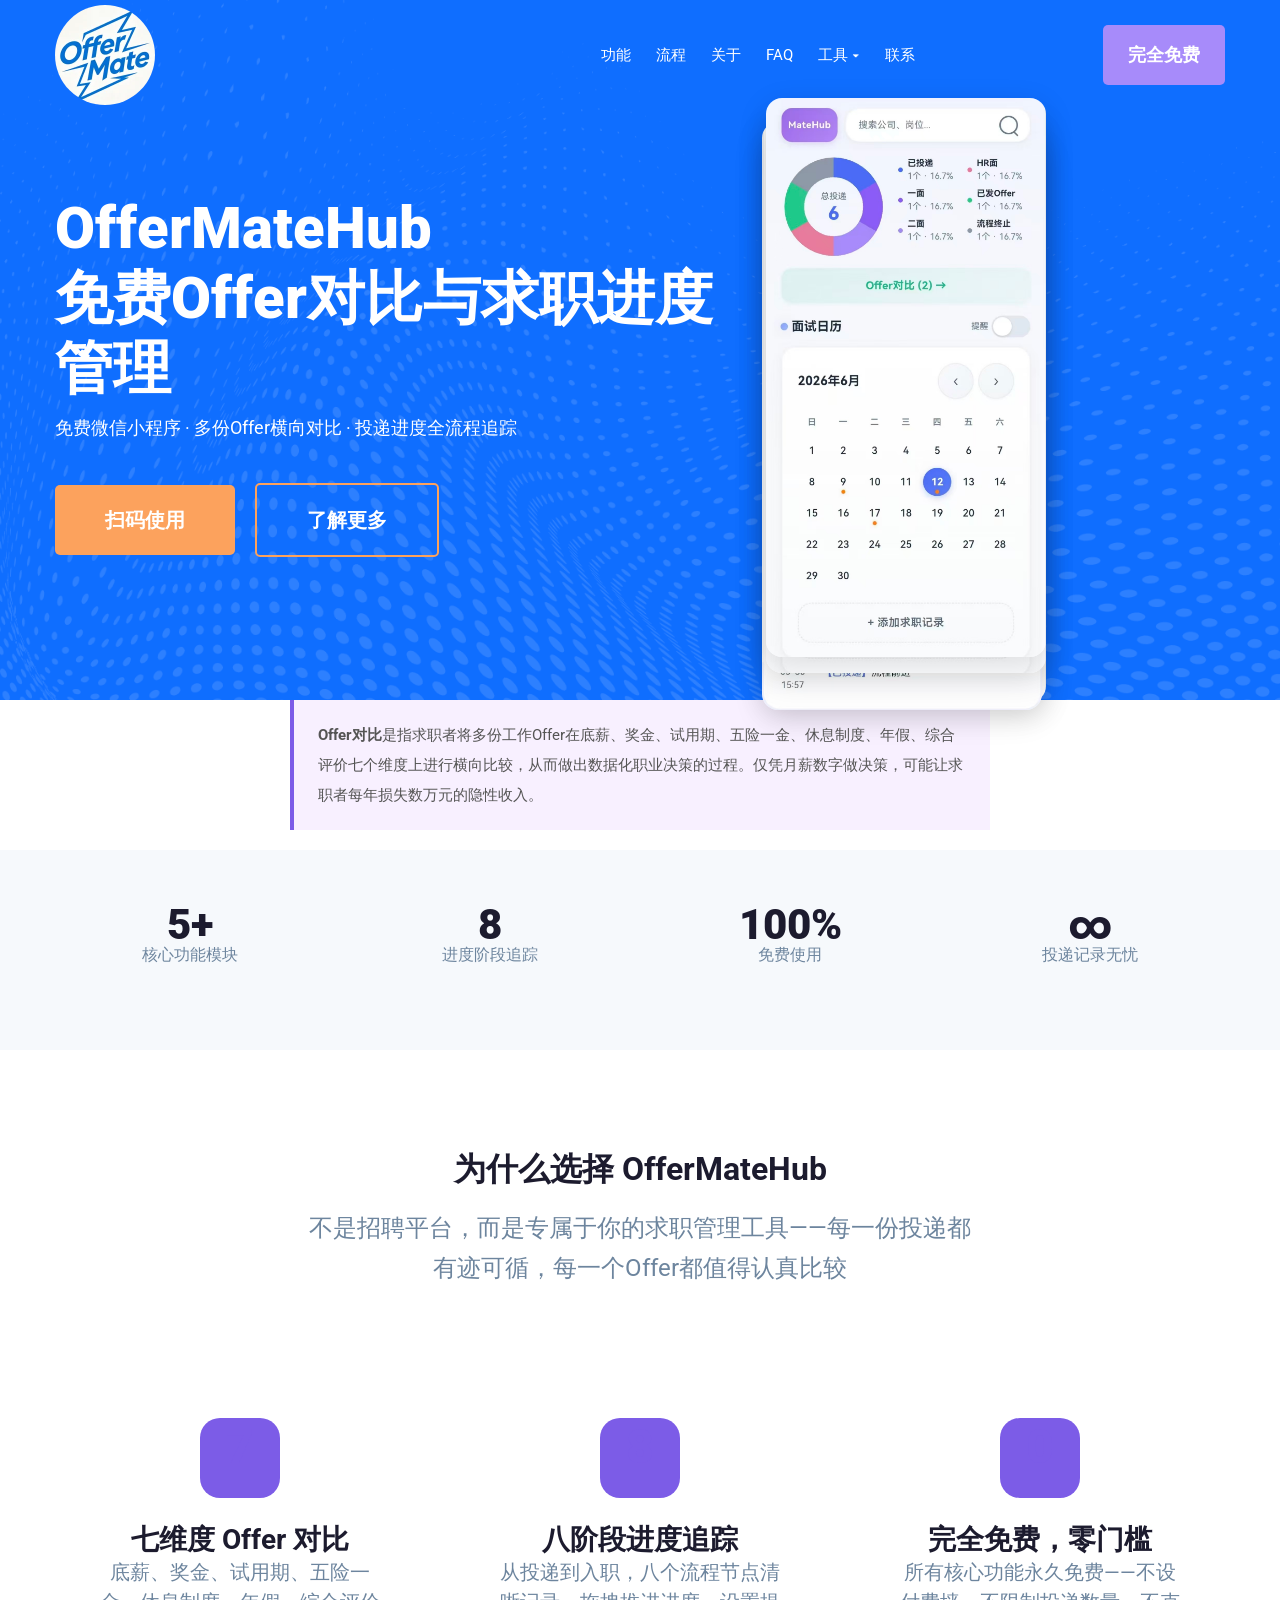
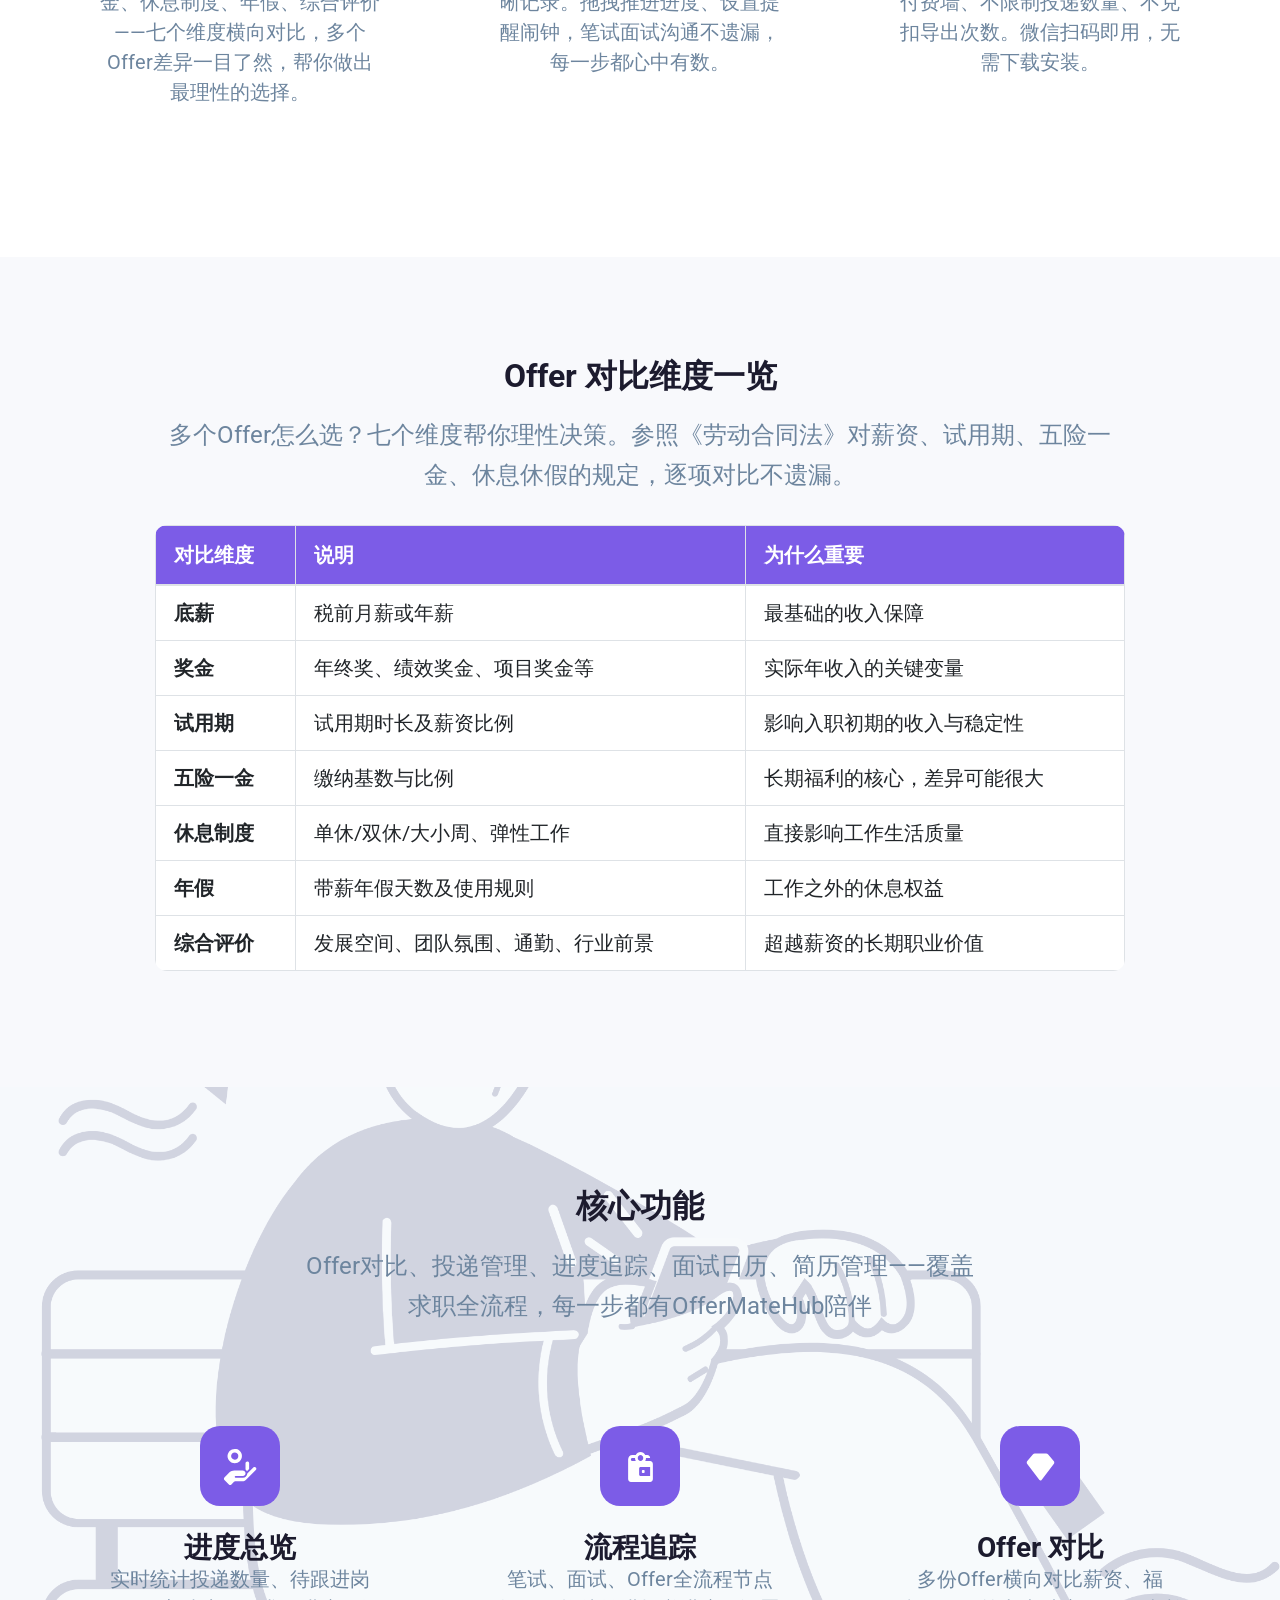
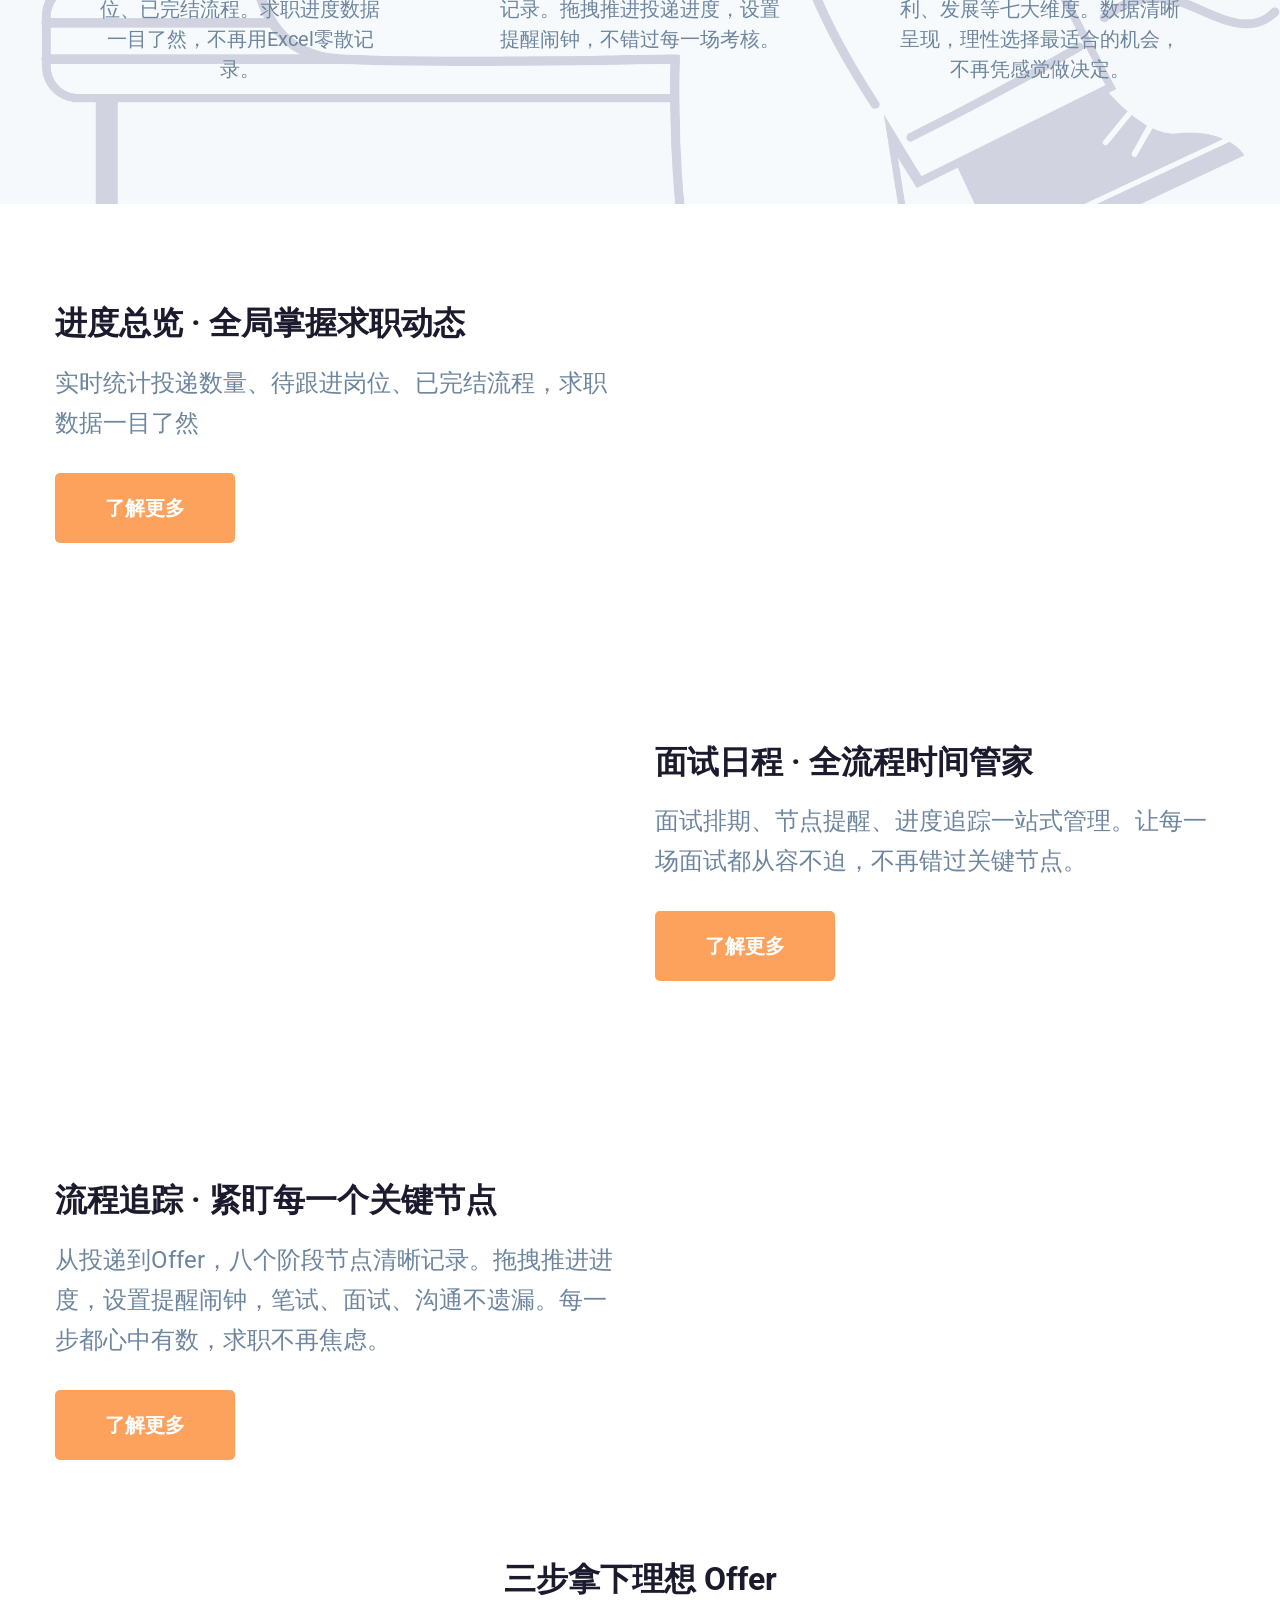
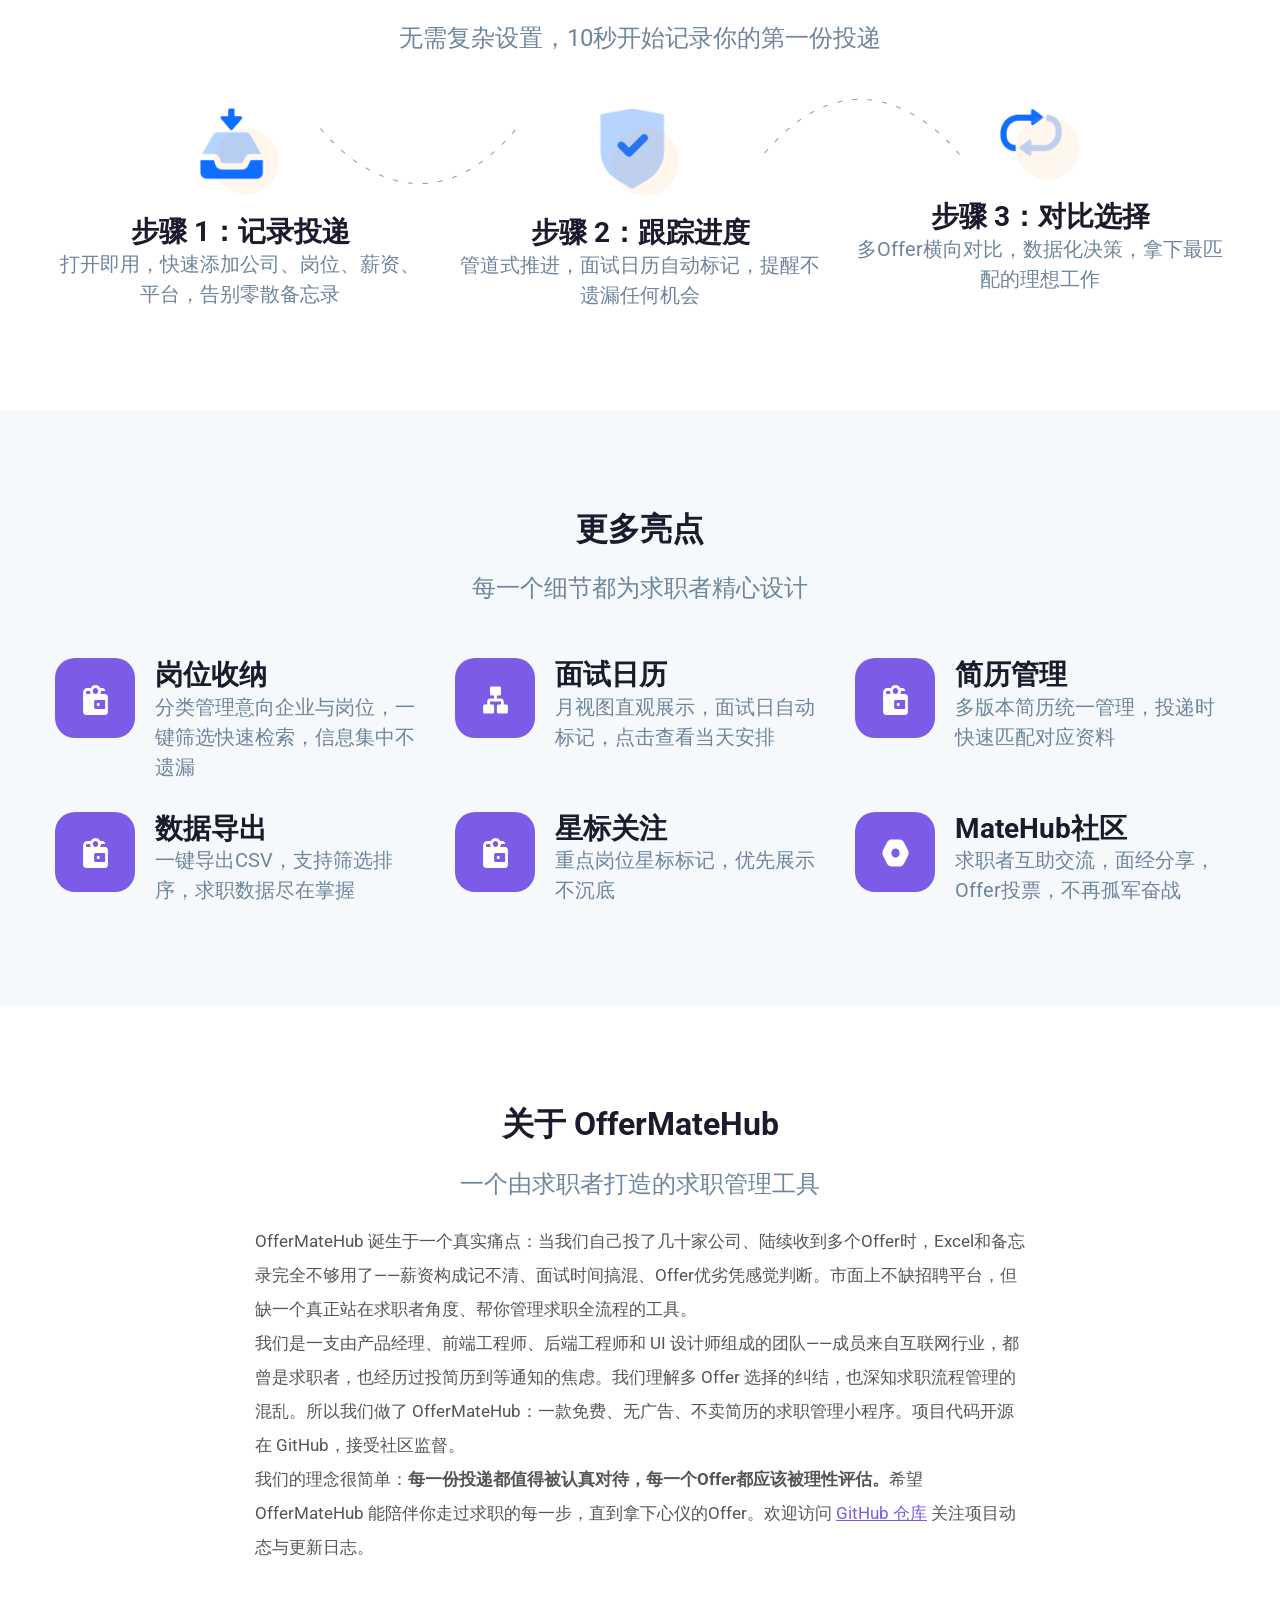
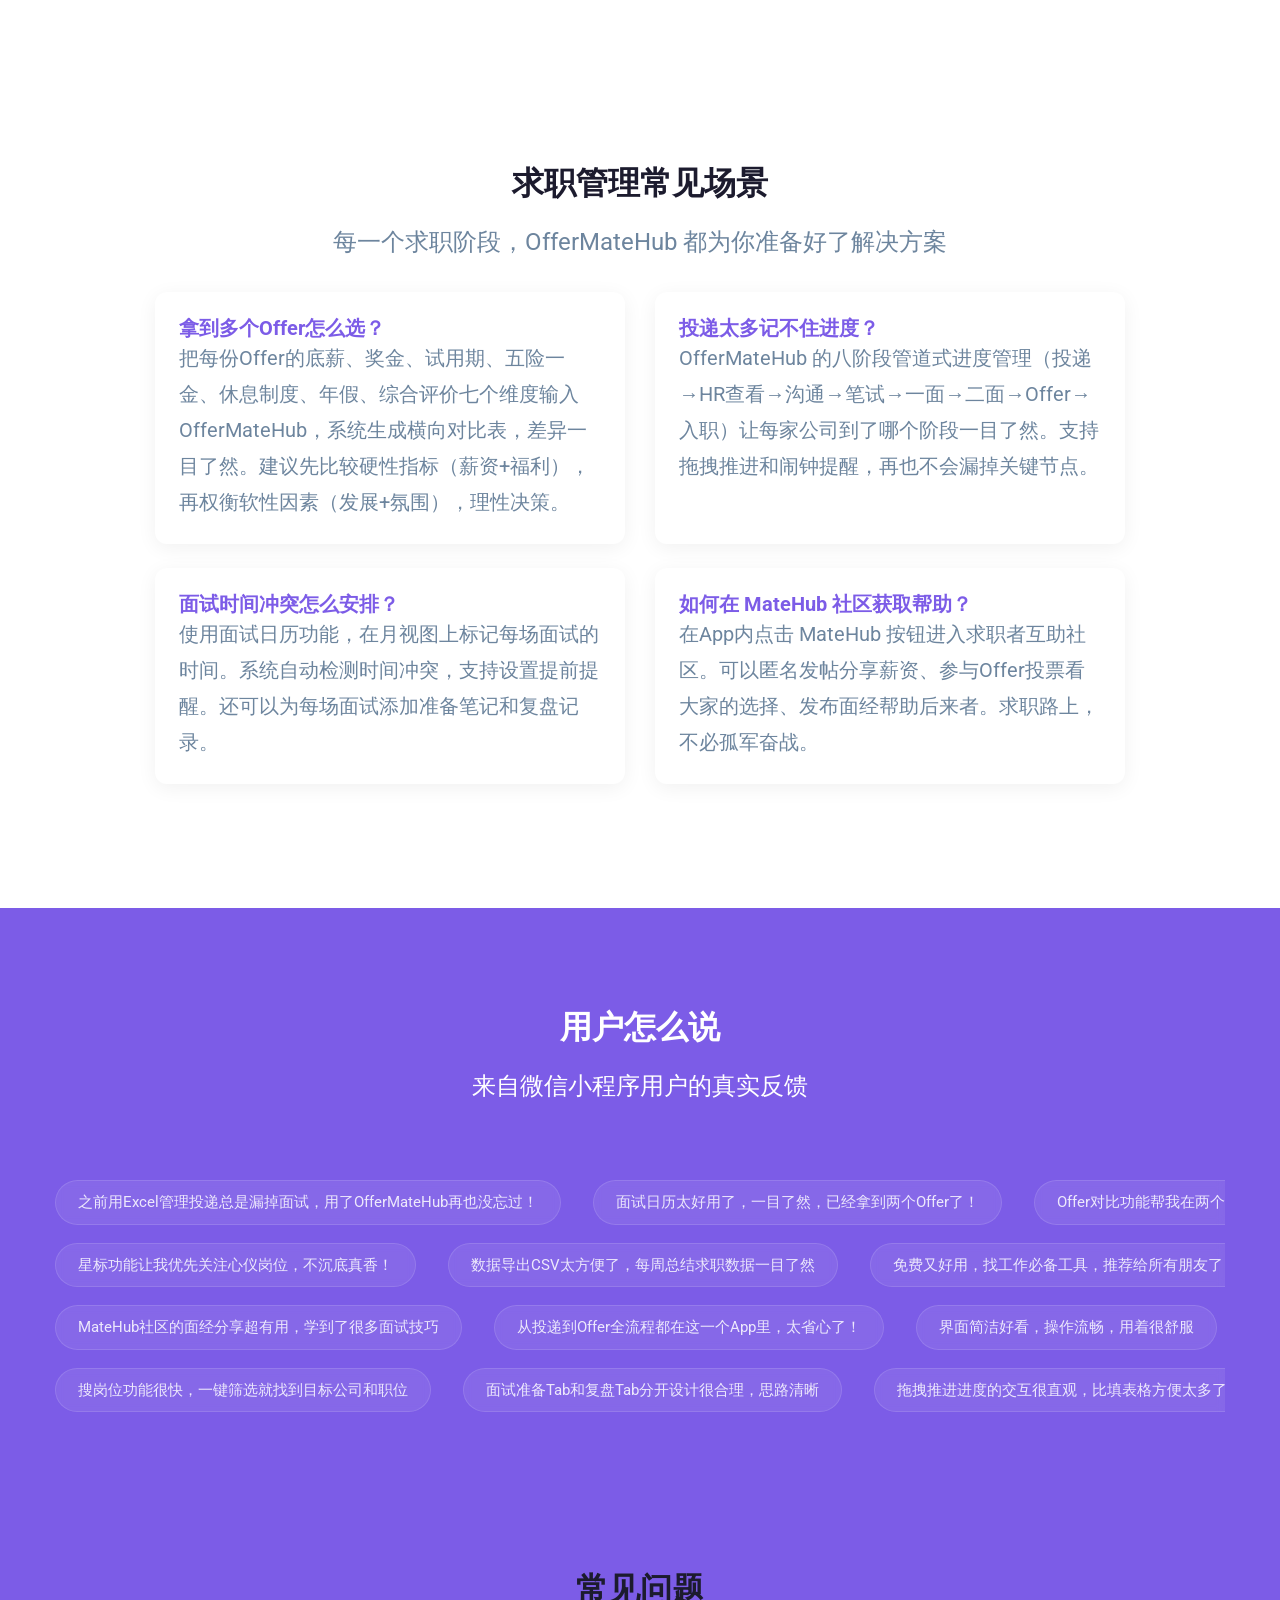
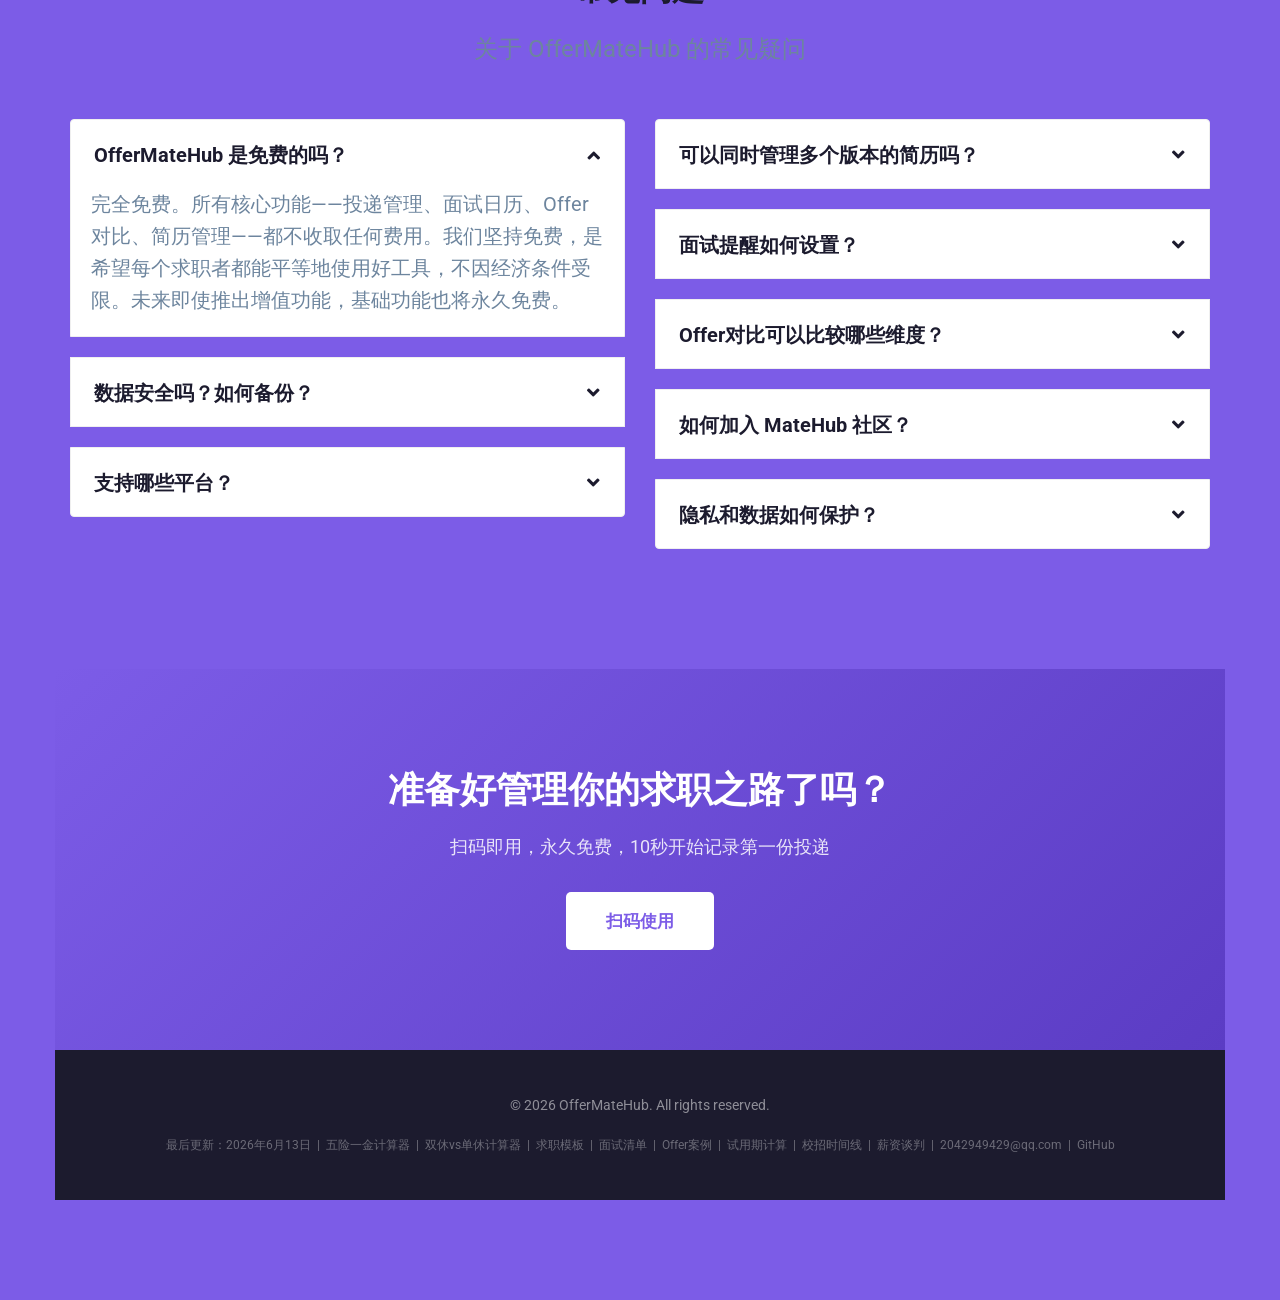
<file: index.html>
<!DOCTYPE html>
<html lang="zh-CN">
<head>
	<meta charset="UTF-8">

	<meta name="viewport" content="width=device-width, initial-scale=1, shrink-to-fit=no">
	<meta name="robots" content="index, follow">

	<title>OfferMateHub · 免费Offer对比与求职进度管理 | 微信小程序</title>
	<meta name="description" content="OfferMateHub 是一款免费的微信小程序，支持多份Offer横向对比薪资福利、投递进度全流程追踪、面试日历提醒。扫码即用，求职管理不再焦虑。">

	<link rel="canonical" href="https://offermatehub.cn/">
	<link rel="preload" href="assets/css/master.css" as="style">
	<link rel="preload" href="style.css" as="style">

		<meta property="og:title" content="OfferMateHub · 免费Offer对比与求职进度管理 | 微信小程序">
		<meta property="og:description" content="免费微信小程序，支持多份Offer横向对比、投递进度追踪、面试日历提醒。扫码即用。">
		<meta property="og:image" content="https://offermatehub.cn/assets/img/qr-code.jpg">
		<meta property="og:url" content="https://offermatehub.cn/">
		<meta property="og:type" content="website">
		<meta property="og:site_name" content="OfferMateHub">

		<meta name="twitter:card" content="summary_large_image">
		<meta name="twitter:title" content="OfferMateHub · 免费Offer对比与求职进度管理 | 微信小程序">
		<meta name="twitter:description" content="免费微信小程序，支持多份Offer横向对比、投递进度追踪、面试日历提醒。">
		<meta name="twitter:image" content="https://offermatehub.cn/assets/img/qr-code.jpg">


	<!--::::: FABICON ICON :::::::-->
	<link rel="icon" href="assets/img/logo/fabicon.png">

    <!--::::: ALL CSS FILES :::::::-->
	<link rel="stylesheet" href="assets/css/plugins/bootstrap.min.css">
	<link rel="stylesheet" href="assets/css/plugins/animate.min.css">
	<link rel="stylesheet" href="assets/css/plugins/fontawesome.css">
	<link rel="stylesheet" href="assets/css/plugins/modal-video.min.css">
	<link rel="stylesheet" href="assets/css/plugins/owl.carousel.css">
	<link rel="stylesheet" href="assets/css/plugins/slicknav.css">
	<link rel="stylesheet" href="assets/css/plugins/loader.css">
	<link rel="stylesheet" href="assets/css/plugins/splitting.css">
	<link rel="stylesheet" href="assets/css/master.css">
	<link rel="stylesheet" href="style.css">


<script type="application/ld+json">
[
  {
    "@context": "https://schema.org",
    "@type": "SoftwareApplication",
    "name": "OfferMateHub",
    "description": "OfferMateHub 是一款免费的微信小程序，支持多份Offer横向对比薪资福利、投递进度全流程追踪、面试日历提醒。扫码即用，求职管理不再焦虑。",
    "applicationCategory": "BusinessApplication",
    "operatingSystem": "WeChat Mini Program",
    "offers": {
      "@type": "Offer",
      "price": "0",
      "priceCurrency": "CNY"
    },
    "url": "https://offermatehub.cn/",
    "image": "https://offermatehub.cn/assets/img/qr-code.jpg"
  },
  {
    "@context": "https://schema.org",
    "@type": "Organization",
    "name": "OfferMateHub",
    "url": "https://offermatehub.cn/",
    "logo": "https://offermatehub.cn/assets/img/logo/OfferMateLogo.webp",
    "description": "OfferMateHub 是一款免费的微信小程序，专注求职Offer对比与投递进度管理。",
    "contactPoint": {
      "@type": "ContactPoint",
      "email": "2042949429@qq.com",
      "contactType": "customer support",
      "availableLanguage": ["Chinese"]
    },
    "sameAs": [
      "https://github.com/husuting/offermatehub"
    ]
  },
  {
    "@context": "https://schema.org",
    "@type": "WebSite",
    "name": "OfferMateHub",
    "url": "https://offermatehub.cn/",
    "potentialAction": {
      "@type": "SearchAction",
      "target": "https://offermatehub.cn/?s={search_term_string}",
      "query-input": "required name=search_term_string"
    }
  },
  {
    "@context": "https://schema.org",
    "@type": "FAQPage",
    "mainEntity": [
      {
        "@type": "Question",
        "name": "OfferMateHub 是免费的吗？",
        "acceptedAnswer": {
          "@type": "Answer",
          "text": "完全免费。所有核心功能——投递管理、面试日历、Offer对比、简历管理——都不收取任何费用。我们坚持免费，是希望每个求职者都能平等地使用好工具，不因经济条件受限。未来即使推出增值功能，基础功能也将永久免费。"
        }
      },
      {
        "@type": "Question",
        "name": "数据安全吗？如何备份？",
        "acceptedAnswer": {
          "@type": "Answer",
          "text": "数据存储在微信小程序本地，不会上传到任何第三方服务器。你可以随时通过CSV导出功能将投递记录、Offer对比数据导出备份。建议定期导出保存，以防手机数据丢失。"
        }
      },
      {
        "@type": "Question",
        "name": "支持哪些平台？",
        "acceptedAnswer": {
          "@type": "Answer",
          "text": "目前支持微信小程序，在微信中搜索OfferMateHub即可使用，无需下载安装。iOS和Android独立App版本正在规划中，预计后续版本支持跨平台数据同步。Web端管理后台也在技术评估阶段，敬请期待。"
        }
      },
      {
        "@type": "Question",
        "name": "可以同时管理多个版本的简历吗？",
        "acceptedAnswer": {
          "@type": "Answer",
          "text": "可以。在"简历管理"模块中可以创建多份简历，针对不同公司、不同岗位定制不同版本。投递时选择对应的简历即可快速匹配。例如投递技术岗和产品岗，可以使用侧重不同的两份简历，提高简历与岗位的匹配度。"
        }
      },
      {
        "@type": "Question",
        "name": "面试提醒如何设置？",
        "acceptedAnswer": {
          "@type": "Answer",
          "text": "在"面试日历"中添加面试日期后，系统会自动在日历月视图上标记。点击具体日期可以设置提醒闹钟，支持提前30分钟、1小时、1天等多种提醒时间。开启微信通知权限后，系统会在设定时间通过微信服务通知提醒你，确保不会错过任何一场面试。"
        }
      },
      {
        "@type": "Question",
        "name": "Offer对比可以比较哪些维度？",
        "acceptedAnswer": {
          "@type": "Answer",
          "text": "底薪、奖金、试用期、五险一金、休息制度、年假、综合评价——共七个维度横向对比。输入每份Offer的数据后，系统自动生成对比表并高亮差异项。建议参照《劳动合同法》相关规定，重点关注五险一金缴纳基数和试用期薪资比例，这些往往是Offer中最容易被忽视但影响最大的部分。"
        }
      },
      {
        "@type": "Question",
        "name": "如何加入 MateHub 社区？",
        "acceptedAnswer": {
          "@type": "Answer",
          "text": "在小程序首页底部点击"MateHub"按钮即可进入社区。社区支持匿名发帖，可以分享面经、参与Offer投票、发布薪资信息供大家参考。所有帖子按"最新"和"热门"排序，优质内容会被加精推荐。社区倡导互助和真诚分享，拒绝广告和引流行为。"
        }
      },
      {
        "@type": "Question",
        "name": "隐私和数据如何保护？",
        "acceptedAnswer": {
          "@type": "Answer",
          "text": "我们高度重视你的隐私安全。所有投递记录、Offer数据和简历内容仅存储在你的微信小程序本地和你的个人云端备份中，不会用于任何商业用途。我们不会出售、分享或分析你的个人求职数据。CSV导出功能让你随时拥有数据的完整控制权。如需彻底清除数据，在小程序中一键删除即可。"
        }
      }
    ]
  },
  {
    "@context": "https://schema.org",
    "@type": "HowTo",
    "name": "如何使用 OfferMateHub 拿下理想 Offer",
    "description": "10秒开始记录你的第一份投递，三步完成求职全流程管理",
    "step": [
      {
        "@type": "HowToStep",
        "position": 1,
        "name": "记录投递",
        "text": "打开即用，快速添加公司、岗位、薪资、平台，告别零散备忘录"
      },
      {
        "@type": "HowToStep",
        "position": 2,
        "name": "跟踪进度",
        "text": "管道式推进，面试日历自动标记，提醒不遗漏任何机会"
      },
      {
        "@type": "HowToStep",
        "position": 3,
        "name": "对比选择",
        "text": "多Offer横向对比，数据化决策，拿下最匹配的理想工作"
      }
    ]
  }
]
</script>
</head>

<body>
<a href="#main-content" class="skip-link" style="position:absolute;top:-100px;left:16px;background:#7c5ce7;color:#fff;padding:8px 16px;border-radius:4px;z-index:9999;font-size:14px;transition:top .2s" onfocus="this.style.top='16px'" onblur="this.style.top='-100px'">跳转到主内容</a>
	
	<!--::::: PRELOADER :::::::-->

	<div class="mesh-loader">
      <div class="set-one">
        <div class="circle"></div>
        <div class="circle"></div>
      </div>
      <div class="set-two">
        <div class="circle"></div>
        <div class="circle"></div>
      </div>
    </div>
    <!--::::: PRELOADER :::::::-->

    <!--::::: HEADER AREA START :::::::-->
	<header>
		<div class="header_area header_absolute" id="header">
			<div class="container">
				<div class="row">
					<div class="col-6 col-lg-2 align-self-center">
						<div class="logo">
							<a href="index.html"><img src="assets/img/logo/OfferMateLogo.webp" alt="OfferMateHub" style="width:100px;height:100px;border-radius:50%;object-fit:cover;vertical-align:middle;"></a>
						</div>
					</div>
					<div class="col-6 col-lg-7 align-self-center">
						<div class="main_menu d-none d-lg-block text-right">
									<ul id="nav_menu" class="scroll">
										<li><a href="#features">功能</a></li>
										<li><a href="#how-it-works">流程</a></li>
										<li><a href="#about">关于</a></li>
										<li><a href="#faq">FAQ</a></li>
										<li><a href="javascript:void(0)">工具 ▾</a>
											<ul>
												<li><a href="wxyj-calculator.html">五险一金计算器</a></li>
												<li><a href="rest-calculator.html">双休vs单休计算器</a></li>
												<li><a href="templates.html">求职模板下载</a></li>
												<li><a href="interview-checklist.html">面试准备清单</a></li>
												<li><a href="offer-cases.html">Offer对比案例</a></li>
												<li><a href="probation-calculator.html">试用期计算器</a></li>
												<li><a href="campus-timeline.html">校招时间线</a></li>
												<li><a href="salary-negotiation.html">薪资谈判</a></li>
											</ul>
										</li>
										<li><a href="mailto:2042949429@qq.com" title="2042949429@qq.com">联系</a></li>
									</ul>
						</div>
						<div class="mobile_menu d-lg-none"></div>
					</div>
					<div class="col-lg-3 d-none d-lg-block text-right align-self-center">
						<a href="#" class="action_btn">完全免费</a>
					</div>
				</div>
			</div>
		</div>
	</header>
	<!--::::: HEADER AREA END :::::::-->

	<!--::::: WELCOME AREA START :::::::-->
	<div id="main-content" class="welcome_area" style="background-image: url(assets/img/bg/hero1.png); background-repeat: no-repeat; background-size: cover; background-position: center center;">
		<div class="container">
			<div class="row">
				<div class="col-lg-7 align-self-center">
					<div class="title" data-scroll>
						<h1 class="white_con" data-splitting>OfferMateHub<br>免费Offer对比与求职进度管理</h1>
						<div class="space-10"></div>
						<p data-splitting class="white_con" style="font-size:18px;margin:0;color:rgba(255,255,255,0.85);">免费微信小程序 · 多份Offer横向对比 · 投递进度全流程追踪</p>
						<div class="space-40"></div>

                            <span class="qr-btn-wrapper">
                                <a href="#" class="btn2">扫码使用</a>
                                <span class="qr-tooltip"><img src="assets/img/qr-code.jpg" alt="扫码使用小程序" width="180" height="180"></span>
                            </span>
                            <a href="#features" class="btn2" style="background:transparent;border:2px solid #fca25d;margin-left:15px;">了解更多</a>
					</div>
				</div>
				<div class="col-lg-5 align-self-center">
					
					<div class="apps wow fadeInRight stack-container" style="position:relative;width:280px;height:560px;margin:0 auto;">
						<img class="apps_img screen-shot stack-card" src="assets/img/screen/index.jpg" alt="OfferMateHub小程序首页截图" data-i="9" loading="lazy" style="max-width:280px;border-radius:16px;position:absolute;top:20px;left:0;z-index:3;transition:transform 0.4s ease;">
						<img class="apps_img screen-shot stack-card" src="assets/img/screen/index.jpg" alt="OfferMateHub小程序首页截图" data-i="0" loading="lazy" style="max-width:280px;border-radius:16px;position:absolute;top:0;left:0;z-index:9;transition:transform 0.4s ease;">
						<img class="apps_img screen-shot stack-card" src="assets/img/screen/process_record.jpg" alt="OfferMateHub投递进度追踪截图" data-i="5" loading="lazy" style="max-width:280px;border-radius:16px;position:absolute;top:10px;left:0;z-index:5;transition:transform 0.4s ease;">
						<img class="apps_img screen-shot stack-card" src="assets/img/screen/offer_compare.jpg" alt="OfferMateHub Offer对比功能截图" data-i="3" loading="lazy" style="max-width:280px;border-radius:16px;position:absolute;top:20px;left:0;z-index:0;transition:transform 0.4s ease;">
					</div>
				</div>
			</div>
		</div>
	</div>
	<!--::::: WELCOME AREA END :::::::-->

	<!-- Definition block -->
	<div style="background:#f8f0ff;border-left:4px solid #7c5ce7;padding:20px 24px;max-width:700px;margin:0 auto 20px;font-size:15px;line-height:2;color:#555">
	    <p style="margin:0"><strong>Offer对比</strong>是指求职者将多份工作Offer在底薪、奖金、试用期、五险一金、休息制度、年假、综合评价七个维度上进行横向比较，从而做出数据化职业决策的过程。仅凭月薪数字做决策，可能让求职者每年损失数万元的隐性收入。</p>
	</div>

	<!--::::: LOGO AREA START :::::::-->
		<div class="logo_area primary_bg">
			<div class="container">
				<div class="row">
					<div class="col-12">
						<div class="row text-center justify-content-center" style="padding:40px 0">
							<div class="col-md-3 col-6" style="margin-bottom:20px">
								<div style="font-size:42px;font-weight:900;color:#1c1b2e">5+</div>
								<div style="font-size:16px;color:#6d859e">核心功能模块</div>
							</div>
							<div class="col-md-3 col-6" style="margin-bottom:20px">
								<div style="font-size:42px;font-weight:900;color:#1c1b2e">8</div>
								<div style="font-size:16px;color:#6d859e">进度阶段追踪</div>
							</div>
							<div class="col-md-3 col-6" style="margin-bottom:20px">
								<div style="font-size:42px;font-weight:900;color:#1c1b2e">100%</div>
								<div style="font-size:16px;color:#6d859e">免费使用</div>
							</div>
							<div class="col-md-3 col-6" style="margin-bottom:20px">
								<div style="font-size:42px;font-weight:900;color:#1c1b2e">∞</div>
								<div style="font-size:16px;color:#6d859e">投递记录无忧</div>
							</div>
						</div>
					</div>
				</div>
			</div>
		</div>
	<!--::::: LOGO AREA END :::::::-->
		<!--::::: WHY CHOOSE AREA START :::::::-->
		<div id="why-us" class="feature_area section-padding">
			<div class="container">
				<div class="row">
					<div class="col-lg-7 text-center m-auto">
						<div class="heading hbm wow fadeInUp">
							<h2>为什么选择 OfferMateHub</h2>
							<p>不是招聘平台，而是专属于你的求职管理工具——每一份投递都有迹可循，每一个Offer都值得认真比较</p>
						</div>
					</div>
				</div>
				<div class="row justify-content-center" style="margin-top:30px">
					<div class="col-lg-4 wow fadeInUp" data-wow-delay=".3s">
						<div class="single_core_feature">
							<div class="icon_box">
								<h2 style="font-size:48px;font-weight:900;color:#7c5ce7;margin:0">7</h2>
							</div>
							<div class="content_box">
								<h3>七维度 Offer 对比</h3>
								<p>底薪、奖金、试用期、五险一金、休息制度、年假、综合评价——七个维度横向对比，多个Offer差异一目了然，帮你做出最理性的选择。</p>
							</div>
						</div>
					</div>
					<div class="col-lg-4 wow fadeInUp" data-wow-delay=".5s">
						<div class="single_core_feature">
							<div class="icon_box">
								<h2 style="font-size:48px;font-weight:900;color:#7c5ce7;margin:0">8</h2>
							</div>
							<div class="content_box">
								<h3>八阶段进度追踪</h3>
								<p>从投递到入职，八个流程节点清晰记录。拖拽推进进度、设置提醒闹钟，笔试面试沟通不遗漏，每一步都心中有数。</p>
							</div>
						</div>
					</div>
					<div class="col-lg-4 wow fadeInUp" data-wow-delay=".7s">
						<div class="single_core_feature">
							<div class="icon_box">
								<h2 style="font-size:48px;font-weight:900;color:#7c5ce7;margin:0">0</h2>
							</div>
							<div class="content_box">
								<h3>完全免费，零门槛</h3>
								<p>所有核心功能永久免费——不设付费墙、不限制投递数量、不克扣导出次数。微信扫码即用，无需下载安装。</p>
							</div>
						</div>
					</div>
				</div>
			</div>
		</div>
		<!--::::: WHY CHOOSE AREA END :::::::-->
		<!--::::: OFFER COMPARE TABLE AREA START :::::::-->
		<div class="section-padding" style="background:#f8f9fc;">
			<div class="container">
				<div class="row">
					<div class="col-lg-10 m-auto">
						<div class="heading text-center wow fadeInUp">
							<h2>Offer 对比维度一览</h2>
							<p>多个Offer怎么选？七个维度帮你理性决策。参照《劳动合同法》对薪资、试用期、五险一金、休息休假的规定，逐项对比不遗漏。</p>
						</div>
						<div class="table-responsive" style="margin-top:30px;">
							<table class="table table-bordered" style="background:#fff;border-radius:12px;overflow:hidden;">
								<thead style="background:#7c5ce7;color:#fff;">
									<tr>
										<th style="padding:14px 18px;">对比维度</th>
										<th style="padding:14px 18px;">说明</th>
										<th style="padding:14px 18px;">为什么重要</th>
									</tr>
								</thead>
								<tbody>
									<tr>
										<td style="padding:12px 18px;"><strong>底薪</strong></td>
										<td style="padding:12px 18px;">税前月薪或年薪</td>
										<td style="padding:12px 18px;">最基础的收入保障</td>
									</tr>
									<tr>
										<td style="padding:12px 18px;"><strong>奖金</strong></td>
										<td style="padding:12px 18px;">年终奖、绩效奖金、项目奖金等</td>
										<td style="padding:12px 18px;">实际年收入的关键变量</td>
									</tr>
									<tr>
										<td style="padding:12px 18px;"><strong>试用期</strong></td>
										<td style="padding:12px 18px;">试用期时长及薪资比例</td>
										<td style="padding:12px 18px;">影响入职初期的收入与稳定性</td>
									</tr>
									<tr>
										<td style="padding:12px 18px;"><strong>五险一金</strong></td>
										<td style="padding:12px 18px;">缴纳基数与比例</td>
										<td style="padding:12px 18px;">长期福利的核心，差异可能很大</td>
									</tr>
									<tr>
										<td style="padding:12px 18px;"><strong>休息制度</strong></td>
										<td style="padding:12px 18px;">单休/双休/大小周、弹性工作</td>
										<td style="padding:12px 18px;">直接影响工作生活质量</td>
									</tr>
									<tr>
										<td style="padding:12px 18px;"><strong>年假</strong></td>
										<td style="padding:12px 18px;">带薪年假天数及使用规则</td>
										<td style="padding:12px 18px;">工作之外的休息权益</td>
									</tr>
									<tr>
										<td style="padding:12px 18px;"><strong>综合评价</strong></td>
										<td style="padding:12px 18px;">发展空间、团队氛围、通勤、行业前景</td>
										<td style="padding:12px 18px;">超越薪资的长期职业价值</td>
									</tr>
								</tbody>
							</table>
						</div>
					</div>
				</div>
			</div>
		</div>
		<!--::::: OFFER COMPARE TABLE AREA END :::::::-->



	<!--::::: CORE FEATURE AREA START :::::::-->
	<div id="features" class="core_feature_area section-padding2 primary_bg" style="position:relative;overflow:hidden;">
			<img src="assets/img/feature/hero31.png" alt="" style="position:absolute;top:0;left:0;width:100%;height:100%;object-fit:cover;opacity:0.15;pointer-events:none;">
		<div class="container">
			<div class="row">
				<div class="col-lg-7 text-center m-auto">
					<div class="heading hbm wow fadeInUp">
							<h2>核心功能</h2>
							<p>Offer对比、投递管理、进度追踪、面试日历、简历管理——覆盖求职全流程，每一步都有OfferMateHub陪伴</p>
					</div>
				</div>
			</div>
			<div class="row justify-content-center">
				<div class="col-lg-4 wow fadeInUp" data-wow-delay=".4s">
					<div class="single_core_feature">
						<div class="icon_box">
							<img src="assets/img/icon/core_feature11.png" alt="">
						</div>
						<div class="content_box">
								<h3>进度总览</h3>
								<p>实时统计投递数量、待跟进岗位、已完结流程。求职进度数据一目了然，不再用Excel零散记录。</p>
						</div>
					</div>
				</div>
				<div class="col-lg-4 wow fadeInUp" data-wow-delay=".6s">
					<div class="single_core_feature">
						<div class="icon_box">
							<img src="assets/img/icon/core_feature12.png" alt="">
						</div>
						<div class="content_box">
								<h3>流程追踪</h3>
								<p>笔试、面试、Offer全流程节点记录。拖拽推进投递进度，设置提醒闹钟，不错过每一场考核。</p>
						</div>
					</div>
				</div>
				<div class="col-lg-4 wow fadeInUp" data-wow-delay=".8s">
					<div class="single_core_feature">
						<div class="icon_box">
							<img src="assets/img/icon/core_feature13.png" alt="">
						</div>
						<div class="content_box">
								<h3>Offer 对比</h3>
								<p>多份Offer横向对比薪资、福利、发展等七大维度。数据清晰呈现，理性选择最适合的机会，不再凭感觉做决定。</p>
						</div>
					</div>
				</div>
			</div>
		</div>
	</div>
	<!--::::: CORE FEATURE AREA END :::::::-->

	<!--::::: FEATURE AREA START :::::::-->
	<div id="overview" class="feature_area section-padding">
		<div class="container">
			<div class="row">
				<div class="col-12 mobile_img">
					<div class="mobile_feature_img">
						<img class="screen-shot" src="assets/img/screen/record_pipe.png" alt="OfferMateHub进度总览功能截图" style="max-width: 480px;border-radius: 16px;" loading="lazy">
					</div>
				</div>
				<div class="col-lg-6">
					<div class="heading wow fadeInUp">
						<h2>进度总览 · 全局掌握求职动态</h2>
						<p>实时统计投递数量、待跟进岗位、已完结流程，求职数据一目了然</p>
						<div class="space-30"></div>
						<a href="#features" class="btn2">了解更多</a>
					</div>
				</div>
				<div class="col-lg-6 tab_img">
					<div class="feature_tab_img_right">
						<img class="screen-shot" src="assets/img/screen/record_pipe.png" alt="OfferMateHub进度总览功能截图" style="max-width: 480px;border-radius: 16px;" loading="lazy">
					</div>
				</div>
				
			</div>
		</div>
	</div>
	<!--::::: FEATURE AREA END :::::::-->

	<!--::::: FEATURE AREA START :::::::-->
	<div id="review" class="feature_area section-padding">
		<div class="container">
			<div class="row justify-content-end">
				<div class="col-12 mobile_img">
					<div class="mobile_feature_img2">
						<img class="screen-shot" src="assets/img/screen/dayrecord.png" alt="OfferMateHub面试日历功能截图" style="max-width: 300px;border-radius: 16px;" loading="lazy">
					</div>
				</div>
				<div class="col-lg-6 tab_img">
					<div class="feature_tab_img_left">
						<img class="screen-shot" src="assets/img/screen/dayrecord.png" alt="OfferMateHub面试日历功能截图" style="max-width: 300px;border-radius: 16px;" loading="lazy">
					</div>
				</div>
				<div class="col-lg-6">
					<div class="heading wow fadeInUp">
							<h2>面试日程 · 全流程时间管家</h2>
							<p>面试排期、节点提醒、进度追踪一站式管理。让每一场面试都从容不迫，不再错过关键节点。</p>
						<div class="space-30"></div>
						<a href="#features" class="btn2">了解更多</a>
					</div>
				</div>
			</div>
		</div>
	</div>
	<!--::::: FEATURE AREA END :::::::-->

	<!--::::: FEATURE AREA START :::::::-->
	<div id="pipeline" class="feature_area section-padding">
		<div class="container">
			<div class="row">
				<div class="col-12 mobile_img">
					<div class="mobile_feature_img">
						<img class="screen-shot" src="assets/img/screen/process8.png" alt="OfferMateHub流程追踪功能截图" style="max-width: 360px;border-radius: 16px;" loading="lazy">
					</div>
				</div>
				<div class="col-lg-6">
					<div class="heading wow fadeInUp">
						<h2>流程追踪 · 紧盯每一个关键节点</h2>
						<p>从投递到Offer，八个阶段节点清晰记录。拖拽推进进度，设置提醒闹钟，笔试、面试、沟通不遗漏。每一步都心中有数，求职不再焦虑。</p>
						<div class="space-30"></div>
						<a href="#features" class="btn2">了解更多</a>
					</div>
				</div>
				<div class="col-lg-6 tab_img">
					<div class="feature_tab_img_right">
						<img class="screen-shot" src="assets/img/screen/process8.png" alt="OfferMateHub流程追踪功能截图" style="max-width: 360px;border-radius: 16px;" loading="lazy">
					</div>
				</div>
				
			</div>
		</div>
	</div>
	<!--::::: FEATURE AREA END :::::::-->

	<!--::::: ABOUT AREA START :::::::-->
	<div id="how-it-works" class="about_area section-padding-bottom2">
		<div class="container">
			<div class="row">
				<div class="col-lg-7 text-center m-auto">
					<div class="heading hbm wow fadeInUp">
							<h2>三步拿下理想 Offer</h2>
							<p>无需复杂设置，10秒开始记录你的第一份投递</p>
					</div>
				</div>
			</div>
			<div class="row justify-content-center">
				<div class="col-lg-4 wow fadeInUp" data-wow-delay=".4s">
					<div class="single_about about_line">
						<div class="single_about_icon">
							<img src="assets/img/icon/work11.png" alt="">
						</div>
						<div class="content_box">
								<h3>步骤 1：记录投递</h3>
								<p>打开即用，快速添加公司、岗位、薪资、平台，告别零散备忘录</p>
						</div>
					</div>
				</div>
				<div class="col-lg-4 wow fadeInUp" data-wow-delay=".6s">
					<div class="single_about about_line about_line2">
						<div class="single_about_icon">
							<img src="assets/img/icon/work12.png" alt="">
						</div>
						<div class="content_box">
								<h3>步骤 2：跟踪进度</h3>
								<p>管道式推进，面试日历自动标记，提醒不遗漏任何机会</p>
						</div>
					</div>
				</div>
				<div class="col-lg-4 wow fadeInUp" data-wow-delay=".8s">
					<div class="single_about">
						<div class="single_about_icon">
							<img src="assets/img/icon/work13.png" alt="">
						</div>
						<div class="content_box">
								<h3>步骤 3：对比选择</h3>
								<p>多Offer横向对比，数据化决策，拿下最匹配的理想工作</p>
						</div>
					</div>
				</div>
			</div>
		</div>
	</div>
	<!--::::: ABOUT AREA END :::::::-->

	<!--::::: MORE FEATURE AREA START :::::::-->
	<div class="more_feature_area section-padding2 primary_bg">
		<div class="container">
			<div class="row">
				<div class="col-lg-7 text-center m-auto">
					<div class="heading hbm wow fadeInUp">
							<h2>更多亮点</h2>
							<p>每一个细节都为求职者精心设计</p>
					</div>
				</div>
			</div>
			<div class="row justify-content-center">
				<div class="col-lg-4 wow fadeInUp" data-wow-delay=".4s">
					<div class="single_more_feature">
						<div class="icon_box more_feature_icon">
							<img src="assets/img/icon/more_feature11.png" alt="">
						</div>
						<div class="content_box more_feature_content">
								<h3>岗位收纳</h3>
								<p>分类管理意向企业与岗位，一键筛选快速检索，信息集中不遗漏</p>
						</div>
					</div>
				</div>
				<div class="col-lg-4 wow fadeInUp" data-wow-delay=".5s">
					<div class="single_more_feature">
						<div class="icon_box more_feature_icon">
							<img src="assets/img/icon/more_feature12.png" alt="">
						</div>
						<div class="content_box more_feature_content">
								<h3>面试日历</h3>
								<p>月视图直观展示，面试日自动标记，点击查看当天安排</p>
						</div>
					</div>
				</div>
				<div class="col-lg-4 wow fadeInUp" data-wow-delay=".6s">
					<div class="single_more_feature">
						<div class="icon_box more_feature_icon">
							<img src="assets/img/icon/more_feature11.png" alt="">
						</div>
						<div class="content_box more_feature_content">
								<h3>简历管理</h3>
								<p>多版本简历统一管理，投递时快速匹配对应资料</p>
						</div>
					</div>
				</div>
				<div class="col-lg-4 wow fadeInUp" data-wow-delay=".7s">
					<div class="single_more_feature">
						<div class="icon_box more_feature_icon">
							<img src="assets/img/icon/more_feature11.png" alt="">
						</div>
						<div class="content_box more_feature_content">
								<h3>数据导出</h3>
								<p>一键导出CSV，支持筛选排序，求职数据尽在掌握</p>
						</div>
					</div>
				</div>
				<div class="col-lg-4 wow fadeInUp" data-wow-delay=".8s">
					<div class="single_more_feature">
						<div class="icon_box more_feature_icon">
							<img src="assets/img/icon/more_feature11.png" alt="">
						</div>
						<div class="content_box more_feature_content">
								<h3>星标关注</h3>
								<p>重点岗位星标标记，优先展示不沉底</p>
						</div>
					</div>
				</div>
				<div class="col-lg-4 wow fadeInUp" data-wow-delay=".9s">
					<div class="single_more_feature">
						<div class="icon_box more_feature_icon">
							<img src="assets/img/icon/more_feature16.png" alt="">
						</div>
						<div class="content_box more_feature_content">
								<h3>MateHub社区</h3>
								<p>求职者互助交流，面经分享，Offer投票，不再孤军奋战</p>
						</div>
					</div>
				</div>
			</div>
		</div>
	</div>
	<!--::::: MORE FEATURE AREA END :::::::-->

          <!--::::: ABOUT AREA START :::::::-->
          <div id="about" class="feature_area section-padding">
            <div class="container">
              <div class="row">
                <div class="col-lg-8 m-auto text-center">
                  <div class="heading wow fadeInUp">
                    <h2>关于 OfferMateHub</h2>
                    <p>一个由求职者打造的求职管理工具</p>
                  </div>
                  <div class="space-20"></div>
                  <p style="font-size:17px;line-height:2;color:#555;text-align:left;">
                  OfferMateHub 诞生于一个真实痛点：当我们自己投了几十家公司、陆续收到多个Offer时，Excel和备忘录完全不够用了——薪资构成记不清、面试时间搞混、Offer优劣凭感觉判断。市面上不缺招聘平台，但缺一个真正站在求职者角度、帮你管理求职全流程的工具。
                  </p>
                  <p style="font-size:17px;line-height:2;color:#555;text-align:left;">
                  我们是一支由产品经理、前端工程师、后端工程师和 UI 设计师组成的团队——成员来自互联网行业，都曾是求职者，也经历过投简历到等通知的焦虑。我们理解多 Offer 选择的纠结，也深知求职流程管理的混乱。所以我们做了 OfferMateHub：一款免费、无广告、不卖简历的求职管理小程序。项目代码开源在 GitHub，接受社区监督。
                  </p>
                  <p style="font-size:17px;line-height:2;color:#555;text-align:left;">
                  我们的理念很简单：<strong>每一份投递都值得被认真对待，每一个Offer都应该被理性评估。</strong>希望 OfferMateHub 能陪伴你走过求职的每一步，直到拿下心仪的Offer。欢迎访问 <a href="https://github.com/husuting/offermatehub" target="_blank" rel="noopener" style="color:#7c5ce7;text-decoration:underline;">GitHub 仓库</a> 关注项目动态与更新日志。
                  </p>
                </div>
              </div>
            </div>
          </div>
          <!--::::: ABOUT AREA END :::::::-->
		<!--::::: GEO Q&A AREA START :::::::-->
		<div class="section-padding">
			<div class="container">
				<div class="row">
					<div class="col-lg-10 m-auto">
						<div class="heading text-center wow fadeInUp">
							<h2>求职管理常见场景</h2>
							<p>每一个求职阶段，OfferMateHub 都为你准备好了解决方案</p>
						</div>
						<div class="row" style="margin-top:30px;">
							<div class="col-lg-6" style="margin-bottom:24px;">
								<div style="background:#fff;border-radius:12px;padding:24px;box-shadow:0 4px 20px rgba(0,0,0,0.06);height:100%;">
									<h5 style="color:#7c5ce7;">拿到多个Offer怎么选？</h5>
									<p style="margin:0;line-height:1.8;">把每份Offer的底薪、奖金、试用期、五险一金、休息制度、年假、综合评价七个维度输入OfferMateHub，系统生成横向对比表，差异一目了然。建议先比较硬性指标（薪资+福利），再权衡软性因素（发展+氛围），理性决策。</p>
								</div>
							</div>
							<div class="col-lg-6" style="margin-bottom:24px;">
								<div style="background:#fff;border-radius:12px;padding:24px;box-shadow:0 4px 20px rgba(0,0,0,0.06);height:100%;">
									<h5 style="color:#7c5ce7;">投递太多记不住进度？</h5>
									<p style="margin:0;line-height:1.8;">OfferMateHub 的八阶段管道式进度管理（投递→HR查看→沟通→笔试→一面→二面→Offer→入职）让每家公司到了哪个阶段一目了然。支持拖拽推进和闹钟提醒，再也不会漏掉关键节点。</p>
								</div>
							</div>
							<div class="col-lg-6" style="margin-bottom:24px;">
								<div style="background:#fff;border-radius:12px;padding:24px;box-shadow:0 4px 20px rgba(0,0,0,0.06);height:100%;">
									<h5 style="color:#7c5ce7;">面试时间冲突怎么安排？</h5>
									<p style="margin:0;line-height:1.8;">使用面试日历功能，在月视图上标记每场面试的时间。系统自动检测时间冲突，支持设置提前提醒。还可以为每场面试添加准备笔记和复盘记录。</p>
								</div>
							</div>
							<div class="col-lg-6" style="margin-bottom:24px;">
								<div style="background:#fff;border-radius:12px;padding:24px;box-shadow:0 4px 20px rgba(0,0,0,0.06);height:100%;">
									<h5 style="color:#7c5ce7;">如何在 MateHub 社区获取帮助？</h5>
									<p style="margin:0;line-height:1.8;">在App内点击 MateHub 按钮进入求职者互助社区。可以匿名发帖分享薪资、参与Offer投票看大家的选择、发布面经帮助后来者。求职路上，不必孤军奋战。</p>
								</div>
							</div>
						</div>
					</div>
				</div>
			</div>
		</div>
		<!--::::: GEO Q&A AREA END :::::::-->


		

	<!--::::: TESTIMONIAL AREA START :::::::-->
	<div class="testimonial_area section-padding third_bg">
		<div class="container">
			<div class="row">
				<div class="col-lg-7 text-center m-auto">
					<div class="heading hbm white wow fadeInUp">
							<h2>用户怎么说</h2>
							<p>来自微信小程序用户的真实反馈</p>
					</div>
				</div>
			</div>
		<div class="danmaku-container">
			<div class="danmaku-row" style="--speed: 28s;">
				<div class="danmaku-track">
					<span class="danmaku-item">之前用Excel管理投递总是漏掉面试，用了OfferMateHub再也没忘过！</span>
					<span class="danmaku-item">面试日历太好用了，一目了然，已经拿到两个Offer了！</span>
					<span class="danmaku-item">Offer对比功能帮我在两个Offer间做出了最理性的选择</span>
					<span class="danmaku-item">流程管道让我清楚每家公司到了哪个阶段，心里有数！</span>
					<span class="danmaku-item">面试复盘帮我积累了很多经验，面试越来越有信心</span>
					<span class="danmaku-item">简历管理功能很实用，不同岗位投不同版本的简历</span>
				</div>
				<div class="danmaku-track">
					<span class="danmaku-item">之前用Excel管理投递总是漏掉面试，用了OfferMateHub再也没忘过！</span>
					<span class="danmaku-item">面试日历太好用了，一目了然，已经拿到两个Offer了！</span>
					<span class="danmaku-item">Offer对比功能帮我在两个Offer间做出了最理性的选择</span>
					<span class="danmaku-item">流程管道让我清楚每家公司到了哪个阶段，心里有数！</span>
					<span class="danmaku-item">面试复盘帮我积累了很多经验，面试越来越有信心</span>
					<span class="danmaku-item">简历管理功能很实用，不同岗位投不同版本的简历</span>
				</div>
			</div>
			<div class="danmaku-row" style="--speed: 35s;">
				<div class="danmaku-track">
					<span class="danmaku-item">星标功能让我优先关注心仪岗位，不沉底真香！</span>
					<span class="danmaku-item">数据导出CSV太方便了，每周总结求职数据一目了然</span>
					<span class="danmaku-item">免费又好用，找工作必备工具，推荐给所有朋友了！</span>
					<span class="danmaku-item">进度总览一眼就能看到投了多少家，效率翻倍</span>
					<span class="danmaku-item">闹钟提醒再也不会错过笔试面试，救了我好几次！</span>
				</div>
				<div class="danmaku-track">
					<span class="danmaku-item">星标功能让我优先关注心仪岗位，不沉底真香！</span>
					<span class="danmaku-item">数据导出CSV太方便了，每周总结求职数据一目了然</span>
					<span class="danmaku-item">免费又好用，找工作必备工具，推荐给所有朋友了！</span>
					<span class="danmaku-item">进度总览一眼就能看到投了多少家，效率翻倍</span>
					<span class="danmaku-item">闹钟提醒再也不会错过笔试面试，救了我好几次！</span>
				</div>
			</div>
			<div class="danmaku-row" style="--speed: 22s;">
				<div class="danmaku-track">
					<span class="danmaku-item">MateHub社区的面经分享超有用，学到了很多面试技巧</span>
					<span class="danmaku-item">从投递到Offer全流程都在这一个App里，太省心了！</span>
					<span class="danmaku-item">界面简洁好看，操作流畅，用着很舒服</span>
					<span class="danmaku-item">每天打开看看自己的求职进度，踏实感满满</span>
					<span class="danmaku-item">对比维度很全面，底薪奖金休假一目了然，太好用了</span>
					<span class="danmaku-item">匿名发帖功能让我敢在社区分享薪资，得到很多建议</span>
				</div>
				<div class="danmaku-track">
					<span class="danmaku-item">MateHub社区的面经分享超有用，学到了很多面试技巧</span>
					<span class="danmaku-item">从投递到Offer全流程都在这一个App里，太省心了！</span>
					<span class="danmaku-item">界面简洁好看，操作流畅，用着很舒服</span>
					<span class="danmaku-item">每天打开看看自己的求职进度，踏实感满满</span>
					<span class="danmaku-item">对比维度很全面，底薪奖金休假一目了然，太好用了</span>
					<span class="danmaku-item">匿名发帖功能让我敢在社区分享薪资，得到很多建议</span>
				</div>
			</div>
			<div class="danmaku-row" style="--speed: 40s;">
				<div class="danmaku-track">
					<span class="danmaku-item">搜岗位功能很快，一键筛选就找到目标公司和职位</span>
					<span class="danmaku-item">面试准备Tab和复盘Tab分开设计很合理，思路清晰</span>
					<span class="danmaku-item">拖拽推进进度的交互很直观，比填表格方便太多了</span>
					<span class="danmaku-item">Offer投票功能挺有意思的，看看大家的意见参考一下</span>
					<span class="danmaku-item">每次面完回来填复盘，感觉自己在持续进步</span>
				</div>
				<div class="danmaku-track">
					<span class="danmaku-item">搜岗位功能很快，一键筛选就找到目标公司和职位</span>
					<span class="danmaku-item">面试准备Tab和复盘Tab分开设计很合理，思路清晰</span>
					<span class="danmaku-item">拖拽推进进度的交互很直观，比填表格方便太多了</span>
					<span class="danmaku-item">Offer投票功能挺有意思的，看看大家的意见参考一下</span>
					<span class="danmaku-item">每次面完回来填复盘，感觉自己在持续进步</span>
				</div>
			</div>
		</div>
	<!--::::: TESTIMONIAL AREA END :::::::-->

	<!--::::: FAQ AREA START :::::::-->
	<div id="faq" class="faq_area section-padding">
		<div class="container">
			<div class="row">
				<div class="col-lg-7 text-center m-auto">
					<div class="heading hbm wow fadeInUp">
							<h2>常见问题</h2>
							<p>关于 OfferMateHub 的常见疑问</p>
					</div>
				</div>
			</div>
			<div class="row">
				<div class="col-lg-6">
					<div class="c_faq wow fadeInRight" data-wow-delay=".3s">
						<div class="accordion" id="accx">
						  <div class="card">
						    <div class="card-header" id="card1">
						      <h2 class="mb-0">
						        <button class="btn btn-link btn-block text-left" type="button" data-toggle="collapse" data-target="#cls1" aria-expanded="true" aria-controls="cls1">
						          OfferMateHub 是免费的吗？
						        </button>
						      </h2>
						    </div>

						    <div id="cls1" class="collapse show" aria-labelledby="card1" data-parent="#accx">
						      <div class="card-body">
						      完全免费。所有核心功能——投递管理、面试日历、Offer对比、简历管理——都不收取任何费用。我们坚持免费，是希望每个求职者都能平等地使用好工具，不因经济条件受限。未来即使推出增值功能，基础功能也将永久免费。
						      </div>
						    </div>
						  </div>
						  <div class="card">
						    <div class="card-header" id="card2">
						      <h2 class="mb-0">
						        <button class="btn btn-link btn-block text-left collapsed" type="button" data-toggle="collapse" data-target="#cls2" aria-expanded="false" aria-controls="cls2">
						         数据安全吗？如何备份？
						        </button>
						      </h2>
						    </div>
						    <div id="cls2" class="collapse" aria-labelledby="card2" data-parent="#accx">
						      <div class="card-body">
						      数据存储在微信小程序本地，不会上传到任何第三方服务器。你可以随时通过CSV导出功能将投递记录、Offer对比数据导出备份。建议定期导出保存，以防手机数据丢失。
						      </div>
						    </div>
						  </div>
						  <div class="card">
						    <div class="card-header" id="card3">
						      <h2 class="mb-0">
						        <button class="btn btn-link btn-block text-left collapsed" type="button" data-toggle="collapse" data-target="#cls3" aria-expanded="false" aria-controls="cls3">
						          支持哪些平台？
						        </button>
						      </h2>
						    </div>
						    <div id="cls3" class="collapse" aria-labelledby="card3" data-parent="#accx">
						      <div class="card-body">
						      目前支持微信小程序，在微信中搜索"OfferMateHub"即可使用，无需下载安装。iOS和Android独立App版本正在规划中，预计后续版本支持跨平台数据同步。Web端管理后台也在技术评估阶段，敬请期待。
						      </div>
						    </div>
						  </div>
						</div>
					</div>
				</div>
				<div class="col-lg-6">
					<div class="c_faq wow fadeInRight" data-wow-delay=".5s">
						<div class="accordion" id="accx2">
						  <div class="card">
						    <div class="card-header" id="card4">
						      <h2 class="mb-0">
						        <button class="btn btn-link btn-block text-left" type="button" data-toggle="collapse" data-target="#cls4" aria-expanded="false" aria-controls="cls4">
						          可以同时管理多个版本的简历吗？
						        </button>
						      </h2>
						    </div>

						    <div id="cls4" class="collapse" aria-labelledby="card4" data-parent="#accx2">
						      <div class="card-body">
						      可以。在"简历管理"模块中可以创建多份简历，针对不同公司、不同岗位定制不同版本。投递时选择对应的简历即可快速匹配。例如投递技术岗和产品岗，可以使用侧重不同的两份简历，提高简历与岗位的匹配度。
						      </div>
						    </div>
						  </div>
						  <div class="card">
						    <div class="card-header" id="card5">
						      <h2 class="mb-0">
						        <button class="btn btn-link btn-block text-left collapsed" type="button" data-toggle="collapse" data-target="#cls5" aria-expanded="false" aria-controls="cls5">
						         面试提醒如何设置？
						        </button>
						      </h2>
						    </div>
						    <div id="cls5" class="collapse" aria-labelledby="card5" data-parent="#accx2">
						      <div class="card-body">
						      在"面试日历"中添加面试日期后，系统会自动在日历月视图上标记。点击具体日期可以设置提醒闹钟，支持提前30分钟、1小时、1天等多种提醒时间。开启微信通知权限后，系统会在设定时间通过微信服务通知提醒你，确保不会错过任何一场面试。
						      </div>
						    </div>
						  </div>
						  <div class="card">
						    <div class="card-header" id="card6">
						      <h2 class="mb-0">
						        <button class="btn btn-link btn-block text-left collapsed" type="button" data-toggle="collapse" data-target="#cls6" aria-expanded="false" aria-controls="cls6">
						          Offer对比可以比较哪些维度？
						        </button>
						      </h2>
						    </div>
						    <div id="cls6" class="collapse" aria-labelledby="card6" data-parent="#accx2">
						      <div class="card-body">
						      底薪、奖金、试用期、五险一金、休息制度、年假、综合评价——共七个维度横向对比。输入每份Offer的数据后，系统自动生成对比表并高亮差异项。建议参照《劳动合同法》相关规定，重点关注五险一金缴纳基数和试用期薪资比例，这些往往是Offer中最容易被忽视但影响最大的部分。
						      </div>
						    </div>
						  </div>
						  <div class="card">
						    <div class="card-header" id="card7">
						      <h2 class="mb-0">
						        <button class="btn btn-link btn-block text-left collapsed" type="button" data-toggle="collapse" data-target="#cls7" aria-expanded="false" aria-controls="cls7">
						          如何加入 MateHub 社区？
						        </button>
						      </h2>
						    </div>
						    <div id="cls7" class="collapse" aria-labelledby="card7" data-parent="#accx2">
						      <div class="card-body">
						      在小程序首页底部点击"MateHub"按钮即可进入社区。社区支持匿名发帖，可以分享面经、参与Offer投票、发布薪资信息供大家参考。所有帖子按"最新"和"热门"排序，优质内容会被加精推荐。社区倡导互助和真诚分享，拒绝广告和引流行为。
						      </div>
						    </div>
						  </div>
                              <div class="card">
                                <div class="card-header" id="card8">
                                  <h2 class="mb-0">
                                    <button class="btn btn-link btn-block text-left collapsed" type="button" data-toggle="collapse" data-target="#cls8" aria-expanded="false" aria-controls="cls8">
                                      隐私和数据如何保护？
                                    </button>
                                  </h2>
                                </div>
                                <div id="cls8" class="collapse" aria-labelledby="card8" data-parent="#accx2">
                                  <div class="card-body">
                                      我们高度重视你的隐私安全。所有投递记录、Offer数据和简历内容仅存储在你的微信小程序本地和你的个人云端备份中，不会用于任何商业用途。我们不会出售、分享或分析你的个人求职数据。CSV导出功能让你随时拥有数据的完整控制权。如需彻底清除数据，在小程序中一键删除即可。
                                  </div>
                                </div>
                              </div>

						</div>
					</div>
				</div>
			</div>
		</div>
	</div>
	<!--::::: FAQ AREA END :::::::-->


    <!--::::: FINAL CTA AREA START :::::::-->
    <div id="cta" class="section-padding text-center" style="background:linear-gradient(135deg, #7c5ce7 0%, #5b3cc4 100%);">
      <div class="container">
        <div class="wow fadeInUp">
          <h2 style="color:#fff;font-size:36px;font-weight:700;">准备好管理你的求职之路了吗？</h2>
          <p style="color:rgba(255,255,255,0.85);font-size:18px;margin:20px 0 30px;">扫码即用，永久免费，10秒开始记录第一份投递</p>
          <span class="qr-btn-wrapper">
            <a href="#" class="btn2" style="background:#fff;color:#7c5ce7;font-weight:600;padding:14px 40px;font-size:17px;">扫码使用</a>
            <span class="qr-tooltip"><img src="assets/img/qr-code.jpg" alt="扫码使用OfferMateHub小程序" width="180" height="180"></span>
          </span>
        </div>
      </div>
    </div>
    <!--::::: FINAL CTA AREA END :::::::-->

    <!--::::: FOOTER AREA START :::::::-->
    <footer style="background:#1c1b2e;padding:40px 0;text-align:center;">
      <div class="container">
        <p style="color:rgba(255,255,255,0.5);font-size:14px;margin:0;">&copy; 2026 OfferMateHub. All rights reserved.</p>
        <p style="color:rgba(255,255,255,0.35);font-size:12px;margin:10px 0 0;">最后更新：2026年6月13日 &nbsp;|&nbsp; <a href="wxyj-calculator.html" style="color:rgba(255,255,255,0.35);text-decoration:none;">五险一金计算器</a> &nbsp;|&nbsp; <a href="rest-calculator.html" style="color:rgba(255,255,255,0.35);text-decoration:none;">双休vs单休计算器</a> &nbsp;|&nbsp; <a href="templates.html" style="color:rgba(255,255,255,0.35);text-decoration:none;">求职模板</a> &nbsp;|&nbsp; <a href="interview-checklist.html" style="color:rgba(255,255,255,0.35);text-decoration:none;">面试清单</a> &nbsp;|&nbsp; <a href="offer-cases.html" style="color:rgba(255,255,255,0.35);text-decoration:none;">Offer案例</a> &nbsp;|&nbsp; <a href="probation-calculator.html" style="color:rgba(255,255,255,0.35);text-decoration:none;">试用期计算</a> &nbsp;|&nbsp; <a href="campus-timeline.html" style="color:rgba(255,255,255,0.35);text-decoration:none;">校招时间线</a> &nbsp;|&nbsp; <a href="salary-negotiation.html" style="color:rgba(255,255,255,0.35);text-decoration:none;">薪资谈判</a> &nbsp;|&nbsp; <a href="mailto:2042949429@qq.com" style="color:rgba(255,255,255,0.35);text-decoration:none;">2042949429@qq.com</a> &nbsp;|&nbsp; <a href="https://github.com/husuting/offermatehub" target="_blank" rel="noopener" style="color:rgba(255,255,255,0.35);text-decoration:none;">GitHub</a></p>
      </div>
    </footer>
    <!--::::: FOOTER AREA END :::::::-->


	<!--::::: ALL JS FILES :::::::-->
	<script src="assets/js/plugins/jquery.2.1.0.min.js"></script>
	<script src="assets/js/plugins/bootstrap.min.js"></script>
	<script src="assets/js/plugins/jquery.nav.js"></script>
	<script src="assets/js/plugins/jquery.waypoints.min.js"></script>
	<script src="assets/js/plugins/jquery-modal-video.min.js"></script>
	<script src="assets/js/plugins/owl.carousel.js"></script>
	<script src="assets/js/plugins/popper.min.js"></script>
	<script src="assets/js/plugins/jquery.slicknav.js"></script>
	<script src="assets/js/plugins/wow.min.js"></script>
	<script src="assets/js/plugins/splitting.js"></script>
	<script src="assets/js/plugins/scroll-out.min.js"></script>
	<script src="assets/js/plugins/jquery.counterup.js"></script>
	<script src="assets/js/plugins/simpleParallax.js"></script>
	<script src="assets/js/main.js"></script>
	<script>
	function shuffleStack(container) {
		var cards = container.querySelectorAll(".stack-card");
		cards.forEach(function(c) {
			var r = (Math.random() - 0.5) * 24;
			var x = (Math.random() - 0.5) * 140;
			var y = Math.random() * 60;
			var z = Math.floor(Math.random() * 99);
			c.style.zIndex = (c.src.indexOf("index.jpg") > -1) ? 999 : z;
			c.style.top = y.toFixed(0) + "px";
			c.style.transform = "rotate(" + r.toFixed(1) + "deg) translateX(" + x.toFixed(0) + "px)";
			c.setAttribute("data-rot", r.toFixed(1));
			c.setAttribute("data-tx", x.toFixed(0));
			c.setAttribute("data-ty", y.toFixed(0));
			c.setAttribute("data-z", z);
		});
	}
	
	document.querySelectorAll(".stack-container").forEach(function(container) {
		var cards = container.querySelectorAll(".stack-card");
		shuffleStack(container);
	
		cards.forEach(function(card) {
			card.addEventListener("click", function() {
				var topZ = 0;
				cards.forEach(function(c) { topZ = Math.max(topZ, parseInt(c.style.zIndex)||0); });
				this.style.zIndex = topZ + 1;
				this.style.top = "0px";
				this.style.transform = "rotate(0deg) translateX(0)";
				cards.forEach(function(c) {
					if (c !== this) {
						c.style.zIndex = c.getAttribute("data-z");
						c.style.top = c.getAttribute("data-ty") + "px";
						c.style.transform = "rotate(" + c.getAttribute("data-rot") + "deg) translateX(" + c.getAttribute("data-tx") + "px)";
					}
				}, this);
			});
		});
	});
	</script>

</body>
</html>
</file>
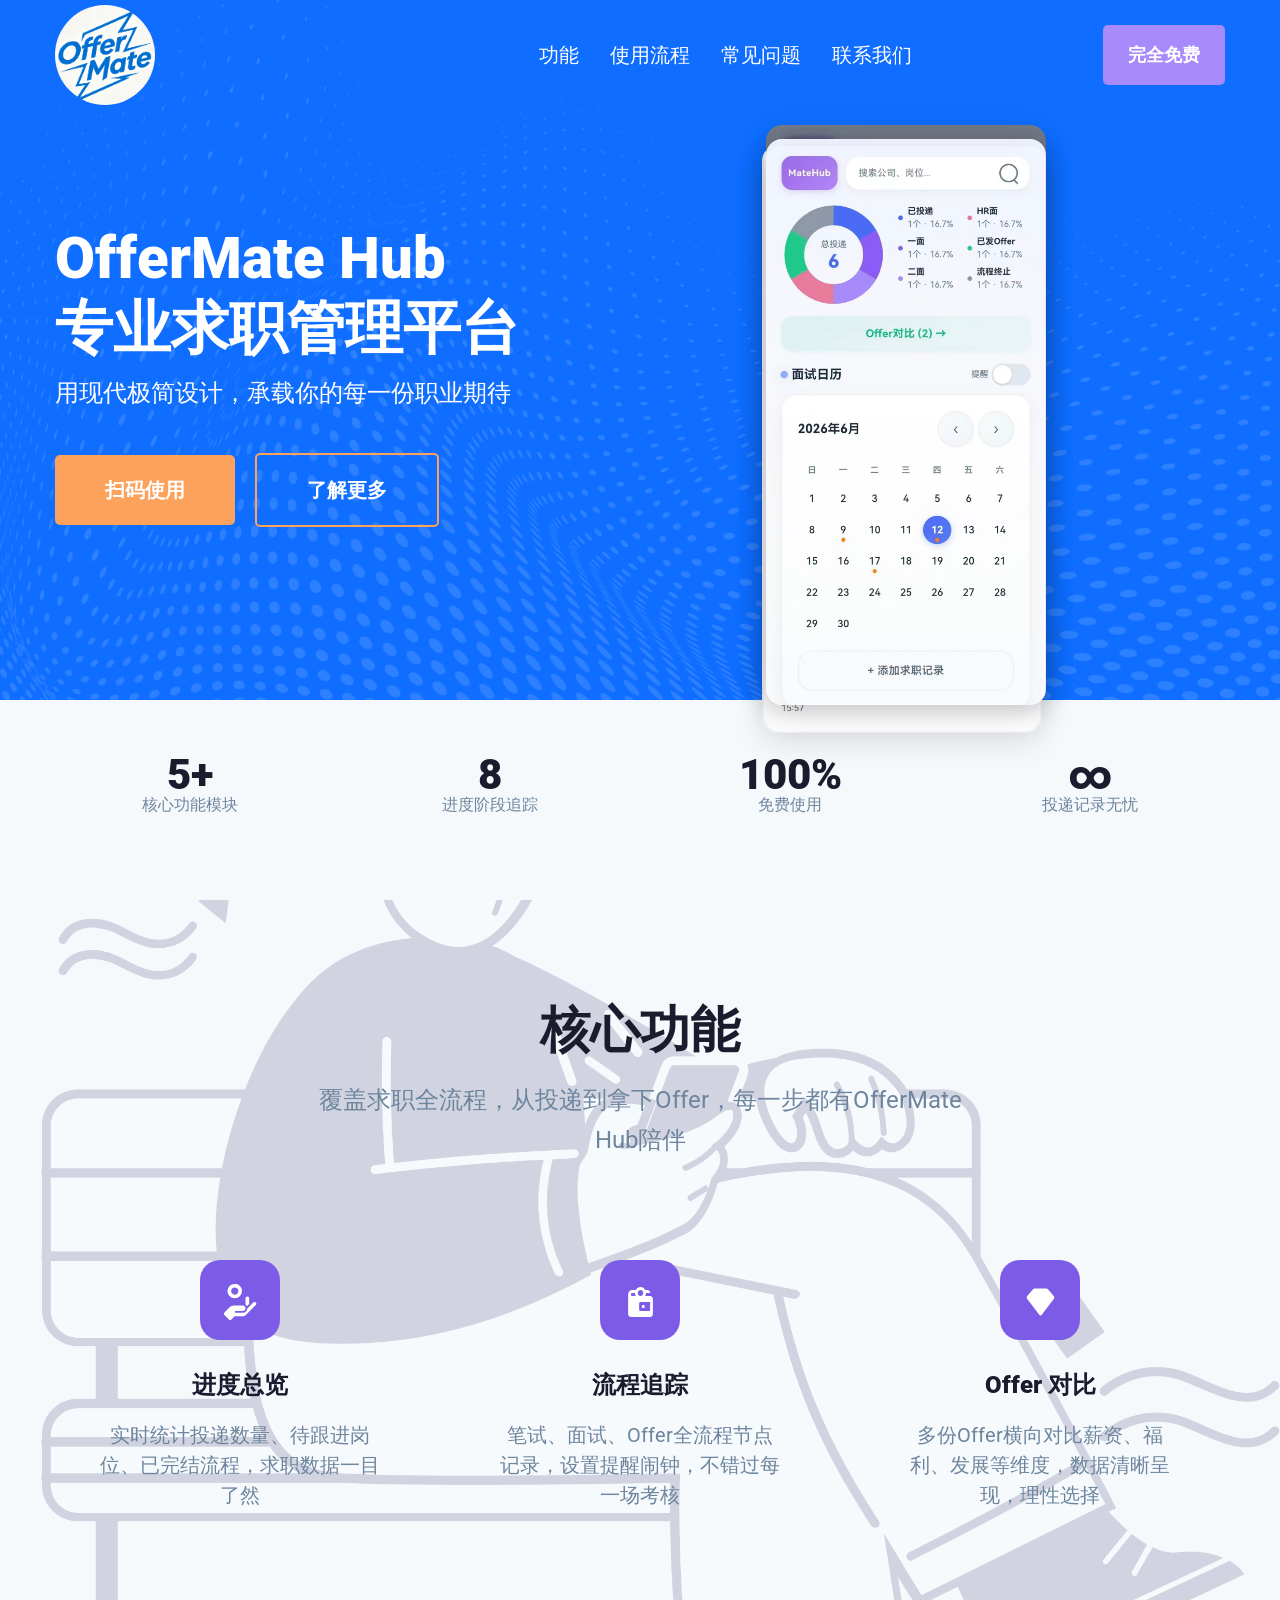
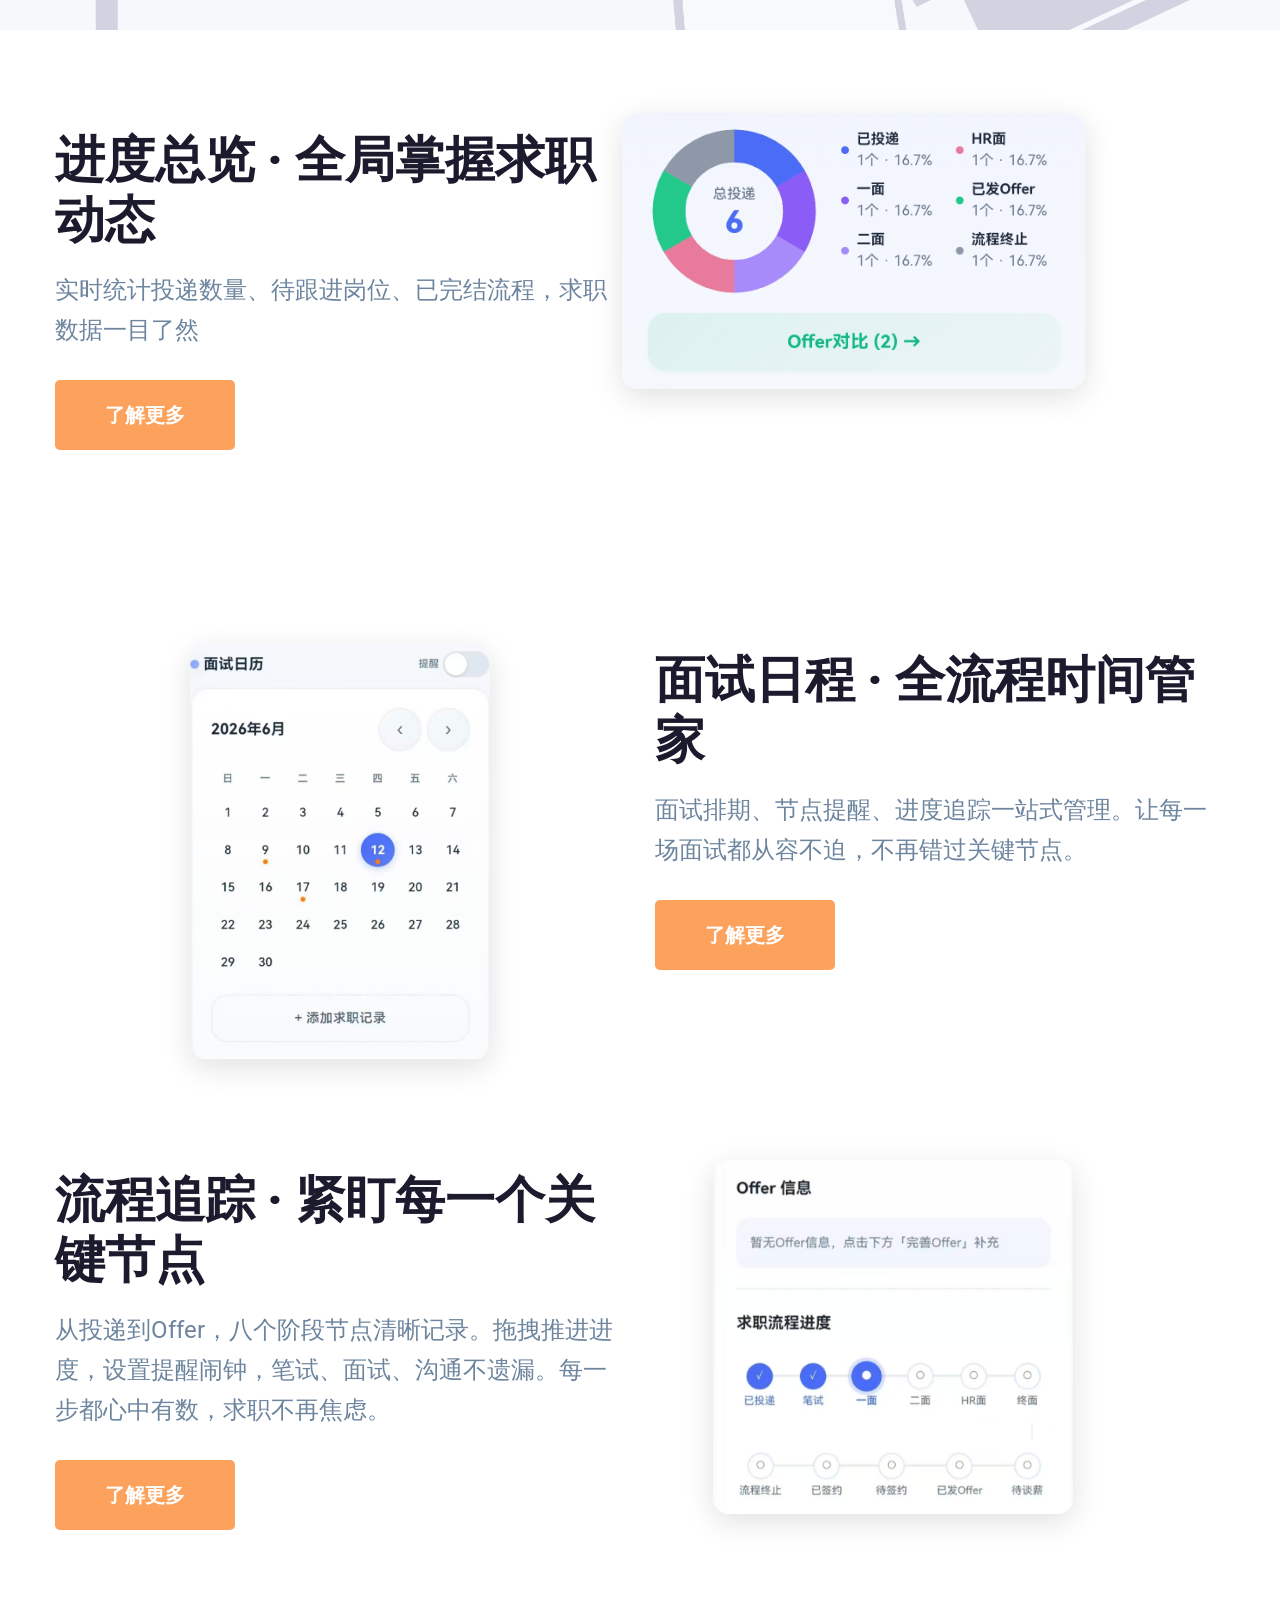
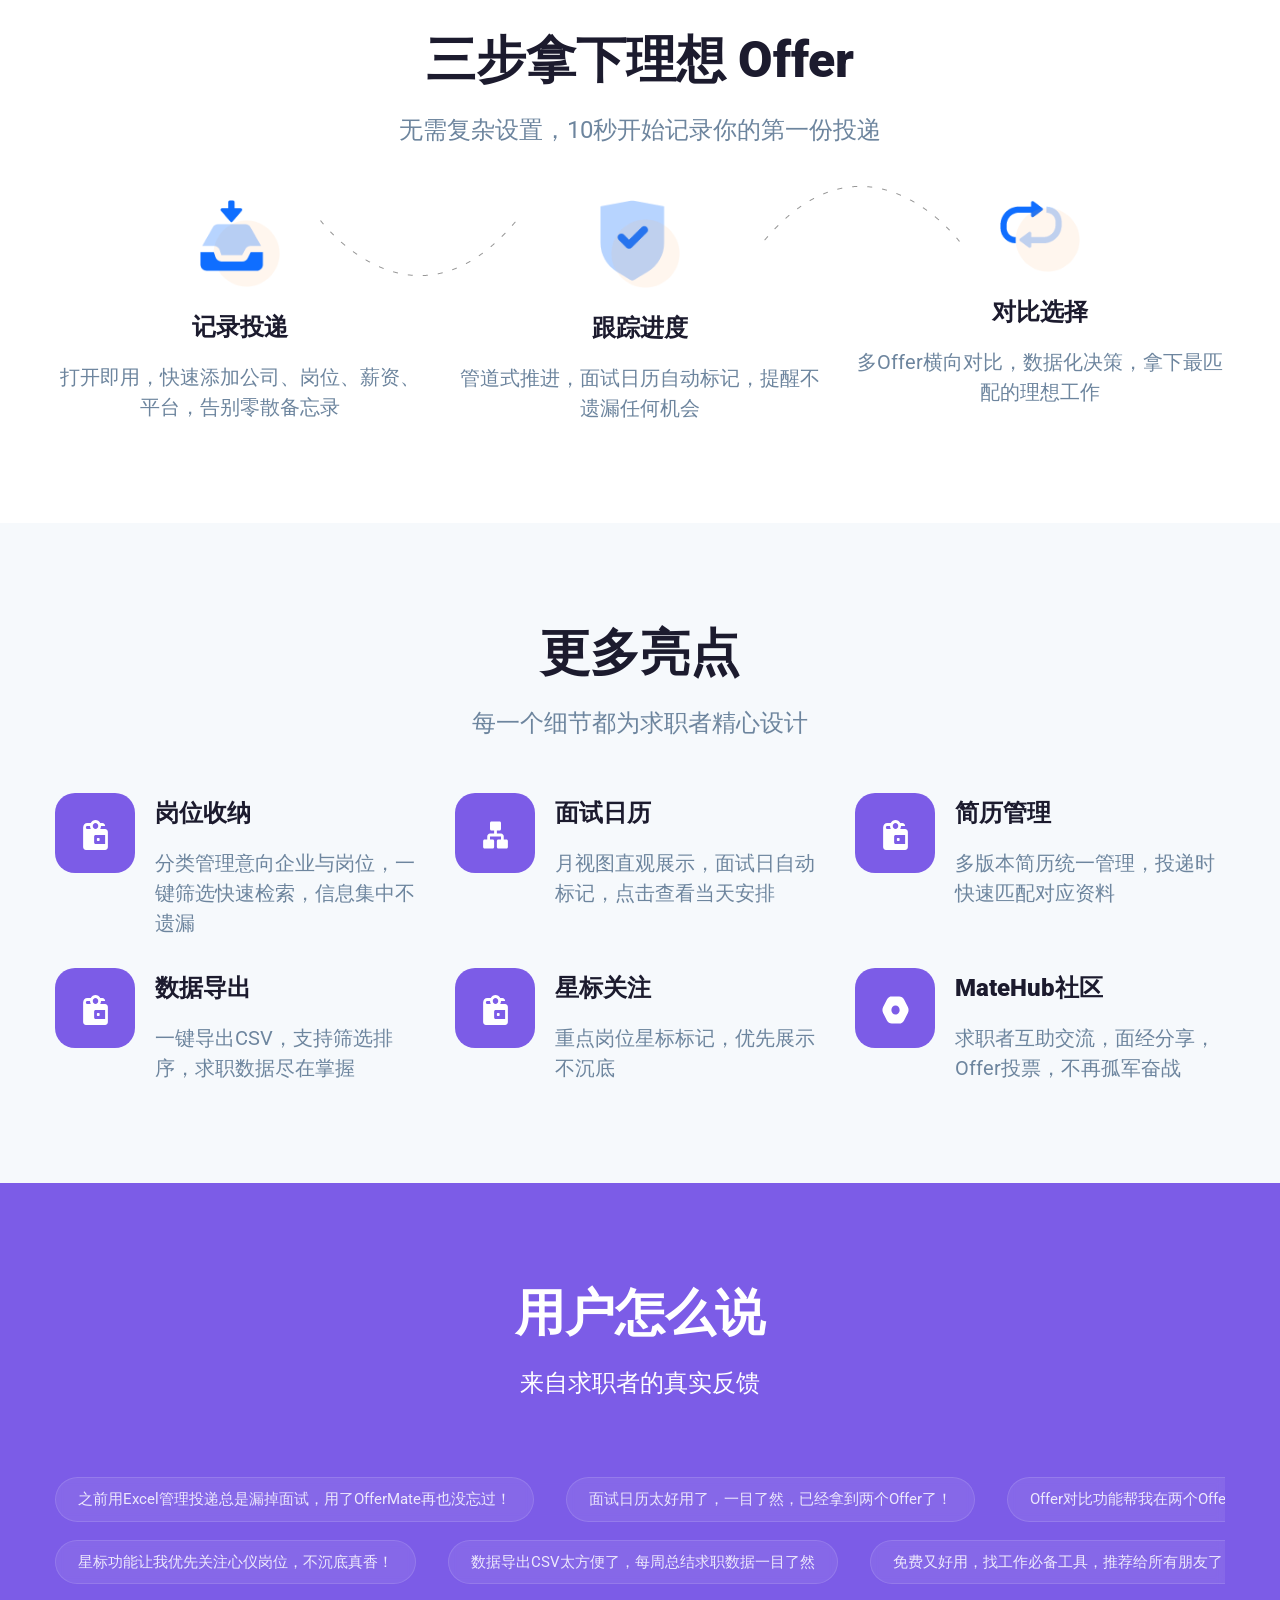
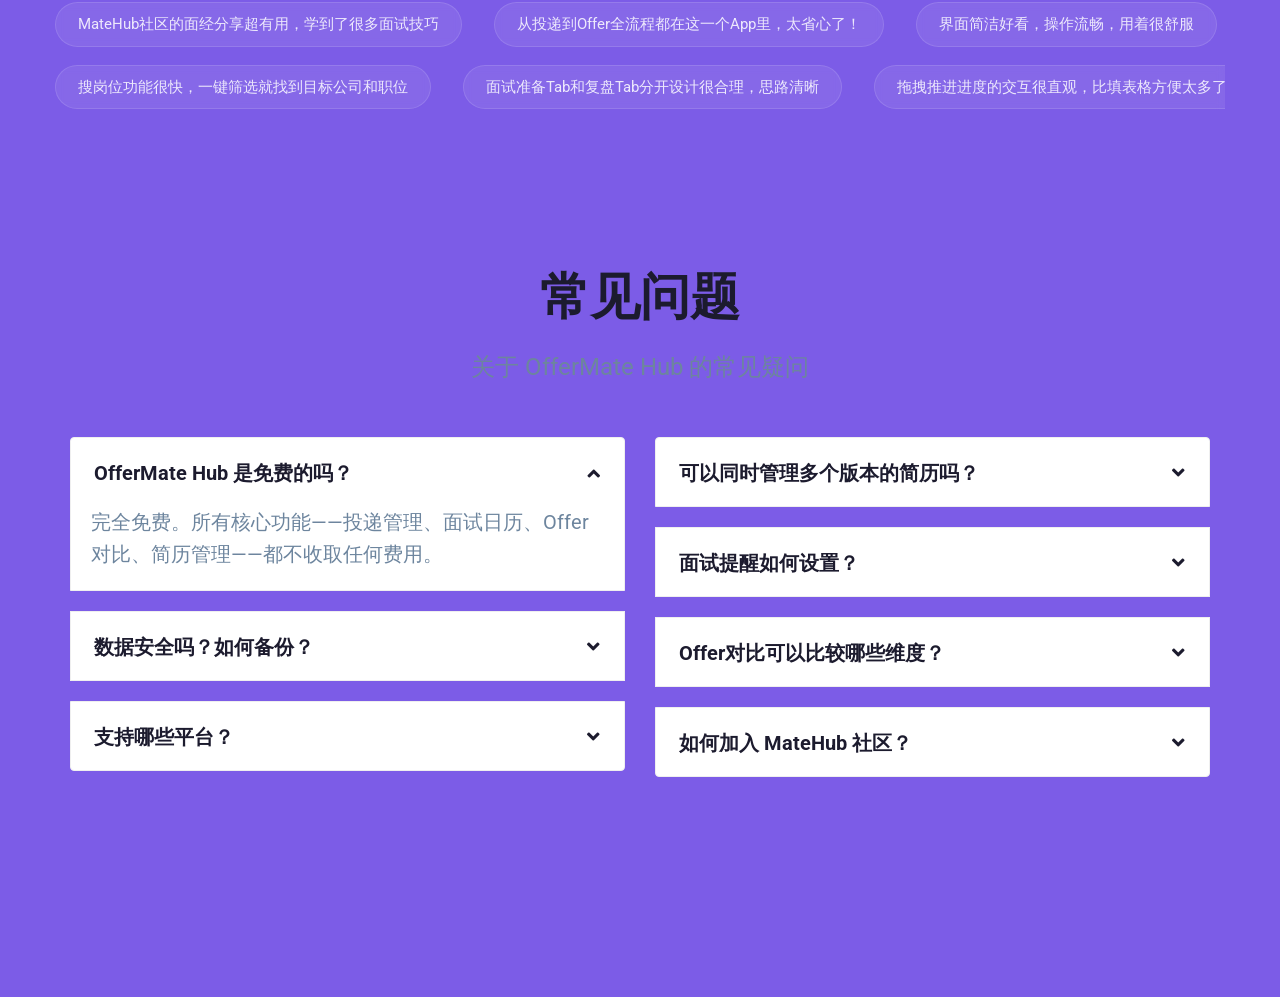
<file: website/index.html>
<!DOCTYPE html>
<html lang="zh-CN">
<head>
	<meta charset="UTF-8">

	<meta name="viewport" content="width=device-width, initial-scale=1, shrink-to-fit=no">

	<title>OfferMate Hub · 专业求职管理平台</title>

	<!--::::: FABICON ICON :::::::-->
	<link rel="icon" href="assets/img/logo/fabicon.png">

    <!--::::: ALL CSS FILES :::::::-->
	<link rel="stylesheet" href="assets/css/plugins/bootstrap.min.css">
	<link rel="stylesheet" href="assets/css/plugins/animate.min.css">
	<link rel="stylesheet" href="assets/css/plugins/fontawesome.css">
	<link rel="stylesheet" href="assets/css/plugins/modal-video.min.css">
	<link rel="stylesheet" href="assets/css/plugins/owl.carousel.css">
	<link rel="stylesheet" href="assets/css/plugins/slicknav.css">
	<link rel="stylesheet" href="assets/css/plugins/loader.css">
	<link rel="stylesheet" href="assets/css/plugins/splitting.css">
	<link rel="stylesheet" href="assets/css/master.css">
	<link rel="stylesheet" href="style.css">

</head>

<body>
	
	<!--::::: PRELOADER :::::::-->

	<div class="mesh-loader">
      <div class="set-one">
        <div class="circle"></div>
        <div class="circle"></div>
      </div>
      <div class="set-two">
        <div class="circle"></div>
        <div class="circle"></div>
      </div>
    </div>
    <!--::::: PRELOADER :::::::-->

    <!--::::: HEADER AREA START :::::::-->
	<header>
		<div class="header_area header_absolute" id="header">
			<div class="container">
				<div class="row">
					<div class="col-6 col-lg-2 align-self-center">
						<div class="logo">
							<a href="index.html"><img src="assets/img/logo/OfferMateLogo.png" alt="OfferMate Hub" style="width:100px;height:100px;border-radius:50%;object-fit:cover;vertical-align:middle;"></a>
						</div>
					</div>
					<div class="col-6 col-lg-7 align-self-center">
						<div class="main_menu d-none d-lg-block text-right">
								<ul id="nav_menu" class="scroll">
									<li><a href="#features">功能</a></li>
									<li><a href="#how-it-works">使用流程</a></li>
									<li><a href="#faq">常见问题</a></li>
										<li><a href="javascript:void(0)" onclick="navigator.clipboard.writeText('2042949429@qq.com');this.textContent='已复制!';setTimeout(function(){this.textContent='联系我们'}.bind(this),1500)" title="2042949429@qq.com">联系我们</a></li>
								</ul>
						</div>
						<div class="mobile_menu d-lg-none"></div>
					</div>
					<div class="col-lg-3 d-none d-lg-block text-right align-self-center">
						<a href="#" class="action_btn">完全免费</a>
					</div>
				</div>
			</div>
		</div>
	</header>
	<!--::::: HEADER AREA END :::::::-->

	<!--::::: WELCOME AREA START :::::::-->
	<div class="welcome_area" style="background-image: url(assets/img/bg/hero1.png); background-repeat: no-repeat; background-size: cover; background-position: center center;">
		<div class="container">
			<div class="row">
				<div class="col-lg-7 align-self-center">
					<div class="title" data-scroll>
						<h1 class="white_con" data-splitting>OfferMate Hub<br>专业求职管理平台</h1>
						<div class="space-10"></div>
						<h6 data-splitting class="white_con">用现代极简设计，承载你的每一份职业期待</h6>
						<div class="space-40"></div>

                            <a href="#" class="btn2">扫码使用</a>
                            <a href="#features" class="btn2" style="background:transparent;border:2px solid #fca25d;margin-left:15px;">了解更多</a>
					</div>
				</div>
				<div class="col-lg-5 align-self-center">
					
					<div class="apps wow fadeInRight stack-container" style="position:relative;width:280px;height:560px;margin:0 auto;">
						<img class="apps_img screen-shot stack-card" src="assets/img/screen/index.jpg" alt="" data-i="9" style="max-width:280px;border-radius:16px;position:absolute;top:20px;left:0;z-index:3;transition:transform 0.4s ease;">
						<img class="apps_img screen-shot stack-card" src="assets/img/screen/index.jpg" alt="" data-i="0" style="max-width:280px;border-radius:16px;position:absolute;top:0;left:0;z-index:9;transition:transform 0.4s ease;">
						<img class="apps_img screen-shot stack-card" src="assets/img/screen/process_record.jpg" alt="" data-i="5" style="max-width:280px;border-radius:16px;position:absolute;top:10px;left:0;z-index:5;transition:transform 0.4s ease;">
						<img class="apps_img screen-shot stack-card" src="assets/img/screen/offer_compare.jpg" alt="" data-i="3" style="max-width:280px;border-radius:16px;position:absolute;top:20px;left:0;z-index:0;transition:transform 0.4s ease;">
					</div>
				</div>
			</div>
		</div>
	</div>
	<!--::::: WELCOME AREA END :::::::-->

	<!--::::: LOGO AREA START :::::::-->
		<div class="logo_area primary_bg">
			<div class="container">
				<div class="row">
					<div class="col-12">
						<div class="row text-center justify-content-center" style="padding:40px 0">
							<div class="col-md-3 col-6" style="margin-bottom:20px">
								<div style="font-size:42px;font-weight:900;color:#1c1b2e">5+</div>
								<div style="font-size:16px;color:#6d859e">核心功能模块</div>
							</div>
							<div class="col-md-3 col-6" style="margin-bottom:20px">
								<div style="font-size:42px;font-weight:900;color:#1c1b2e">8</div>
								<div style="font-size:16px;color:#6d859e">进度阶段追踪</div>
							</div>
							<div class="col-md-3 col-6" style="margin-bottom:20px">
								<div style="font-size:42px;font-weight:900;color:#1c1b2e">100%</div>
								<div style="font-size:16px;color:#6d859e">免费使用</div>
							</div>
							<div class="col-md-3 col-6" style="margin-bottom:20px">
								<div style="font-size:42px;font-weight:900;color:#1c1b2e">∞</div>
								<div style="font-size:16px;color:#6d859e">投递记录无忧</div>
							</div>
						</div>
					</div>
				</div>
			</div>
		</div>
	<!--::::: LOGO AREA END :::::::-->

	<!--::::: CORE FEATURE AREA START :::::::-->
	<div id="features" class="core_feature_area section-padding2 primary_bg" style="position:relative;overflow:hidden;">
			<img src="assets/img/feature/hero31.png" alt="" style="position:absolute;top:0;left:0;width:100%;height:100%;object-fit:cover;opacity:0.15;pointer-events:none;">
		<div class="container">
			<div class="row">
				<div class="col-lg-7 text-center m-auto">
					<div class="heading hbm wow fadeInUp">
							<h1>核心功能</h1>
							<p>覆盖求职全流程，从投递到拿下Offer，每一步都有OfferMate Hub陪伴</p>
					</div>
				</div>
			</div>
			<div class="row justify-content-center">
				<div class="col-lg-4 wow fadeInUp" data-wow-delay=".4s">
					<div class="single_core_feature">
						<div class="icon_box">
							<img src="assets/img/icon/core_feature11.png" alt="">
						</div>
						<div class="content_box">
								<h6>进度总览</h6>
								<p>实时统计投递数量、待跟进岗位、已完结流程，求职数据一目了然</p>
						</div>
					</div>
				</div>
				<div class="col-lg-4 wow fadeInUp" data-wow-delay=".6s">
					<div class="single_core_feature">
						<div class="icon_box">
							<img src="assets/img/icon/core_feature12.png" alt="">
						</div>
						<div class="content_box">
								<h6>流程追踪</h6>
								<p>笔试、面试、Offer全流程节点记录，设置提醒闹钟，不错过每一场考核</p>
						</div>
					</div>
				</div>
				<div class="col-lg-4 wow fadeInUp" data-wow-delay=".8s">
					<div class="single_core_feature">
						<div class="icon_box">
							<img src="assets/img/icon/core_feature13.png" alt="">
						</div>
						<div class="content_box">
								<h6>Offer 对比</h6>
								<p>多份Offer横向对比薪资、福利、发展等维度，数据清晰呈现，理性选择</p>
						</div>
					</div>
				</div>
			</div>
		</div>
	</div>
	<!--::::: CORE FEATURE AREA END :::::::-->

	<!--::::: FEATURE AREA START :::::::-->
	<div id="overview" class="feature_area section-padding">
		<div class="container">
			<div class="row">
				<div class="col-12 mobile_img">
					<div class="mobile_feature_img">
						<img class="screen-shot" src="assets/img/screen/record_pipe.png" alt="" style="max-width: 480px;border-radius: 16px;">
					</div>
				</div>
				<div class="col-lg-6">
					<div class="heading wow fadeInUp">
						<h1>进度总览 · 全局掌握求职动态</h1>
						<p>实时统计投递数量、待跟进岗位、已完结流程，求职数据一目了然</p>
						<div class="space-30"></div>
						<a href="#" class="btn2">了解更多</a>
					</div>
				</div>
				<div class="col-lg-6 tab_img">
					<div class="feature_tab_img_right">
						<img class="screen-shot" src="assets/img/screen/record_pipe.png" alt="" style="max-width: 480px;border-radius: 16px;">
					</div>
				</div>
				
			</div>
		</div>
		<img class="feature_img_right screen-shot" src="assets/img/screen/record_pipe.png" alt="" style="max-width: 480px;border-radius: 16px;">
	</div>
	<!--::::: FEATURE AREA END :::::::-->

	<!--::::: FEATURE AREA START :::::::-->
	<div id="review" class="feature_area section-padding">
		<div class="container">
			<div class="row justify-content-end">
				<div class="col-12 mobile_img">
					<div class="mobile_feature_img2">
						<img class="screen-shot" src="assets/img/screen/dayrecord.png" alt="" style="max-width: 300px;border-radius: 16px;">
					</div>
				</div>
				<div class="col-lg-6 tab_img">
					<div class="feature_tab_img_left">
						<img class="screen-shot" src="assets/img/screen/dayrecord.png" alt="" style="max-width: 300px;border-radius: 16px;">
					</div>
				</div>
				<div class="col-lg-6">
					<div class="heading wow fadeInUp">
							<h1>面试日程 · 全流程时间管家</h1> 
							<p>面试排期、节点提醒、进度追踪一站式管理。让每一场面试都从容不迫，不再错过关键节点。</p>
						<div class="space-30"></div>
						<a href="#" class="btn2">了解更多</a>
					</div>
				</div>
			</div>
		</div>
		<img class="feature_img_left screen-shot" src="assets/img/screen/dayrecord.png" alt="" style="max-width: 300px;border-radius: 16px;">
	</div>
	<!--::::: FEATURE AREA END :::::::-->

	<!--::::: FEATURE AREA START :::::::-->
	<div id="pipeline" class="feature_area section-padding">
		<div class="container">
			<div class="row">
				<div class="col-12 mobile_img">
					<div class="mobile_feature_img">
						<img class="screen-shot" src="assets/img/screen/process8.png" alt="" style="max-width: 360px;border-radius: 16px;">
					</div>
				</div>
				<div class="col-lg-6">
					<div class="heading wow fadeInUp">
						<h1>流程追踪 · 紧盯每一个关键节点</h1>
						<p>从投递到Offer，八个阶段节点清晰记录。拖拽推进进度，设置提醒闹钟，笔试、面试、沟通不遗漏。每一步都心中有数，求职不再焦虑。</p>
						<div class="space-30"></div>
						<a href="#" class="btn2">了解更多</a>
					</div>
				</div>
				<div class="col-lg-6 tab_img">
					<div class="feature_tab_img_right">
						<img class="screen-shot" src="assets/img/screen/process8.png" alt="" style="max-width: 360px;border-radius: 16px;">
					</div>
				</div>
				
			</div>
		</div>
		<img class="feature_img_right screen-shot" src="assets/img/screen/process8.png" alt="" style="max-width: 360px;border-radius: 16px;">
	</div>
	<!--::::: FEATURE AREA END :::::::-->

	<!--::::: ABOUT AREA START :::::::-->
	<div id="how-it-works" class="about_area section-padding-bottom2">
		<div class="container">
			<div class="row">
				<div class="col-lg-7 text-center m-auto">
					<div class="heading hbm wow fadeInUp">
							<h1>三步拿下理想 Offer</h1>
							<p>无需复杂设置，10秒开始记录你的第一份投递</p>
					</div>
				</div>
			</div>
			<div class="row justify-content-center">
				<div class="col-lg-4 wow fadeInUp" data-wow-delay=".4s">
					<div class="single_about about_line">
						<div class="single_about_icon">
							<img src="assets/img/icon/work11.png" alt="">
						</div>
						<div class="content_box">
								<h6>记录投递</h6>
								<p>打开即用，快速添加公司、岗位、薪资、平台，告别零散备忘录</p>
						</div>
					</div>
				</div>
				<div class="col-lg-4 wow fadeInUp" data-wow-delay=".6s">
					<div class="single_about about_line about_line2">
						<div class="single_about_icon">
							<img src="assets/img/icon/work12.png" alt="">
						</div>
						<div class="content_box">
								<h6>跟踪进度</h6>
								<p>管道式推进，面试日历自动标记，提醒不遗漏任何机会</p>
						</div>
					</div>
				</div>
				<div class="col-lg-4 wow fadeInUp" data-wow-delay=".8s">
					<div class="single_about">
						<div class="single_about_icon">
							<img src="assets/img/icon/work13.png" alt="">
						</div>
						<div class="content_box">
								<h6>对比选择</h6>
								<p>多Offer横向对比，数据化决策，拿下最匹配的理想工作</p>
						</div>
					</div>
				</div>
			</div>
		</div>
	</div>
	<!--::::: ABOUT AREA END :::::::-->

	<!--::::: MORE FEATURE AREA START :::::::-->
	<div class="more_feature_area section-padding2 primary_bg">
		<div class="container">
			<div class="row">
				<div class="col-lg-7 text-center m-auto">
					<div class="heading hbm wow fadeInUp">
							<h1>更多亮点</h1>
							<p>每一个细节都为求职者精心设计</p>
					</div>
				</div>
			</div>
			<div class="row justify-content-center">
				<div class="col-lg-4 wow fadeInUp" data-wow-delay=".4s">
					<div class="single_more_feature">
						<div class="icon_box more_feature_icon">
							<img src="assets/img/icon/more_feature11.png" alt="">
						</div>
						<div class="content_box more_feature_content">
								<h6>岗位收纳</h6>
								<p>分类管理意向企业与岗位，一键筛选快速检索，信息集中不遗漏</p>
						</div>
					</div>
				</div>
				<div class="col-lg-4 wow fadeInUp" data-wow-delay=".5s">
					<div class="single_more_feature">
						<div class="icon_box more_feature_icon">
							<img src="assets/img/icon/more_feature12.png" alt="">
						</div>
						<div class="content_box more_feature_content">
								<h6>面试日历</h6>
								<p>月视图直观展示，面试日自动标记，点击查看当天安排</p>
						</div>
					</div>
				</div>
				<div class="col-lg-4 wow fadeInUp" data-wow-delay=".6s">
					<div class="single_more_feature">
						<div class="icon_box more_feature_icon">
							<img src="assets/img/icon/more_feature11.png" alt="">
						</div>
						<div class="content_box more_feature_content">
								<h6>简历管理</h6>
								<p>多版本简历统一管理，投递时快速匹配对应资料</p>
						</div>
					</div>
				</div>
				<div class="col-lg-4 wow fadeInUp" data-wow-delay=".7s">
					<div class="single_more_feature">
						<div class="icon_box more_feature_icon">
							<img src="assets/img/icon/more_feature11.png" alt="">
						</div>
						<div class="content_box more_feature_content">
								<h6>数据导出</h6>
								<p>一键导出CSV，支持筛选排序，求职数据尽在掌握</p>
						</div>
					</div>
				</div>
				<div class="col-lg-4 wow fadeInUp" data-wow-delay=".8s">
					<div class="single_more_feature">
						<div class="icon_box more_feature_icon">
							<img src="assets/img/icon/more_feature11.png" alt="">
						</div>
						<div class="content_box more_feature_content">
								<h6>星标关注</h6>
								<p>重点岗位星标标记，优先展示不沉底</p>
						</div>
					</div>
				</div>
				<div class="col-lg-4 wow fadeInUp" data-wow-delay=".9s">
					<div class="single_more_feature">
						<div class="icon_box more_feature_icon">
							<img src="assets/img/icon/more_feature16.png" alt="">
						</div>
						<div class="content_box more_feature_content">
								<h6>MateHub社区</h6>
								<p>求职者互助交流，面经分享，Offer投票，不再孤军奋战</p>
						</div>
					</div>
				</div>
			</div>
		</div>
	</div>
	<!--::::: MORE FEATURE AREA END :::::::-->

		

	<!--::::: TESTIMONIAL AREA START :::::::-->
	<div class="testimonial_area section-padding third_bg">
		<div class="container">
			<div class="row">
				<div class="col-lg-7 text-center m-auto">
					<div class="heading hbm white wow fadeInUp">
							<h1>用户怎么说</h1>
							<p>来自求职者的真实反馈</p>
					</div>
				</div>
			</div>
		<div class="danmaku-container">
			<div class="danmaku-row" style="--speed: 28s;">
				<div class="danmaku-track">
					<span class="danmaku-item">之前用Excel管理投递总是漏掉面试，用了OfferMate再也没忘过！</span>
					<span class="danmaku-item">面试日历太好用了，一目了然，已经拿到两个Offer了！</span>
					<span class="danmaku-item">Offer对比功能帮我在两个Offer间做出了最理性的选择</span>
					<span class="danmaku-item">流程管道让我清楚每家公司到了哪个阶段，心里有数！</span>
					<span class="danmaku-item">面试复盘帮我积累了很多经验，面试越来越有信心</span>
					<span class="danmaku-item">简历管理功能很实用，不同岗位投不同版本的简历</span>
				</div>
				<div class="danmaku-track">
					<span class="danmaku-item">之前用Excel管理投递总是漏掉面试，用了OfferMate再也没忘过！</span>
					<span class="danmaku-item">面试日历太好用了，一目了然，已经拿到两个Offer了！</span>
					<span class="danmaku-item">Offer对比功能帮我在两个Offer间做出了最理性的选择</span>
					<span class="danmaku-item">流程管道让我清楚每家公司到了哪个阶段，心里有数！</span>
					<span class="danmaku-item">面试复盘帮我积累了很多经验，面试越来越有信心</span>
					<span class="danmaku-item">简历管理功能很实用，不同岗位投不同版本的简历</span>
				</div>
			</div>
			<div class="danmaku-row" style="--speed: 35s;">
				<div class="danmaku-track">
					<span class="danmaku-item">星标功能让我优先关注心仪岗位，不沉底真香！</span>
					<span class="danmaku-item">数据导出CSV太方便了，每周总结求职数据一目了然</span>
					<span class="danmaku-item">免费又好用，找工作必备工具，推荐给所有朋友了！</span>
					<span class="danmaku-item">进度总览一眼就能看到投了多少家，效率翻倍</span>
					<span class="danmaku-item">闹钟提醒再也不会错过笔试面试，救了我好几次！</span>
				</div>
				<div class="danmaku-track">
					<span class="danmaku-item">星标功能让我优先关注心仪岗位，不沉底真香！</span>
					<span class="danmaku-item">数据导出CSV太方便了，每周总结求职数据一目了然</span>
					<span class="danmaku-item">免费又好用，找工作必备工具，推荐给所有朋友了！</span>
					<span class="danmaku-item">进度总览一眼就能看到投了多少家，效率翻倍</span>
					<span class="danmaku-item">闹钟提醒再也不会错过笔试面试，救了我好几次！</span>
				</div>
			</div>
			<div class="danmaku-row" style="--speed: 22s;">
				<div class="danmaku-track">
					<span class="danmaku-item">MateHub社区的面经分享超有用，学到了很多面试技巧</span>
					<span class="danmaku-item">从投递到Offer全流程都在这一个App里，太省心了！</span>
					<span class="danmaku-item">界面简洁好看，操作流畅，用着很舒服</span>
					<span class="danmaku-item">每天打开看看自己的求职进度，踏实感满满</span>
					<span class="danmaku-item">对比维度很全面，底薪奖金休假一目了然，太好用了</span>
					<span class="danmaku-item">匿名发帖功能让我敢在社区分享薪资，得到很多建议</span>
				</div>
				<div class="danmaku-track">
					<span class="danmaku-item">MateHub社区的面经分享超有用，学到了很多面试技巧</span>
					<span class="danmaku-item">从投递到Offer全流程都在这一个App里，太省心了！</span>
					<span class="danmaku-item">界面简洁好看，操作流畅，用着很舒服</span>
					<span class="danmaku-item">每天打开看看自己的求职进度，踏实感满满</span>
					<span class="danmaku-item">对比维度很全面，底薪奖金休假一目了然，太好用了</span>
					<span class="danmaku-item">匿名发帖功能让我敢在社区分享薪资，得到很多建议</span>
				</div>
			</div>
			<div class="danmaku-row" style="--speed: 40s;">
				<div class="danmaku-track">
					<span class="danmaku-item">搜岗位功能很快，一键筛选就找到目标公司和职位</span>
					<span class="danmaku-item">面试准备Tab和复盘Tab分开设计很合理，思路清晰</span>
					<span class="danmaku-item">拖拽推进进度的交互很直观，比填表格方便太多了</span>
					<span class="danmaku-item">Offer投票功能挺有意思的，看看大家的意见参考一下</span>
					<span class="danmaku-item">每次面完回来填复盘，感觉自己在持续进步</span>
				</div>
				<div class="danmaku-track">
					<span class="danmaku-item">搜岗位功能很快，一键筛选就找到目标公司和职位</span>
					<span class="danmaku-item">面试准备Tab和复盘Tab分开设计很合理，思路清晰</span>
					<span class="danmaku-item">拖拽推进进度的交互很直观，比填表格方便太多了</span>
					<span class="danmaku-item">Offer投票功能挺有意思的，看看大家的意见参考一下</span>
					<span class="danmaku-item">每次面完回来填复盘，感觉自己在持续进步</span>
				</div>
			</div>
		</div>
	<!--::::: TESTIMONIAL AREA END :::::::-->

	<!--::::: FAQ AREA START :::::::-->
	<div id="faq" class="faq_area section-padding">
		<div class="container">
			<div class="row">
				<div class="col-lg-7 text-center m-auto">
					<div class="heading hbm wow fadeInUp">
							<h1>常见问题</h1>
							<p>关于 OfferMate Hub 的常见疑问</p>
					</div>
				</div>
			</div>
			<div class="row">
				<div class="col-lg-6">
					<div class="c_faq wow fadeInRight" data-wow-delay=".3s">
						<div class="accordion" id="accx">
						  <div class="card">
						    <div class="card-header" id="card1">
						      <h2 class="mb-0">
						        <button class="btn btn-link btn-block text-left" type="button" data-toggle="collapse" data-target="#cls1" aria-expanded="true" aria-controls="cls1">
						          OfferMate Hub 是免费的吗？
						        </button>
						      </h2>
						    </div>

						    <div id="cls1" class="collapse show" aria-labelledby="card1" data-parent="#accx">
						      <div class="card-body">
						      完全免费。所有核心功能——投递管理、面试日历、Offer对比、简历管理——都不收取任何费用。
						      </div>
						    </div>
						  </div>
						  <div class="card">
						    <div class="card-header" id="card2">
						      <h2 class="mb-0">
						        <button class="btn btn-link btn-block text-left collapsed" type="button" data-toggle="collapse" data-target="#cls2" aria-expanded="false" aria-controls="cls2">
						         数据安全吗？如何备份？
						        </button>
						      </h2>
						    </div>
						    <div id="cls2" class="collapse" aria-labelledby="card2" data-parent="#accx">
						      <div class="card-body">
						      数据存储在你的微信小程序本地，不会上传到任何第三方服务器。你可以随时通过CSV导出功能备份数据。
						      </div>
						    </div>
						  </div>
						  <div class="card">
						    <div class="card-header" id="card3">
						      <h2 class="mb-0">
						        <button class="btn btn-link btn-block text-left collapsed" type="button" data-toggle="collapse" data-target="#cls3" aria-expanded="false" aria-controls="cls3">
						          支持哪些平台？
						        </button>
						      </h2>
						    </div>
						    <div id="cls3" class="collapse" aria-labelledby="card3" data-parent="#accx">
						      <div class="card-body">
						      目前支持微信小程序，搜索"OfferMate Hub"即可使用。iOS和Android版本正在规划中。
						      </div>
						    </div>
						  </div>
						</div>
					</div>
				</div>
				<div class="col-lg-6">
					<div class="c_faq wow fadeInRight" data-wow-delay=".5s">
						<div class="accordion" id="accx2">
						  <div class="card">
						    <div class="card-header" id="card4">
						      <h2 class="mb-0">
						        <button class="btn btn-link btn-block text-left" type="button" data-toggle="collapse" data-target="#cls4" aria-expanded="false" aria-controls="cls4">
						          可以同时管理多个版本的简历吗？
						        </button>
						      </h2>
						    </div>

						    <div id="cls4" class="collapse" aria-labelledby="card4" data-parent="#accx2">
						      <div class="card-body">
						      可以。支持创建多份简历并绑定到不同的投递岗位，投递时快速匹配对应资料。
						      </div>
						    </div>
						  </div>
						  <div class="card">
						    <div class="card-header" id="card5">
						      <h2 class="mb-0">
						        <button class="btn btn-link btn-block text-left collapsed" type="button" data-toggle="collapse" data-target="#cls5" aria-expanded="false" aria-controls="cls5">
						         面试提醒如何设置？
						        </button>
						      </h2>
						    </div>
						    <div id="cls5" class="collapse" aria-labelledby="card5" data-parent="#accx2">
						      <div class="card-body">
						      添加面试日期后，系统会自动在日历中标记。提醒功能需要手动开启，开启后会在面试前发送通知。
						      </div>
						    </div>
						  </div>
						  <div class="card">
						    <div class="card-header" id="card6">
						      <h2 class="mb-0">
						        <button class="btn btn-link btn-block text-left collapsed" type="button" data-toggle="collapse" data-target="#cls6" aria-expanded="false" aria-controls="cls6">
						          Offer对比可以比较哪些维度？
						        </button>
						      </h2>
						    </div>
						    <div id="cls6" class="collapse" aria-labelledby="card6" data-parent="#accx2">
						      <div class="card-body">
						      底薪、奖金、试用期、五险一金、休息制度、年假、综合评价——七个维度横向对比，差异一目了然。
						      </div>
						    </div>
						  </div>
						  <div class="card">
						    <div class="card-header" id="card7">
						      <h2 class="mb-0">
						        <button class="btn btn-link btn-block text-left collapsed" type="button" data-toggle="collapse" data-target="#cls7" aria-expanded="false" aria-controls="cls7">
						          如何加入 MateHub 社区？
						        </button>
						      </h2>
						    </div>
						    <div id="cls7" class="collapse" aria-labelledby="card7" data-parent="#accx2">
						      <div class="card-body">
						      在App首页点击 MateHub 按钮即可进入。可以浏览帖子、发布面经、参与Offer投票，和其他求职者交流互助。
						      </div>
						    </div>
						  </div>
						</div>
					</div>
				</div>
			</div>
		</div>
	</div>
	<!--::::: FAQ AREA END :::::::-->


	<!--::::: ALL JS FILES :::::::-->
	<script src="assets/js/plugins/jquery.2.1.0.min.js"></script>
	<script src="assets/js/plugins/bootstrap.min.js"></script>
	<script src="assets/js/plugins/jquery.nav.js"></script>
	<script src="assets/js/plugins/jquery.waypoints.min.js"></script>
	<script src="assets/js/plugins/jquery-modal-video.min.js"></script>
	<script src="assets/js/plugins/owl.carousel.js"></script>
	<script src="assets/js/plugins/popper.min.js"></script>
	<script src="assets/js/plugins/jquery.slicknav.js"></script>
	<script src="assets/js/plugins/wow.min.js"></script>
	<script src="assets/js/plugins/splitting.js"></script>
	<script src="assets/js/plugins/scroll-out.min.js"></script>
	<script src="assets/js/plugins/jquery.counterup.js"></script>
	<script src="assets/js/plugins/simpleParallax.js"></script>
	<script src="assets/js/main.js"></script>
	<script>
	function shuffleStack(container) {
		var cards = container.querySelectorAll(".stack-card");
		cards.forEach(function(c) {
			var r = (Math.random() - 0.5) * 24;
			var x = (Math.random() - 0.5) * 140;
			var y = Math.random() * 60;
			var z = Math.floor(Math.random() * 99);
			c.style.zIndex = (c.src.indexOf("index.jpg") > -1) ? 999 : z;
			c.style.top = y.toFixed(0) + "px";
			c.style.transform = "rotate(" + r.toFixed(1) + "deg) translateX(" + x.toFixed(0) + "px)";
			c.setAttribute("data-rot", r.toFixed(1));
			c.setAttribute("data-tx", x.toFixed(0));
			c.setAttribute("data-ty", y.toFixed(0));
			c.setAttribute("data-z", z);
		});
	}
	
	document.querySelectorAll(".stack-container").forEach(function(container) {
		var cards = container.querySelectorAll(".stack-card");
		shuffleStack(container);
	
		cards.forEach(function(card) {
			card.addEventListener("click", function() {
				var topZ = 0;
				cards.forEach(function(c) { topZ = Math.max(topZ, parseInt(c.style.zIndex)||0); });
				this.style.zIndex = topZ + 1;
				this.style.top = "0px";
				this.style.transform = "rotate(0deg) translateX(0)";
				cards.forEach(function(c) {
					if (c !== this) {
						c.style.zIndex = c.getAttribute("data-z");
						c.style.top = c.getAttribute("data-ty") + "px";
						c.style.transform = "rotate(" + c.getAttribute("data-rot") + "deg) translateX(" + c.getAttribute("data-tx") + "px)";
					}
				}, this);
			});
		});
	});
	</script>

</body>
</html>
</file>
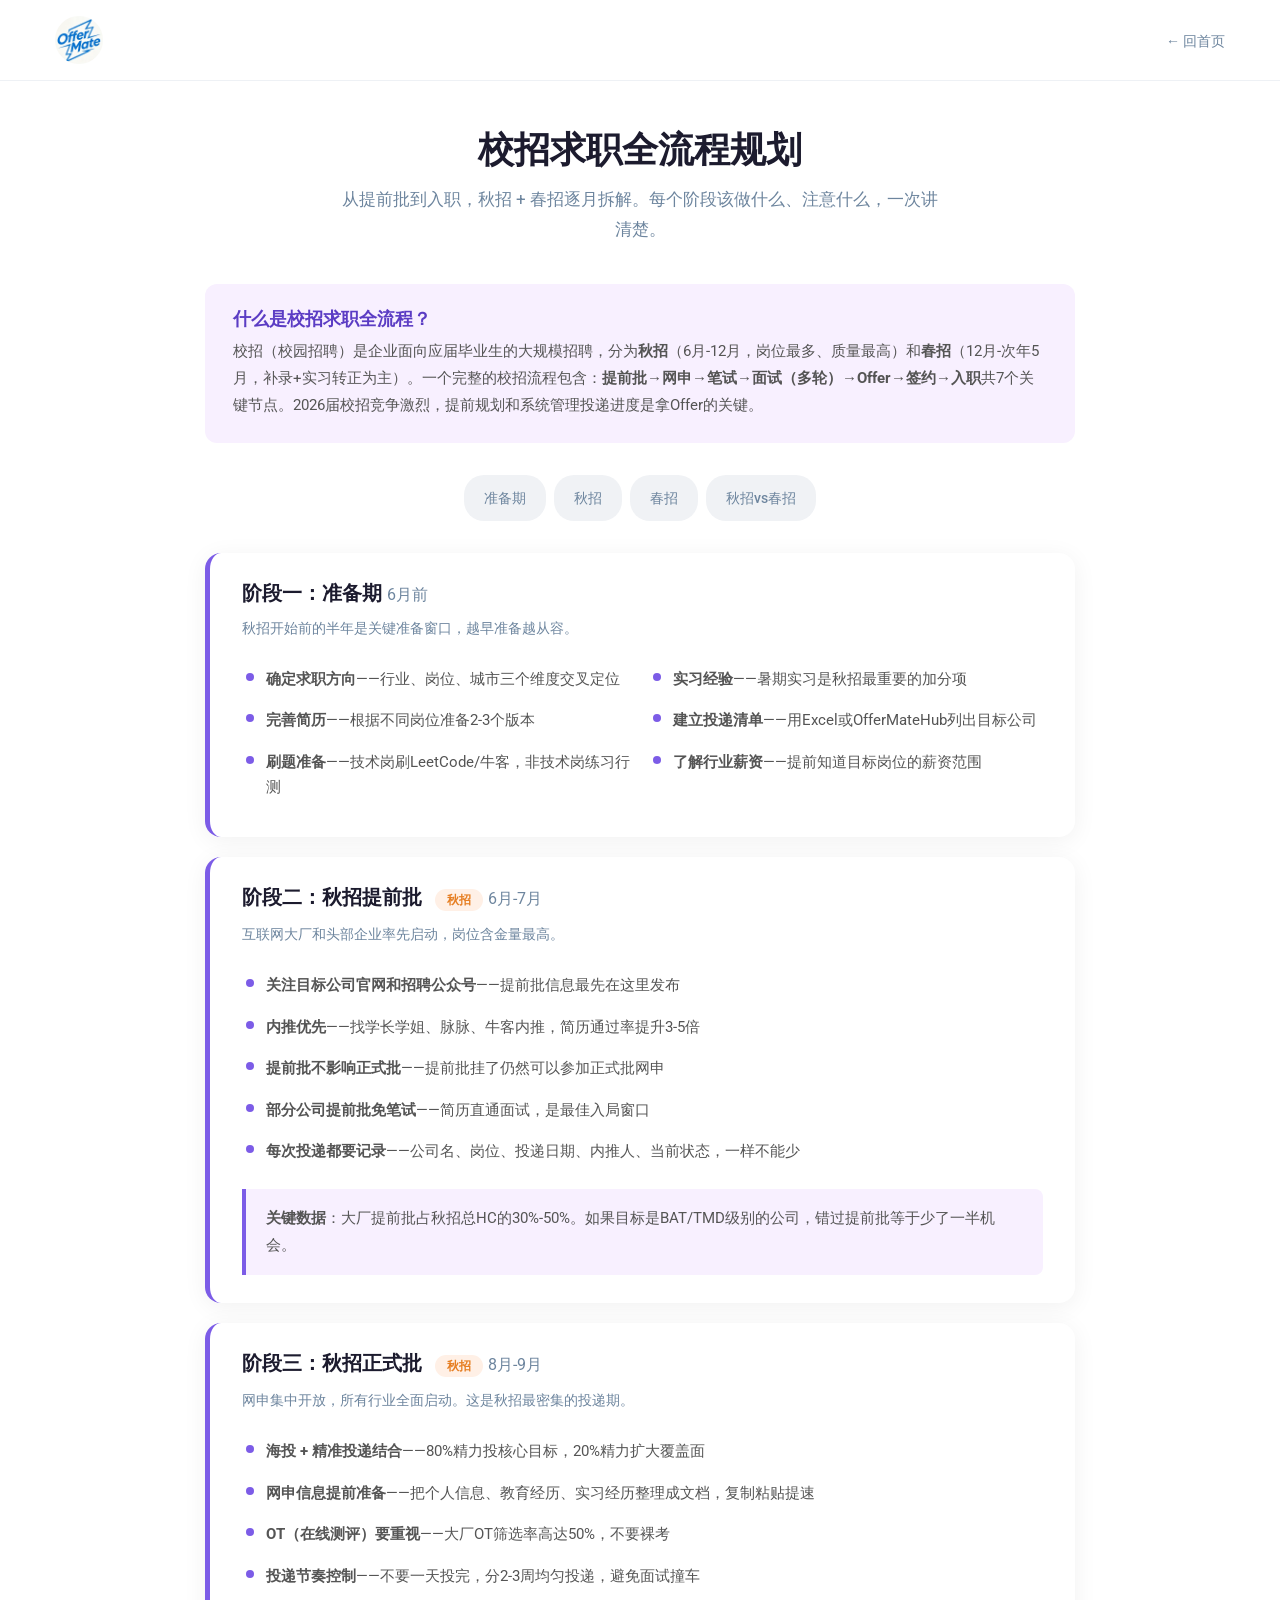
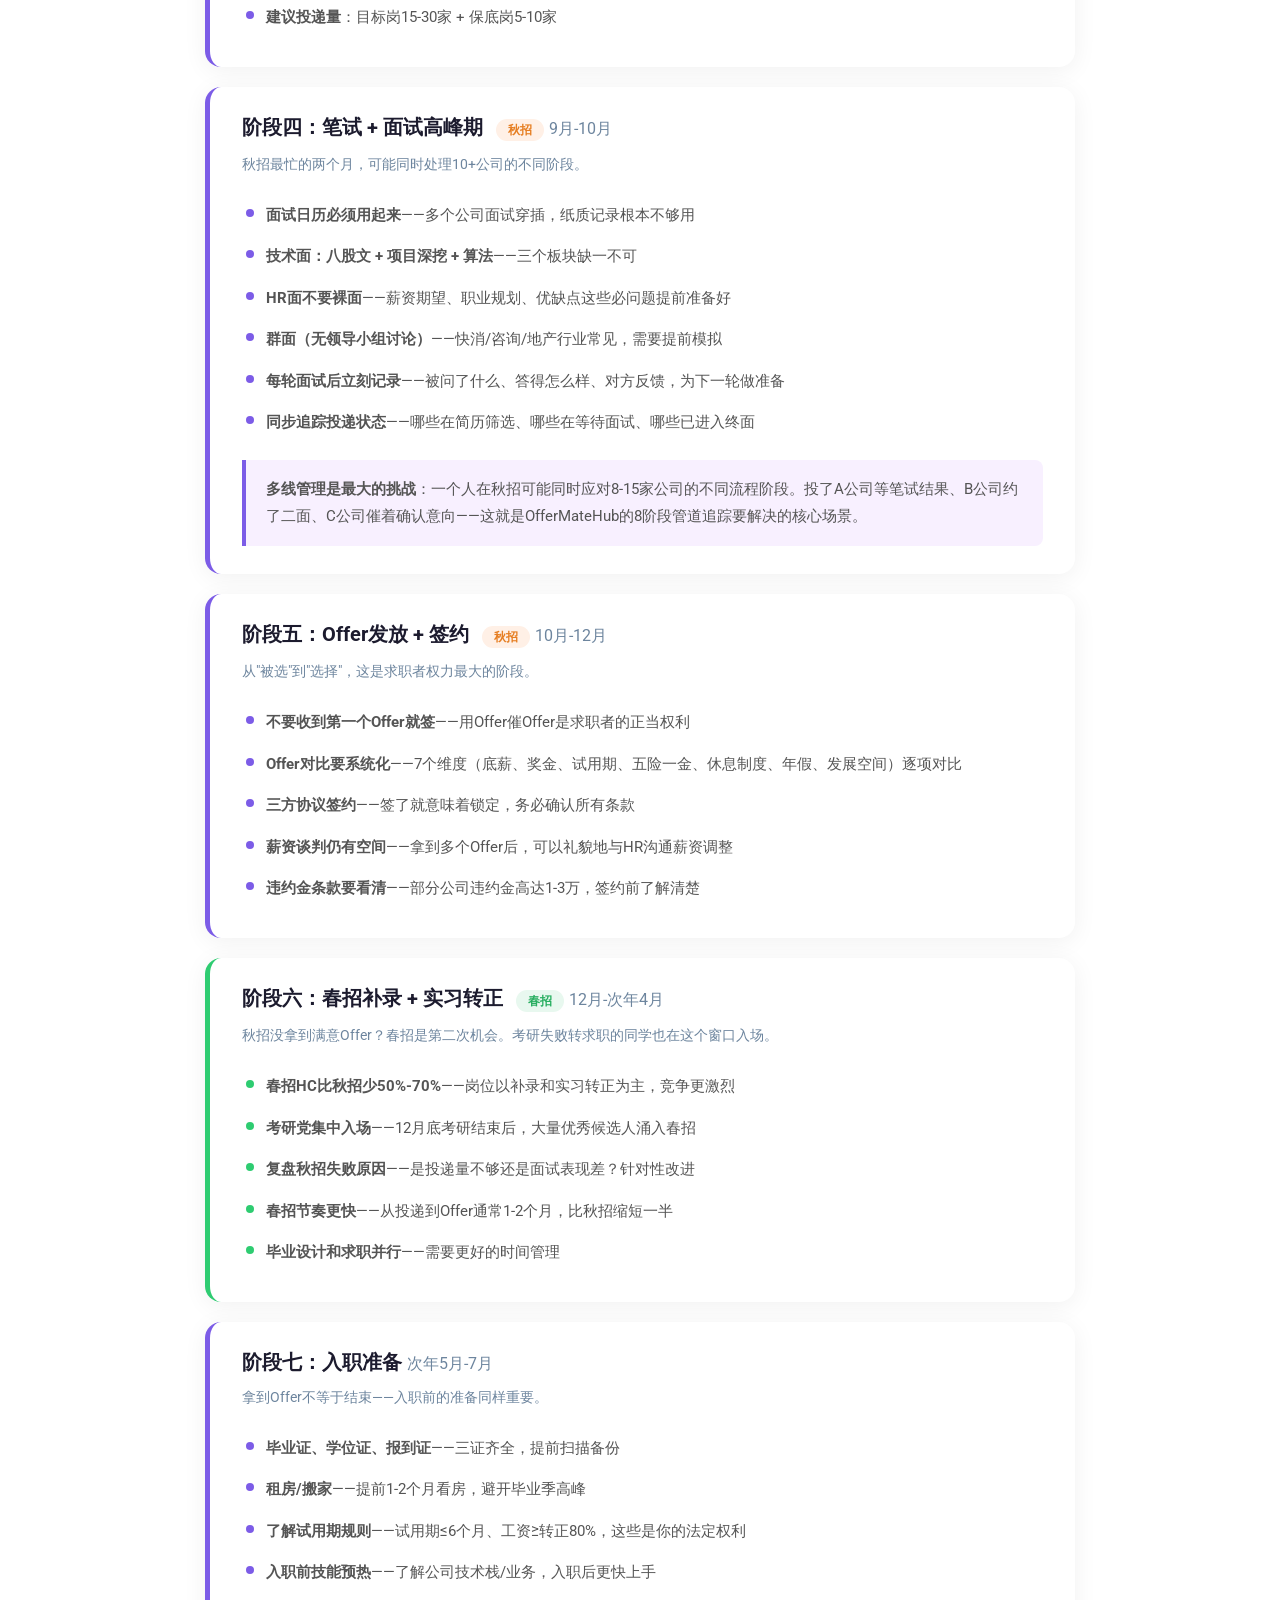
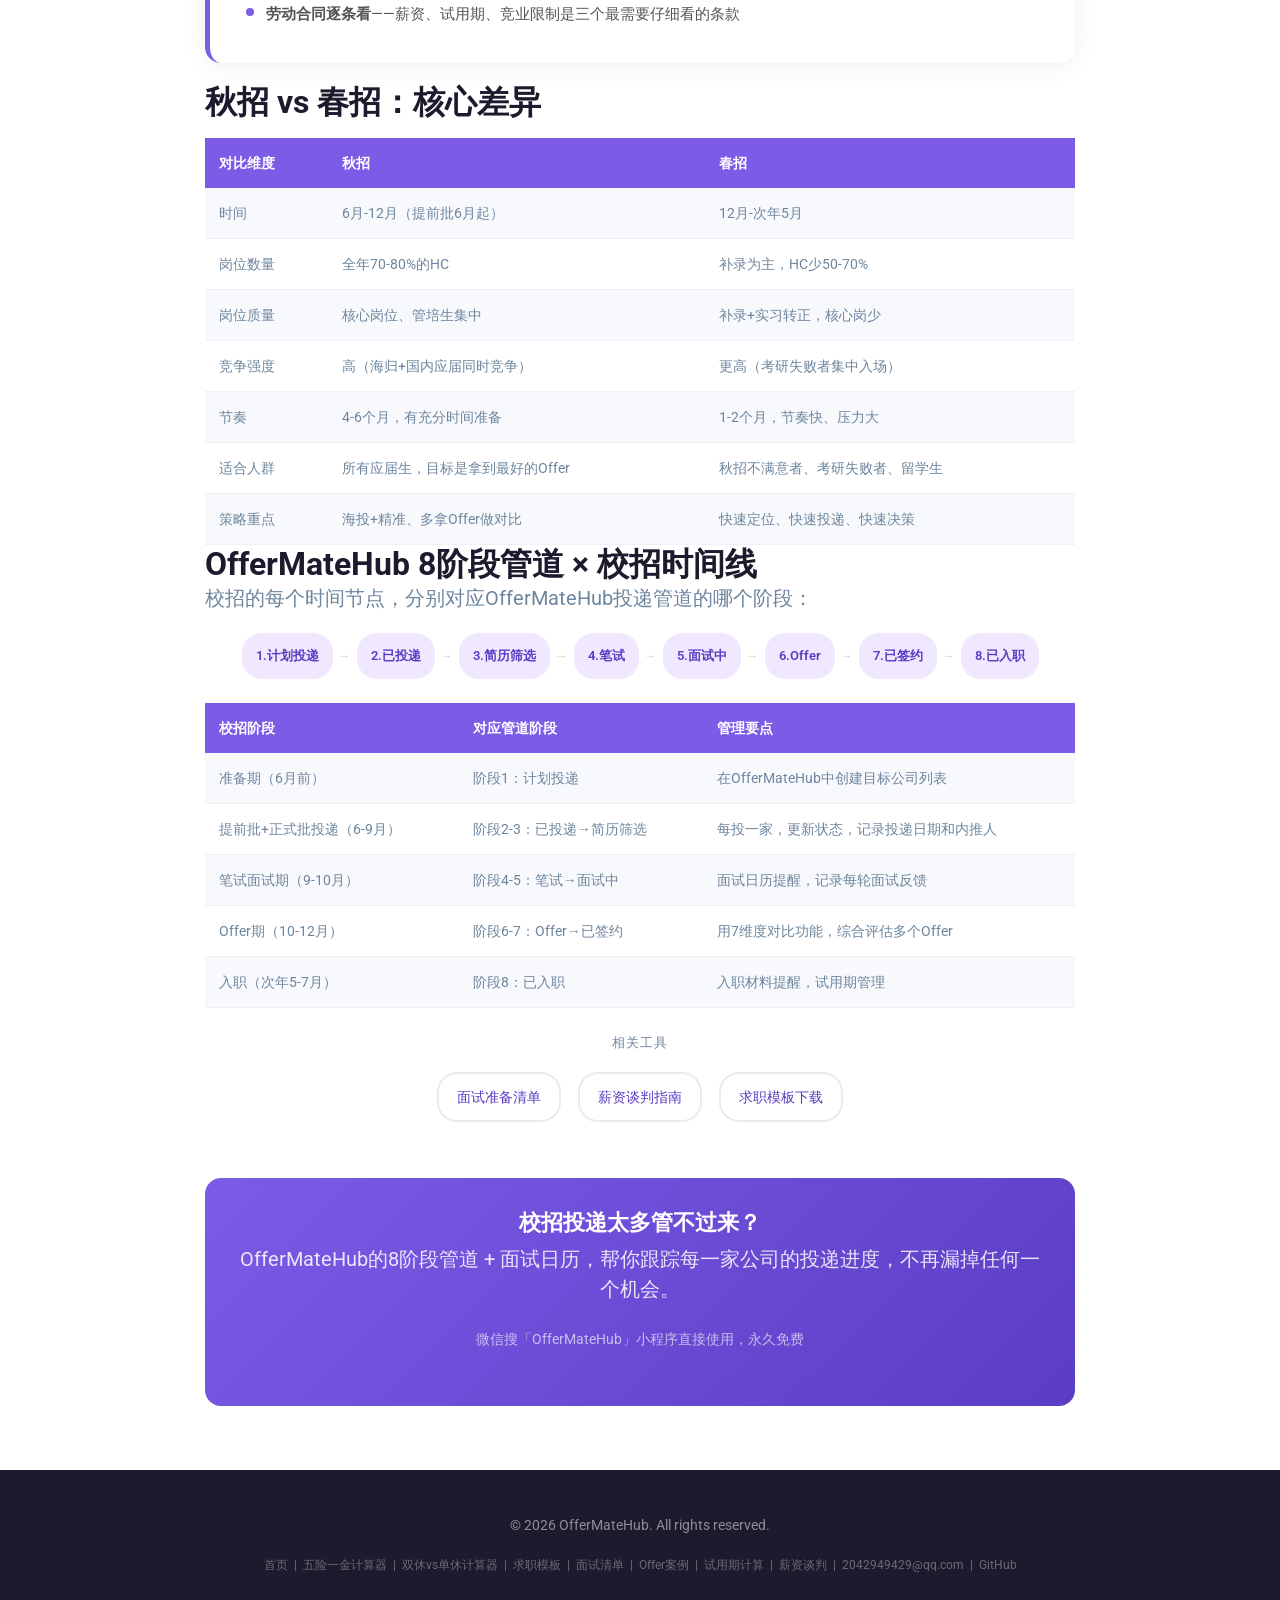
<file: campus-timeline.html>
<!DOCTYPE html>
<html lang="zh-CN">
<head>
    <meta charset="UTF-8">
    <meta name="viewport" content="width=device-width, initial-scale=1, shrink-to-fit=no">
    <meta name="robots" content="index, follow">
    <title>校招求职全流程规划 · 秋招春招时间线 | OfferMateHub</title>
    <meta name="description" content="2026校招全流程时间线：从提前批到签约入职，秋招+春招逐月拆解。含网申、笔试、面试、Offer各阶段准备清单，应届生求职规划必备。">
    <link rel="canonical" href="https://offermatehub.cn/campus-timeline.html">
    <link rel="preload" href="assets/css/master.css" as="style">
    <link rel="preload" href="style.css" as="style">
    <meta property="og:title" content="校招求职全流程规划 · 秋招春招时间线 | OfferMateHub">
    <meta property="og:description" content="2026校招全流程时间线：秋招+春招逐月拆解，含各阶段准备清单。">
    <meta property="og:url" content="https://offermatehub.cn/campus-timeline.html">
    <meta property="og:type" content="website">
    <meta property="og:image" content="https://offermatehub.cn/assets/img/qr-code.jpg">
    <meta property="og:site_name" content="OfferMateHub">
    <meta name="twitter:card" content="summary_large_image">
    <meta name="twitter:title" content="校招求职全流程规划 | OfferMateHub">
    <meta name="twitter:image" content="https://offermatehub.cn/assets/img/qr-code.jpg">
    <meta name="twitter:description" content="2026校招全流程时间线：秋招+春招逐月拆解。">
    <link rel="icon" href="assets/img/logo/fabicon.png">
    <link rel="stylesheet" href="assets/css/plugins/bootstrap.min.css">
    <link rel="stylesheet" href="assets/css/plugins/animate.min.css">
    <link rel="stylesheet" href="assets/css/plugins/fontawesome.css">
    <link rel="stylesheet" href="assets/css/plugins/slicknav.css">
    <link rel="stylesheet" href="assets/css/master.css">
    <link rel="stylesheet" href="style.css">
    <style>
        .timeline-container{max-width:900px;margin:0 auto}
        .phase-card{background:#fff;border-radius:16px;padding:28px 32px;box-shadow:0 4px 24px rgba(0,0,0,.06);margin-bottom:20px;position:relative;border-left:5px solid #7c5ce7}
        .phase-card.spring{border-left-color:#2ecc71}
        .phase-card h2{font-size:20px;margin-bottom:8px;color:#1c1b2e}
        .phase-card .phase-meta{font-size:14px;color:#6d859e;margin-bottom:16px}
        .phase-card ul{list-style:none;padding:0;margin:0}
        .phase-card ul li{padding:8px 0 8px 24px;position:relative;font-size:15px;line-height:1.7;color:#555}
        .phase-card ul li::before{content:'';position:absolute;left:4px;top:14px;width:8px;height:8px;border-radius:50%;background:#7c5ce7}
        .phase-card.spring ul li::before{background:#2ecc71}
        .timeline-nav{display:flex;gap:8px;flex-wrap:wrap;margin-bottom:32px;justify-content:center}
        .timeline-nav a{display:inline-block;padding:8px 20px;border-radius:20px;font-size:14px;font-weight:500;text-decoration:none;color:#6d859e;background:#f0f2f5;transition:all .2s}
        .timeline-nav a:hover,.timeline-nav a.active{background:#7c5ce7;color:#fff}
        .season-tag{display:inline-block;padding:4px 12px;border-radius:12px;font-size:12px;font-weight:700;margin-left:8px}
        .season-tag.autumn{background:#fff0e6;color:#e67e22}
        .season-tag.spring{background:#e8f8ef;color:#27ae60}
        .compare-table{width:100%;border-collapse:collapse;margin-top:16px;font-size:14px}
        .compare-table th{background:#7c5ce7;color:#fff;padding:10px 14px;text-align:left;font-weight:600}
        .compare-table td{padding:10px 14px;border-bottom:1px solid #eef1f5}
        .compare-table tr:nth-child(even) td{background:#f8f9fc}
        .pipeline-map{display:flex;flex-wrap:wrap;gap:6px;margin:20px 0;justify-content:center}
        .pipeline-step{flex:0 0 auto;padding:8px 14px;background:#f0e8ff;border-radius:20px;font-size:13px;font-weight:600;color:#5b3cc4;text-align:center}
        .pipeline-step.active{background:#7c5ce7;color:#fff}
        .pipeline-arrow{color:#ccc;align-self:center;font-size:12px}
        .checklist-grid{display:grid;grid-template-columns:1fr 1fr;gap:12px;margin-top:16px}
        @media(max-width:576px){.checklist-grid{grid-template-columns:1fr}.phase-card{padding:20px}}
        .btn-calc{background:linear-gradient(135deg,#7c5ce7,#5b3cc4);color:#fff;border:none;padding:14px 40px;border-radius:10px;font-size:17px;font-weight:600;cursor:pointer;width:100%;transition:transform .15s,box-shadow .15s}
        .btn-calc:hover{transform:translateY(-1px);box-shadow:0 6px 20px rgba(124,92,231,.35)}
        .insight-box{border-left:4px solid #7c5ce7;background:#f8f0ff;padding:16px 20px;border-radius:0 8px 8px 0;margin-top:16px;font-size:15px;line-height:1.8;color:#555}
        .cta-banner{background:linear-gradient(135deg,#7c5ce7,#5b3cc4);border-radius:16px;padding:32px;text-align:center;color:#fff;margin-top:32px}
        .cta-banner h3{color:#fff;font-size:22px;margin-bottom:8px}
        .cta-banner p{color:rgba(255,255,255,.85);margin-bottom:20px}
        .site-header{padding:16px 0;border-bottom:1px solid #eef1f5;margin-bottom:48px}
        .site-header .logo img{width:48px;height:48px;border-radius:50%}
        footer{background:#1c1b2e;padding:40px 0;text-align:center;margin-top:64px}
        .def-block{background:#f8f0ff;border-radius:12px;padding:24px 28px;margin-bottom:32px}
        .def-block h2{font-size:18px;color:#5b3cc4;margin-bottom:8px}
        .def-block p{font-size:15px;color:#555;line-height:1.8;margin:0}
    </style>
</head>
<body>

<header class="site-header">
    <div class="container">
        <div class="row align-items-center">
            <div class="col-auto">
                <a href="index.html" class="logo"><img src="assets/img/logo/OfferMateLogo.webp" alt="OfferMateHub"></a>
            </div>
            <div class="col text-right">
                <a href="index.html" style="color:#6d859e;text-decoration:none;font-size:14px">&larr; 回首页</a>
            </div>
        </div>
    </div>
</header>

<div class="container timeline-container">

    <div style="text-align:center;margin-bottom:40px">
        <h1 style="font-size:36px;color:#1c1b2e;margin-bottom:12px">校招求职全流程规划</h1>
        <p style="font-size:17px;color:#6d859e;max-width:600px;margin:0 auto">从提前批到入职，秋招 + 春招逐月拆解。每个阶段该做什么、注意什么，一次讲清楚。</p>
    </div>

    <div class="def-block">
        <h2>什么是校招求职全流程？</h2>
        <p>校招（校园招聘）是企业面向应届毕业生的大规模招聘，分为<strong>秋招</strong>（6月-12月，岗位最多、质量最高）和<strong>春招</strong>（12月-次年5月，补录+实习转正为主）。一个完整的校招流程包含：<strong>提前批→网申→笔试→面试（多轮）→Offer→签约→入职</strong>共7个关键节点。2026届校招竞争激烈，提前规划和系统管理投递进度是拿Offer的关键。</p>
    </div>

    <!-- Quick nav -->
    <div class="timeline-nav">
        <a href="#prep">准备期</a>
        <a href="#autumn">秋招</a>
        <a href="#spring">春招</a>
        <a href="#compare">秋招vs春招</a>
    </div>

    <!-- Phase 1: 准备期 -->
    <div class="phase-card" id="prep">
        <h2>阶段一：准备期 <span style="font-weight:400;font-size:16px;color:#6d859e">6月前</span></h2>
        <div class="phase-meta">秋招开始前的半年是关键准备窗口，越早准备越从容。</div>
        <div class="checklist-grid">
            <div><ul>
                <li><strong>确定求职方向</strong>——行业、岗位、城市三个维度交叉定位</li>
                <li><strong>完善简历</strong>——根据不同岗位准备2-3个版本</li>
                <li><strong>刷题准备</strong>——技术岗刷LeetCode/牛客，非技术岗练习行测</li>
            </ul></div>
            <div><ul>
                <li><strong>实习经验</strong>——暑期实习是秋招最重要的加分项</li>
                <li><strong>建立投递清单</strong>——用Excel或OfferMateHub列出目标公司</li>
                <li><strong>了解行业薪资</strong>——提前知道目标岗位的薪资范围</li>
            </ul></div>
        </div>
    </div>

    <!-- Phase 2: 秋招提前批 -->
    <div class="phase-card" id="autumn">
        <h2>阶段二：秋招提前批 <span class="season-tag autumn">秋招</span> <span style="font-weight:400;font-size:16px;color:#6d859e">6月-7月</span></h2>
        <div class="phase-meta">互联网大厂和头部企业率先启动，岗位含金量最高。</div>
        <ul>
            <li><strong>关注目标公司官网和招聘公众号</strong>——提前批信息最先在这里发布</li>
            <li><strong>内推优先</strong>——找学长学姐、脉脉、牛客内推，简历通过率提升3-5倍</li>
            <li><strong>提前批不影响正式批</strong>——提前批挂了仍然可以参加正式批网申</li>
            <li><strong>部分公司提前批免笔试</strong>——简历直通面试，是最佳入局窗口</li>
            <li><strong>每次投递都要记录</strong>——公司名、岗位、投递日期、内推人、当前状态，一样不能少</li>
        </ul>
        <div class="insight-box">
            <strong>关键数据</strong>：大厂提前批占秋招总HC的30%-50%。如果目标是BAT/TMD级别的公司，错过提前批等于少了一半机会。
        </div>
    </div>

    <!-- Phase 3: 秋招正式批 -->
    <div class="phase-card">
        <h2>阶段三：秋招正式批 <span class="season-tag autumn">秋招</span> <span style="font-weight:400;font-size:16px;color:#6d859e">8月-9月</span></h2>
        <div class="phase-meta">网申集中开放，所有行业全面启动。这是秋招最密集的投递期。</div>
        <ul>
            <li><strong>海投 + 精准投递结合</strong>——80%精力投核心目标，20%精力扩大覆盖面</li>
            <li><strong>网申信息提前准备</strong>——把个人信息、教育经历、实习经历整理成文档，复制粘贴提速</li>
            <li><strong>OT（在线测评）要重视</strong>——大厂OT筛选率高达50%，不要裸考</li>
            <li><strong>投递节奏控制</strong>——不要一天投完，分2-3周均匀投递，避免面试撞车</li>
            <li><strong>建议投递量</strong>：目标岗15-30家 + 保底岗5-10家</li>
        </ul>
    </div>

    <!-- Phase 4: 笔试面试 -->
    <div class="phase-card">
        <h2>阶段四：笔试 + 面试高峰期 <span class="season-tag autumn">秋招</span> <span style="font-weight:400;font-size:16px;color:#6d859e">9月-10月</span></h2>
        <div class="phase-meta">秋招最忙的两个月，可能同时处理10+公司的不同阶段。</div>
        <ul>
            <li><strong>面试日历必须用起来</strong>——多个公司面试穿插，纸质记录根本不够用</li>
            <li><strong>技术面：八股文 + 项目深挖 + 算法</strong>——三个板块缺一不可</li>
            <li><strong>HR面不要裸面</strong>——薪资期望、职业规划、优缺点这些必问题提前准备好</li>
            <li><strong>群面（无领导小组讨论）</strong>——快消/咨询/地产行业常见，需要提前模拟</li>
            <li><strong>每轮面试后立刻记录</strong>——被问了什么、答得怎么样、对方反馈，为下一轮做准备</li>
            <li><strong>同步追踪投递状态</strong>——哪些在简历筛选、哪些在等待面试、哪些已进入终面</li>
        </ul>
        <div class="insight-box">
            <strong>多线管理是最大的挑战</strong>：一个人在秋招可能同时应对8-15家公司的不同流程阶段。投了A公司等笔试结果、B公司约了二面、C公司催着确认意向——这就是OfferMateHub的8阶段管道追踪要解决的核心场景。
        </div>
    </div>

    <!-- Phase 5: Offer & 签约 -->
    <div class="phase-card">
        <h2>阶段五：Offer发放 + 签约 <span class="season-tag autumn">秋招</span> <span style="font-weight:400;font-size:16px;color:#6d859e">10月-12月</span></h2>
        <div class="phase-meta">从"被选"到"选择"，这是求职者权力最大的阶段。</div>
        <ul>
            <li><strong>不要收到第一个Offer就签</strong>——用Offer催Offer是求职者的正当权利</li>
            <li><strong>Offer对比要系统化</strong>——7个维度（底薪、奖金、试用期、五险一金、休息制度、年假、发展空间）逐项对比</li>
            <li><strong>三方协议签约</strong>——签了就意味着锁定，务必确认所有条款</li>
            <li><strong>薪资谈判仍有空间</strong>——拿到多个Offer后，可以礼貌地与HR沟通薪资调整</li>
            <li><strong>违约金条款要看清</strong>——部分公司违约金高达1-3万，签约前了解清楚</li>
        </ul>
    </div>

    <!-- Phase 6: 春招 -->
    <div class="phase-card spring">
        <h2>阶段六：春招补录 + 实习转正 <span class="season-tag spring">春招</span> <span style="font-weight:400;font-size:16px;color:#6d859e">12月-次年4月</span></h2>
        <div class="phase-meta">秋招没拿到满意Offer？春招是第二次机会。考研失败转求职的同学也在这个窗口入场。</div>
        <ul>
            <li><strong>春招HC比秋招少50%-70%</strong>——岗位以补录和实习转正为主，竞争更激烈</li>
            <li><strong>考研党集中入场</strong>——12月底考研结束后，大量优秀候选人涌入春招</li>
            <li><strong>复盘秋招失败原因</strong>——是投递量不够还是面试表现差？针对性改进</li>
            <li><strong>春招节奏更快</strong>——从投递到Offer通常1-2个月，比秋招缩短一半</li>
            <li><strong>毕业设计和求职并行</strong>——需要更好的时间管理</li>
        </ul>
    </div>

    <!-- Phase 7: 入职 -->
    <div class="phase-card">
        <h2>阶段七：入职准备 <span style="font-weight:400;font-size:16px;color:#6d859e">次年5月-7月</span></h2>
        <div class="phase-meta">拿到Offer不等于结束——入职前的准备同样重要。</div>
        <ul>
            <li><strong>毕业证、学位证、报到证</strong>——三证齐全，提前扫描备份</li>
            <li><strong>租房/搬家</strong>——提前1-2个月看房，避开毕业季高峰</li>
            <li><strong>了解试用期规则</strong>——试用期≤6个月、工资≥转正80%，这些是你的法定权利</li>
            <li><strong>入职前技能预热</strong>——了解公司技术栈/业务，入职后更快上手</li>
            <li><strong>劳动合同逐条看</strong>——薪资、试用期、竞业限制是三个最需要仔细看的条款</li>
        </ul>
    </div>

    <!-- 秋招 vs 春招对比 -->
    <div class="calc-card" id="compare">
        <h2>秋招 vs 春招：核心差异</h2>
        <table class="compare-table">
            <tr><th>对比维度</th><th>秋招</th><th>春招</th></tr>
            <tr><td>时间</td><td>6月-12月（提前批6月起）</td><td>12月-次年5月</td></tr>
            <tr><td>岗位数量</td><td>全年70-80%的HC</td><td>补录为主，HC少50-70%</td></tr>
            <tr><td>岗位质量</td><td>核心岗位、管培生集中</td><td>补录+实习转正，核心岗少</td></tr>
            <tr><td>竞争强度</td><td>高（海归+国内应届同时竞争）</td><td>更高（考研失败者集中入场）</td></tr>
            <tr><td>节奏</td><td>4-6个月，有充分时间准备</td><td>1-2个月，节奏快、压力大</td></tr>
            <tr><td>适合人群</td><td>所有应届生，目标是拿到最好的Offer</td><td>秋招不满意者、考研失败者、留学生</td></tr>
            <tr><td>策略重点</td><td>海投+精准、多拿Offer做对比</td><td>快速定位、快速投递、快速决策</td></tr>
        </table>
    </div>

    <!-- 8-stage pipeline mapping -->
    <div class="calc-card">
        <h2>OfferMateHub 8阶段管道 × 校招时间线</h2>
        <p style="color:#6d859e;margin-bottom:20px">校招的每个时间节点，分别对应OfferMateHub投递管道的哪个阶段：</p>
        <div class="pipeline-map">
            <div class="pipeline-step">1.计划投递</div><div class="pipeline-arrow">→</div>
            <div class="pipeline-step">2.已投递</div><div class="pipeline-arrow">→</div>
            <div class="pipeline-step">3.简历筛选</div><div class="pipeline-arrow">→</div>
            <div class="pipeline-step">4.笔试</div><div class="pipeline-arrow">→</div>
            <div class="pipeline-step">5.面试中</div><div class="pipeline-arrow">→</div>
            <div class="pipeline-step">6.Offer</div><div class="pipeline-arrow">→</div>
            <div class="pipeline-step">7.已签约</div><div class="pipeline-arrow">→</div>
            <div class="pipeline-step">8.已入职</div>
        </div>
        <table class="compare-table" style="margin-top:24px">
            <tr><th>校招阶段</th><th>对应管道阶段</th><th>管理要点</th></tr>
            <tr><td>准备期（6月前）</td><td>阶段1：计划投递</td><td>在OfferMateHub中创建目标公司列表</td></tr>
            <tr><td>提前批+正式批投递（6-9月）</td><td>阶段2-3：已投递→简历筛选</td><td>每投一家，更新状态，记录投递日期和内推人</td></tr>
            <tr><td>笔试面试期（9-10月）</td><td>阶段4-5：笔试→面试中</td><td>面试日历提醒，记录每轮面试反馈</td></tr>
            <tr><td>Offer期（10-12月）</td><td>阶段6-7：Offer→已签约</td><td>用7维度对比功能，综合评估多个Offer</td></tr>
            <tr><td>入职（次年5-7月）</td><td>阶段8：已入职</td><td>入职材料提醒，试用期管理</td></tr>
        </table>
    </div>

    <div class="calc-card" style="text-align:center;padding:20px 28px">
        <p style="color:#6d859e;font-size:13px;margin-bottom:10px;text-transform:uppercase;letter-spacing:1px">相关工具</p>
        <a href="interview-checklist.html" style="display:inline-block;padding:8px 18px;margin:4px 6px;border:2px solid #e8ecf1;border-radius:20px;font-size:14px;color:#5b3cc4;text-decoration:none">面试准备清单</a>
        <a href="salary-negotiation.html" style="display:inline-block;padding:8px 18px;margin:4px 6px;border:2px solid #e8ecf1;border-radius:20px;font-size:14px;color:#5b3cc4;text-decoration:none">薪资谈判指南</a>
        <a href="templates.html" style="display:inline-block;padding:8px 18px;margin:4px 6px;border:2px solid #e8ecf1;border-radius:20px;font-size:14px;color:#5b3cc4;text-decoration:none">求职模板下载</a>
    </div>

    <div class="cta-banner">
        <h3>校招投递太多管不过来？</h3>
        <p>OfferMateHub的8阶段管道 + 面试日历，帮你跟踪每一家公司的投递进度，不再漏掉任何一个机会。</p>
        <p style="font-size:14px;opacity:.75">微信搜「OfferMateHub」小程序直接使用，永久免费</p>
    </div>
</div>

<footer>
    <div class="container">
        <p style="color:rgba(255,255,255,.5);font-size:14px;margin:0">&copy; 2026 OfferMateHub. All rights reserved.</p>
        <p style="color:rgba(255,255,255,.35);font-size:12px;margin:10px 0 0"><a href="index.html" style="color:rgba(255,255,255,.35);text-decoration:none">首页</a> &nbsp;|&nbsp; <a href="wxyj-calculator.html" style="color:rgba(255,255,255,.35);text-decoration:none">五险一金计算器</a> &nbsp;|&nbsp; <a href="rest-calculator.html" style="color:rgba(255,255,255,.35);text-decoration:none">双休vs单休计算器</a> &nbsp;|&nbsp; <a href="templates.html" style="color:rgba(255,255,255,.35);text-decoration:none">求职模板</a> &nbsp;|&nbsp; <a href="interview-checklist.html" style="color:rgba(255,255,255,.35);text-decoration:none">面试清单</a> &nbsp;|&nbsp; <a href="offer-cases.html" style="color:rgba(255,255,255,.35);text-decoration:none">Offer案例</a> &nbsp;|&nbsp; <a href="probation-calculator.html" style="color:rgba(255,255,255,.35);text-decoration:none">试用期计算</a> &nbsp;|&nbsp; <a href="salary-negotiation.html" style="color:rgba(255,255,255,.35);text-decoration:none">薪资谈判</a> &nbsp;|&nbsp; <a href="mailto:2042949429@qq.com" style="color:rgba(255,255,255,.35);text-decoration:none">2042949429@qq.com</a> &nbsp;|&nbsp; <a href="https://github.com/husuting/offermatehub" target="_blank" rel="noopener" style="color:rgba(255,255,255,.35);text-decoration:none">GitHub</a></p>
    </div>
</footer>

<script type="application/ld+json">
[
  {
    "@context": "https://schema.org",
    "@type": "Article",
    "headline": "校招求职全流程规划：秋招春招时间线逐月拆解",
    "description": "2026校招全流程时间线：从提前批到签约入职，秋招+春招逐月拆解。含网申、笔试、面试、Offer各阶段准备清单。",
    "datePublished": "2026-06-13",
    "dateModified": "2026-06-13",
    "author": {"@type": "Organization", "name": "OfferMateHub"},
    "image": "https://offermatehub.cn/assets/img/qr-code.jpg",
    "url": "https://offermatehub.cn/campus-timeline.html"
  },
  {
    "@context": "https://schema.org",
    "@type": "FAQPage",
    "mainEntity": [
      {
        "@type": "Question",
        "name": "秋招和春招哪个更容易拿到好Offer？",
        "acceptedAnswer": {
          "@type": "Answer",
          "text": "秋招更容易。秋招占全年校招HC的70-80%，核心岗位和管培生主要在秋招放出。春招以补录和实习转正为主，岗位少、竞争更激烈——考研失败的同学也会集中入场。建议把主要精力放在秋招。"
        }
      },
      {
        "@type": "Question",
        "name": "校招提前批有必要参加吗？",
        "acceptedAnswer": {
          "@type": "Answer",
          "text": "非常有必要。大厂提前批占秋招总HC的30-50%，且部分公司提前批免笔试、直通面试。即使提前批失败也不影响正式批，等于多一次机会。建议通过内推渠道投递提前批，通过率更高。"
        }
      },
      {
        "@type": "Question",
        "name": "秋招一般要投多少家公司？",
        "acceptedAnswer": {
          "@type": "Answer",
          "text": "建议目标岗位投递15-30家，保底岗位5-10家，总计20-40家。投递太少机会不足，投递太多管理不过来。关键是每投一家都要记录状态，避免面试撞车或漏跟——这也是使用投递管理工具的价值所在。"
        }
      },
      {
        "@type": "Question",
        "name": "春招时还没有Offer怎么办？",
        "acceptedAnswer": {
          "@type": "Answer",
          "text": "首先复盘秋招失败原因：是投递量不够、简历问题、还是面试表现差。针对改进后重新投递。同时降低预期，扩大行业和城市范围。春招节奏快，从投递到Offer通常1-2个月，需要更加聚焦。"
        }
      }
    ]
  }
]
</script>

</body>
</html>
</file>
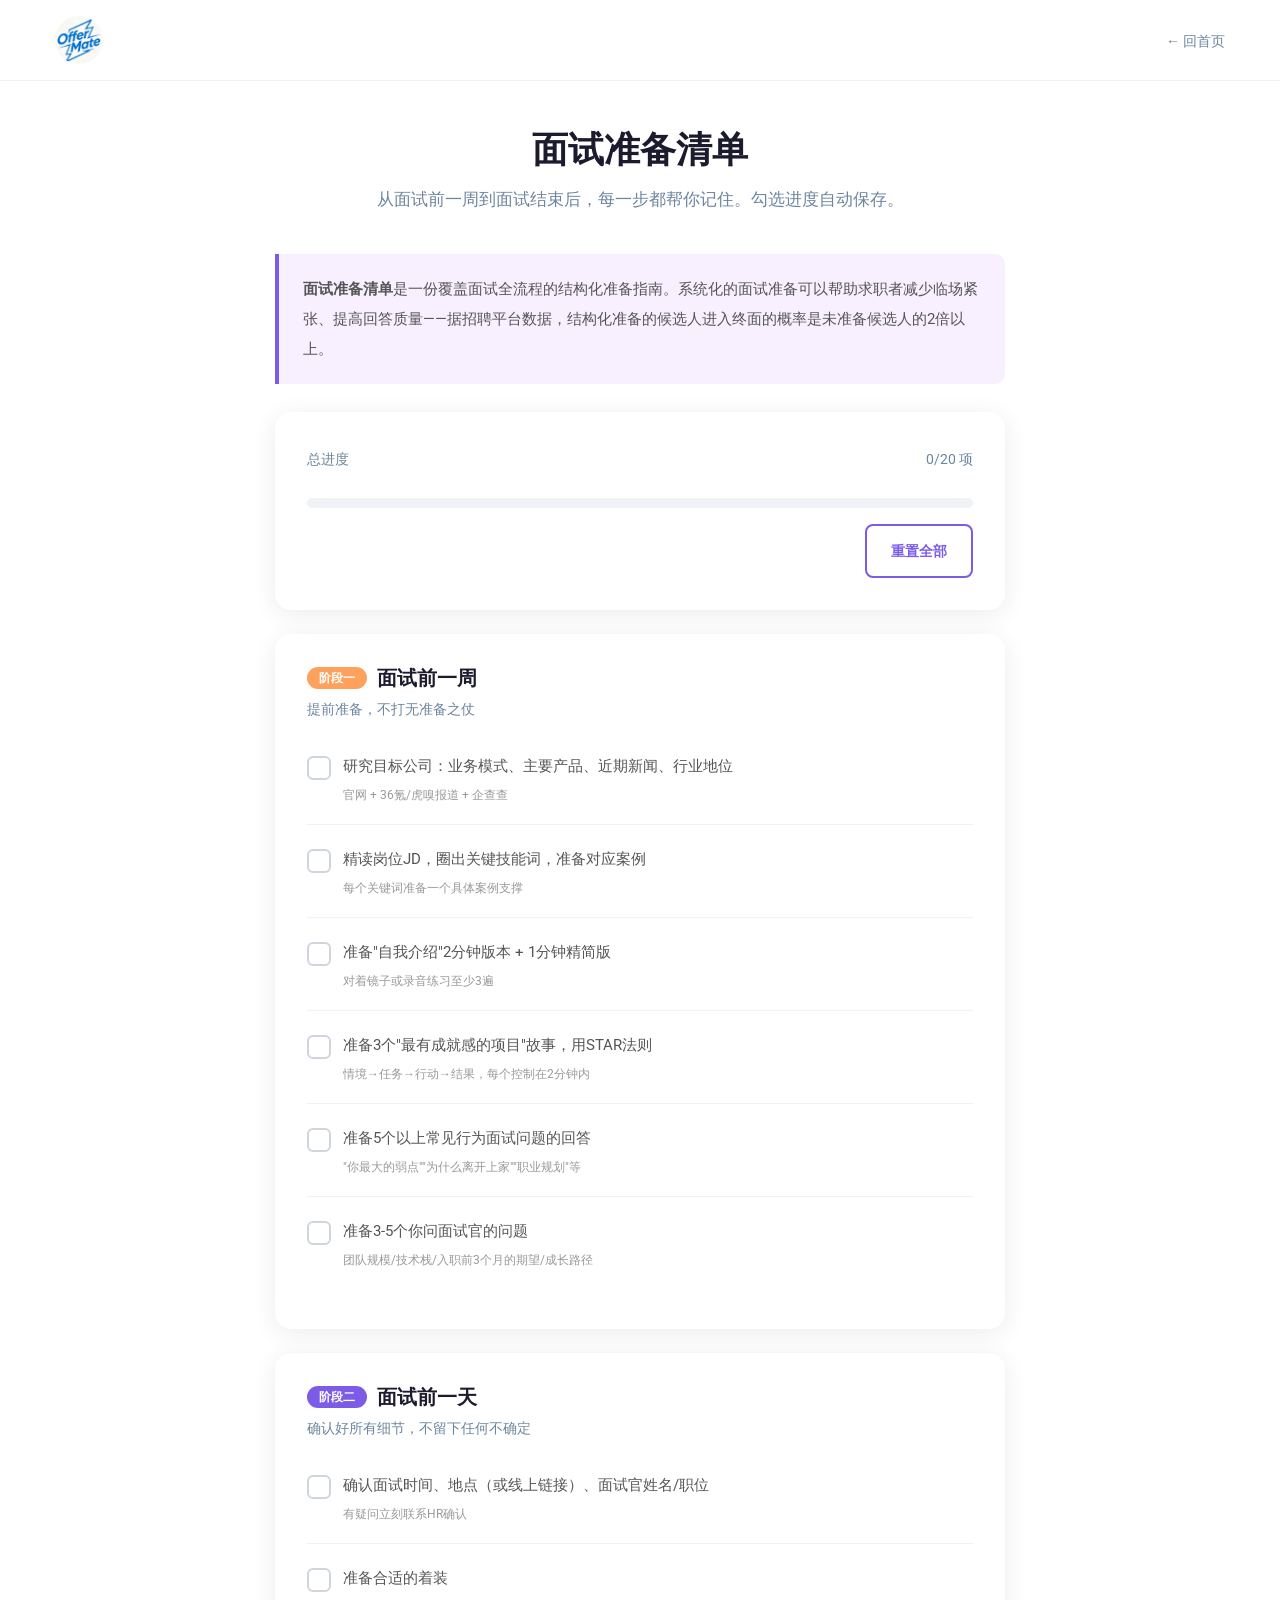
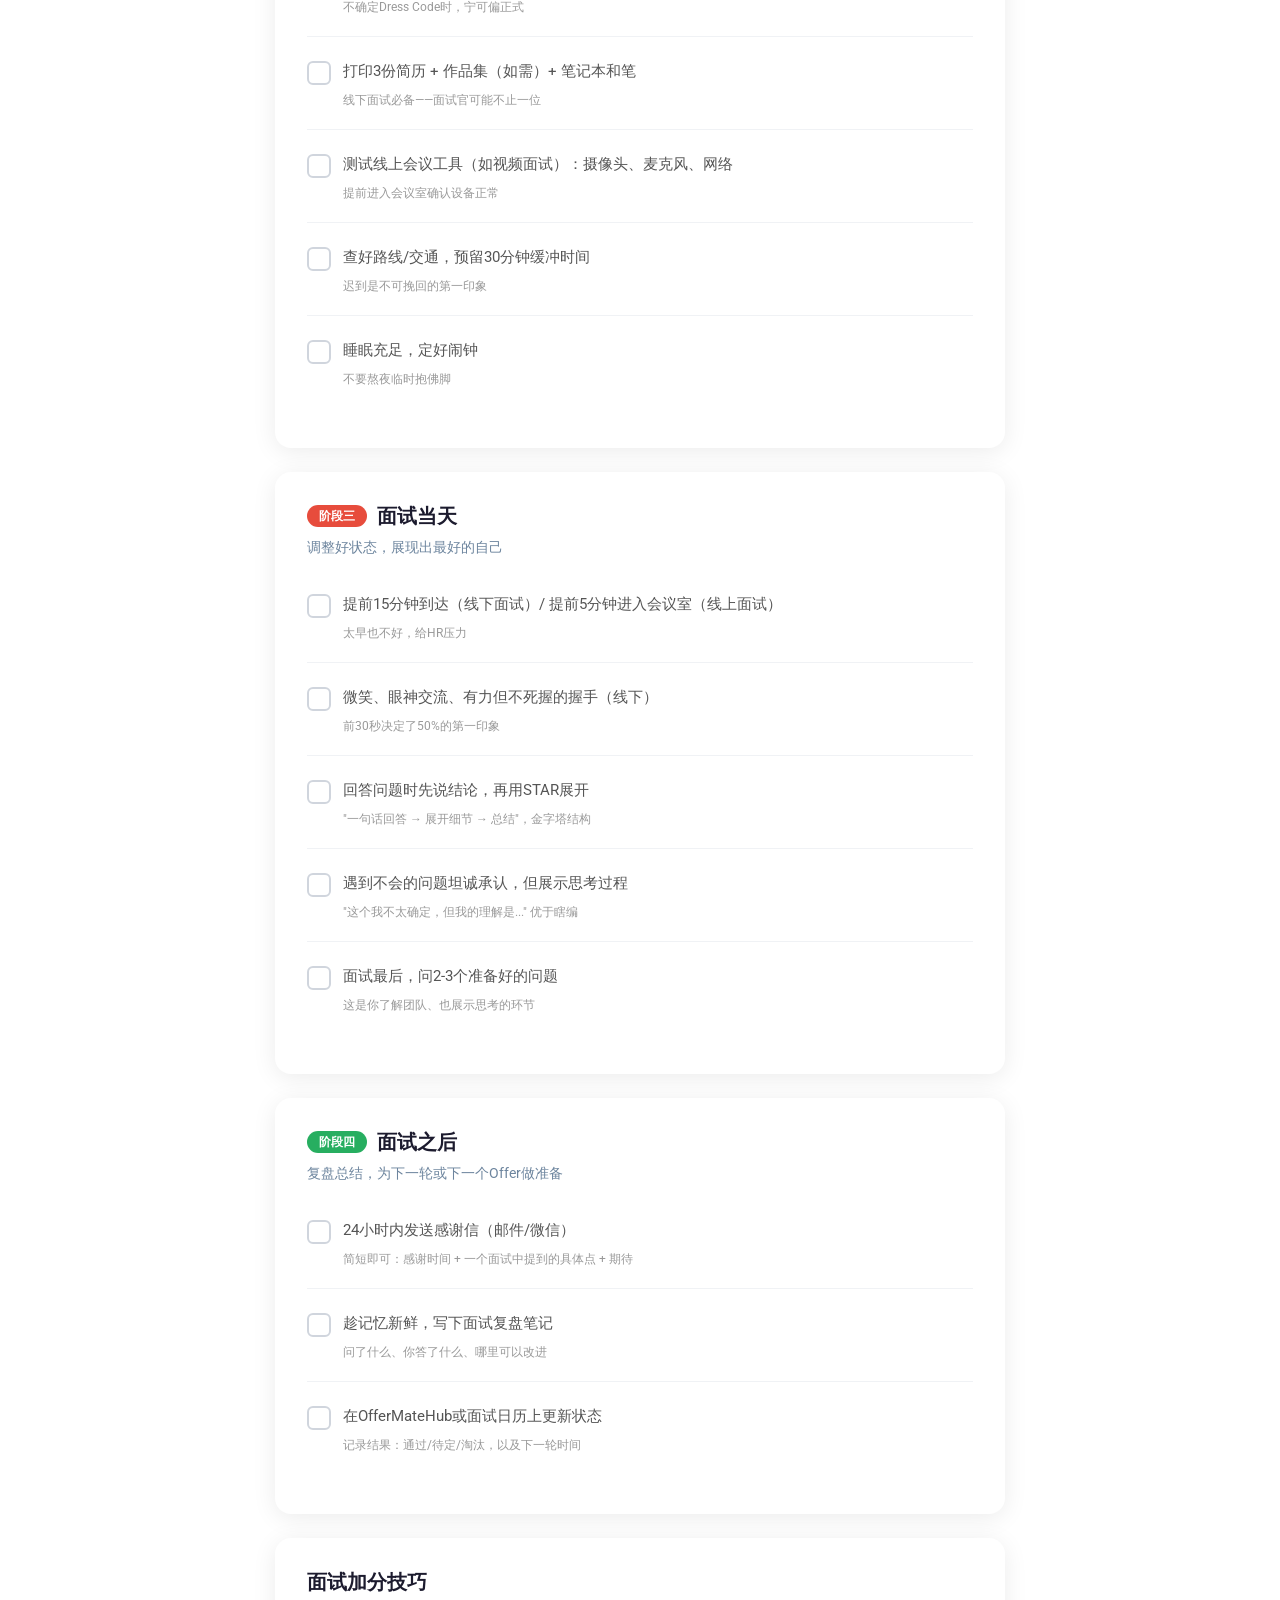
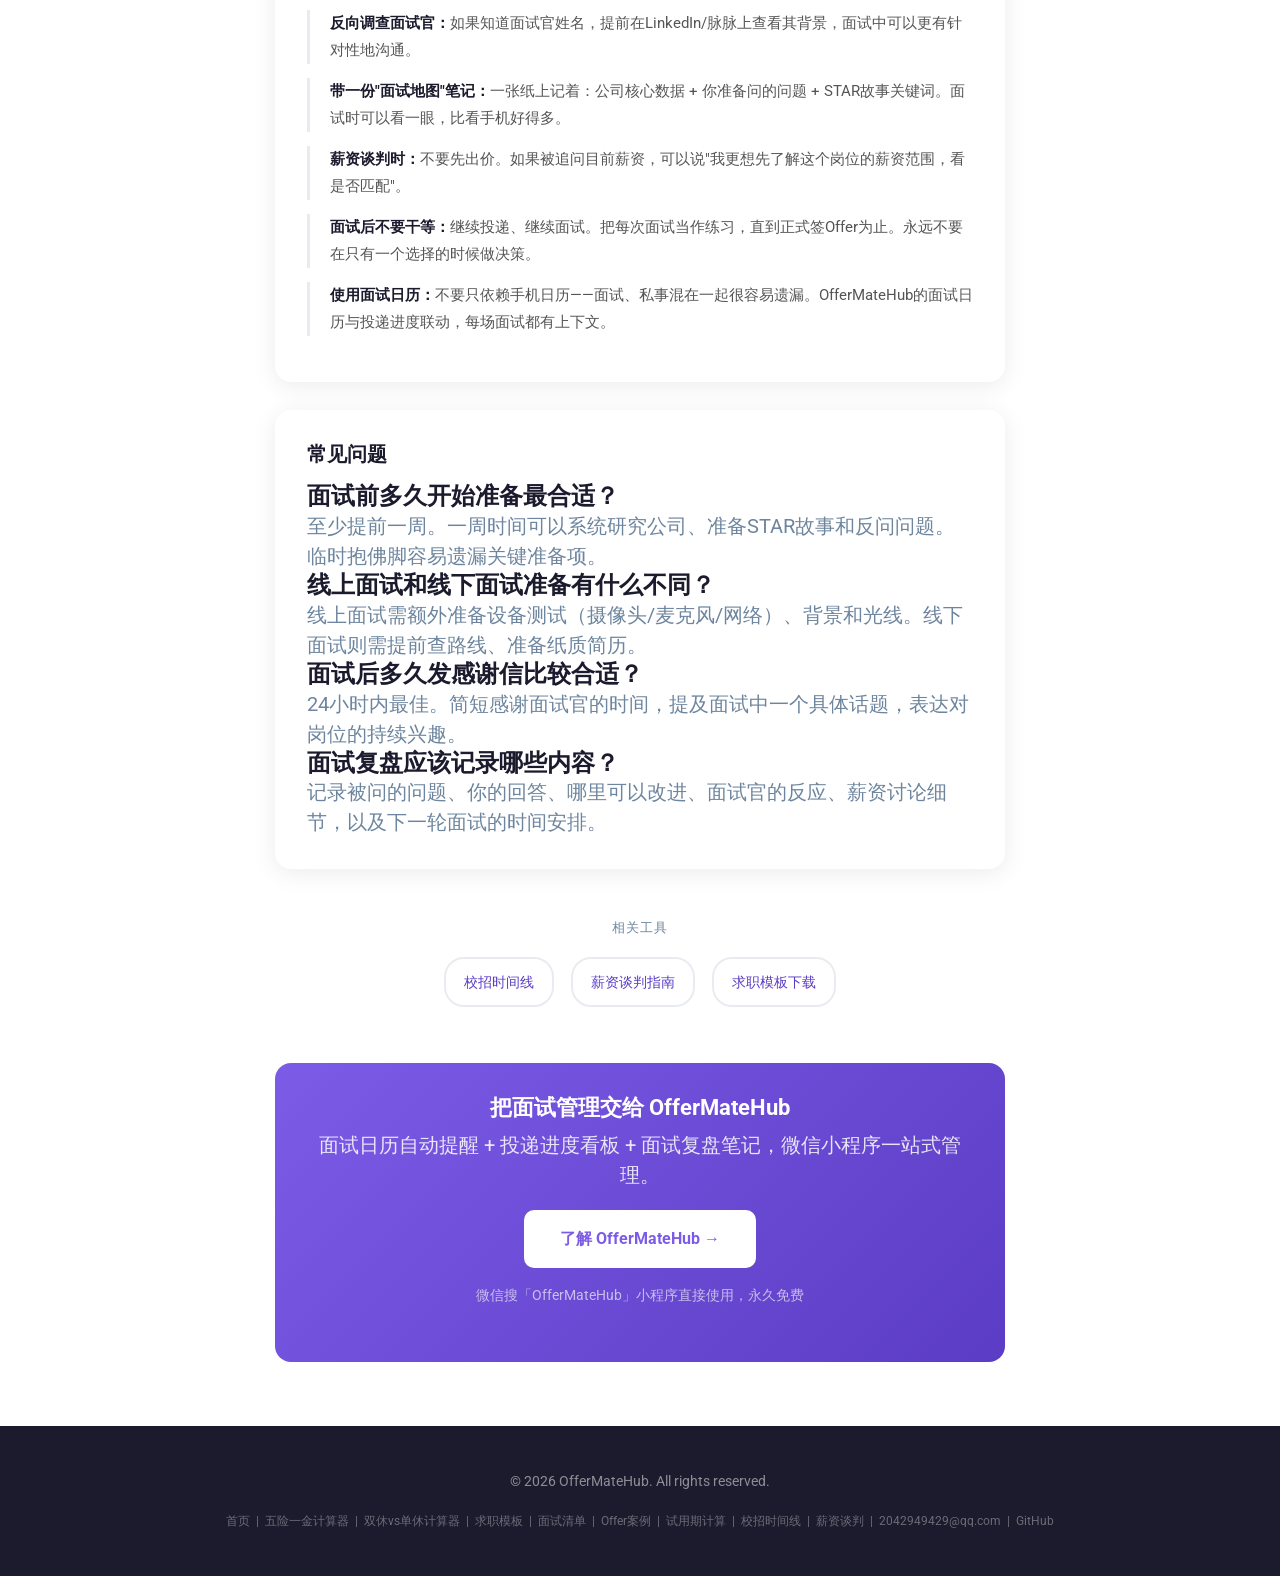
<file: interview-checklist.html>
<!DOCTYPE html>
<html lang="zh-CN">
<head>
    <meta charset="UTF-8">
    <meta name="viewport" content="width=device-width, initial-scale=1, shrink-to-fit=no">
    <meta name="robots" content="index, follow">
    <title>面试准备清单 · 可勾选互动清单 | OfferMateHub</title>
    <meta name="description" content="互动式面试准备清单，覆盖面试前一周、前一天、当天、之后四个阶段共20项准备事项。可勾选、自动保存进度、一键重置。面试季不再遗漏任何环节。">
    <link rel="canonical" href="https://offermatehub.cn/interview-checklist.html">
    <link rel="preload" href="assets/css/master.css" as="style">
    <link rel="preload" href="style.css" as="style">
    <meta property="og:title" content="面试准备清单 · 可勾选互动清单 | OfferMateHub">
    <meta property="og:description" content="互动式面试准备清单，覆盖面试前中后四个阶段。可勾选、自动保存。">
    <meta property="og:url" content="https://offermatehub.cn/interview-checklist.html">
    <meta property="og:type" content="website">
    <meta property="og:image" content="https://offermatehub.cn/assets/img/qr-code.jpg">
    <meta property="og:site_name" content="OfferMateHub">
    <meta name="twitter:card" content="summary_large_image">
    <meta name="twitter:title" content="面试准备清单 | OfferMateHub">
    <meta name="twitter:image" content="https://offermatehub.cn/assets/img/qr-code.jpg">
    <meta name="twitter:description" content="互动式面试准备清单，覆盖面试前中后四个阶段。可勾选、自动保存。">
    <link rel="icon" href="assets/img/logo/fabicon.png">
    <link rel="stylesheet" href="assets/css/plugins/bootstrap.min.css">
    <link rel="stylesheet" href="assets/css/plugins/animate.min.css">
    <link rel="stylesheet" href="assets/css/plugins/fontawesome.css">
    <link rel="stylesheet" href="assets/css/plugins/slicknav.css">
    <link rel="stylesheet" href="assets/css/master.css">
    <link rel="stylesheet" href="style.css">
    <style>
        .checklist-container{max-width:760px;margin:0 auto}
        .phase-card{background:#fff;border-radius:16px;padding:32px;box-shadow:0 4px 24px rgba(0,0,0,.08);margin-bottom:24px}
        .phase-card h2{font-size:20px;color:#1c1b2e;margin-bottom:4px;display:flex;align-items:center;gap:10px}
        .phase-card .phase-badge{font-size:12px;font-weight:700;padding:4px 12px;border-radius:20px;color:#fff}
        .phase-card .phase-badge.before{background:#fca25d}
        .phase-card .phase-badge.eve{background:#7c5ce7}
        .phase-card .phase-badge.day{background:#e74c3c}
        .phase-card .phase-badge.after{background:#27ae60}
        .phase-card .phase-desc{font-size:14px;color:#6d859e;margin-bottom:16px}
        .checklist-item{display:flex;align-items:flex-start;gap:12px;padding:14px 0;border-bottom:1px solid #f0f2f5;cursor:pointer;transition:background .15s}
        .checklist-item:hover{background:#faf8ff;margin:0 -12px;padding-left:12px;padding-right:12px;border-radius:6px}
        .checklist-item:last-child{border-bottom:none}
        .checklist-item input[type=checkbox]{display:none}
        .checklist-item .checkbox-custom{min-width:24px;height:24px;border:2px solid #d0d5dd;border-radius:6px;display:flex;align-items:center;justify-content:center;transition:all .2s;flex-shrink:0;margin-top:2px}
        .checklist-item.done .checkbox-custom{background:#7c5ce7;border-color:#7c5ce7}
        .checklist-item.done .checkbox-custom::after{content:'\2714';color:#fff;font-size:14px;font-weight:700}
        .checklist-item.done .item-text{color:#999;text-decoration:line-through}
        .item-content{flex:1}
        .item-content .item-text{font-size:15px;color:#555;line-height:1.6}
        .item-content .item-tip{font-size:12px;color:#999;margin-top:2px}
        .progress-bar-wrap{background:#f0f2f5;border-radius:10px;height:10px;margin:24px 0 8px;overflow:hidden}
        .progress-bar-fill{background:linear-gradient(90deg,#7c5ce7,#fca25d);height:100%;border-radius:10px;transition:width .3s ease}
        .progress-stats{display:flex;justify-content:space-between;font-size:14px;color:#6d859e;margin-bottom:8px}
        .btn-row{display:flex;gap:12px;flex-wrap:wrap;margin-top:16px}
        .btn-outline{border:2px solid #7c5ce7;color:#7c5ce7;background:transparent;padding:10px 24px;border-radius:8px;font-size:14px;font-weight:600;cursor:pointer;transition:all .2s}
        .btn-outline:hover{background:#f8f0ff}
        .tipps-section{background:#fff;border-radius:16px;padding:32px;box-shadow:0 4px 24px rgba(0,0,0,.08);margin-bottom:24px}
        .tipps-section h3{font-size:20px;color:#1c1b2e;margin-bottom:16px}
        .tipp-item{margin-bottom:14px;padding-left:20px;border-left:3px solid #e8ecf1;font-size:15px;color:#555;line-height:1.8}
        .tipp-item strong{color:#1c1b2e}
        .site-header{padding:16px 0;border-bottom:1px solid #eef1f5;margin-bottom:48px}
        .site-header .logo img{width:48px;height:48px;border-radius:50%}
        .cta-banner{background:linear-gradient(135deg,#7c5ce7,#5b3cc4);border-radius:16px;padding:32px;text-align:center;color:#fff;margin-top:32px}
        .cta-banner h3{color:#fff;font-size:22px;margin-bottom:8px}
        .cta-banner p{color:rgba(255,255,255,.85);margin-bottom:20px}
        footer{background:#1c1b2e;padding:40px 0;text-align:center;margin-top:64px}
        @media(max-width:576px){.phase-card{padding:20px}}
    </style>
</head>
<body>

<header class="site-header">
    <div class="container">
        <div class="row align-items-center">
            <div class="col-auto">
                <a href="index.html" class="logo"><img src="assets/img/logo/OfferMateLogo.webp" alt="OfferMateHub"></a>
            </div>
            <div class="col text-right">
                <a href="index.html" style="color:#6d859e;text-decoration:none;font-size:14px">&larr; 回首页</a>
            </div>
        </div>
    </div>
</header>

<div class="container checklist-container">

    <div style="text-align:center;margin-bottom:40px">
        <h1 style="font-size:36px;color:#1c1b2e;margin-bottom:12px">面试准备清单</h1>
        <p style="font-size:17px;color:#6d859e;max-width:560px;margin:0 auto">从面试前一周到面试结束后，每一步都帮你记住。勾选进度自动保存。</p>
    </div>

    <div style="background:#f8f0ff;border-left:4px solid #7c5ce7;padding:20px 24px;border-radius:0 10px 10px 0;margin-bottom:28px;font-size:15px;line-height:2;color:#555">
        <p style="margin:0"><strong>面试准备清单</strong>是一份覆盖面试全流程的结构化准备指南。系统化的面试准备可以帮助求职者减少临场紧张、提高回答质量——据招聘平台数据，结构化准备的候选人进入终面的概率是未准备候选人的2倍以上。</p>
    </div>

    <!-- Progress bar -->
    <div class="phase-card">
        <div class="progress-stats">
            <span>总进度</span>
            <span id="progressText">0/20 项</span>
        </div>
        <div class="progress-bar-wrap">
            <div class="progress-bar-fill" id="progressBar" style="width:0%"></div>
        </div>
        <div class="btn-row" style="justify-content:flex-end">
            <button class="btn-outline" onclick="resetAll()">重置全部</button>
        </div>
    </div>

    <!-- Phase 1: 面试前一周 -->
    <div class="phase-card" id="phase1">
        <h2><span class="phase-badge before">阶段一</span> 面试前一周</h2>
        <p class="phase-desc">提前准备，不打无准备之仗</p>

        <label class="checklist-item" data-id="p1_1">
            <input type="checkbox" onchange="toggleItem(this)"><span class="checkbox-custom"></span>
            <div class="item-content"><div class="item-text">研究目标公司：业务模式、主要产品、近期新闻、行业地位</div><div class="item-tip">官网 + 36氪/虎嗅报道 + 企查查</div></div>
        </label>
        <label class="checklist-item" data-id="p1_2">
            <input type="checkbox" onchange="toggleItem(this)"><span class="checkbox-custom"></span>
            <div class="item-content"><div class="item-text">精读岗位JD，圈出关键技能词，准备对应案例</div><div class="item-tip">每个关键词准备一个具体案例支撑</div></div>
        </label>
        <label class="checklist-item" data-id="p1_3">
            <input type="checkbox" onchange="toggleItem(this)"><span class="checkbox-custom"></span>
            <div class="item-content"><div class="item-text">准备"自我介绍"2分钟版本 + 1分钟精简版</div><div class="item-tip">对着镜子或录音练习至少3遍</div></div>
        </label>
        <label class="checklist-item" data-id="p1_4">
            <input type="checkbox" onchange="toggleItem(this)"><span class="checkbox-custom"></span>
            <div class="item-content"><div class="item-text">准备3个"最有成就感的项目"故事，用STAR法则</div><div class="item-tip">情境→任务→行动→结果，每个控制在2分钟内</div></div>
        </label>
        <label class="checklist-item" data-id="p1_5">
            <input type="checkbox" onchange="toggleItem(this)"><span class="checkbox-custom"></span>
            <div class="item-content"><div class="item-text">准备5个以上常见行为面试问题的回答</div><div class="item-tip">"你最大的弱点""为什么离开上家""职业规划"等</div></div>
        </label>
        <label class="checklist-item" data-id="p1_6">
            <input type="checkbox" onchange="toggleItem(this)"><span class="checkbox-custom"></span>
            <div class="item-content"><div class="item-text">准备3-5个你问面试官的问题</div><div class="item-tip">团队规模/技术栈/入职前3个月的期望/成长路径</div></div>
        </label>
    </div>

    <!-- Phase 2: 前一天 -->
    <div class="phase-card" id="phase2">
        <h2><span class="phase-badge eve">阶段二</span> 面试前一天</h2>
        <p class="phase-desc">确认好所有细节，不留下任何不确定</p>

        <label class="checklist-item" data-id="p2_1">
            <input type="checkbox" onchange="toggleItem(this)"><span class="checkbox-custom"></span>
            <div class="item-content"><div class="item-text">确认面试时间、地点（或线上链接）、面试官姓名/职位</div><div class="item-tip">有疑问立刻联系HR确认</div></div>
        </label>
        <label class="checklist-item" data-id="p2_2">
            <input type="checkbox" onchange="toggleItem(this)"><span class="checkbox-custom"></span>
            <div class="item-content"><div class="item-text">准备合适的着装</div><div class="item-tip">不确定Dress Code时，宁可偏正式</div></div>
        </label>
        <label class="checklist-item" data-id="p2_3">
            <input type="checkbox" onchange="toggleItem(this)"><span class="checkbox-custom"></span>
            <div class="item-content"><div class="item-text">打印3份简历 + 作品集（如需）+ 笔记本和笔</div><div class="item-tip">线下面试必备——面试官可能不止一位</div></div>
        </label>
        <label class="checklist-item" data-id="p2_4">
            <input type="checkbox" onchange="toggleItem(this)"><span class="checkbox-custom"></span>
            <div class="item-content"><div class="item-text">测试线上会议工具（如视频面试）：摄像头、麦克风、网络</div><div class="item-tip">提前进入会议室确认设备正常</div></div>
        </label>
        <label class="checklist-item" data-id="p2_5">
            <input type="checkbox" onchange="toggleItem(this)"><span class="checkbox-custom"></span>
            <div class="item-content"><div class="item-text">查好路线/交通，预留30分钟缓冲时间</div><div class="item-tip">迟到是不可挽回的第一印象</div></div>
        </label>
        <label class="checklist-item" data-id="p2_6">
            <input type="checkbox" onchange="toggleItem(this)"><span class="checkbox-custom"></span>
            <div class="item-content"><div class="item-text">睡眠充足，定好闹钟</div><div class="item-tip">不要熬夜临时抱佛脚</div></div>
        </label>
    </div>

    <!-- Phase 3: 当天 -->
    <div class="phase-card" id="phase3">
        <h2><span class="phase-badge day">阶段三</span> 面试当天</h2>
        <p class="phase-desc">调整好状态，展现出最好的自己</p>

        <label class="checklist-item" data-id="p3_1">
            <input type="checkbox" onchange="toggleItem(this)"><span class="checkbox-custom"></span>
            <div class="item-content"><div class="item-text">提前15分钟到达（线下面试）/ 提前5分钟进入会议室（线上面试）</div><div class="item-tip">太早也不好，给HR压力</div></div>
        </label>
        <label class="checklist-item" data-id="p3_2">
            <input type="checkbox" onchange="toggleItem(this)"><span class="checkbox-custom"></span>
            <div class="item-content"><div class="item-text">微笑、眼神交流、有力但不死握的握手（线下）</div><div class="item-tip">前30秒决定了50%的第一印象</div></div>
        </label>
        <label class="checklist-item" data-id="p3_3">
            <input type="checkbox" onchange="toggleItem(this)"><span class="checkbox-custom"></span>
            <div class="item-content"><div class="item-text">回答问题时先说结论，再用STAR展开</div><div class="item-tip">"一句话回答 → 展开细节 → 总结"，金字塔结构</div></div>
        </label>
        <label class="checklist-item" data-id="p3_4">
            <input type="checkbox" onchange="toggleItem(this)"><span class="checkbox-custom"></span>
            <div class="item-content"><div class="item-text">遇到不会的问题坦诚承认，但展示思考过程</div><div class="item-tip">"这个我不太确定，但我的理解是..." 优于瞎编</div></div>
        </label>
        <label class="checklist-item" data-id="p3_5">
            <input type="checkbox" onchange="toggleItem(this)"><span class="checkbox-custom"></span>
            <div class="item-content"><div class="item-text">面试最后，问2-3个准备好的问题</div><div class="item-tip">这是你了解团队、也展示思考的环节</div></div>
        </label>
    </div>

    <!-- Phase 4: 之后 -->
    <div class="phase-card" id="phase4">
        <h2><span class="phase-badge after">阶段四</span> 面试之后</h2>
        <p class="phase-desc">复盘总结，为下一轮或下一个Offer做准备</p>

        <label class="checklist-item" data-id="p4_1">
            <input type="checkbox" onchange="toggleItem(this)"><span class="checkbox-custom"></span>
            <div class="item-content"><div class="item-text">24小时内发送感谢信（邮件/微信）</div><div class="item-tip">简短即可：感谢时间 + 一个面试中提到的具体点 + 期待</div></div>
        </label>
        <label class="checklist-item" data-id="p4_2">
            <input type="checkbox" onchange="toggleItem(this)"><span class="checkbox-custom"></span>
            <div class="item-content"><div class="item-text">趁记忆新鲜，写下面试复盘笔记</div><div class="item-tip">问了什么、你答了什么、哪里可以改进</div></div>
        </label>
        <label class="checklist-item" data-id="p4_3">
            <input type="checkbox" onchange="toggleItem(this)"><span class="checkbox-custom"></span>
            <div class="item-content"><div class="item-text">在OfferMateHub或面试日历上更新状态</div><div class="item-tip">记录结果：通过/待定/淘汰，以及下一轮时间</div></div>
        </label>
    </div>

    <!-- Extra tips -->
    <div class="tipps-section">
        <h3>面试加分技巧</h3>
        <div class="tipp-item"><strong>反向调查面试官：</strong>如果知道面试官姓名，提前在LinkedIn/脉脉上查看其背景，面试中可以更有针对性地沟通。</div>
        <div class="tipp-item"><strong>带一份"面试地图"笔记：</strong>一张纸上记着：公司核心数据 + 你准备问的问题 + STAR故事关键词。面试时可以看一眼，比看手机好得多。</div>
        <div class="tipp-item"><strong>薪资谈判时：</strong>不要先出价。如果被追问目前薪资，可以说"我更想先了解这个岗位的薪资范围，看是否匹配"。</div>
        <div class="tipp-item"><strong>面试后不要干等：</strong>继续投递、继续面试。把每次面试当作练习，直到正式签Offer为止。永远不要在只有一个选择的时候做决策。</div>
        <div class="tipp-item"><strong>使用面试日历：</strong>不要只依赖手机日历——面试、私事混在一起很容易遗漏。OfferMateHub的面试日历与投递进度联动，每场面试都有上下文。</div>
    </div>

    <div class="tipps-section" style="margin-top:28px">
        <h3>常见问题</h3>
        <div class="faq-item">
            <h4>面试前多久开始准备最合适？</h4>
            <p>至少提前一周。一周时间可以系统研究公司、准备STAR故事和反问问题。临时抱佛脚容易遗漏关键准备项。</p>
        </div>
        <div class="faq-item">
            <h4>线上面试和线下面试准备有什么不同？</h4>
            <p>线上面试需额外准备设备测试（摄像头/麦克风/网络）、背景和光线。线下面试则需提前查路线、准备纸质简历。</p>
        </div>
        <div class="faq-item">
            <h4>面试后多久发感谢信比较合适？</h4>
            <p>24小时内最佳。简短感谢面试官的时间，提及面试中一个具体话题，表达对岗位的持续兴趣。</p>
        </div>
        <div class="faq-item">
            <h4>面试复盘应该记录哪些内容？</h4>
            <p>记录被问的问题、你的回答、哪里可以改进、面试官的反应、薪资讨论细节，以及下一轮面试的时间安排。</p>
        </div>
    </div>

    <div class="calc-card" style="text-align:center;padding:20px 28px">
        <p style="color:#6d859e;font-size:13px;margin-bottom:10px;text-transform:uppercase;letter-spacing:1px">相关工具</p>
        <a href="campus-timeline.html" style="display:inline-block;padding:8px 18px;margin:4px 6px;border:2px solid #e8ecf1;border-radius:20px;font-size:14px;color:#5b3cc4;text-decoration:none">校招时间线</a>
        <a href="salary-negotiation.html" style="display:inline-block;padding:8px 18px;margin:4px 6px;border:2px solid #e8ecf1;border-radius:20px;font-size:14px;color:#5b3cc4;text-decoration:none">薪资谈判指南</a>
        <a href="templates.html" style="display:inline-block;padding:8px 18px;margin:4px 6px;border:2px solid #e8ecf1;border-radius:20px;font-size:14px;color:#5b3cc4;text-decoration:none">求职模板下载</a>
    </div>

    <div class="cta-banner">
        <h3>把面试管理交给 OfferMateHub</h3>
        <p>面试日历自动提醒 + 投递进度看板 + 面试复盘笔记，微信小程序一站式管理。</p>
        <a href="index.html" style="display:inline-block;background:#fff;color:#7c5ce7;padding:14px 36px;border-radius:10px;font-weight:700;font-size:16px;text-decoration:none">了解 OfferMateHub →</a>
        <p style="font-size:14px;margin-top:12px;opacity:.75">微信搜「OfferMateHub」小程序直接使用，永久免费</p>
    </div>
</div>

<footer>
    <div class="container">
        <p style="color:rgba(255,255,255,.5);font-size:14px;margin:0">&copy; 2026 OfferMateHub. All rights reserved.</p>
        <p style="color:rgba(255,255,255,.35);font-size:12px;margin:10px 0 0"><a href="index.html" style="color:rgba(255,255,255,.35);text-decoration:none">首页</a> &nbsp;|&nbsp; <a href="wxyj-calculator.html" style="color:rgba(255,255,255,.35);text-decoration:none">五险一金计算器</a> &nbsp;|&nbsp; <a href="rest-calculator.html" style="color:rgba(255,255,255,.35);text-decoration:none">双休vs单休计算器</a> &nbsp;|&nbsp; <a href="templates.html" style="color:rgba(255,255,255,.35);text-decoration:none">求职模板</a> &nbsp;|&nbsp; <a href="interview-checklist.html" style="color:rgba(255,255,255,.35);text-decoration:none">面试清单</a> &nbsp;|&nbsp; <a href="offer-cases.html" style="color:rgba(255,255,255,.35);text-decoration:none">Offer案例</a> &nbsp;|&nbsp; <a href="probation-calculator.html" style="color:rgba(255,255,255,.35);text-decoration:none">试用期计算</a> &nbsp;|&nbsp; <a href="campus-timeline.html" style="color:rgba(255,255,255,.35);text-decoration:none">校招时间线</a> &nbsp;|&nbsp; <a href="salary-negotiation.html" style="color:rgba(255,255,255,.35);text-decoration:none">薪资谈判</a> &nbsp;|&nbsp; <a href="mailto:2042949429@qq.com" style="color:rgba(255,255,255,.35);text-decoration:none">2042949429@qq.com</a> &nbsp;|&nbsp; <a href="https://github.com/husuting/offermatehub" target="_blank" rel="noopener" style="color:rgba(255,255,255,.35);text-decoration:none">GitHub</a></p>
    </div>
</footer>

<script type="application/ld+json">
[
  {
    "@context": "https://schema.org",
    "@type": "HowTo",
    "name": "面试准备清单",
    "description": "从面试前一周到面试结束后，覆盖四个阶段的完整面试准备清单，每项可勾选、进度自动保存。",
    "url": "https://offermatehub.cn/interview-checklist.html",
    "step": [
      {"@type": "HowToStep", "name": "面试前一周", "text": "研究公司、精读JD、准备自我介绍和STAR故事、准备反问问题。"},
      {"@type": "HowToStep", "name": "面试前一天", "text": "确认时间地点、准备着装、打印简历、测试设备、查路线。"},
      {"@type": "HowToStep", "name": "面试当天", "text": "提前到达、注意仪态、结论先行回答、准备反问。"},
      {"@type": "HowToStep", "name": "面试之后", "text": "发送感谢信、写复盘笔记、更新求职状态。"}
    ]
  },
  {
    "@context": "https://schema.org",
    "@type": "FAQPage",
    "mainEntity": [
      {
        "@type": "Question",
        "name": "面试前多久开始准备最合适？",
        "acceptedAnswer": {
          "@type": "Answer",
          "text": "至少提前一周。一周时间可以系统研究公司、准备STAR故事和反问问题。临时抱佛脚容易遗漏关键准备项。"
        }
      },
      {
        "@type": "Question",
        "name": "线上面试和线下面试准备有什么不同？",
        "acceptedAnswer": {
          "@type": "Answer",
          "text": "线上面试需额外准备设备测试（摄像头/麦克风/网络）、背景和光线。线下面试则需提前查路线、准备纸质简历。"
        }
      },
      {
        "@type": "Question",
        "name": "面试后多久发感谢信比较合适？",
        "acceptedAnswer": {
          "@type": "Answer",
          "text": "24小时内最佳。简短感谢面试官的时间，提及面试中一个具体话题，表达对岗位的持续兴趣。"
        }
      },
      {
        "@type": "Question",
        "name": "面试复盘应该记录哪些内容？",
        "acceptedAnswer": {
          "@type": "Answer",
          "text": "记录被问的问题、你的回答、哪里可以改进、面试官的反应、薪资讨论细节，以及下一轮面试的时间安排。"
        }
      }
    ]
  }
]
</script>

<script>
var STORAGE_KEY='omh_interview_checklist';
var totalItems=0;

function init(){
    var checkboxes=document.querySelectorAll('.checklist-item input[type=checkbox]');
    totalItems=checkboxes.length;
    var saved=loadState();
    checkboxes.forEach(function(cb){
        var id=cb.parentElement.getAttribute('data-id');
        if(saved[id]){
            cb.checked=true;
            cb.parentElement.classList.add('done');
        }
    });
    updateProgress();
}

function loadState(){
    try{return JSON.parse(localStorage.getItem(STORAGE_KEY))||{};}catch(e){return {};}
}

function saveState(){
    var state={};
    document.querySelectorAll('.checklist-item input[type=checkbox]').forEach(function(cb){
        state[cb.parentElement.getAttribute('data-id')]=cb.checked;
    });
    try{localStorage.setItem(STORAGE_KEY,JSON.stringify(state));}catch(e){}
}

function toggleItem(cb){
    if(cb.checked){
        cb.parentElement.classList.add('done');
    }else{
        cb.parentElement.classList.remove('done');
    }
    saveState();
    updateProgress();
}

function updateProgress(){
    var done=document.querySelectorAll('.checklist-item input[type=checkbox]:checked').length;
    var pct=totalItems>0?Math.round(done/totalItems*100):0;
    document.getElementById('progressBar').style.width=pct+'%';
    document.getElementById('progressText').textContent=done+'/'+totalItems+' 项';
}

function resetAll(){
    if(confirm('确定要重置所有勾选吗？')){
        document.querySelectorAll('.checklist-item input[type=checkbox]').forEach(function(cb){
            cb.checked=false;
            cb.parentElement.classList.remove('done');
        });
        saveState();
        updateProgress();
    }
}

init();
</script>

</body>
</html>
</file>
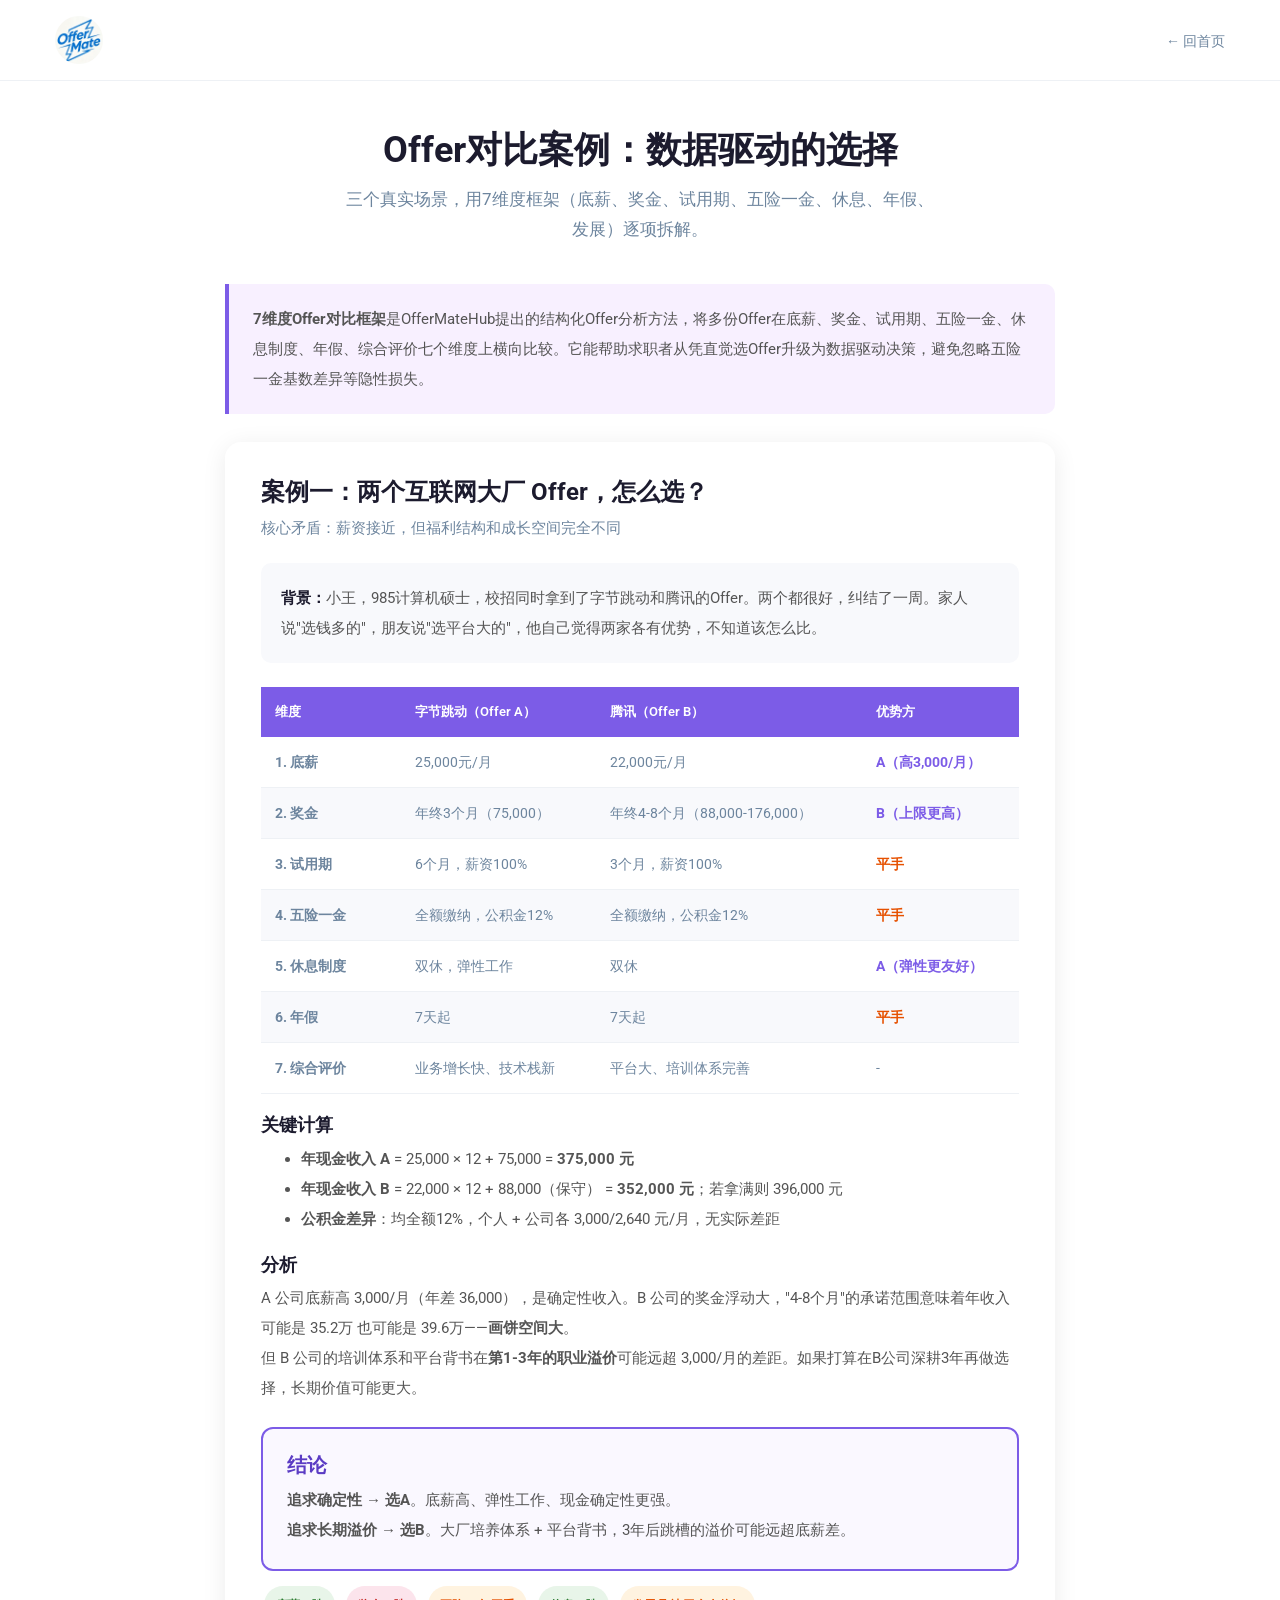
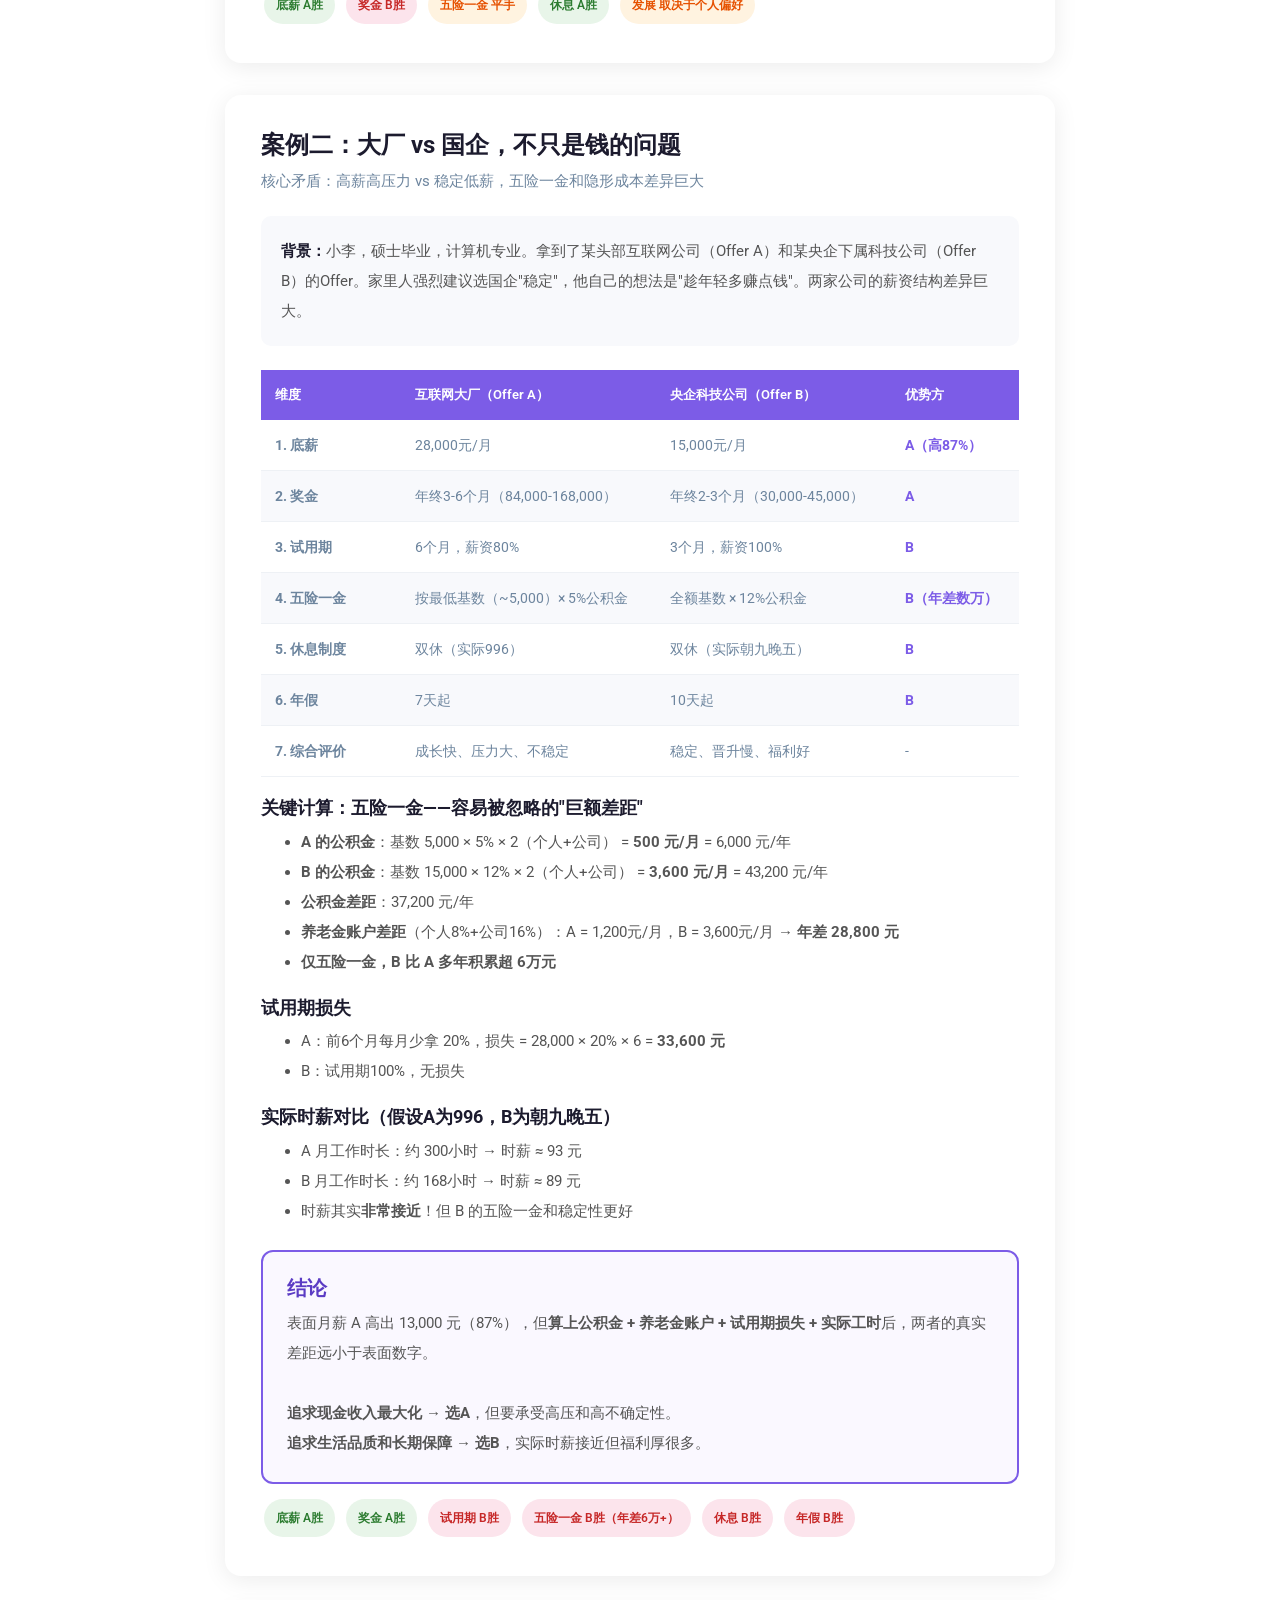
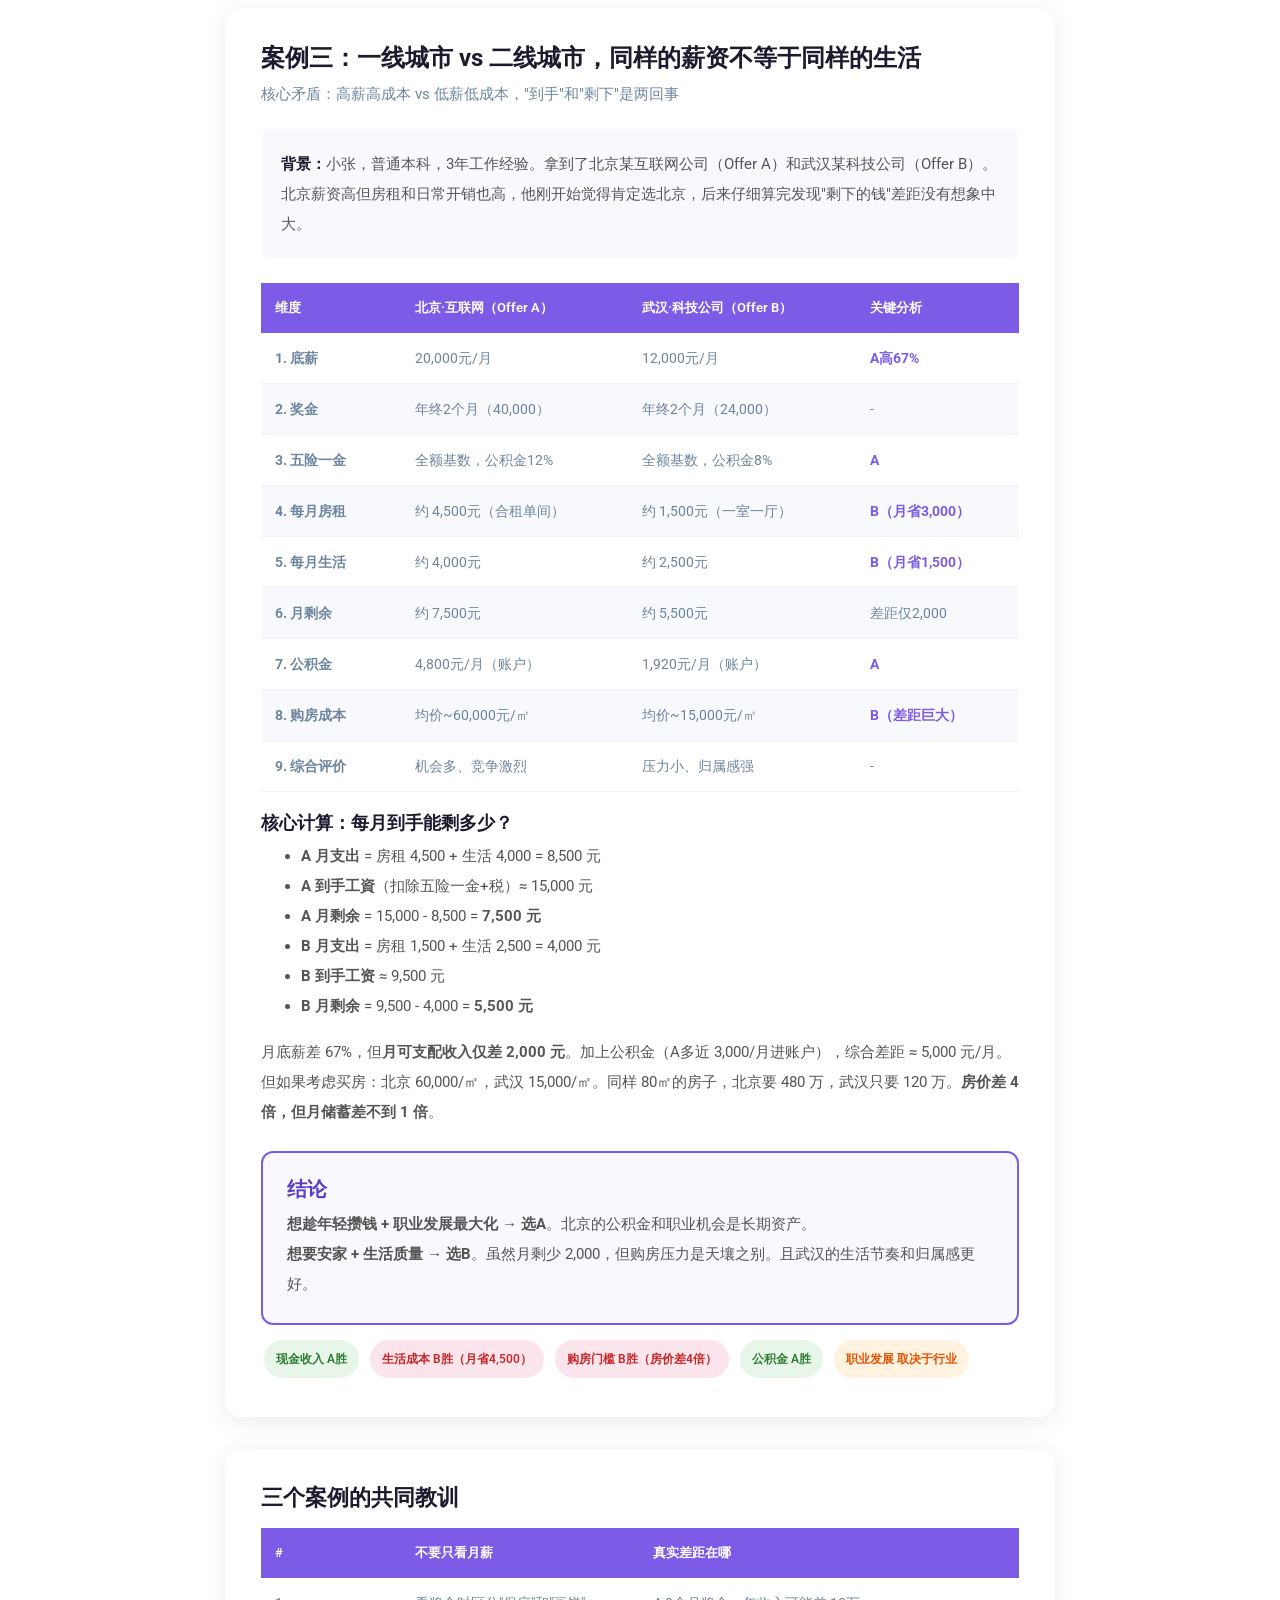
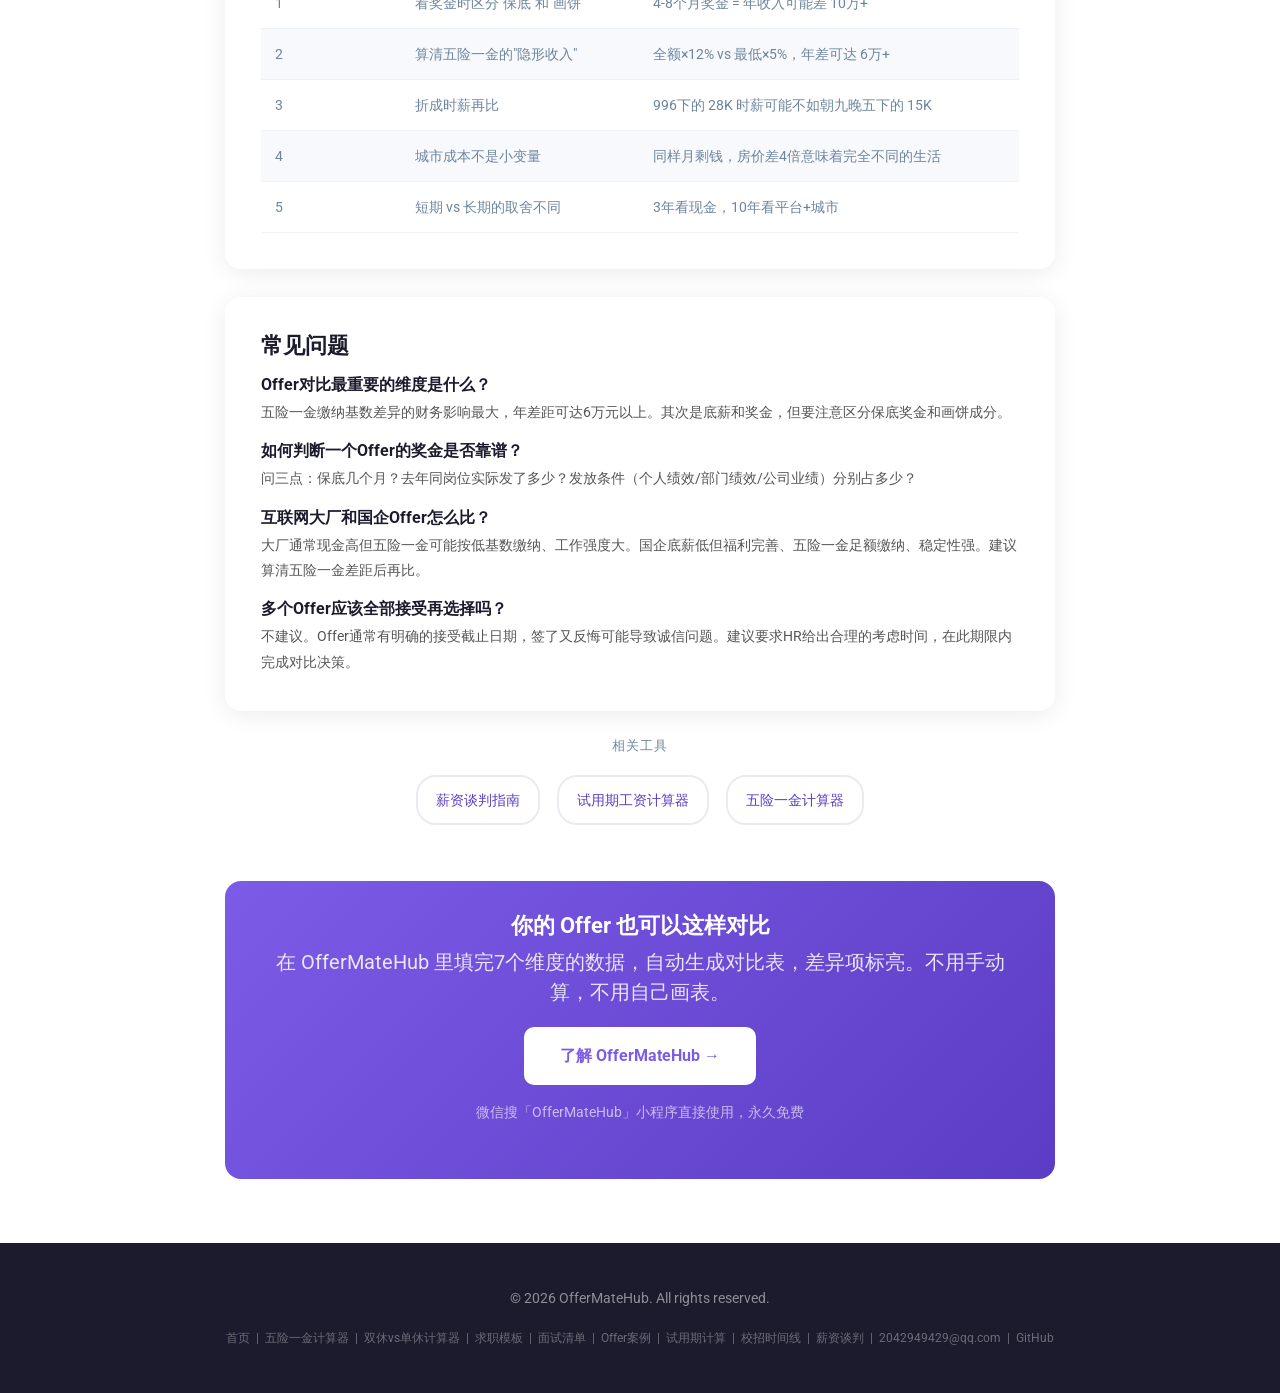
<file: offer-cases.html>
<!DOCTYPE html>
<html lang="zh-CN">
<head>
    <meta charset="UTF-8">
    <meta name="viewport" content="width=device-width, initial-scale=1, shrink-to-fit=no">
    <meta name="robots" content="index, follow">
    <title>Offer对比案例 · 真实场景分析 | OfferMateHub</title>
    <meta name="description" content="三个真实Offer对比案例：互联网大厂vs大厂、大厂vs国企、一线vs二线城市。用7维度框架逐项拆解底薪、奖金、五险一金、休息制度等差异，数据驱动决策。">
    <link rel="canonical" href="https://offermatehub.cn/offer-cases.html">
    <link rel="preload" href="assets/css/master.css" as="style">
    <link rel="preload" href="style.css" as="style">
    <meta property="og:title" content="Offer对比案例 · 真实场景分析 | OfferMateHub">
    <meta property="og:description" content="三个真实Offer对比案例，用7维度框架逐项分析——数据驱动的Offer决策。">
    <meta property="og:url" content="https://offermatehub.cn/offer-cases.html">
    <meta property="og:type" content="website">
    <meta property="og:image" content="https://offermatehub.cn/assets/img/qr-code.jpg">
    <meta property="og:site_name" content="OfferMateHub">
    <meta name="twitter:card" content="summary_large_image">
    <meta name="twitter:title" content="Offer对比案例 | OfferMateHub">
    <meta name="twitter:image" content="https://offermatehub.cn/assets/img/qr-code.jpg">
    <meta name="twitter:description" content="三个真实Offer对比案例，7维度框架逐项分析。">
    <link rel="icon" href="assets/img/logo/fabicon.png">
    <link rel="stylesheet" href="assets/css/plugins/bootstrap.min.css">
    <link rel="stylesheet" href="assets/css/plugins/animate.min.css">
    <link rel="stylesheet" href="assets/css/plugins/fontawesome.css">
    <link rel="stylesheet" href="assets/css/plugins/slicknav.css">
    <link rel="stylesheet" href="assets/css/master.css">
    <link rel="stylesheet" href="style.css">
    <style>
        .cases-container{max-width:860px;margin:0 auto}
        .case-card{background:#fff;border-radius:16px;padding:36px;box-shadow:0 4px 24px rgba(0,0,0,.08);margin-bottom:32px}
        .case-card h2{font-size:24px;color:#1c1b2e;margin-bottom:6px}
        .case-card .subtitle{font-size:15px;color:#6d859e;margin-bottom:20px}
        .case-scenario{background:#f8f9fc;border-radius:10px;padding:20px;margin-bottom:24px;font-size:15px;line-height:2;color:#555}
        .case-scenario strong{color:#1c1b2e}
        .compare-table{width:100%;border-collapse:collapse;margin:20px 0;font-size:14px}
        .compare-table th{background:#7c5ce7;color:#fff;padding:10px 14px;text-align:left;font-weight:600;font-size:13px}
        .compare-table th:first-child{width:140px}
        .compare-table td{padding:10px 14px;border-bottom:1px solid #eef1f5}
        .compare-table tr:nth-child(even) td{background:#f8f9fc}
        .compare-table .winner{color:#7c5ce7;font-weight:700}
        .analysis-block{margin-top:20px;font-size:15px;line-height:2;color:#555}
        .analysis-block h4{font-size:18px;color:#1c1b2e;margin:20px 0 8px}
        .verdict-box{border:2px solid #7c5ce7;border-radius:12px;padding:24px;margin-top:24px;background:#faf8ff}
        .verdict-box h4{font-size:20px;color:#5b3cc4;margin-bottom:8px}
        .verdict-box p{font-size:15px;line-height:2;color:#555;margin:0}
        .dimension-tag{display:inline-block;padding:4px 12px;border-radius:20px;font-size:12px;font-weight:600;margin:3px}
        .dimension-tag.win{background:#e8f5e9;color:#2e7d32}
        .dimension-tag.lose{background:#fce4ec;color:#c62828}
        .dimension-tag.tie{background:#fff3e0;color:#e65100}
        .site-header{padding:16px 0;border-bottom:1px solid #eef1f5;margin-bottom:48px}
        .site-header .logo img{width:48px;height:48px;border-radius:50%}
        .cta-banner{background:linear-gradient(135deg,#7c5ce7,#5b3cc4);border-radius:16px;padding:32px;text-align:center;color:#fff;margin-top:32px}
        .cta-banner h3{color:#fff;font-size:22px;margin-bottom:8px}
        .cta-banner p{color:rgba(255,255,255,.85);margin-bottom:20px}
        footer{background:#1c1b2e;padding:40px 0;text-align:center;margin-top:64px}
        @media(max-width:576px){.case-card{padding:20px}.compare-table{font-size:12px}.compare-table th,.compare-table td{padding:8px 6px}}
    </style>
</head>
<body>

<header class="site-header">
    <div class="container">
        <div class="row align-items-center">
            <div class="col-auto">
                <a href="index.html" class="logo"><img src="assets/img/logo/OfferMateLogo.webp" alt="OfferMateHub"></a>
            </div>
            <div class="col text-right">
                <a href="index.html" style="color:#6d859e;text-decoration:none;font-size:14px">&larr; 回首页</a>
            </div>
        </div>
    </div>
</header>

<div class="container cases-container">

    <div style="text-align:center;margin-bottom:40px">
        <h1 style="font-size:36px;color:#1c1b2e;margin-bottom:12px">Offer对比案例：数据驱动的选择</h1>
        <p style="font-size:17px;color:#6d859e;max-width:600px;margin:0 auto">三个真实场景，用7维度框架（底薪、奖金、试用期、五险一金、休息、年假、发展）逐项拆解。</p>
    </div>

    <div style="background:#f8f0ff;border-left:4px solid #7c5ce7;padding:20px 24px;border-radius:0 10px 10px 0;margin-bottom:28px;font-size:15px;line-height:2;color:#555">
        <p style="margin:0"><strong>7维度Offer对比框架</strong>是OfferMateHub提出的结构化Offer分析方法，将多份Offer在底薪、奖金、试用期、五险一金、休息制度、年假、综合评价七个维度上横向比较。它能帮助求职者从凭直觉选Offer升级为数据驱动决策，避免忽略五险一金基数差异等隐性损失。</p>
    </div>

    <!-- Case 1 -->
    <article class="case-card">
        <h2>案例一：两个互联网大厂 Offer，怎么选？</h2>
        <p class="subtitle">核心矛盾：薪资接近，但福利结构和成长空间完全不同</p>

        <div class="case-scenario">
            <strong>背景：</strong>小王，985计算机硕士，校招同时拿到了字节跳动和腾讯的Offer。两个都很好，纠结了一周。家人说"选钱多的"，朋友说"选平台大的"，他自己觉得两家各有优势，不知道该怎么比。
        </div>

        <table class="compare-table">
            <thead>
                <tr><th>维度</th><th>字节跳动（Offer A）</th><th>腾讯（Offer B）</th><th>优势方</th></tr>
            </thead>
            <tbody>
                <tr><td><strong>1. 底薪</strong></td><td>25,000元/月</td><td>22,000元/月</td><td class="winner">A（高3,000/月）</td></tr>
                <tr><td><strong>2. 奖金</strong></td><td>年终3个月（75,000）</td><td>年终4-8个月（88,000-176,000）</td><td class="winner">B（上限更高）</td></tr>
                <tr><td><strong>3. 试用期</strong></td><td>6个月，薪资100%</td><td>3个月，薪资100%</td><td style="color:#e65100;font-weight:700">平手</td></tr>
                <tr><td><strong>4. 五险一金</strong></td><td>全额缴纳，公积金12%</td><td>全额缴纳，公积金12%</td><td style="color:#e65100;font-weight:700">平手</td></tr>
                <tr><td><strong>5. 休息制度</strong></td><td>双休，弹性工作</td><td>双休</td><td class="winner">A（弹性更友好）</td></tr>
                <tr><td><strong>6. 年假</strong></td><td>7天起</td><td>7天起</td><td style="color:#e65100;font-weight:700">平手</td></tr>
                <tr><td><strong>7. 综合评价</strong></td><td>业务增长快、技术栈新</td><td>平台大、培训体系完善</td><td>-</td></tr>
            </tbody>
        </table>

        <div class="analysis-block">
            <h4>关键计算</h4>
            <ul>
                <li><strong>年现金收入 A</strong> = 25,000 × 12 + 75,000 = <strong>375,000 元</strong></li>
                <li><strong>年现金收入 B</strong> = 22,000 × 12 + 88,000（保守） = <strong>352,000 元</strong>；若拿满则 396,000 元</li>
                <li><strong>公积金差异</strong>：均全额12%，个人 + 公司各 3,000/2,640 元/月，无实际差距</li>
            </ul>

            <h4>分析</h4>
            <p>A 公司底薪高 3,000/月（年差 36,000），是确定性收入。B 公司的奖金浮动大，"4-8个月"的承诺范围意味着年收入可能是 35.2万 也可能是 39.6万——<strong>画饼空间大</strong>。</p>
            <p>但 B 公司的培训体系和平台背书在<strong>第1-3年的职业溢价</strong>可能远超 3,000/月的差距。如果打算在B公司深耕3年再做选择，长期价值可能更大。</p>
        </div>

        <div class="verdict-box">
            <h4>结论</h4>
            <p><strong>追求确定性 → 选A</strong>。底薪高、弹性工作、现金确定性更强。<br>
            <strong>追求长期溢价 → 选B</strong>。大厂培养体系 + 平台背书，3年后跳槽的溢价可能远超底薪差。</p>
        </div>

        <div style="margin-top:12px">
            <span class="dimension-tag win">底薪 A胜</span>
            <span class="dimension-tag lose">奖金 B胜</span>
            <span class="dimension-tag tie">五险一金 平手</span>
            <span class="dimension-tag win">休息 A胜</span>
            <span class="dimension-tag tie">发展 取决于个人偏好</span>
        </div>
    </article>

    <!-- Case 2 -->
    <article class="case-card">
        <h2>案例二：大厂 vs 国企，不只是钱的问题</h2>
        <p class="subtitle">核心矛盾：高薪高压力 vs 稳定低薪，五险一金和隐形成本差异巨大</p>

        <div class="case-scenario">
            <strong>背景：</strong>小李，硕士毕业，计算机专业。拿到了某头部互联网公司（Offer A）和某央企下属科技公司（Offer B）的Offer。家里人强烈建议选国企"稳定"，他自己的想法是"趁年轻多赚点钱"。两家公司的薪资结构差异巨大。
        </div>

        <table class="compare-table">
            <thead>
                <tr><th>维度</th><th>互联网大厂（Offer A）</th><th>央企科技公司（Offer B）</th><th>优势方</th></tr>
            </thead>
            <tbody>
                <tr><td><strong>1. 底薪</strong></td><td>28,000元/月</td><td>15,000元/月</td><td class="winner">A（高87%）</td></tr>
                <tr><td><strong>2. 奖金</strong></td><td>年终3-6个月（84,000-168,000）</td><td>年终2-3个月（30,000-45,000）</td><td class="winner">A</td></tr>
                <tr><td><strong>3. 试用期</strong></td><td>6个月，薪资80%</td><td>3个月，薪资100%</td><td class="winner">B</td></tr>
                <tr><td><strong>4. 五险一金</strong></td><td>按最低基数（~5,000）× 5%公积金</td><td>全额基数 × 12%公积金</td><td class="winner">B（年差数万）</td></tr>
                <tr><td><strong>5. 休息制度</strong></td><td>双休（实际996）</td><td>双休（实际朝九晚五）</td><td class="winner">B</td></tr>
                <tr><td><strong>6. 年假</strong></td><td>7天起</td><td>10天起</td><td class="winner">B</td></tr>
                <tr><td><strong>7. 综合评价</strong></td><td>成长快、压力大、不稳定</td><td>稳定、晋升慢、福利好</td><td>-</td></tr>
            </tbody>
        </table>

        <div class="analysis-block">
            <h4>关键计算：五险一金——容易被忽略的"巨额差距"</h4>
            <ul>
                <li><strong>A 的公积金</strong>：基数 5,000 × 5% × 2（个人+公司） = <strong>500 元/月</strong> = 6,000 元/年</li>
                <li><strong>B 的公积金</strong>：基数 15,000 × 12% × 2（个人+公司） = <strong>3,600 元/月</strong> = 43,200 元/年</li>
                <li><strong>公积金差距</strong>：37,200 元/年</li>
                <li><strong>养老金账户差距</strong>（个人8%+公司16%）：A = 1,200元/月，B = 3,600元/月 → <strong>年差 28,800 元</strong></li>
                <li><strong>仅五险一金，B 比 A 多年积累超 6万元</strong></li>
            </ul>

            <h4>试用期损失</h4>
            <ul>
                <li>A：前6个月每月少拿 20%，损失 = 28,000 × 20% × 6 = <strong>33,600 元</strong></li>
                <li>B：试用期100%，无损失</li>
            </ul>

            <h4>实际时薪对比（假设A为996，B为朝九晚五）</h4>
            <ul>
                <li>A 月工作时长：约 300小时 → 时薪 ≈ 93 元</li>
                <li>B 月工作时长：约 168小时 → 时薪 ≈ 89 元</li>
                <li>时薪其实<strong>非常接近</strong>！但 B 的五险一金和稳定性更好</li>
            </ul>
        </div>

        <div class="verdict-box">
            <h4>结论</h4>
            <p>表面月薪 A 高出 13,000 元（87%），但<strong>算上公积金 + 养老金账户 + 试用期损失 + 实际工时</strong>后，两者的真实差距远小于表面数字。<br><br>
            <strong>追求现金收入最大化 → 选A</strong>，但要承受高压和高不确定性。<br>
            <strong>追求生活品质和长期保障 → 选B</strong>，实际时薪接近但福利厚很多。</p>
        </div>

        <div style="margin-top:12px">
            <span class="dimension-tag win">底薪 A胜</span>
            <span class="dimension-tag win">奖金 A胜</span>
            <span class="dimension-tag lose">试用期 B胜</span>
            <span class="dimension-tag lose">五险一金 B胜（年差6万+）</span>
            <span class="dimension-tag lose">休息 B胜</span>
            <span class="dimension-tag lose">年假 B胜</span>
        </div>
    </article>

    <!-- Case 3 -->
    <article class="case-card">
        <h2>案例三：一线城市 vs 二线城市，同样的薪资不等于同样的生活</h2>
        <p class="subtitle">核心矛盾：高薪高成本 vs 低薪低成本，"到手"和"剩下"是两回事</p>

        <div class="case-scenario">
            <strong>背景：</strong>小张，普通本科，3年工作经验。拿到了北京某互联网公司（Offer A）和武汉某科技公司（Offer B）。北京薪资高但房租和日常开销也高，他刚开始觉得肯定选北京，后来仔细算完发现"剩下的钱"差距没有想象中大。
        </div>

        <table class="compare-table">
            <thead>
                <tr><th>维度</th><th>北京·互联网（Offer A）</th><th>武汉·科技公司（Offer B）</th><th>关键分析</th></tr>
            </thead>
            <tbody>
                <tr><td><strong>1. 底薪</strong></td><td>20,000元/月</td><td>12,000元/月</td><td class="winner">A高67%</td></tr>
                <tr><td><strong>2. 奖金</strong></td><td>年终2个月（40,000）</td><td>年终2个月（24,000）</td><td>-</td></tr>
                <tr><td><strong>3. 五险一金</strong></td><td>全额基数，公积金12%</td><td>全额基数，公积金8%</td><td class="winner">A</td></tr>
                <tr><td><strong>4. 每月房租</strong></td><td>约 4,500元（合租单间）</td><td>约 1,500元（一室一厅）</td><td class="winner">B（月省3,000）</td></tr>
                <tr><td><strong>5. 每月生活</strong></td><td>约 4,000元</td><td>约 2,500元</td><td class="winner">B（月省1,500）</td></tr>
                <tr><td><strong>6. 月剩余</strong></td><td>约 7,500元</td><td>约 5,500元</td><td>差距仅2,000</td></tr>
                <tr><td><strong>7. 公积金</strong></td><td>4,800元/月（账户）</td><td>1,920元/月（账户）</td><td class="winner">A</td></tr>
                <tr><td><strong>8. 购房成本</strong></td><td>均价~60,000元/㎡</td><td>均价~15,000元/㎡</td><td class="winner">B（差距巨大）</td></tr>
                <tr><td><strong>9. 综合评价</strong></td><td>机会多、竞争激烈</td><td>压力小、归属感强</td><td>-</td></tr>
            </tbody>
        </table>

        <div class="analysis-block">
            <h4>核心计算：每月到手能剩多少？</h4>
            <ul>
                <li><strong>A 月支出</strong> = 房租 4,500 + 生活 4,000 = 8,500 元</li>
                <li><strong>A 到手工資</strong>（扣除五险一金+税）≈ 15,000 元</li>
                <li><strong>A 月剩余</strong> = 15,000 - 8,500 = <strong>7,500 元</strong></li>
                <li><strong>B 月支出</strong> = 房租 1,500 + 生活 2,500 = 4,000 元</li>
                <li><strong>B 到手工资</strong> ≈ 9,500 元</li>
                <li><strong>B 月剩余</strong> = 9,500 - 4,000 = <strong>5,500 元</strong></li>
            </ul>
            <p>月底薪差 67%，但<strong>月可支配收入仅差 2,000 元</strong>。加上公积金（A多近 3,000/月进账户），综合差距 ≈ 5,000 元/月。</p>
            <p>但如果考虑买房：北京 60,000/㎡，武汉 15,000/㎡。同样 80㎡的房子，北京要 480 万，武汉只要 120 万。<strong>房价差 4 倍，但月储蓄差不到 1 倍</strong>。</p>
        </div>

        <div class="verdict-box">
            <h4>结论</h4>
            <p><strong>想趁年轻攒钱 + 职业发展最大化 → 选A</strong>。北京的公积金和职业机会是长期资产。<br>
            <strong>想要安家 + 生活质量 → 选B</strong>。虽然月剩少 2,000，但购房压力是天壤之别。且武汉的生活节奏和归属感更好。</p>
        </div>

        <div style="margin-top:12px">
            <span class="dimension-tag win">现金收入 A胜</span>
            <span class="dimension-tag lose">生活成本 B胜（月省4,500）</span>
            <span class="dimension-tag lose">购房门槛 B胜（房价差4倍）</span>
            <span class="dimension-tag win">公积金 A胜</span>
            <span class="dimension-tag tie">职业发展 取决于行业</span>
        </div>
    </article>

    <!-- Summary -->
    <div style="background:#fff;border-radius:16px;padding:36px;box-shadow:0 4px 24px rgba(0,0,0,.08)">
        <h2 style="font-size:22px;color:#1c1b2e;margin-bottom:16px">三个案例的共同教训</h2>
        <table class="compare-table" style="margin:0">
            <thead><tr><th>#</th><th>不要只看月薪</th><th>真实差距在哪</th></tr></thead>
            <tbody>
                <tr><td>1</td><td>看奖金时区分"保底"和"画饼"</td><td>4-8个月奖金 = 年收入可能差 10万+</td></tr>
                <tr><td>2</td><td>算清五险一金的"隐形收入"</td><td>全额×12% vs 最低×5%，年差可达 6万+</td></tr>
                <tr><td>3</td><td>折成时薪再比</td><td>996下的 28K 时薪可能不如朝九晚五下的 15K</td></tr>
                <tr><td>4</td><td>城市成本不是小变量</td><td>同样月剩钱，房价差4倍意味着完全不同的生活</td></tr>
                <tr><td>5</td><td>短期 vs 长期的取舍不同</td><td>3年看现金，10年看平台+城市</td></tr>
            </tbody>
        </table>
    </div>

    <div style="background:#fff;border-radius:16px;padding:36px;box-shadow:0 4px 24px rgba(0,0,0,.08);margin-top:28px">
        <h2 style="font-size:22px;color:#1c1b2e;margin-bottom:16px">常见问题</h2>
        <div class="faq-item" style="margin-bottom:16px">
            <h4 style="font-size:16px;color:#1c1b2e;margin-bottom:6px">Offer对比最重要的维度是什么？</h4>
            <p style="font-size:14px;color:#555;line-height:1.8">五险一金缴纳基数差异的财务影响最大，年差距可达6万元以上。其次是底薪和奖金，但要注意区分保底奖金和画饼成分。</p>
        </div>
        <div class="faq-item" style="margin-bottom:16px">
            <h4 style="font-size:16px;color:#1c1b2e;margin-bottom:6px">如何判断一个Offer的奖金是否靠谱？</h4>
            <p style="font-size:14px;color:#555;line-height:1.8">问三点：保底几个月？去年同岗位实际发了多少？发放条件（个人绩效/部门绩效/公司业绩）分别占多少？</p>
        </div>
        <div class="faq-item" style="margin-bottom:16px">
            <h4 style="font-size:16px;color:#1c1b2e;margin-bottom:6px">互联网大厂和国企Offer怎么比？</h4>
            <p style="font-size:14px;color:#555;line-height:1.8">大厂通常现金高但五险一金可能按低基数缴纳、工作强度大。国企底薪低但福利完善、五险一金足额缴纳、稳定性强。建议算清五险一金差距后再比。</p>
        </div>
        <div class="faq-item">
            <h4 style="font-size:16px;color:#1c1b2e;margin-bottom:6px">多个Offer应该全部接受再选择吗？</h4>
            <p style="font-size:14px;color:#555;line-height:1.8">不建议。Offer通常有明确的接受截止日期，签了又反悔可能导致诚信问题。建议要求HR给出合理的考虑时间，在此期限内完成对比决策。</p>
        </div>
    </div>

    <div class="calc-card" style="text-align:center;padding:20px 28px">
        <p style="color:#6d859e;font-size:13px;margin-bottom:10px;text-transform:uppercase;letter-spacing:1px">相关工具</p>
        <a href="salary-negotiation.html" style="display:inline-block;padding:8px 18px;margin:4px 6px;border:2px solid #e8ecf1;border-radius:20px;font-size:14px;color:#5b3cc4;text-decoration:none">薪资谈判指南</a>
        <a href="probation-calculator.html" style="display:inline-block;padding:8px 18px;margin:4px 6px;border:2px solid #e8ecf1;border-radius:20px;font-size:14px;color:#5b3cc4;text-decoration:none">试用期工资计算器</a>
        <a href="wxyj-calculator.html" style="display:inline-block;padding:8px 18px;margin:4px 6px;border:2px solid #e8ecf1;border-radius:20px;font-size:14px;color:#5b3cc4;text-decoration:none">五险一金计算器</a>
    </div>

    <div class="cta-banner">
        <h3>你的 Offer 也可以这样对比</h3>
        <p>在 OfferMateHub 里填完7个维度的数据，自动生成对比表，差异项标亮。不用手动算，不用自己画表。</p>
        <a href="index.html" style="display:inline-block;background:#fff;color:#7c5ce7;padding:14px 36px;border-radius:10px;font-weight:700;font-size:16px;text-decoration:none">了解 OfferMateHub →</a>
        <p style="font-size:14px;margin-top:12px;opacity:.75">微信搜「OfferMateHub」小程序直接使用，永久免费</p>
    </div>
</div>

<footer>
    <div class="container">
        <p style="color:rgba(255,255,255,.5);font-size:14px;margin:0">&copy; 2026 OfferMateHub. All rights reserved.</p>
        <p style="color:rgba(255,255,255,.35);font-size:12px;margin:10px 0 0"><a href="index.html" style="color:rgba(255,255,255,.35);text-decoration:none">首页</a> &nbsp;|&nbsp; <a href="wxyj-calculator.html" style="color:rgba(255,255,255,.35);text-decoration:none">五险一金计算器</a> &nbsp;|&nbsp; <a href="rest-calculator.html" style="color:rgba(255,255,255,.35);text-decoration:none">双休vs单休计算器</a> &nbsp;|&nbsp; <a href="templates.html" style="color:rgba(255,255,255,.35);text-decoration:none">求职模板</a> &nbsp;|&nbsp; <a href="interview-checklist.html" style="color:rgba(255,255,255,.35);text-decoration:none">面试清单</a> &nbsp;|&nbsp; <a href="offer-cases.html" style="color:rgba(255,255,255,.35);text-decoration:none">Offer案例</a> &nbsp;|&nbsp; <a href="probation-calculator.html" style="color:rgba(255,255,255,.35);text-decoration:none">试用期计算</a> &nbsp;|&nbsp; <a href="campus-timeline.html" style="color:rgba(255,255,255,.35);text-decoration:none">校招时间线</a> &nbsp;|&nbsp; <a href="salary-negotiation.html" style="color:rgba(255,255,255,.35);text-decoration:none">薪资谈判</a> &nbsp;|&nbsp; <a href="mailto:2042949429@qq.com" style="color:rgba(255,255,255,.35);text-decoration:none">2042949429@qq.com</a> &nbsp;|&nbsp; <a href="https://github.com/husuting/offermatehub" target="_blank" rel="noopener" style="color:rgba(255,255,255,.35);text-decoration:none">GitHub</a></p>
    </div>
</footer>

<script type="application/ld+json">
[
  {
    "@context": "https://schema.org",
    "@type": "Article",
    "headline": "Offer对比案例：数据驱动的选择",
    "description": "三个真实Offer对比案例——互联网大厂vs大厂、大厂vs国企、一线vs二线城市，用7维度框架逐项分析。",
    "url": "https://offermatehub.cn/offer-cases.html",
    "image": "https://offermatehub.cn/assets/img/qr-code.jpg",
    "datePublished": "2026-06-13",
    "dateModified": "2026-06-13",
    "author": {"@type": "Organization", "name": "OfferMateHub"},
    "publisher": {"@type": "Organization", "name": "OfferMateHub", "url": "https://offermatehub.cn/"}
  },
  {
    "@context": "https://schema.org",
    "@type": "FAQPage",
    "mainEntity": [
      {
        "@type": "Question",
        "name": "Offer对比最重要的维度是什么？",
        "acceptedAnswer": {
          "@type": "Answer",
          "text": "五险一金缴纳基数差异的财务影响最大，年差距可达6万元以上。其次是底薪和奖金，但要注意区分保底奖金和画饼成分。"
        }
      },
      {
        "@type": "Question",
        "name": "如何判断一个Offer的奖金是否靠谱？",
        "acceptedAnswer": {
          "@type": "Answer",
          "text": "问三点：保底几个月？去年同岗位实际发了多少？发放条件（个人绩效/部门绩效/公司业绩）分别占多少？"
        }
      },
      {
        "@type": "Question",
        "name": "互联网大厂和国企Offer怎么比？",
        "acceptedAnswer": {
          "@type": "Answer",
          "text": "大厂现金高但五险一金可能按低基数缴纳、工作强度大。国企底薪低但福利完善、五险一金足额缴纳。建议算清五险一金差距后再比。"
        }
      },
      {
        "@type": "Question",
        "name": "多个Offer应该全部接受再选择吗？",
        "acceptedAnswer": {
          "@type": "Answer",
          "text": "不建议。Offer有明确的接受截止日期，签了又反悔可能导致诚信问题。建议要求HR给出合理的考虑时间，在此期限内完成对比决策。"
        }
      }
    ]
  }
]
</script>

</body>
</html>
</file>
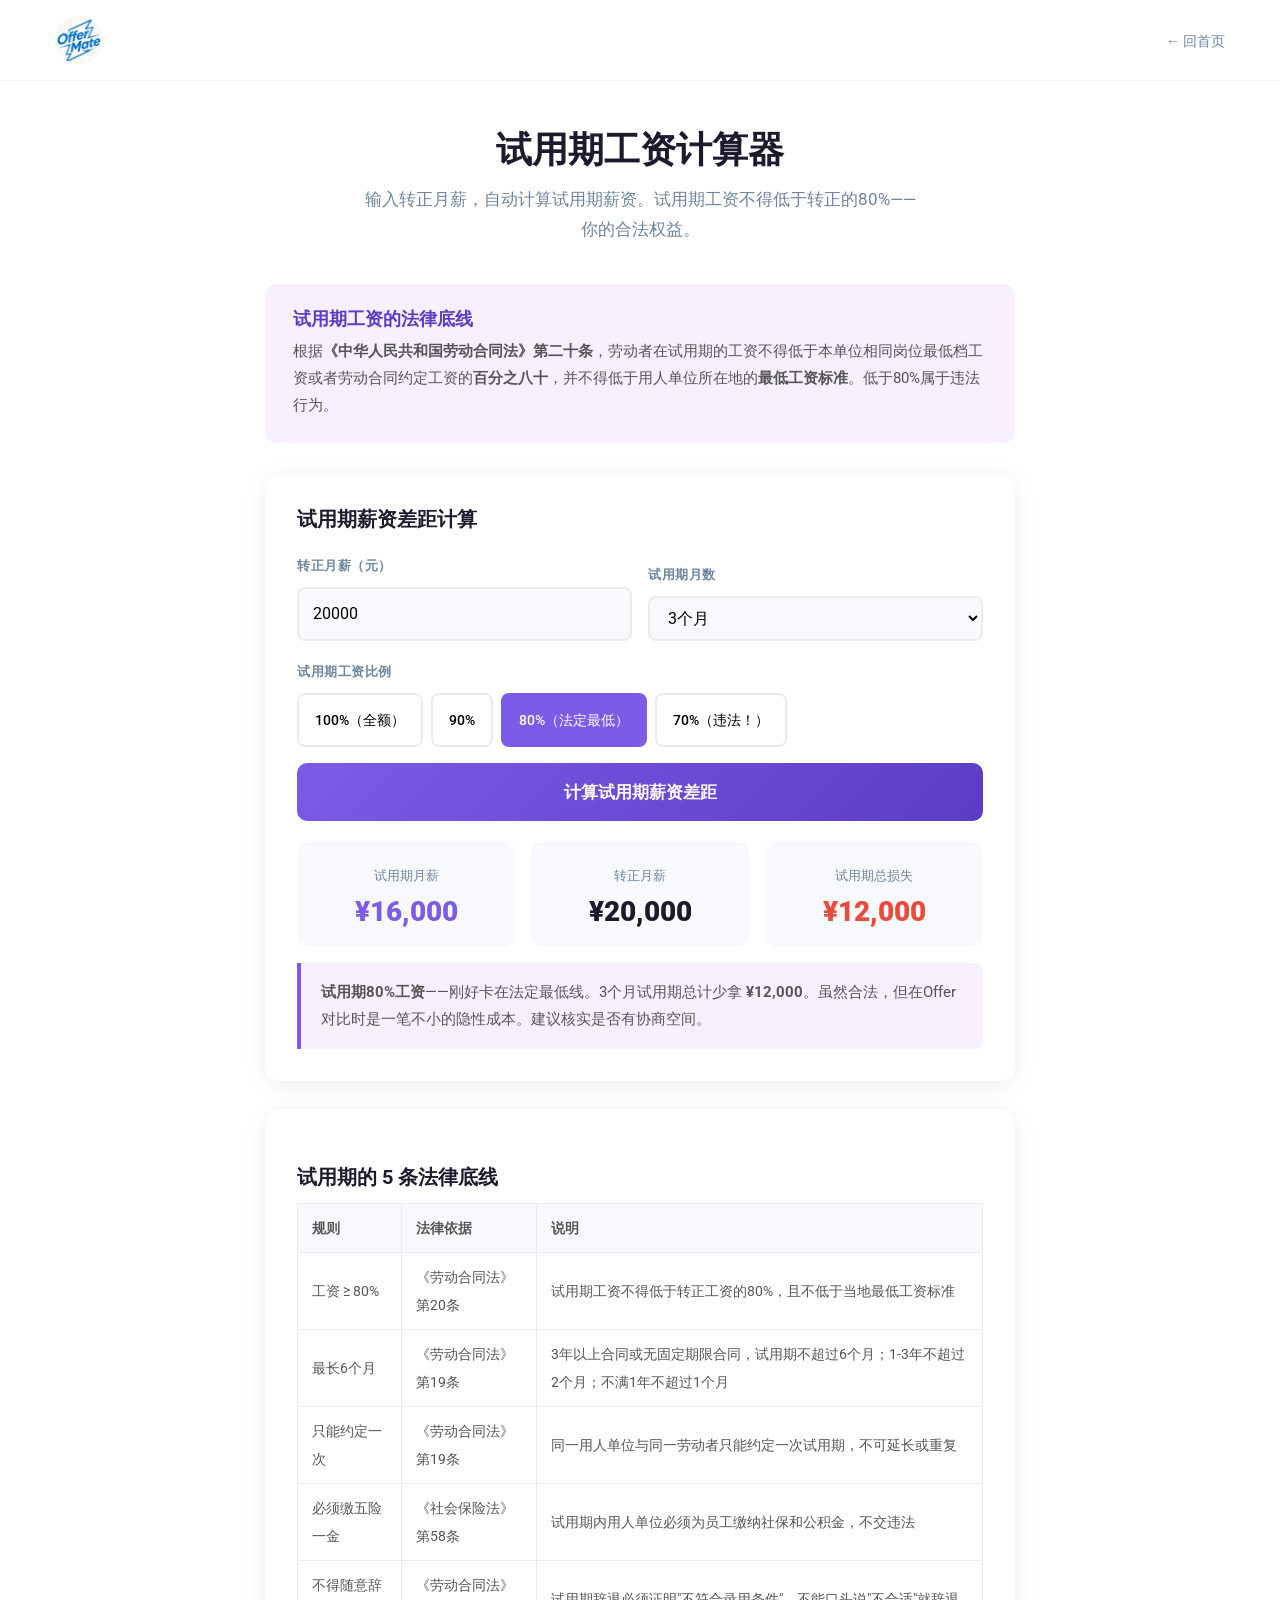
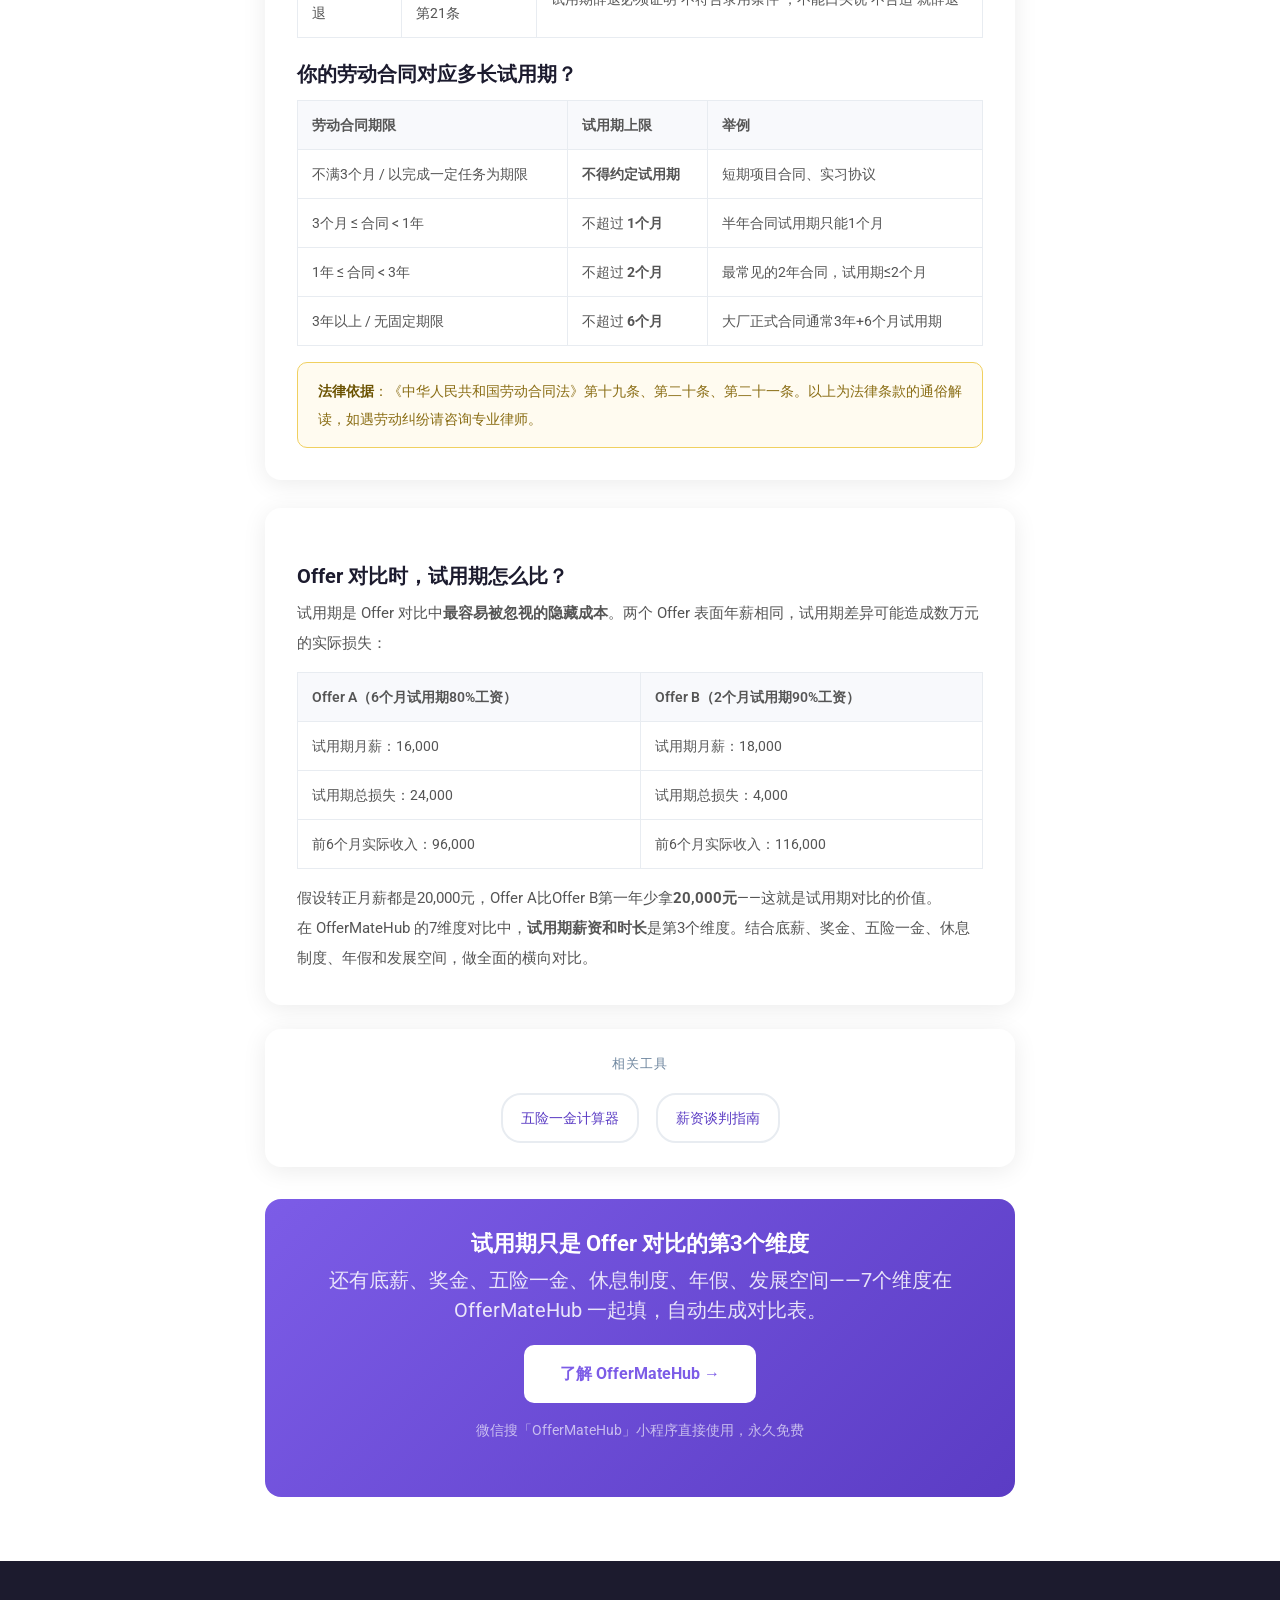
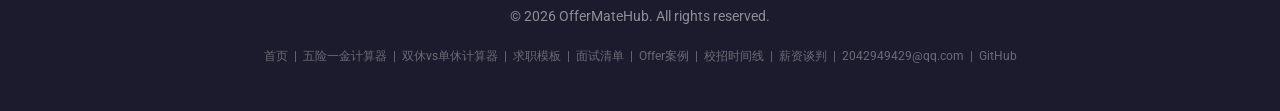
<file: probation-calculator.html>
<!DOCTYPE html>
<html lang="zh-CN">
<head>
    <meta charset="UTF-8">
    <meta name="viewport" content="width=device-width, initial-scale=1, shrink-to-fit=no">
    <meta name="robots" content="index, follow">
    <title>试用期工资计算器 · 试用期薪资在线计算 | OfferMateHub</title>
    <meta name="description" content="输入转正月薪和试用期时长，自动计算试用期月薪、总损失。试用期工资不得低于转正工资的80%——用数据看清你的合法权益。引《劳动合同法》第二十条。">
    <link rel="canonical" href="https://offermatehub.cn/probation-calculator.html">
    <link rel="preload" href="assets/css/master.css" as="style">
    <link rel="preload" href="style.css" as="style">
    <meta property="og:title" content="试用期工资计算器 · 试用期薪资在线计算 | OfferMateHub">
    <meta property="og:description" content="输入转正月薪和试用期时长，自动计算试用期月薪。试用期工资不得低于转正80%。">
    <meta property="og:url" content="https://offermatehub.cn/probation-calculator.html">
    <meta property="og:type" content="website">
    <meta property="og:image" content="https://offermatehub.cn/assets/img/qr-code.jpg">
    <meta property="og:site_name" content="OfferMateHub">
    <meta name="twitter:card" content="summary_large_image">
    <meta name="twitter:title" content="试用期工资计算器 | OfferMateHub">
    <meta name="twitter:image" content="https://offermatehub.cn/assets/img/qr-code.jpg">
    <meta name="twitter:description" content="输入转正月薪，自动计算试用期月薪和总损失。">
    <link rel="icon" href="assets/img/logo/fabicon.png">
    <link rel="stylesheet" href="assets/css/plugins/bootstrap.min.css">
    <link rel="stylesheet" href="assets/css/plugins/animate.min.css">
    <link rel="stylesheet" href="assets/css/plugins/fontawesome.css">
    <link rel="stylesheet" href="assets/css/plugins/slicknav.css">
    <link rel="stylesheet" href="assets/css/master.css">
    <link rel="stylesheet" href="style.css">
    <style>
        .calc-container{max-width:780px;margin:0 auto}
        .calc-card{background:#fff;border-radius:16px;padding:32px;box-shadow:0 4px 24px rgba(0,0,0,.08);margin-bottom:24px}
        .calc-card h2{font-size:20px;margin-bottom:20px;color:#1c1b2e}
        .calc-row{display:flex;gap:16px;align-items:flex-end;flex-wrap:wrap;margin-bottom:16px}
        .calc-field{flex:1;min-width:160px}
        .calc-field label{display:block;font-size:13px;font-weight:600;color:#6d859e;margin-bottom:6px;text-transform:uppercase;letter-spacing:.5px}
        .calc-field input,.calc-field select{width:100%;padding:10px 14px;border:2px solid #e8ecf1;border-radius:8px;font-size:16px;transition:border-color .2s;background:#f8f9fc}
        .calc-field input:focus,.calc-field select:focus{outline:none;border-color:#7c5ce7}
        .result-grid{display:grid;grid-template-columns:1fr 1fr 1fr;gap:16px;margin-top:20px}
        .result-item{text-align:center;padding:20px 12px;border-radius:12px;background:#f8f9fc}
        .result-item .label{font-size:13px;color:#6d859e;margin-bottom:6px}
        .result-item .value{font-size:28px;font-weight:900;color:#1c1b2e}
        .result-item .value.highlight{color:#7c5ce7}
        .result-item .value.danger{color:#e74c3c}
        .btn-calc{background:linear-gradient(135deg,#7c5ce7,#5b3cc4);color:#fff;border:none;padding:14px 40px;border-radius:10px;font-size:17px;font-weight:600;cursor:pointer;width:100%;transition:transform .15s,box-shadow .15s}
        .btn-calc:hover{transform:translateY(-1px);box-shadow:0 6px 20px rgba(124,92,231,.35)}
        .insight-box{border-left:4px solid #7c5ce7;background:#f8f0ff;padding:16px 20px;border-radius:0 8px 8px 0;margin-top:16px;font-size:15px;line-height:1.8;color:#555}
        .insight-box.warn{border-left-color:#e74c3c;background:#fff5f5}
        .info-section{font-size:15px;line-height:2;color:#555;margin-top:28px}
        .info-section h3{font-size:20px;color:#1c1b2e;margin:24px 0 10px}
        .info-section table{width:100%;border-collapse:collapse;margin:14px 0;font-size:14px}
        .info-section table th,.info-section table td{padding:10px 14px;border:1px solid #e8ecf1;text-align:left}
        .info-section table th{background:#f8f9fc;font-weight:600}
        .cta-banner{background:linear-gradient(135deg,#7c5ce7,#5b3cc4);border-radius:16px;padding:32px;text-align:center;color:#fff;margin-top:32px}
        .cta-banner h3{color:#fff;font-size:22px;margin-bottom:8px}
        .cta-banner p{color:rgba(255,255,255,.85);margin-bottom:20px}
        .site-header{padding:16px 0;border-bottom:1px solid #eef1f5;margin-bottom:48px}
        .site-header .logo img{width:48px;height:48px;border-radius:50%}
        footer{background:#1c1b2e;padding:40px 0;text-align:center;margin-top:64px}
        .law-ref{background:#fffbf0;border:1px solid #f0d060;border-radius:10px;padding:14px 20px;margin-top:16px;font-size:14px;color:#8a6d14}
        .law-ref strong{color:#6b5200}
        .probation-options{display:flex;gap:8px;flex-wrap:wrap;margin-bottom:16px}
        .probation-options button{padding:10px 16px;border:2px solid #e8ecf1;border-radius:8px;background:#fff;cursor:pointer;font-size:14px;font-weight:500;transition:all .2s}
        .probation-options button:hover{border-color:#7c5ce7}
        .probation-options button.active{background:#7c5ce7;color:#fff;border-color:#7c5ce7}
        .def-block{background:#f8f0ff;border-radius:12px;padding:24px 28px;margin-bottom:32px}
        .def-block h2{font-size:18px;color:#5b3cc4;margin-bottom:8px}
        .def-block p{font-size:15px;color:#555;line-height:1.8;margin:0}
        @media(max-width:576px){.calc-card{padding:20px}.result-grid{grid-template-columns:1fr}.calc-row{flex-direction:column}}
    </style>
</head>
<body>

<header class="site-header">
    <div class="container">
        <div class="row align-items-center">
            <div class="col-auto">
                <a href="index.html" class="logo"><img src="assets/img/logo/OfferMateLogo.webp" alt="OfferMateHub"></a>
            </div>
            <div class="col text-right">
                <a href="index.html" style="color:#6d859e;text-decoration:none;font-size:14px">&larr; 回首页</a>
            </div>
        </div>
    </div>
</header>

<div class="container calc-container">

    <div style="text-align:center;margin-bottom:40px">
        <h1 style="font-size:36px;color:#1c1b2e;margin-bottom:12px">试用期工资计算器</h1>
        <p style="font-size:17px;color:#6d859e;max-width:560px;margin:0 auto">输入转正月薪，自动计算试用期薪资。试用期工资不得低于转正的80%——你的合法权益。</p>
    </div>

    <div class="def-block">
        <h2>试用期工资的法律底线</h2>
        <p>根据<strong>《中华人民共和国劳动合同法》第二十条</strong>，劳动者在试用期的工资不得低于本单位相同岗位最低档工资或者劳动合同约定工资的<strong>百分之八十</strong>，并不得低于用人单位所在地的<strong>最低工资标准</strong>。低于80%属于违法行为。</p>
    </div>

    <!-- Calculator -->
    <div class="calc-card">
        <h2>试用期薪资差距计算</h2>
        <div class="calc-row">
            <div class="calc-field">
                <label>转正月薪（元）</label>
                <input type="number" id="fullSalary" placeholder="例如：20000" value="20000" min="0" step="100">
            </div>
            <div class="calc-field">
                <label>试用期月数</label>
                <select id="probationMonths">
                    <option value="1">1个月</option>
                    <option value="2">2个月</option>
                    <option value="3" selected>3个月</option>
                    <option value="6">6个月</option>
                </select>
            </div>
        </div>
        <div class="calc-field" style="margin-bottom:16px">
            <label>试用期工资比例</label>
            <div class="probation-options" id="ratioGroup">
                <button type="button" data-ratio="1.0">100%（全额）</button>
                <button type="button" data-ratio="0.9">90%</button>
                <button type="button" data-ratio="0.8" class="active">80%（法定最低）</button>
                <button type="button" data-ratio="0.7">70%（违法！）</button>
            </div>
        </div>
        <button class="btn-calc" onclick="calculate()">计算试用期薪资差距</button>

        <div class="result-grid" style="display:none" id="results">
            <div class="result-item">
                <div class="label">试用期月薪</div>
                <div class="value highlight" id="probationSalary">-</div>
            </div>
            <div class="result-item">
                <div class="label">转正月薪</div>
                <div class="value" id="fullSalaryDisplay">-</div>
            </div>
            <div class="result-item">
                <div class="label">试用期总损失</div>
                <div class="value danger" id="totalLoss">-</div>
            </div>
        </div>
        <div class="insight-box" id="insight" style="display:none"></div>
        <div class="insight-box warn" id="warning" style="display:none"></div>
    </div>

    <!-- Legal Info -->
    <div class="calc-card info-section">
        <h3>试用期的 5 条法律底线</h3>
        <table>
            <tr><th>规则</th><th>法律依据</th><th>说明</th></tr>
            <tr>
                <td>工资 ≥ 80%</td>
                <td>《劳动合同法》第20条</td>
                <td>试用期工资不得低于转正工资的80%，且不低于当地最低工资标准</td>
            </tr>
            <tr>
                <td>最长6个月</td>
                <td>《劳动合同法》第19条</td>
                <td>3年以上合同或无固定期限合同，试用期不超过6个月；1-3年不超过2个月；不满1年不超过1个月</td>
            </tr>
            <tr>
                <td>只能约定一次</td>
                <td>《劳动合同法》第19条</td>
                <td>同一用人单位与同一劳动者只能约定一次试用期，不可延长或重复</td>
            </tr>
            <tr>
                <td>必须缴五险一金</td>
                <td>《社会保险法》第58条</td>
                <td>试用期内用人单位必须为员工缴纳社保和公积金，不交违法</td>
            </tr>
            <tr>
                <td>不得随意辞退</td>
                <td>《劳动合同法》第21条</td>
                <td>试用期辞退必须证明"不符合录用条件"，不能口头说"不合适"就辞退</td>
            </tr>
        </table>

        <h3>你的劳动合同对应多长试用期？</h3>
        <table>
            <tr><th>劳动合同期限</th><th>试用期上限</th><th>举例</th></tr>
            <tr><td>不满3个月 / 以完成一定任务为期限</td><td><strong>不得约定试用期</strong></td><td>短期项目合同、实习协议</td></tr>
            <tr><td>3个月 ≤ 合同 < 1年</td><td>不超过 <strong>1个月</strong></td><td>半年合同试用期只能1个月</td></tr>
            <tr><td>1年 ≤ 合同 < 3年</td><td>不超过 <strong>2个月</strong></td><td>最常见的2年合同，试用期≤2个月</td></tr>
            <tr><td>3年以上 / 无固定期限</td><td>不超过 <strong>6个月</strong></td><td>大厂正式合同通常3年+6个月试用期</td></tr>
        </table>

        <div class="law-ref">
            <strong>法律依据</strong>：《中华人民共和国劳动合同法》第十九条、第二十条、第二十一条。以上为法律条款的通俗解读，如遇劳动纠纷请咨询专业律师。
        </div>
    </div>

    <div class="calc-card info-section">
        <h3>Offer 对比时，试用期怎么比？</h3>
        <p>试用期是 Offer 对比中<strong>最容易被忽视的隐藏成本</strong>。两个 Offer 表面年薪相同，试用期差异可能造成数万元的实际损失：</p>
        <table>
            <tr><th>Offer A（6个月试用期80%工资）</th><th>Offer B（2个月试用期90%工资）</th></tr>
            <tr><td>试用期月薪：16,000</td><td>试用期月薪：18,000</td></tr>
            <tr><td>试用期总损失：24,000</td><td>试用期总损失：4,000</td></tr>
            <tr><td>前6个月实际收入：96,000</td><td>前6个月实际收入：116,000</td></tr>
        </table>
        <p style="margin-top:10px">假设转正月薪都是20,000元，Offer A比Offer B第一年少拿<strong>20,000元</strong>——这就是试用期对比的价值。</p>
        <p>在 OfferMateHub 的7维度对比中，<strong>试用期薪资和时长</strong>是第3个维度。结合底薪、奖金、五险一金、休息制度、年假和发展空间，做全面的横向对比。</p>
    </div>

    <div class="calc-card" style="text-align:center;padding:20px 28px">
        <p style="color:#6d859e;font-size:13px;margin-bottom:10px;text-transform:uppercase;letter-spacing:1px">相关工具</p>
        <a href="wxyj-calculator.html" style="display:inline-block;padding:8px 18px;margin:4px 6px;border:2px solid #e8ecf1;border-radius:20px;font-size:14px;color:#5b3cc4;text-decoration:none">五险一金计算器</a>
        <a href="salary-negotiation.html" style="display:inline-block;padding:8px 18px;margin:4px 6px;border:2px solid #e8ecf1;border-radius:20px;font-size:14px;color:#5b3cc4;text-decoration:none">薪资谈判指南</a>
    </div>

    <div class="cta-banner">
        <h3>试用期只是 Offer 对比的第3个维度</h3>
        <p>还有底薪、奖金、五险一金、休息制度、年假、发展空间——7个维度在 OfferMateHub 一起填，自动生成对比表。</p>
        <a href="index.html" style="display:inline-block;background:#fff;color:#7c5ce7;padding:14px 36px;border-radius:10px;font-weight:700;font-size:16px;text-decoration:none">了解 OfferMateHub →</a>
        <p style="font-size:14px;margin-top:12px;opacity:.75">微信搜「OfferMateHub」小程序直接使用，永久免费</p>
    </div>
</div>

<footer>
    <div class="container">
        <p style="color:rgba(255,255,255,.5);font-size:14px;margin:0">&copy; 2026 OfferMateHub. All rights reserved.</p>
        <p style="color:rgba(255,255,255,.35);font-size:12px;margin:10px 0 0"><a href="index.html" style="color:rgba(255,255,255,.35);text-decoration:none">首页</a> &nbsp;|&nbsp; <a href="wxyj-calculator.html" style="color:rgba(255,255,255,.35);text-decoration:none">五险一金计算器</a> &nbsp;|&nbsp; <a href="rest-calculator.html" style="color:rgba(255,255,255,.35);text-decoration:none">双休vs单休计算器</a> &nbsp;|&nbsp; <a href="templates.html" style="color:rgba(255,255,255,.35);text-decoration:none">求职模板</a> &nbsp;|&nbsp; <a href="interview-checklist.html" style="color:rgba(255,255,255,.35);text-decoration:none">面试清单</a> &nbsp;|&nbsp; <a href="offer-cases.html" style="color:rgba(255,255,255,.35);text-decoration:none">Offer案例</a> &nbsp;|&nbsp; <a href="campus-timeline.html" style="color:rgba(255,255,255,.35);text-decoration:none">校招时间线</a> &nbsp;|&nbsp; <a href="salary-negotiation.html" style="color:rgba(255,255,255,.35);text-decoration:none">薪资谈判</a> &nbsp;|&nbsp; <a href="mailto:2042949429@qq.com" style="color:rgba(255,255,255,.35);text-decoration:none">2042949429@qq.com</a> &nbsp;|&nbsp; <a href="https://github.com/husuting/offermatehub" target="_blank" rel="noopener" style="color:rgba(255,255,255,.35);text-decoration:none">GitHub</a></p>
    </div>
</footer>

<script>
(function(){
    var btns = document.querySelectorAll('#ratioGroup button');
    btns.forEach(function(b){
        b.addEventListener('click',function(){
            btns.forEach(function(x){x.classList.remove('active')});
            this.classList.add('active');
            calculate();
        });
    });
})();

function calculate(){
    var full = parseFloat(document.getElementById('fullSalary').value) || 0;
    var months = parseInt(document.getElementById('probationMonths').value) || 3;
    var active = document.querySelector('#ratioGroup button.active');
    var ratio = active ? parseFloat(active.dataset.ratio) : 0.8;

    if(full <= 0) return;

    var probationMonthly = Math.round(full * ratio);
    var monthlyDiff = full - probationMonthly;
    var totalLoss = monthlyDiff * months;

    document.getElementById('results').style.display = 'grid';
    document.getElementById('probationSalary').textContent = '¥' + probationMonthly.toLocaleString();
    document.getElementById('fullSalaryDisplay').textContent = '¥' + full.toLocaleString();
    document.getElementById('totalLoss').textContent = '¥' + totalLoss.toLocaleString();

    var insight = document.getElementById('insight');
    var warning = document.getElementById('warning');
    insight.style.display = 'block';
    warning.style.display = 'none';

    if(ratio >= 1.0){
        insight.innerHTML = '<strong>试用期全额工资</strong>——恭喜！这是最优的试用期待遇，试用期月薪与转正后完全一致。很多大厂和优质企业提供100%试用期工资。';
    }else if(ratio >= 0.9){
        insight.innerHTML = '<strong>试用期90%工资</strong>——高于法定最低标准（80%）。'+months+'个月试用期总计少拿 <strong>¥'+totalLoss.toLocaleString()+'</strong>。在Offer对比时，这笔差额可以纳入总体薪酬考虑。';
    }else if(ratio >= 0.8){
        insight.innerHTML = '<strong>试用期80%工资</strong>——刚好卡在法定最低线。'+months+'个月试用期总计少拿 <strong>¥'+totalLoss.toLocaleString()+'</strong>。虽然合法，但在Offer对比时是一笔不小的隐性成本。建议核实是否有协商空间。';
    }else{
        insight.innerHTML = '<strong>试用期低于80%工资</strong>——违反《劳动合同法》第二十条。法律规定试用期工资不得低于转正工资的80%。';
        warning.style.display = 'block';
        warning.innerHTML = '<strong>该比例违反劳动法</strong>——你可以：1）向HR礼貌指出《劳动合同法》第20条；2）向当地劳动监察大队投诉；3）保留工资单作为证据。建议首先通过沟通解决，大多数情况下HR会调整到合法水平。';
    }
}

// initial calc
calculate();
</script>

<script type="application/ld+json">
[
  {
    "@context": "https://schema.org",
    "@type": "WebApplication",
    "name": "试用期工资计算器",
    "description": "输入转正月薪和试用期时长，自动计算试用期月薪和总损失。引用《劳动合同法》第二十条，帮助求职者了解试用期合法权益。",
    "url": "https://offermatehub.cn/probation-calculator.html",
    "applicationCategory": "FinanceApplication",
    "operatingSystem": "All",
    "offers": {"@type": "Offer", "price": "0", "priceCurrency": "CNY"}
  },
  {
    "@context": "https://schema.org",
    "@type": "FAQPage",
    "mainEntity": [
      {
        "@type": "Question",
        "name": "试用期工资可以低于转正工资的80%吗？",
        "acceptedAnswer": {
          "@type": "Answer",
          "text": "不可以。根据《劳动合同法》第二十条，试用期工资不得低于转正工资的80%，且不得低于当地最低工资标准。低于80%属于违法行为，可向劳动监察部门投诉。"
        }
      },
      {
        "@type": "Question",
        "name": "试用期最长可以多久？",
        "acceptedAnswer": {
          "@type": "Answer",
          "text": "根据《劳动合同法》第十九条：劳动合同期限3个月以上不满1年的，试用期不超过1个月；1年以上不满3年的，试用期不超过2个月；3年以上或无固定期限合同的，试用期不超过6个月。合同不满3个月的不得约定试用期。"
        }
      },
      {
        "@type": "Question",
        "name": "试用期内公司必须缴五险一金吗？",
        "acceptedAnswer": {
          "@type": "Answer",
          "text": "必须缴纳。根据《社会保险法》第五十八条，用人单位应当自用工之日起三十日内为职工办理社保登记。试用期包含在劳动合同期限内，公司必须为试用期员工缴纳五险一金，不交属于违法。"
        }
      },
      {
        "@type": "Question",
        "name": "试用期被辞退有赔偿吗？",
        "acceptedAnswer": {
          "@type": "Answer",
          "text": "要看辞退理由。如果公司能证明你"不符合录用条件"，可以不支付经济补偿。但如果公司拿不出证据、或者以"不合适"等模糊理由辞退，属于违法解除劳动合同，应支付赔偿金（经济补偿标准的2倍）。"
        }
      }
    ]
  }
]
</script>

</body>
</html>
</file>
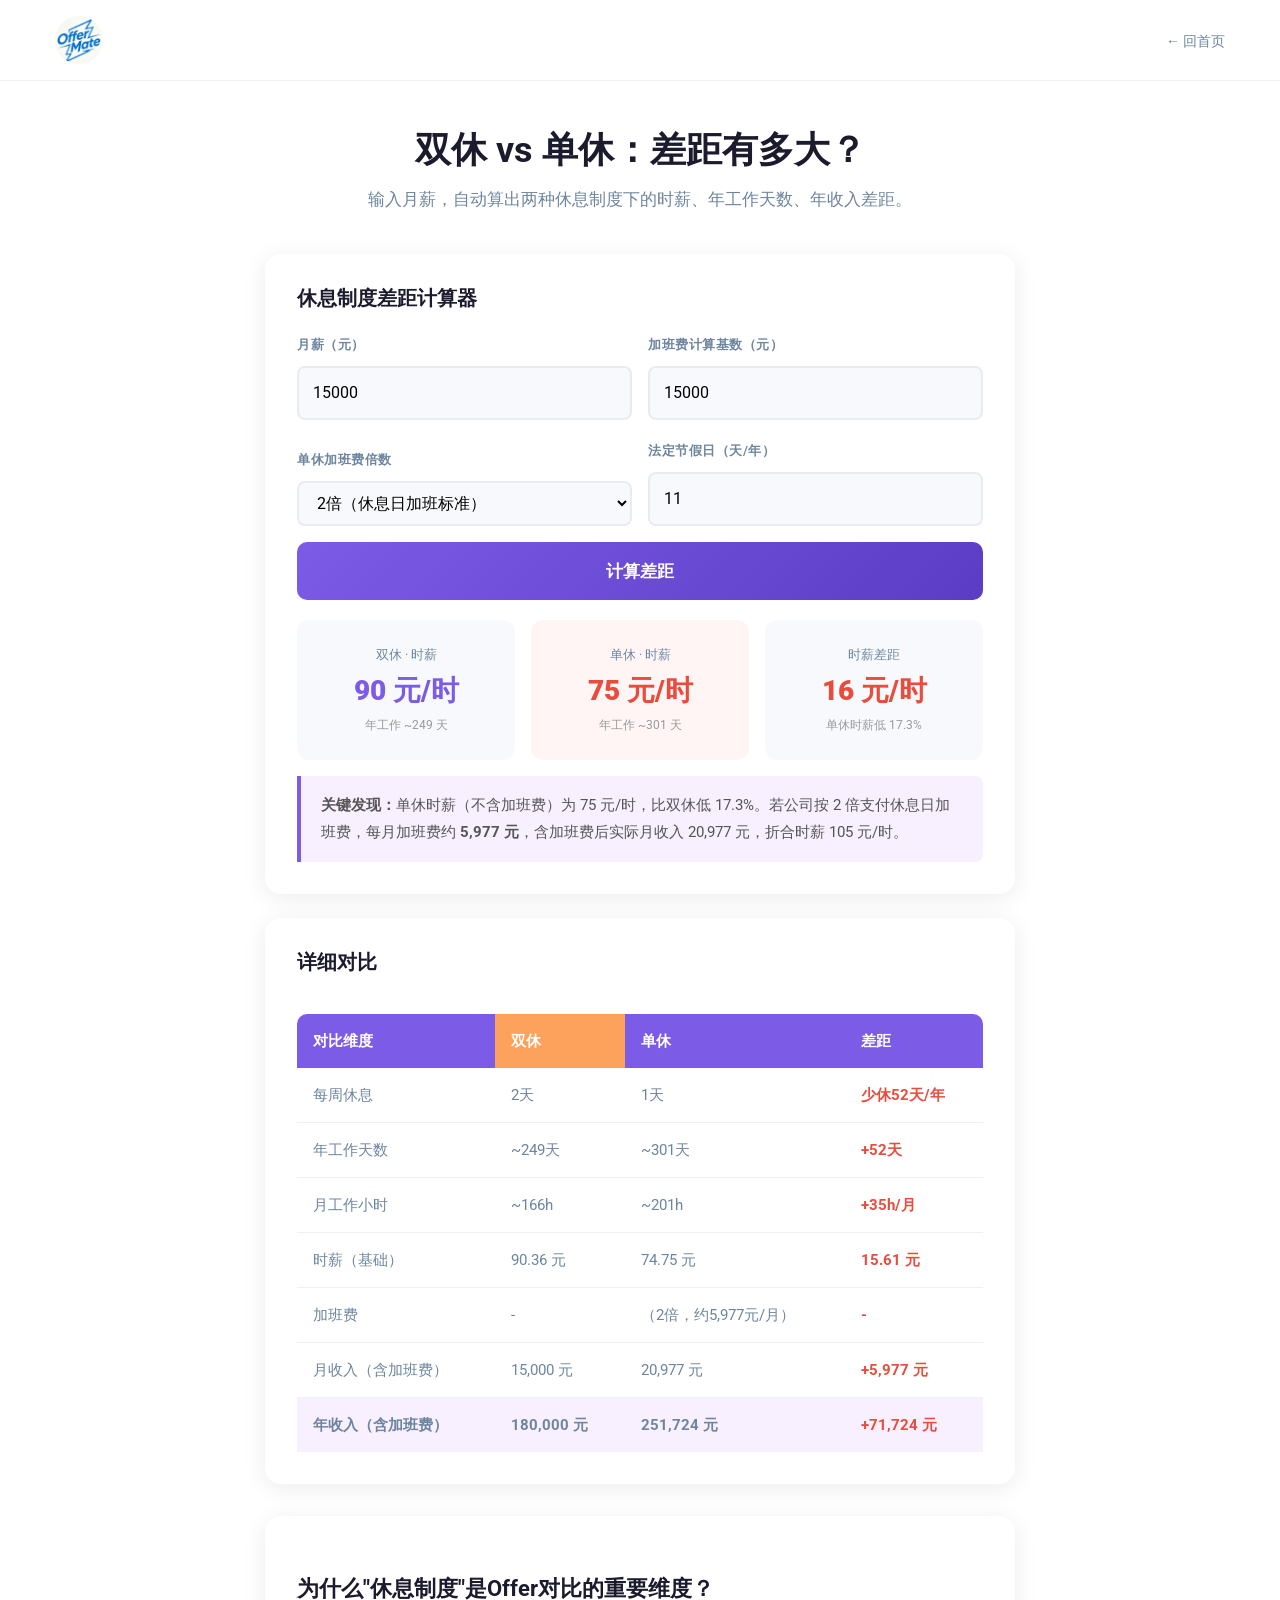
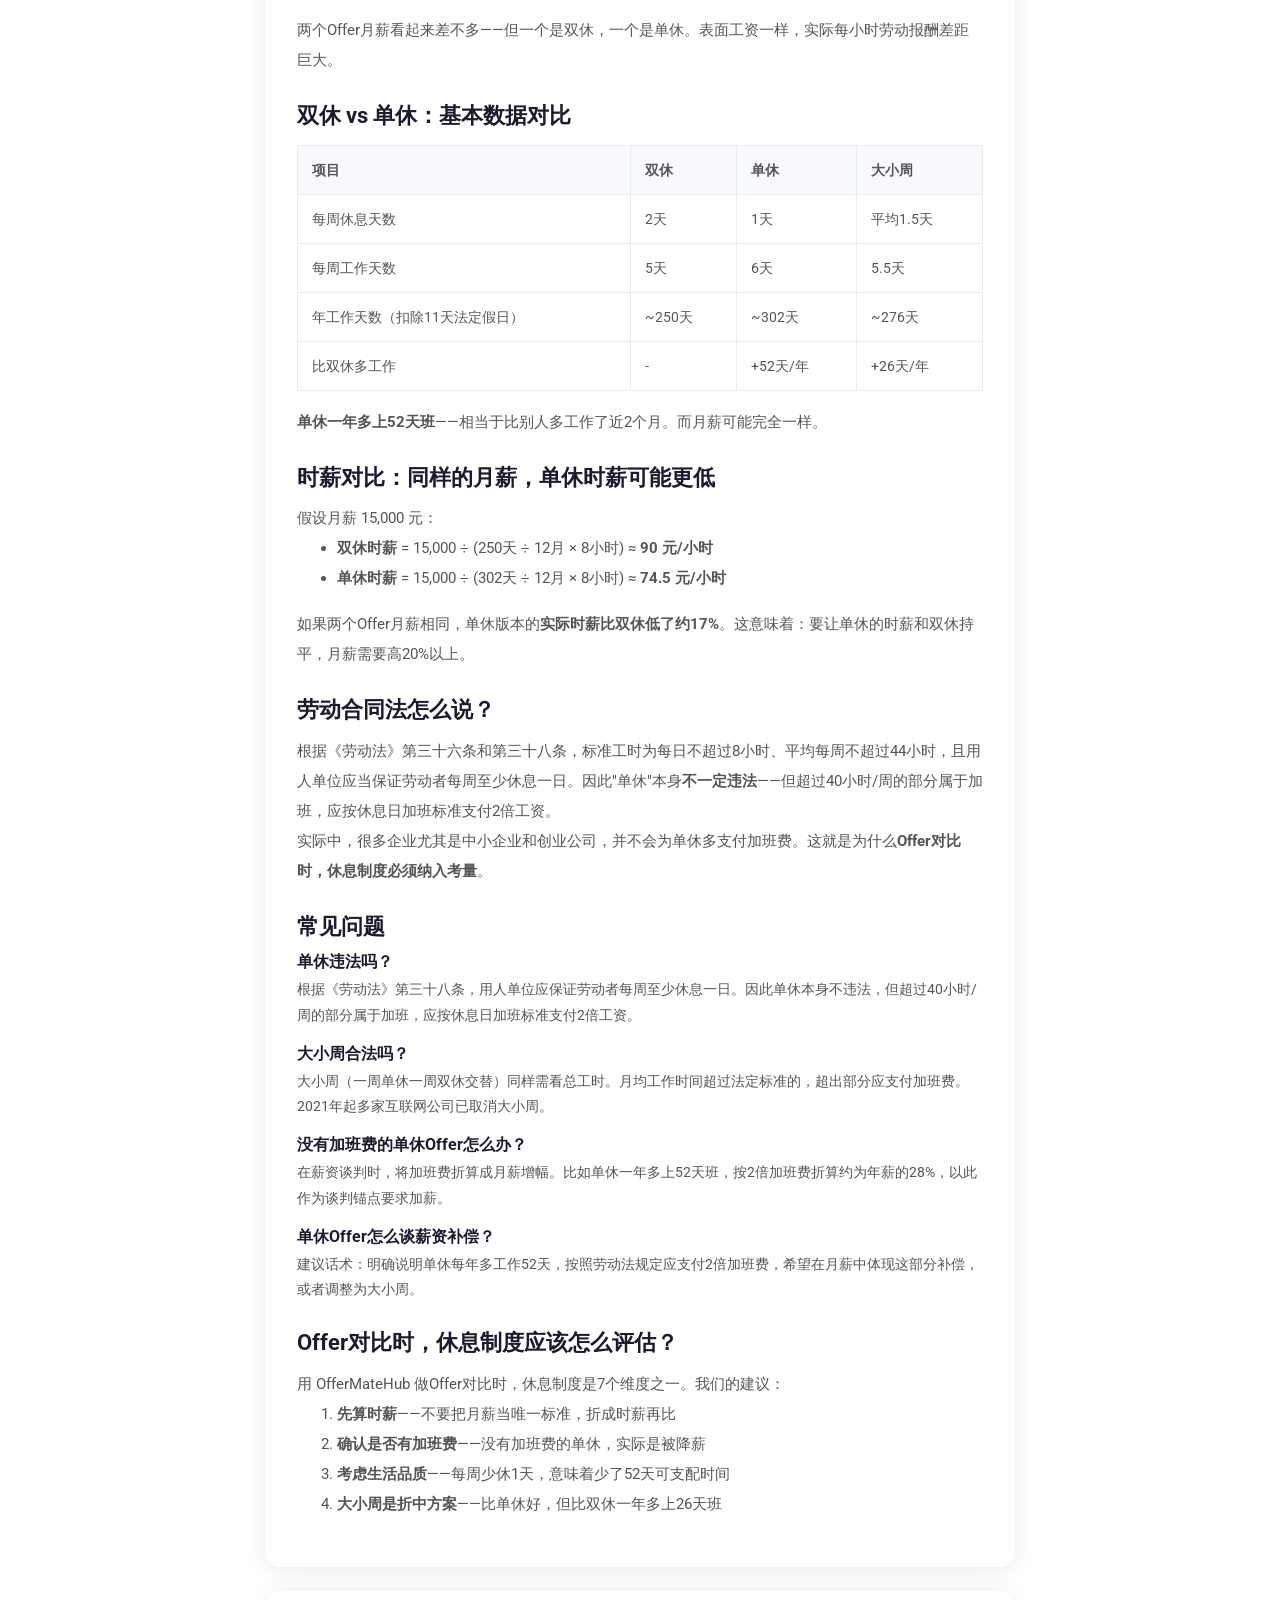
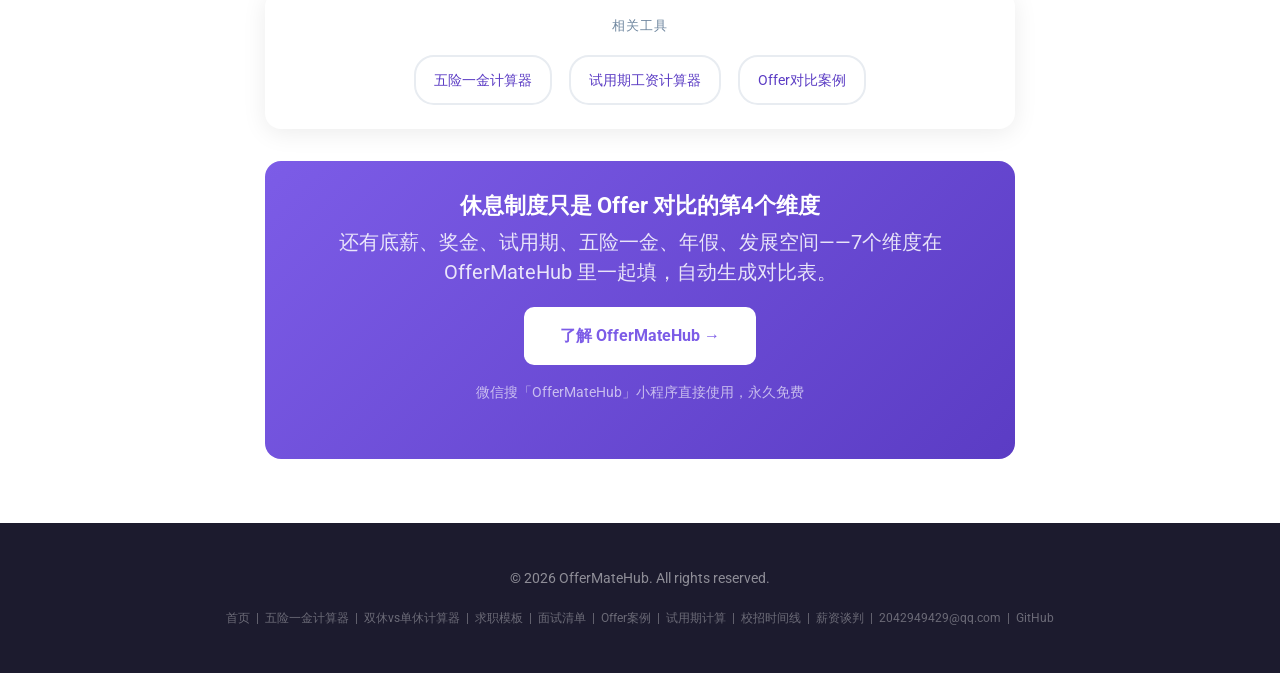
<file: rest-calculator.html>
<!DOCTYPE html>
<html lang="zh-CN">
<head>
    <meta charset="UTF-8">
    <meta name="viewport" content="width=device-width, initial-scale=1, shrink-to-fit=no">
    <meta name="robots" content="index, follow">
    <title>双休vs单休差距计算器 · 免费在线计算 | OfferMateHub</title>
    <meta name="description" content="输入月薪自动对比双休和单休的时薪、年工作天数和年收入差距。单休一年多上52天班，时薪可能比双休低17%——用数据看清休息制度的真正价值。">
    <link rel="canonical" href="https://offermatehub.cn/rest-calculator.html">
    <link rel="preload" href="assets/css/master.css" as="style">
    <link rel="preload" href="style.css" as="style">
    <meta property="og:title" content="双休vs单休差距计算器 · 免费在线计算 | OfferMateHub">
    <meta property="og:description" content="输入月薪，自动对比双休和单休的时薪、年工作天数。单休一年多上50天班。">
    <meta property="og:url" content="https://offermatehub.cn/rest-calculator.html">
    <meta property="og:type" content="website">
    <meta property="og:image" content="https://offermatehub.cn/assets/img/qr-code.jpg">
    <meta property="og:site_name" content="OfferMateHub">
    <meta name="twitter:card" content="summary_large_image">
    <meta name="twitter:title" content="双休vs单休差距计算器 | OfferMateHub">
    <meta name="twitter:image" content="https://offermatehub.cn/assets/img/qr-code.jpg">
    <meta name="twitter:description" content="输入月薪，自动对比双休和单休的时薪、年工作天数。">
    <link rel="icon" href="assets/img/logo/fabicon.png">
    <link rel="stylesheet" href="assets/css/plugins/bootstrap.min.css">
    <link rel="stylesheet" href="assets/css/plugins/animate.min.css">
    <link rel="stylesheet" href="assets/css/plugins/fontawesome.css">
    <link rel="stylesheet" href="assets/css/plugins/slicknav.css">
    <link rel="stylesheet" href="assets/css/master.css">
    <link rel="stylesheet" href="style.css">
    <style>
        .calc-container{max-width:780px;margin:0 auto}
        .calc-card{background:#fff;border-radius:16px;padding:32px;box-shadow:0 4px 24px rgba(0,0,0,.08);margin-bottom:24px}
        .calc-card h2{font-size:20px;margin-bottom:20px;color:#1c1b2e}
        .calc-row{display:flex;gap:16px;align-items:flex-end;flex-wrap:wrap;margin-bottom:16px}
        .calc-field{flex:1;min-width:160px}
        .calc-field label{display:block;font-size:13px;font-weight:600;color:#6d859e;margin-bottom:6px;text-transform:uppercase;letter-spacing:.5px}
        .calc-field input,.calc-field select{width:100%;padding:10px 14px;border:2px solid #e8ecf1;border-radius:8px;font-size:16px;transition:border-color .2s;background:#f8f9fc}
        .calc-field input:focus,.calc-field select:focus{outline:none;border-color:#7c5ce7}
        .result-grid{display:grid;grid-template-columns:1fr 1fr 1fr;gap:16px;margin-top:20px}
        .result-item{text-align:center;padding:20px 12px;border-radius:12px;background:#f8f9fc}
        .result-item .label{font-size:13px;color:#6d859e;margin-bottom:6px}
        .result-item .value{font-size:28px;font-weight:900;color:#1c1b2e}
        .result-item .value.highlight{color:#7c5ce7}
        .result-item .value.danger{color:#e74c3c}
        .compare-table{width:100%;border-collapse:collapse;margin-top:20px;font-size:15px}
        .compare-table th{background:#7c5ce7;color:#fff;padding:12px 16px;text-align:left;font-weight:600}
        .compare-table th:first-child{border-radius:10px 0 0 0}
        .compare-table th:last-child{border-radius:0 10px 0 0}
        .compare-table th:nth-child(2){background:#fca25d}
        .compare-table td{padding:12px 16px;border-bottom:1px solid #eef1f5}
        .compare-table tr:last-child td{font-weight:700;background:#f8f0ff;border-bottom:none}
        .compare-table .diff-col{font-weight:700;color:#e74c3c}
        .rest-option{display:flex;gap:12px;flex-wrap:wrap;margin-bottom:16px}
        .rest-option label{cursor:pointer;flex:1;min-width:120px;display:flex;align-items:center;gap:8px;padding:12px 16px;border:2px solid #e8ecf1;border-radius:10px;font-size:15px;font-weight:500;transition:all .2s}
        .rest-option label:hover{border-color:#7c5ce7}
        .rest-option input[type=radio]{display:none}
        .rest-option input[type=radio]:checked+span{padding:0}
        .rest-option input[type=radio]:checked~span{color:#7c5ce7}
        .rest-option:has(input:checked){border-color:#7c5ce7;background:#f8f0ff}
        .btn-calc{background:linear-gradient(135deg,#7c5ce7,#5b3cc4);color:#fff;border:none;padding:14px 40px;border-radius:10px;font-size:17px;font-weight:600;cursor:pointer;width:100%;transition:transform .15s,box-shadow .15s}
        .btn-calc:hover{transform:translateY(-1px);box-shadow:0 6px 20px rgba(124,92,231,.35)}
        .insight-box{border-left:4px solid #7c5ce7;background:#f8f0ff;padding:16px 20px;border-radius:0 8px 8px 0;margin-top:16px;font-size:15px;line-height:1.8;color:#555}
        .info-section{font-size:15px;line-height:2;color:#555;margin-top:32px}
        .info-section h3{font-size:22px;color:#1c1b2e;margin:28px 0 12px}
        .info-section table{width:100%;border-collapse:collapse;margin:16px 0;font-size:14px}
        .info-section table th,.info-section table td{padding:10px 14px;border:1px solid #e8ecf1;text-align:left}
        .info-section table th{background:#f8f9fc;font-weight:600}
        .cta-banner{background:linear-gradient(135deg,#7c5ce7,#5b3cc4);border-radius:16px;padding:32px;text-align:center;color:#fff;margin-top:32px}
        .cta-banner h3{color:#fff;font-size:22px;margin-bottom:8px}
        .cta-banner p{color:rgba(255,255,255,.85);margin-bottom:20px}
        .site-header{padding:16px 0;border-bottom:1px solid #eef1f5;margin-bottom:48px}
        .site-header .logo img{width:48px;height:48px;border-radius:50%}
        footer{background:#1c1b2e;padding:40px 0;text-align:center;margin-top:64px}
        @media(max-width:576px){.calc-card{padding:20px}.result-grid{grid-template-columns:1fr}.calc-row{flex-direction:column}}
    </style>
</head>
<body>

<header class="site-header">
    <div class="container">
        <div class="row align-items-center">
            <div class="col-auto">
                <a href="index.html" class="logo"><img src="assets/img/logo/OfferMateLogo.webp" alt="OfferMateHub"></a>
            </div>
            <div class="col text-right">
                <a href="index.html" style="color:#6d859e;text-decoration:none;font-size:14px">&larr; 回首页</a>
            </div>
        </div>
    </div>
</header>

<div class="container calc-container">

    <div style="text-align:center;margin-bottom:40px">
        <h1 style="font-size:36px;color:#1c1b2e;margin-bottom:12px">双休 vs 单休：差距有多大？</h1>
        <p style="font-size:17px;color:#6d859e;max-width:560px;margin:0 auto">输入月薪，自动算出两种休息制度下的时薪、年工作天数、年收入差距。</p>
    </div>

    <!-- Calculator -->
    <div class="calc-card">
        <h2>休息制度差距计算器</h2>
        <div class="calc-row">
            <div class="calc-field">
                <label>月薪（元）</label>
                <input type="number" id="salary" placeholder="例如：15000" value="15000" min="0" step="100">
            </div>
            <div class="calc-field">
                <label>加班费计算基数（元）</label>
                <input type="number" id="overtimeBase" placeholder="默认等于月薪" value="15000" min="0" step="100">
            </div>
        </div>
        <div class="calc-row">
            <div class="calc-field">
                <label>单休加班费倍数</label>
                <select id="otMultiplier">
                    <option value="2" selected>2倍（休息日加班标准）</option>
                    <option value="1">1倍（无加班费）</option>
                    <option value="1.5">1.5倍</option>
                </select>
            </div>
            <div class="calc-field">
                <label>法定节假日（天/年）</label>
                <input type="number" id="holidays" value="11" min="0" max="30" step="1">
            </div>
        </div>
        <button class="btn-calc" onclick="calculate()">计算差距</button>

        <div class="result-grid" id="results" style="display:none">
            <div class="result-item">
                <div class="label">双休 · 时薪</div>
                <div class="value highlight" id="hourly2">-</div>
                <div style="font-size:12px;color:#999;margin-top:4px" id="days2">-</div>
            </div>
            <div class="result-item" style="background:#fff5f5">
                <div class="label">单休 · 时薪</div>
                <div class="value danger" id="hourly1">-</div>
                <div style="font-size:12px;color:#999;margin-top:4px" id="days1">-</div>
            </div>
            <div class="result-item">
                <div class="label">时薪差距</div>
                <div class="value danger" id="gap">-</div>
                <div style="font-size:12px;color:#999;margin-top:4px" id="gapPercent">-</div>
            </div>
        </div>

        <div class="insight-box" id="insight" style="display:none"></div>
    </div>

    <!-- Detail table -->
    <div class="calc-card" id="detailCard" style="display:none">
        <h2>详细对比</h2>
        <div style="overflow-x:auto">
            <table class="compare-table" id="detailTable"></table>
        </div>
    </div>

    <!-- SEO content -->
    <div class="calc-card info-section">
        <h3>为什么"休息制度"是Offer对比的重要维度？</h3>

        <p>两个Offer月薪看起来差不多——但一个是双休，一个是单休。表面工资一样，实际每小时劳动报酬差距巨大。</p>

        <h3>双休 vs 单休：基本数据对比</h3>

        <table>
            <thead><tr><th>项目</th><th>双休</th><th>单休</th><th>大小周</th></tr></thead>
            <tbody>
                <tr><td>每周休息天数</td><td>2天</td><td>1天</td><td>平均1.5天</td></tr>
                <tr><td>每周工作天数</td><td>5天</td><td>6天</td><td>5.5天</td></tr>
                <tr><td>年工作天数（扣除11天法定假日）</td><td>~250天</td><td>~302天</td><td>~276天</td></tr>
                <tr><td>比双休多工作</td><td>-</td><td>+52天/年</td><td>+26天/年</td></tr>
            </tbody>
        </table>

        <p><strong>单休一年多上52天班</strong>——相当于比别人多工作了近2个月。而月薪可能完全一样。</p>

        <h3>时薪对比：同样的月薪，单休时薪可能更低</h3>

        <p>假设月薪 15,000 元：</p>
        <ul>
            <li><strong>双休时薪</strong> = 15,000 ÷ (250天 ÷ 12月 × 8小时) ≈ <strong>90 元/小时</strong></li>
            <li><strong>单休时薪</strong> = 15,000 ÷ (302天 ÷ 12月 × 8小时) ≈ <strong>74.5 元/小时</strong></li>
        </ul>

        <p>如果两个Offer月薪相同，单休版本的<strong>实际时薪比双休低了约17%</strong>。这意味着：要让单休的时薪和双休持平，月薪需要高20%以上。</p>

        <h3>劳动合同法怎么说？</h3>

        <p>根据《劳动法》第三十六条和第三十八条，标准工时为每日不超过8小时、平均每周不超过44小时，且用人单位应当保证劳动者每周至少休息一日。因此"单休"本身<strong>不一定违法</strong>——但超过40小时/周的部分属于加班，应按休息日加班标准支付2倍工资。</p>

        <p>实际中，很多企业尤其是中小企业和创业公司，并不会为单休多支付加班费。这就是为什么<strong>Offer对比时，休息制度必须纳入考量</strong>。</p>

        <h3>常见问题</h3>

        <div class="faq-item" style="margin-bottom:16px">
            <h4 style="font-size:16px;color:#1c1b2e;margin-bottom:6px">单休违法吗？</h4>
            <p style="font-size:14px;color:#555;line-height:1.8">根据《劳动法》第三十八条，用人单位应保证劳动者每周至少休息一日。因此单休本身不违法，但超过40小时/周的部分属于加班，应按休息日加班标准支付2倍工资。</p>
        </div>
        <div class="faq-item" style="margin-bottom:16px">
            <h4 style="font-size:16px;color:#1c1b2e;margin-bottom:6px">大小周合法吗？</h4>
            <p style="font-size:14px;color:#555;line-height:1.8">大小周（一周单休一周双休交替）同样需看总工时。月均工作时间超过法定标准的，超出部分应支付加班费。2021年起多家互联网公司已取消大小周。</p>
        </div>
        <div class="faq-item" style="margin-bottom:16px">
            <h4 style="font-size:16px;color:#1c1b2e;margin-bottom:6px">没有加班费的单休Offer怎么办？</h4>
            <p style="font-size:14px;color:#555;line-height:1.8">在薪资谈判时，将加班费折算成月薪增幅。比如单休一年多上52天班，按2倍加班费折算约为年薪的28%，以此作为谈判锚点要求加薪。</p>
        </div>
        <div class="faq-item" style="margin-bottom:16px">
            <h4 style="font-size:16px;color:#1c1b2e;margin-bottom:6px">单休Offer怎么谈薪资补偿？</h4>
            <p style="font-size:14px;color:#555;line-height:1.8">建议话术：明确说明单休每年多工作52天，按照劳动法规定应支付2倍加班费，希望在月薪中体现这部分补偿，或者调整为大小周。</p>
        </div>

        <h3>Offer对比时，休息制度应该怎么评估？</h3>

        <p>用 OfferMateHub 做Offer对比时，休息制度是7个维度之一。我们的建议：</p>
        <ol>
            <li><strong>先算时薪</strong>——不要把月薪当唯一标准，折成时薪再比</li>
            <li><strong>确认是否有加班费</strong>——没有加班费的单休，实际是被降薪</li>
            <li><strong>考虑生活品质</strong>——每周少休1天，意味着少了52天可支配时间</li>
            <li><strong>大小周是折中方案</strong>——比单休好，但比双休一年多上26天班</li>
        </ol>
    </div>

    <div class="calc-card" style="text-align:center;padding:20px 28px">
        <p style="color:#6d859e;font-size:13px;margin-bottom:10px;text-transform:uppercase;letter-spacing:1px">相关工具</p>
        <a href="wxyj-calculator.html" style="display:inline-block;padding:8px 18px;margin:4px 6px;border:2px solid #e8ecf1;border-radius:20px;font-size:14px;color:#5b3cc4;text-decoration:none">五险一金计算器</a>
        <a href="probation-calculator.html" style="display:inline-block;padding:8px 18px;margin:4px 6px;border:2px solid #e8ecf1;border-radius:20px;font-size:14px;color:#5b3cc4;text-decoration:none">试用期工资计算器</a>
        <a href="offer-cases.html" style="display:inline-block;padding:8px 18px;margin:4px 6px;border:2px solid #e8ecf1;border-radius:20px;font-size:14px;color:#5b3cc4;text-decoration:none">Offer对比案例</a>
    </div>

    <div class="cta-banner">
        <h3>休息制度只是 Offer 对比的第4个维度</h3>
        <p>还有底薪、奖金、试用期、五险一金、年假、发展空间——7个维度在 OfferMateHub 里一起填，自动生成对比表。</p>
        <a href="index.html" style="display:inline-block;background:#fff;color:#7c5ce7;padding:14px 36px;border-radius:10px;font-weight:700;font-size:16px;text-decoration:none">了解 OfferMateHub →</a>
        <p style="font-size:14px;margin-top:12px;opacity:.75">微信搜「OfferMateHub」小程序直接使用，永久免费</p>
    </div>
</div>

<footer>
    <div class="container">
        <p style="color:rgba(255,255,255,.5);font-size:14px;margin:0">&copy; 2026 OfferMateHub. All rights reserved.</p>
        <p style="color:rgba(255,255,255,.35);font-size:12px;margin:10px 0 0"><a href="index.html" style="color:rgba(255,255,255,.35);text-decoration:none">首页</a> &nbsp;|&nbsp; <a href="wxyj-calculator.html" style="color:rgba(255,255,255,.35);text-decoration:none">五险一金计算器</a> &nbsp;|&nbsp; <a href="rest-calculator.html" style="color:rgba(255,255,255,.35);text-decoration:none">双休vs单休计算器</a> &nbsp;|&nbsp; <a href="templates.html" style="color:rgba(255,255,255,.35);text-decoration:none">求职模板</a> &nbsp;|&nbsp; <a href="interview-checklist.html" style="color:rgba(255,255,255,.35);text-decoration:none">面试清单</a> &nbsp;|&nbsp; <a href="offer-cases.html" style="color:rgba(255,255,255,.35);text-decoration:none">Offer案例</a> &nbsp;|&nbsp; <a href="probation-calculator.html" style="color:rgba(255,255,255,.35);text-decoration:none">试用期计算</a> &nbsp;|&nbsp; <a href="campus-timeline.html" style="color:rgba(255,255,255,.35);text-decoration:none">校招时间线</a> &nbsp;|&nbsp; <a href="salary-negotiation.html" style="color:rgba(255,255,255,.35);text-decoration:none">薪资谈判</a> &nbsp;|&nbsp; <a href="mailto:2042949429@qq.com" style="color:rgba(255,255,255,.35);text-decoration:none">2042949429@qq.com</a> &nbsp;|&nbsp; <a href="https://github.com/husuting/offermatehub" target="_blank" rel="noopener" style="color:rgba(255,255,255,.35);text-decoration:none">GitHub</a></p>
    </div>
</footer>

<script type="application/ld+json">
[
  {
    "@context": "https://schema.org",
    "@type": "WebApplication",
    "name": "双休vs单休差距计算器",
    "description": "输入月薪，自动对比双休和单休的时薪、年工作天数、年收入差距。",
    "url": "https://offermatehub.cn/rest-calculator.html",
    "applicationCategory": "FinanceApplication",
    "operatingSystem": "All",
    "offers": {"@type": "Offer", "price": "0", "priceCurrency": "CNY"}
  },
  {
    "@context": "https://schema.org",
    "@type": "FAQPage",
    "mainEntity": [
      {
        "@type": "Question",
        "name": "单休违法吗？",
        "acceptedAnswer": {
          "@type": "Answer",
          "text": "单休本身不违法，但超过40小时/周的部分属于加班，应按休息日加班标准支付2倍工资。根据《劳动法》第三十八条，用人单位应保证劳动者每周至少休息一日。"
        }
      },
      {
        "@type": "Question",
        "name": "大小周合法吗？",
        "acceptedAnswer": {
          "@type": "Answer",
          "text": "大小周同样需看总工时。月均工作时间超过法定标准的，超出部分应支付加班费。"
        }
      },
      {
        "@type": "Question",
        "name": "没有加班费的单休Offer怎么办？",
        "acceptedAnswer": {
          "@type": "Answer",
          "text": "将加班费折算成月薪增幅。单休一年多上52天班，按2倍加班费折算约为年薪的28%，以此作为薪资谈判锚点。"
        }
      },
      {
        "@type": "Question",
        "name": "单休Offer怎么谈薪资补偿？",
        "acceptedAnswer": {
          "@type": "Answer",
          "text": "明确说明单休每年多工作52天，按照劳动法规定应支付2倍加班费，希望在月薪中体现这部分补偿，或者调整为大小周。"
        }
      }
    ]
  }
]
</script>

<script>
function fmt(n){return n.toLocaleString('zh-CN',{maximumFractionDigits:0})}
function fmt2(n){return n.toLocaleString('zh-CN',{minimumFractionDigits:2,maximumFractionDigits:2})}

function calculate(){
    var salary=parseFloat(document.getElementById('salary').value)||0;
    var otBase=parseFloat(document.getElementById('overtimeBase').value)||salary;
    var otMult=parseFloat(document.getElementById('otMultiplier').value);
    var holidays=parseFloat(document.getElementById('holidays').value)||11;

    // Work days per year
    var weeks=52;
    var days2=weeks*5 - holidays; // 双休 ~250
    var days1=weeks*6 - holidays; // 单休 ~302
    var daysMid=weeks*5.5 - holidays; // 大小周 ~276

    // Monthly work hours
    var hours2perMonth=days2/12*8;
    var hours1perMonth=days1/12*8;

    // Base salary only (overtime calculated separately)
    var hourly2=salary/hours2perMonth;
    var hourly1Base=salary/hours1perMonth;

    // Overtime pay for 单休 (the extra day per week)
    var extraDaysPerYear=days1-days2; // ~52 days
    var extraHoursPerYear=extraDaysPerYear*8;
    var dailyOtRate=(otBase/21.75)*otMult;
    var yearlyOtPay=dailyOtRate*extraDaysPerYear;
    var monthlyOtPay=yearlyOtPay/12;
    var totalMonthlySingle=salary+monthlyOtPay;
    var hourly1WithOt=totalMonthlySingle/hours1perMonth;

    // Results
    document.getElementById('hourly2').textContent=fmt(hourly2)+' 元/时';
    document.getElementById('days2').textContent='年工作 ~'+Math.round(days2)+' 天';
    document.getElementById('hourly1').textContent=fmt(hourly1Base)+' 元/时';
    document.getElementById('days1').textContent='年工作 ~'+Math.round(days1)+' 天';

    var gapVal=hourly2-hourly1Base;
    var gapPct=(gapVal/hourly2*100);
    document.getElementById('gap').textContent=fmt(gapVal)+' 元/时';
    document.getElementById('gapPercent').textContent='单休时薪低 '+gapPct.toFixed(1)+'%';

    document.getElementById('results').style.display='';
    document.getElementById('detailCard').style.display='';

    // Insight
    var insight='';
    if(otMult===0||otMult===1){
        insight='<strong>关键发现：</strong>如果公司不为单休支付加班费（或仅1倍），你的实际时薪比双休低了 <strong>'+gapPct.toFixed(1)+'%</strong>。月薪 '+fmt(salary)+' 元在单休下，相当于双休的月薪仅 '+fmt(salary*(1-gapPct/100))+' 元。要让单休时薪和双休持平，月薪需要达到 <strong>'+fmt(Math.round(salary*hours1perMonth/hours2perMonth))+' 元</strong>（增幅 '+(hours1perMonth/hours2perMonth*100-100).toFixed(0)+'%）。';
    }else{
        insight='<strong>关键发现：</strong>单休时薪（不含加班费）为 '+fmt(hourly1Base)+' 元/时，比双休低 '+gapPct.toFixed(1)+'%。若公司按 '+otMult+' 倍支付休息日加班费，每月加班费约 <strong>'+fmt(monthlyOtPay)+' 元</strong>，含加班费后实际月收入 '+fmt(totalMonthlySingle)+' 元，折合时薪 '+fmt(hourly1WithOt)+' 元/时。';
    }

    document.getElementById('insight').style.display='';
    document.getElementById('insight').innerHTML=insight;

    // Detail table
    var otNote=otMult===1?'（无加班费）':'（'+otMult+'倍，约'+fmt(monthlyOtPay)+'元/月）';
    var html='<thead><tr><th>对比维度</th><th>双休</th><th>单休</th><th>差距</th></tr></thead><tbody>';
    html+='<tr><td>每周休息</td><td>2天</td><td>1天</td><td class="diff-col">少休52天/年</td></tr>';
    html+='<tr><td>年工作天数</td><td>~'+Math.round(days2)+'天</td><td>~'+Math.round(days1)+'天</td><td class="diff-col">+'+Math.round(days1-days2)+'天</td></tr>';
    html+='<tr><td>月工作小时</td><td>~'+Math.round(hours2perMonth)+'h</td><td>~'+Math.round(hours1perMonth)+'h</td><td class="diff-col">+'+Math.round(hours1perMonth-hours2perMonth)+'h/月</td></tr>';
    html+='<tr><td>时薪（基础）</td><td>'+fmt2(hourly2)+' 元</td><td>'+fmt2(hourly1Base)+' 元</td><td class="diff-col">'+fmt2(gapVal)+' 元</td></tr>';
    html+='<tr><td>加班费</td><td>-</td><td>'+otNote+'</td><td class="diff-col">-</td></tr>';
    html+='<tr><td>月收入（含加班费）</td><td>'+fmt(salary)+' 元</td><td>'+fmt(totalMonthlySingle)+' 元</td><td class="diff-col">'+(totalMonthlySingle>salary?'+':'')+fmt(totalMonthlySingle-salary)+' 元</td></tr>';
    html+='<tr><td>年收入（含加班费）</td><td>'+fmt(salary*12)+' 元</td><td>'+fmt(totalMonthlySingle*12)+' 元</td><td class="diff-col">'+(totalMonthlySingle>salary?'+':'')+fmt((totalMonthlySingle-salary)*12)+' 元</td></tr>';
    html+='</tbody>';
    document.getElementById('detailTable').innerHTML=html;
}

// Initial calculation
calculate();
</script>

</body>
</html>
</file>
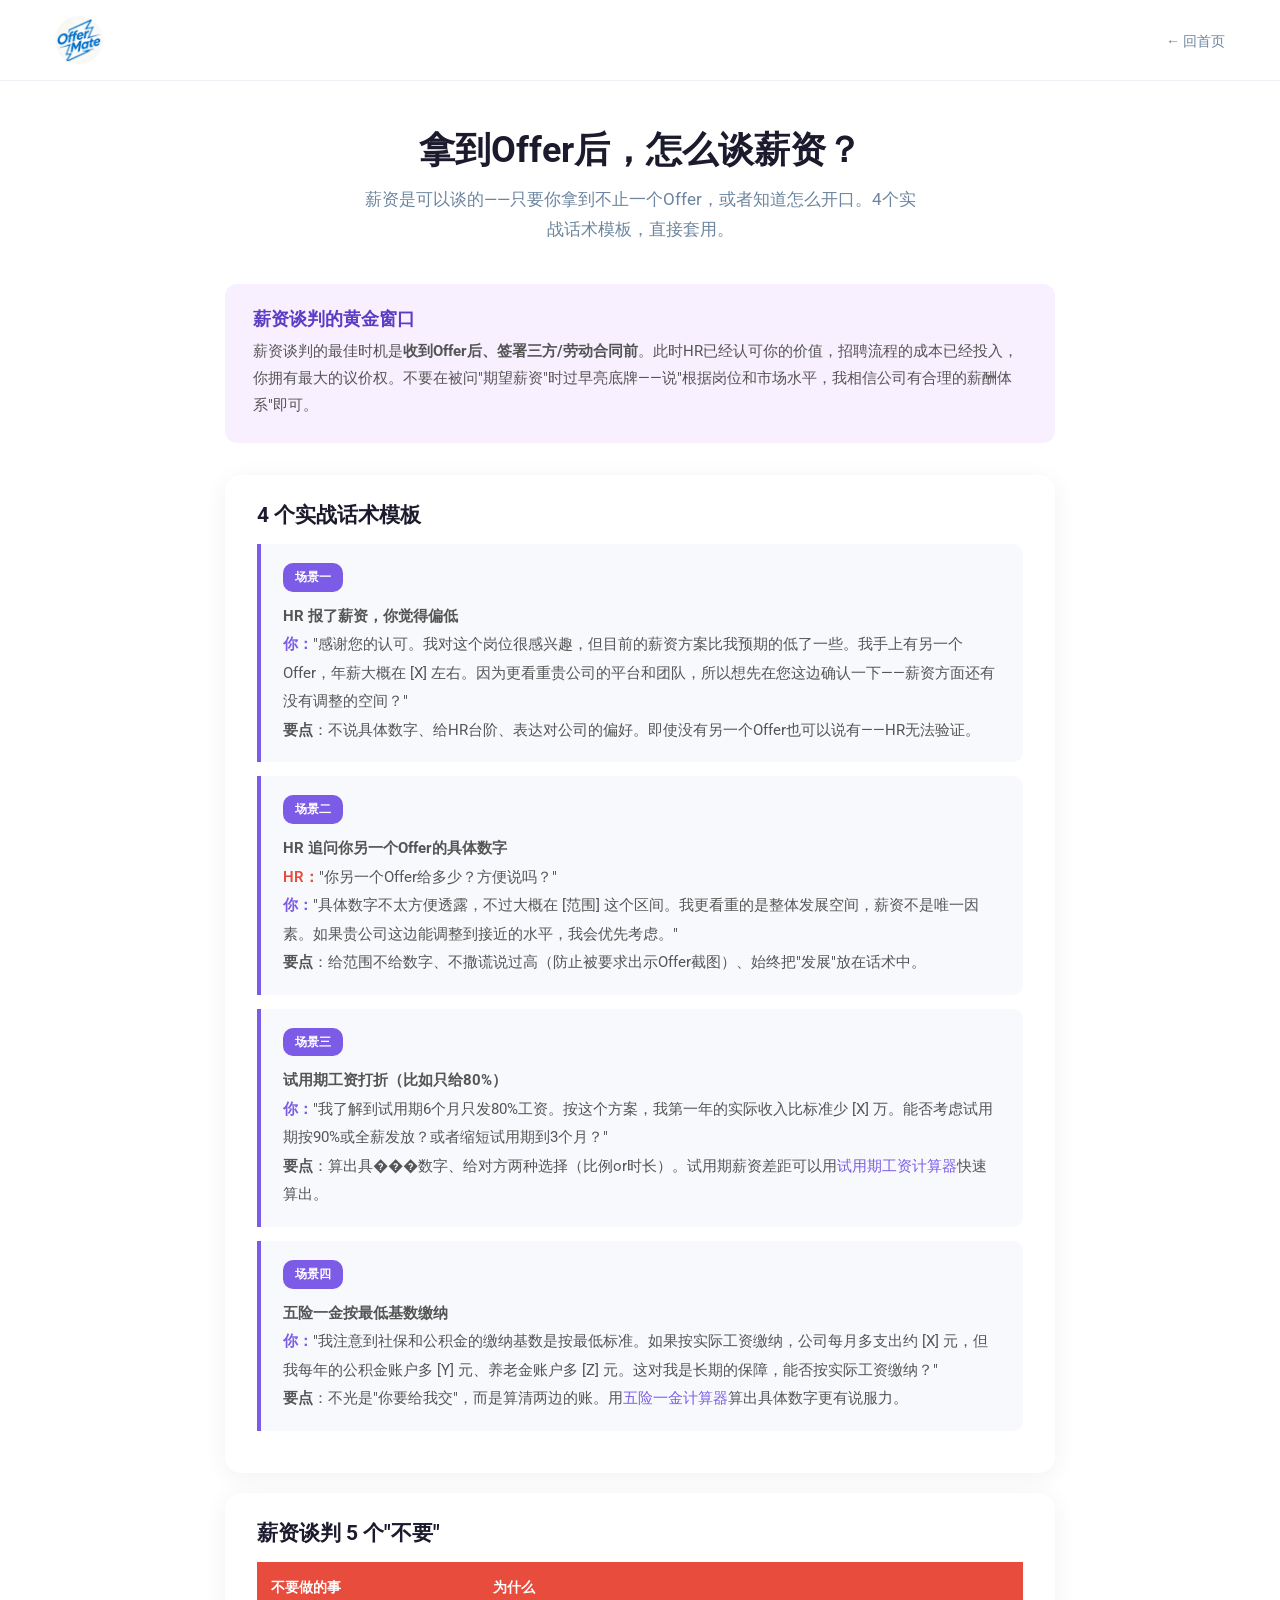
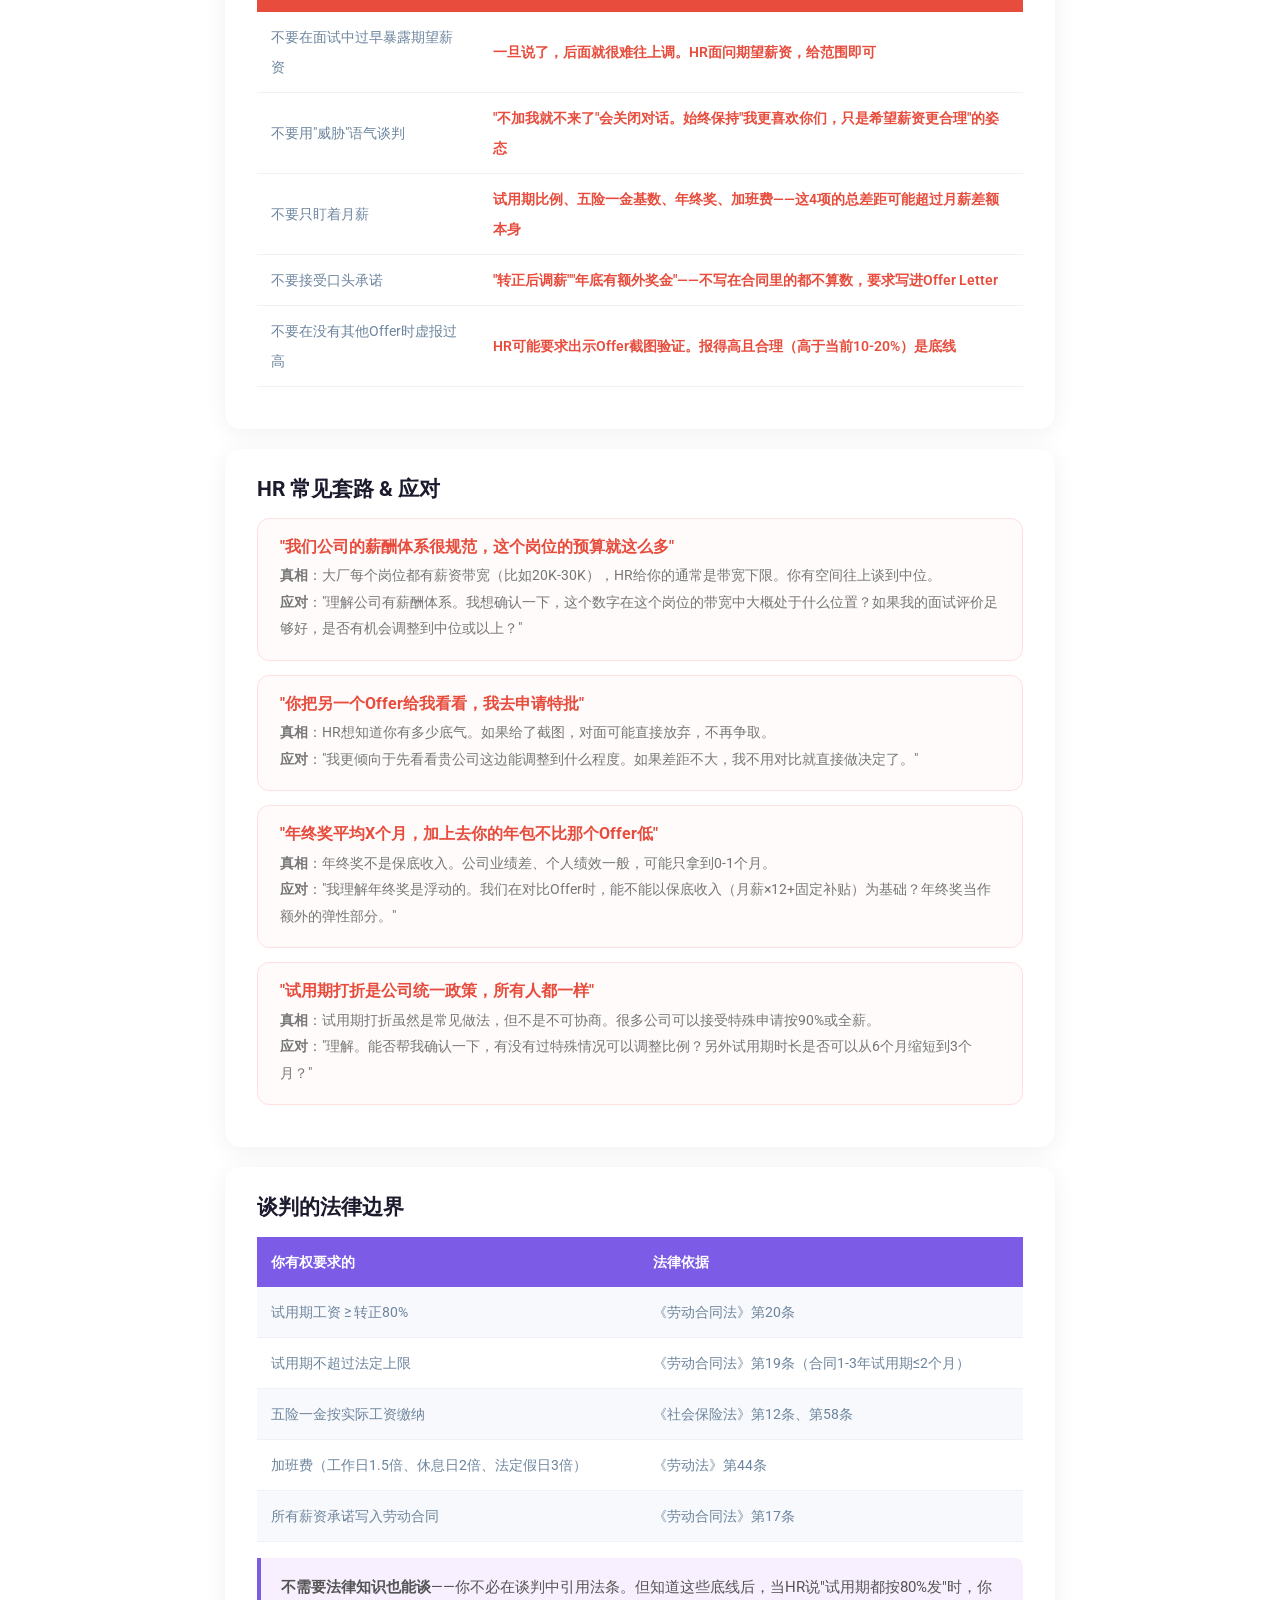
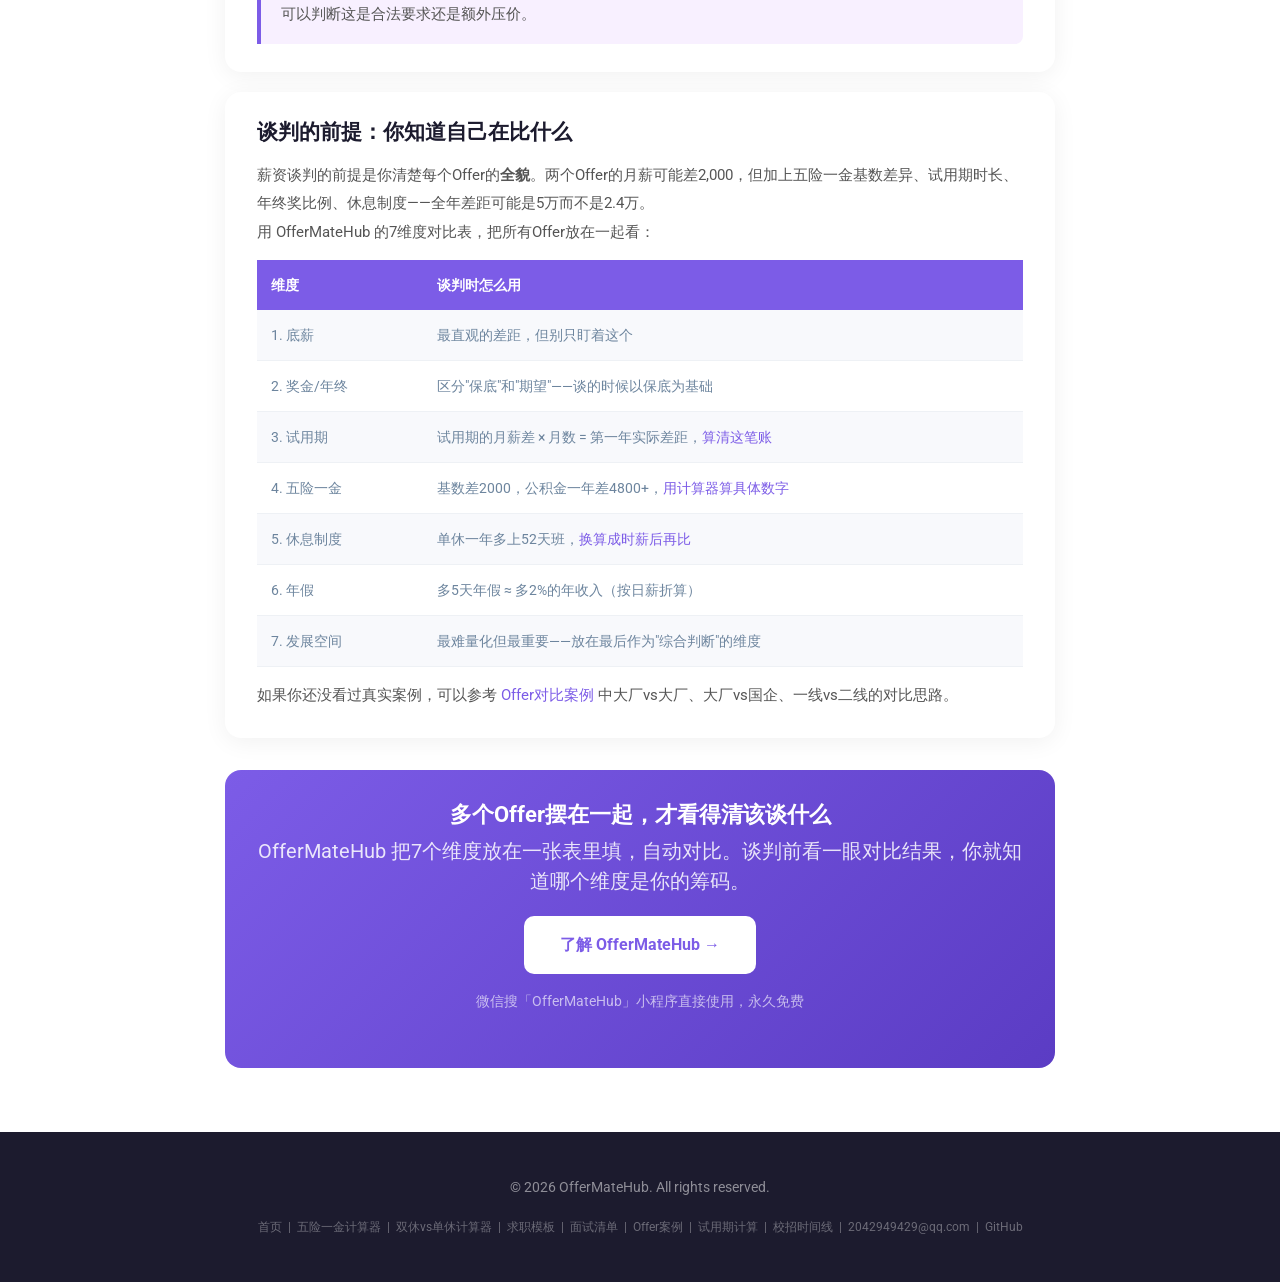
<file: salary-negotiation.html>
<!DOCTYPE html>
<html lang="zh-CN">
<head>
    <meta charset="UTF-8">
    <meta name="viewport" content="width=device-width, initial-scale=1, shrink-to-fit=no">
    <meta name="robots" content="index, follow">
    <title>薪资谈判指南 · 拿到Offer怎么谈薪资 | OfferMateHub</title>
    <meta name="description" content="拿到Offer后怎么谈薪资？4个实战话术模板 + HR常见套路拆解 + 合法谈判策略。多个Offer如何互相催、试用期打折怎么谈、五险一金基数怎么争取。">
    <link rel="canonical" href="https://offermatehub.cn/salary-negotiation.html">
    <link rel="preload" href="assets/css/master.css" as="style">
    <link rel="preload" href="style.css" as="style">
    <meta property="og:title" content="薪资谈判指南 · 拿到Offer怎么谈薪资 | OfferMateHub">
    <meta property="og:description" content="4个实战话术模板 + HR常见套路拆解 + 合法谈判策略。">
    <meta property="og:url" content="https://offermatehub.cn/salary-negotiation.html">
    <meta property="og:type" content="website">
    <meta property="og:image" content="https://offermatehub.cn/assets/img/qr-code.jpg">
    <meta property="og:site_name" content="OfferMateHub">
    <meta name="twitter:card" content="summary_large_image">
    <meta name="twitter:title" content="薪资谈判指南 | OfferMateHub">
    <meta name="twitter:image" content="https://offermatehub.cn/assets/img/qr-code.jpg">
    <meta name="twitter:description" content="4个实战话术模板 + HR常见套路拆解。">
    <link rel="icon" href="assets/img/logo/fabicon.png">
    <link rel="stylesheet" href="assets/css/plugins/bootstrap.min.css">
    <link rel="stylesheet" href="assets/css/plugins/animate.min.css">
    <link rel="stylesheet" href="assets/css/plugins/fontawesome.css">
    <link rel="stylesheet" href="assets/css/plugins/slicknav.css">
    <link rel="stylesheet" href="assets/css/master.css">
    <link rel="stylesheet" href="style.css">
    <style>
        .guide-container{max-width:860px;margin:0 auto}
        .section-card{background:#fff;border-radius:16px;padding:28px 32px;box-shadow:0 4px 24px rgba(0,0,0,.06);margin-bottom:20px}
        .section-card h2{font-size:21px;color:#1c1b2e;margin-bottom:16px}
        .section-card p,.section-card li{font-size:15px;line-height:1.9;color:#555}
        .section-card ul{padding-left:20px;margin-bottom:0}
        .section-card ul li{margin-bottom:6px}
        .script-box{background:#f8f9fc;border-left:4px solid #7c5ce7;padding:18px 22px;border-radius:0 10px 10px 0;margin:14px 0;font-size:15px;line-height:1.9;color:#444}
        .script-box .label{display:inline-block;background:#7c5ce7;color:#fff;padding:3px 12px;border-radius:10px;font-size:12px;font-weight:700;margin-bottom:10px}
        .script-box .hr-line{color:#e74c3c;font-weight:600}
        .script-box .you-line{color:#7c5ce7;font-weight:600}
        .trap-card{border:1px solid #ffe0e0;border-radius:12px;padding:18px 22px;margin:14px 0;background:#fffbfb}
        .trap-card h4{font-size:16px;color:#e74c3c;margin-bottom:6px}
        .trap-card p{font-size:14px;color:#777;margin:0}
        .rule-table{width:100%;border-collapse:collapse;margin:14px 0;font-size:14px}
        .rule-table th{background:#7c5ce7;color:#fff;padding:10px 14px;text-align:left;font-weight:600}
        .rule-table td{padding:10px 14px;border-bottom:1px solid #eef1f5}
        .rule-table tr:nth-child(even) td{background:#f8f9fc}
        .dont-table{width:100%;border-collapse:collapse;margin:14px 0;font-size:14px}
        .dont-table th{background:#e74c3c;color:#fff;padding:10px 14px;text-align:left;font-weight:600}
        .dont-table td{padding:10px 14px;border-bottom:1px solid #eef1f5}
        .dont-table .why{color:#e74c3c;font-weight:600}
        .insight-box{border-left:4px solid #7c5ce7;background:#f8f0ff;padding:16px 20px;border-radius:0 8px 8px 0;margin-top:16px;font-size:15px;line-height:1.8;color:#555}
        .cta-banner{background:linear-gradient(135deg,#7c5ce7,#5b3cc4);border-radius:16px;padding:32px;text-align:center;color:#fff;margin-top:32px}
        .cta-banner h3{color:#fff;font-size:22px;margin-bottom:8px}
        .cta-banner p{color:rgba(255,255,255,.85);margin-bottom:20px}
        .site-header{padding:16px 0;border-bottom:1px solid #eef1f5;margin-bottom:48px}
        .site-header .logo img{width:48px;height:48px;border-radius:50%}
        footer{background:#1c1b2e;padding:40px 0;text-align:center;margin-top:64px}
        .def-block{background:#f8f0ff;border-radius:12px;padding:24px 28px;margin-bottom:32px}
        .def-block h2{font-size:18px;color:#5b3cc4;margin-bottom:8px}
        .def-block p{font-size:15px;color:#555;line-height:1.8;margin:0}
        .phase-num{display:inline-flex;align-items:center;justify-content:center;width:32px;height:32px;border-radius:50%;background:#7c5ce7;color:#fff;font-weight:900;font-size:14px;margin-right:10px;flex-shrink:0}
        .checklist li{list-style:none;padding:4px 0 4px 20px;position:relative}
        .checklist li::before{content:'✓';position:absolute;left:0;color:#2ecc71;font-weight:700}
        @media(max-width:576px){.section-card{padding:20px}}
    </style>
</head>
<body>

<header class="site-header">
    <div class="container">
        <div class="row align-items-center">
            <div class="col-auto">
                <a href="index.html" class="logo"><img src="assets/img/logo/OfferMateLogo.webp" alt="OfferMateHub"></a>
            </div>
            <div class="col text-right">
                <a href="index.html" style="color:#6d859e;text-decoration:none;font-size:14px">&larr; 回首页</a>
            </div>
        </div>
    </div>
</header>

<div class="container guide-container">

    <div style="text-align:center;margin-bottom:40px">
        <h1 style="font-size:36px;color:#1c1b2e;margin-bottom:12px">拿到Offer后，怎么谈薪资？</h1>
        <p style="font-size:17px;color:#6d859e;max-width:560px;margin:0 auto">薪资是可以谈的——只要你拿到不止一个Offer，或者知道怎么开口。4个实战话术模板，直接套用。</p>
    </div>

    <div class="def-block">
        <h2>薪资谈判的黄金窗口</h2>
        <p>薪资谈判的最佳时机是<strong>收到Offer后、签署三方/劳动合同前</strong>。此时HR已经认可你的价值，招聘流程的成本已经投入，你拥有最大的议价权。不要在被问"期望薪资"时过早亮底牌——说"根据岗位和市场水平，我相信公司有合理的薪酬体系"即可。</p>
    </div>

    <!-- 4 script templates -->
    <div class="section-card">
        <h2>4 个实战话术模板</h2>

        <div class="script-box">
            <div class="label">场景一</div>
            <p><strong>HR 报了薪资，你觉得偏低</strong></p>
            <p><span class="you-line">你：</span>"感谢您的认可。我对这个岗位很感兴趣，但目前的薪资方案比我预期的低了一些。我手上有另一个Offer，年薪大概在 [X] 左右。因为更看重贵公司的平台和团队，所以想先在您这边确认一下——薪资方面还有没有调整的空间？"</p>
            <p><strong>要点</strong>：不说具体数字、给HR台阶、表达对公司的偏好。即使没有另一个Offer也可以说有——HR无法验证。</p>
        </div>

        <div class="script-box">
            <div class="label">场景二</div>
            <p><strong>HR 追问你另一个Offer的具体数字</strong></p>
            <p><span class="hr-line">HR：</span>"你另一个Offer给多少？方便说吗？"</p>
            <p><span class="you-line">你：</span>"具体数字不太方便透露，不过大概在 [范围] 这个区间。我更看重的是整体发展空间，薪资不是唯一因素。如果贵公司这边能调整到接近的水平，我会优先考虑。"</p>
            <p><strong>要点</strong>：给范围不给数字、不撒谎说过高（防止被要求出示Offer截图）、始终把"发展"放在话术中。</p>
        </div>

        <div class="script-box">
            <div class="label">场景三</div>
            <p><strong>试用期工资打折（比如只给80%）</strong></p>
            <p><span class="you-line">你：</span>"我了解到试用期6个月只发80%工资。按这个方案，我第一年的实际收入比标准少 [X] 万。能否考虑试用期按90%或全薪发放？或者缩短试用期到3个月？"</p>
            <p><strong>要点</strong>：算出具���数字、给对方两种选择（比例or时长）。试用期薪资差距可以用<a href="probation-calculator.html" style="color:#7c5ce7">试用期工资计算器</a>快速算出。</p>
        </div>

        <div class="script-box">
            <div class="label">场景四</div>
            <p><strong>五险一金按最低基数缴纳</strong></p>
            <p><span class="you-line">你：</span>"我注意到社保和公积金的缴纳基数是按最低标准。如果按实际工资缴纳，公司每月多支出约 [X] 元，但我每年的公积金账户多 [Y] 元、养老金账户多 [Z] 元。这对我是长期的保障，能否按实际工资缴纳？"</p>
            <p><strong>要点</strong>：不光是"你要给我交"，而是算清两边的账。用<a href="wxyj-calculator.html" style="color:#7c5ce7">五险一金计算器</a>算出具体数字更有说服力。</p>
        </div>
    </div>

    <!-- 5 dont's -->
    <div class="section-card">
        <h2>薪资谈判 5 个"不要"</h2>
        <table class="dont-table">
            <tr><th>不要做的事</th><th>为什么</th></tr>
            <tr><td>不要在面试中过早暴露期望薪资</td><td class="why">一旦说了，后面就很难往上调。HR面问期望薪资，给范围即可</td></tr>
            <tr><td>不要用"威胁"语气谈判</td><td class="why">"不加我就不来了"会关闭对话。始终保持"我更喜欢你们，只是希望薪资更合理"的姿态</td></tr>
            <tr><td>不要只盯着月薪</td><td class="why">试用期比例、五险一金基数、年终奖、加班费——这4项的总差距可能超过月薪差额本身</td></tr>
            <tr><td>不要接受口头承诺</td><td class="why">"转正后调薪""年底有额外奖金"——不写在合同里的都不算数，要求写进Offer Letter</td></tr>
            <tr><td>不要在没有其他Offer时虚报过高</td><td class="why">HR可能要求出示Offer截图验证。报得高且合理（高于当前10-20%）是底线</td></tr>
        </table>
    </div>

    <!-- HR common tactics -->
    <div class="section-card">
        <h2>HR 常见套路 & 应对</h2>

        <div class="trap-card">
            <h4>"我们公司的薪酬体系很规范，这个岗位的预算就这么多"</h4>
            <p><strong>真相</strong>：大厂每个岗位都有薪资带宽（比如20K-30K），HR给你的通常是带宽下限。你有空间往上谈到中位。</p>
            <p><strong>应对</strong>："理解公司有薪酬体系。我想确认一下，这个数字在这个岗位的带宽中大概处于什么位置？如果我的面试评价足够好，是否有机会调整到中位或以上？"</p>
        </div>

        <div class="trap-card">
            <h4>"你把另一个Offer给我看看，我去申请特批"</h4>
            <p><strong>真相</strong>：HR想知道你有多少底气。如果给了截图，对面可能直接放弃，不再争取。</p>
            <p><strong>应对</strong>："我更倾向于先看看贵公司这边能调整到什么程度。如果差距不大，我不用对比就直接做决定了。"</p>
        </div>

        <div class="trap-card">
            <h4>"年终奖平均X个月，加上去你的年包不比那个Offer低"</h4>
            <p><strong>真相</strong>：年终奖不是保底收入。公司业绩差、个人绩效一般，可能只拿到0-1个月。</p>
            <p><strong>应对</strong>："我理解年终奖是浮动的。我们在对比Offer时，能不能以保底收入（月薪×12+固定补贴）为基础？年终奖当作额外的弹性部分。"</p>
        </div>

        <div class="trap-card">
            <h4>"试用期打折是公司统一政策，所有人都一样"</h4>
            <p><strong>真相</strong>：试用期打折虽然是常见做法，但不是不可协商。很多公司可以接受特殊申请按90%或全薪。</p>
            <p><strong>应对</strong>："理解。能否帮我确认一下，有没有过特殊情况可以调整比例？另外试用期时长是否可以从6个月缩短到3个月？"</p>
        </div>
    </div>

    <!-- Legal boundaries -->
    <div class="section-card">
        <h2>谈判的法律边界</h2>
        <table class="rule-table">
            <tr><th>你有权要求的</th><th>法律依据</th></tr>
            <tr><td>试用期工资 ≥ 转正80%</td><td>《劳动合同法》第20条</td></tr>
            <tr><td>试用期不超过法定上限</td><td>《劳动合同法》第19条（合同1-3年试用期≤2个月）</td></tr>
            <tr><td>五险一金按实际工资缴纳</td><td>《社会保险法》第12条、第58条</td></tr>
            <tr><td>加班费（工作日1.5倍、休息日2倍、法定假日3倍）</td><td>《劳动法》第44条</td></tr>
            <tr><td>所有薪资承诺写入劳动合同</td><td>《劳动合同法》第17条</td></tr>
        </table>
        <div class="insight-box">
            <strong>不需要法律知识也能谈</strong>——你不必在谈判中引用法条。但知道这些底线后，当HR说"试用期都按80%发"时，你可以判断这是合法要求还是额外压价。
        </div>
    </div>

    <!-- Connected to Offer comparison -->
    <div class="section-card">
        <h2>谈判的前提：你知道自己在比什么</h2>
        <p>薪资谈判的前提是你清楚每个Offer的<strong>全貌</strong>。两个Offer的月薪可能差2,000，但加上五险一金基数差异、试用期时长、年终奖比例、休息制度——全年差距可能是5万而不是2.4万。</p>
        <p>用 OfferMateHub 的7维度对比表，把所有Offer放在一起看：</p>
        <table class="rule-table">
            <tr><th>维度</th><th>谈判时怎么用</th></tr>
            <tr><td>1. 底薪</td><td>最直观的差距，但别只盯着这个</td></tr>
            <tr><td>2. 奖金/年终</td><td>区分"保底"和"期望"——谈的时候以保底为基础</td></tr>
            <tr><td>3. 试用期</td><td>试用期的月薪差 × 月数 = 第一年实际差距，<a href="probation-calculator.html" style="color:#7c5ce7">算清这笔账</a></td></tr>
            <tr><td>4. 五险一金</td><td>基数差2000，公积金一年差4800+，<a href="wxyj-calculator.html" style="color:#7c5ce7">用计算器算具体数字</a></td></tr>
            <tr><td>5. 休息制度</td><td>单休一年多上52天班，<a href="rest-calculator.html" style="color:#7c5ce7">换算成时薪后再比</a></td></tr>
            <tr><td>6. 年假</td><td>多5天年假 ≈ 多2%的年收入（按日薪折算）</td></tr>
            <tr><td>7. 发展空间</td><td>最难量化但最重要——放在最后作为"综合判断"的维度</td></tr>
        </table>
        <p style="margin-top:14px">如果你还没看过真实案例，可以参考 <a href="offer-cases.html" style="color:#7c5ce7">Offer对比案例</a> 中大厂vs大厂、大厂vs国企、一线vs二线的对比思路。</p>
    </div>

    <div class="cta-banner">
        <h3>多个Offer摆在一起，才看得清该谈什么</h3>
        <p>OfferMateHub 把7个维度放在一张表里填，自动对比。谈判前看一眼对比结果，你就知道哪个维度是你的筹码。</p>
        <a href="index.html" style="display:inline-block;background:#fff;color:#7c5ce7;padding:14px 36px;border-radius:10px;font-weight:700;font-size:16px;text-decoration:none">了解 OfferMateHub →</a>
        <p style="font-size:14px;margin-top:12px;opacity:.75">微信搜「OfferMateHub」小程序直接使用，永久免费</p>
    </div>
</div>

<footer>
    <div class="container">
        <p style="color:rgba(255,255,255,.5);font-size:14px;margin:0">&copy; 2026 OfferMateHub. All rights reserved.</p>
        <p style="color:rgba(255,255,255,.35);font-size:12px;margin:10px 0 0"><a href="index.html" style="color:rgba(255,255,255,.35);text-decoration:none">首页</a> &nbsp;|&nbsp; <a href="wxyj-calculator.html" style="color:rgba(255,255,255,.35);text-decoration:none">五险一金计算器</a> &nbsp;|&nbsp; <a href="rest-calculator.html" style="color:rgba(255,255,255,.35);text-decoration:none">双休vs单休计算器</a> &nbsp;|&nbsp; <a href="templates.html" style="color:rgba(255,255,255,.35);text-decoration:none">求职模板</a> &nbsp;|&nbsp; <a href="interview-checklist.html" style="color:rgba(255,255,255,.35);text-decoration:none">面试清单</a> &nbsp;|&nbsp; <a href="offer-cases.html" style="color:rgba(255,255,255,.35);text-decoration:none">Offer案例</a> &nbsp;|&nbsp; <a href="probation-calculator.html" style="color:rgba(255,255,255,.35);text-decoration:none">试用期计算</a> &nbsp;|&nbsp; <a href="campus-timeline.html" style="color:rgba(255,255,255,.35);text-decoration:none">校招时间线</a> &nbsp;|&nbsp; <a href="mailto:2042949429@qq.com" style="color:rgba(255,255,255,.35);text-decoration:none">2042949429@qq.com</a> &nbsp;|&nbsp; <a href="https://github.com/husuting/offermatehub" target="_blank" rel="noopener" style="color:rgba(255,255,255,.35);text-decoration:none">GitHub</a></p>
    </div>
</footer>

<script type="application/ld+json">
[
  {
    "@context": "https://schema.org",
    "@type": "Article",
    "headline": "薪资谈判指南：拿到Offer后怎么谈薪资",
    "description": "4个实战话术模板 + HR常见套路拆解 + 合法谈判策略。多个Offer如何互相催、试用期打折怎么谈、五险一金基数怎么争取。",
    "datePublished": "2026-06-13",
    "dateModified": "2026-06-13",
    "author": {"@type": "Organization", "name": "OfferMateHub"},
    "image": "https://offermatehub.cn/assets/img/qr-code.jpg",
    "url": "https://offermatehub.cn/salary-negotiation.html"
  },
  {
    "@context": "https://schema.org",
    "@type": "FAQPage",
    "mainEntity": [
      {
        "@type": "Question",
        "name": "拿到Offer后什么时候谈薪资最合适？",
        "acceptedAnswer": {
          "@type": "Answer",
          "text": "收到Offer后、签署劳动合同前是最佳时机。此时HR已经投入招聘成本认可你的价值，你拥有最大的议价权。有多个Offer时筹码更强。不要在面试初期过早亮出期望薪资。"
        }
      },
      {
        "@type": "Question",
        "name": "没有其他Offer可以谈薪资吗？",
        "acceptedAnswer": {
          "@type": "Answer",
          "text": "可以，但筹码较弱。可以强调自己的独特技能、过往经验的市场价值、或指出薪资低于行业平均水平。更好的策略是：先拿到至少一个保底Offer再开始谈，哪怕是小公司的Offer也能作为谈判基准。"
        }
      },
      {
        "@type": "Question",
        "name": "试用期工资打折合法吗？",
        "acceptedAnswer": {
          "@type": "Answer",
          "text": "试用期工资打折本身合法，但不得低于转正工资的80%（《劳动合同法》第20条）。如果低于80%或低于当地最低工资标准，属于违法。80%是底线而非推荐标准，你可以协商更高比例。"
        }
      },
      {
        "@type": "Question",
        "name": "HR问期望薪资时怎么说？",
        "acceptedAnswer": {
          "@type": "Answer",
          "text": "避免直接报数字。可以说：'根据岗位要求和市场水平，我相信公司有合理的薪酬体系。如果能进入后续阶段，我们再详细沟通。'如果必须给范围，给一个比你真实期望高10-15%的下限。"
        }
      }
    ]
  }
]
</script>

</body>
</html>
</file>
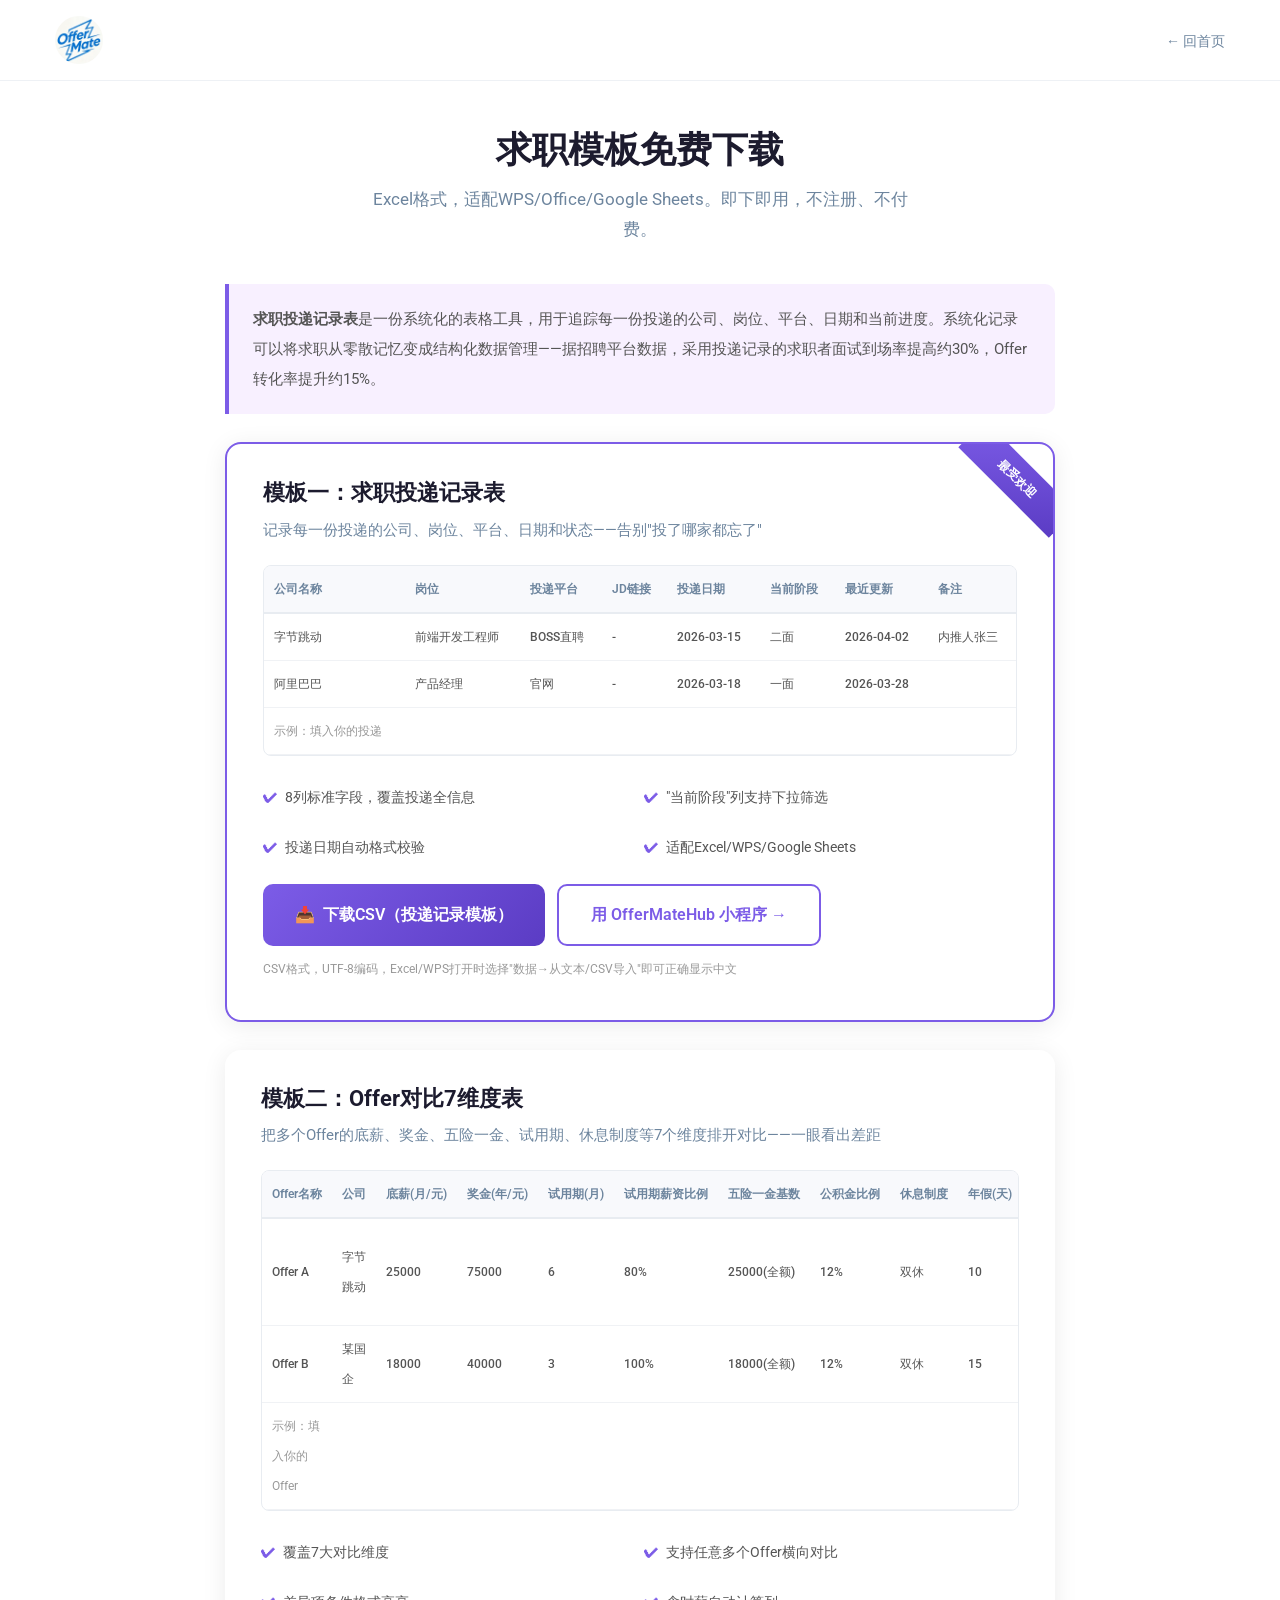
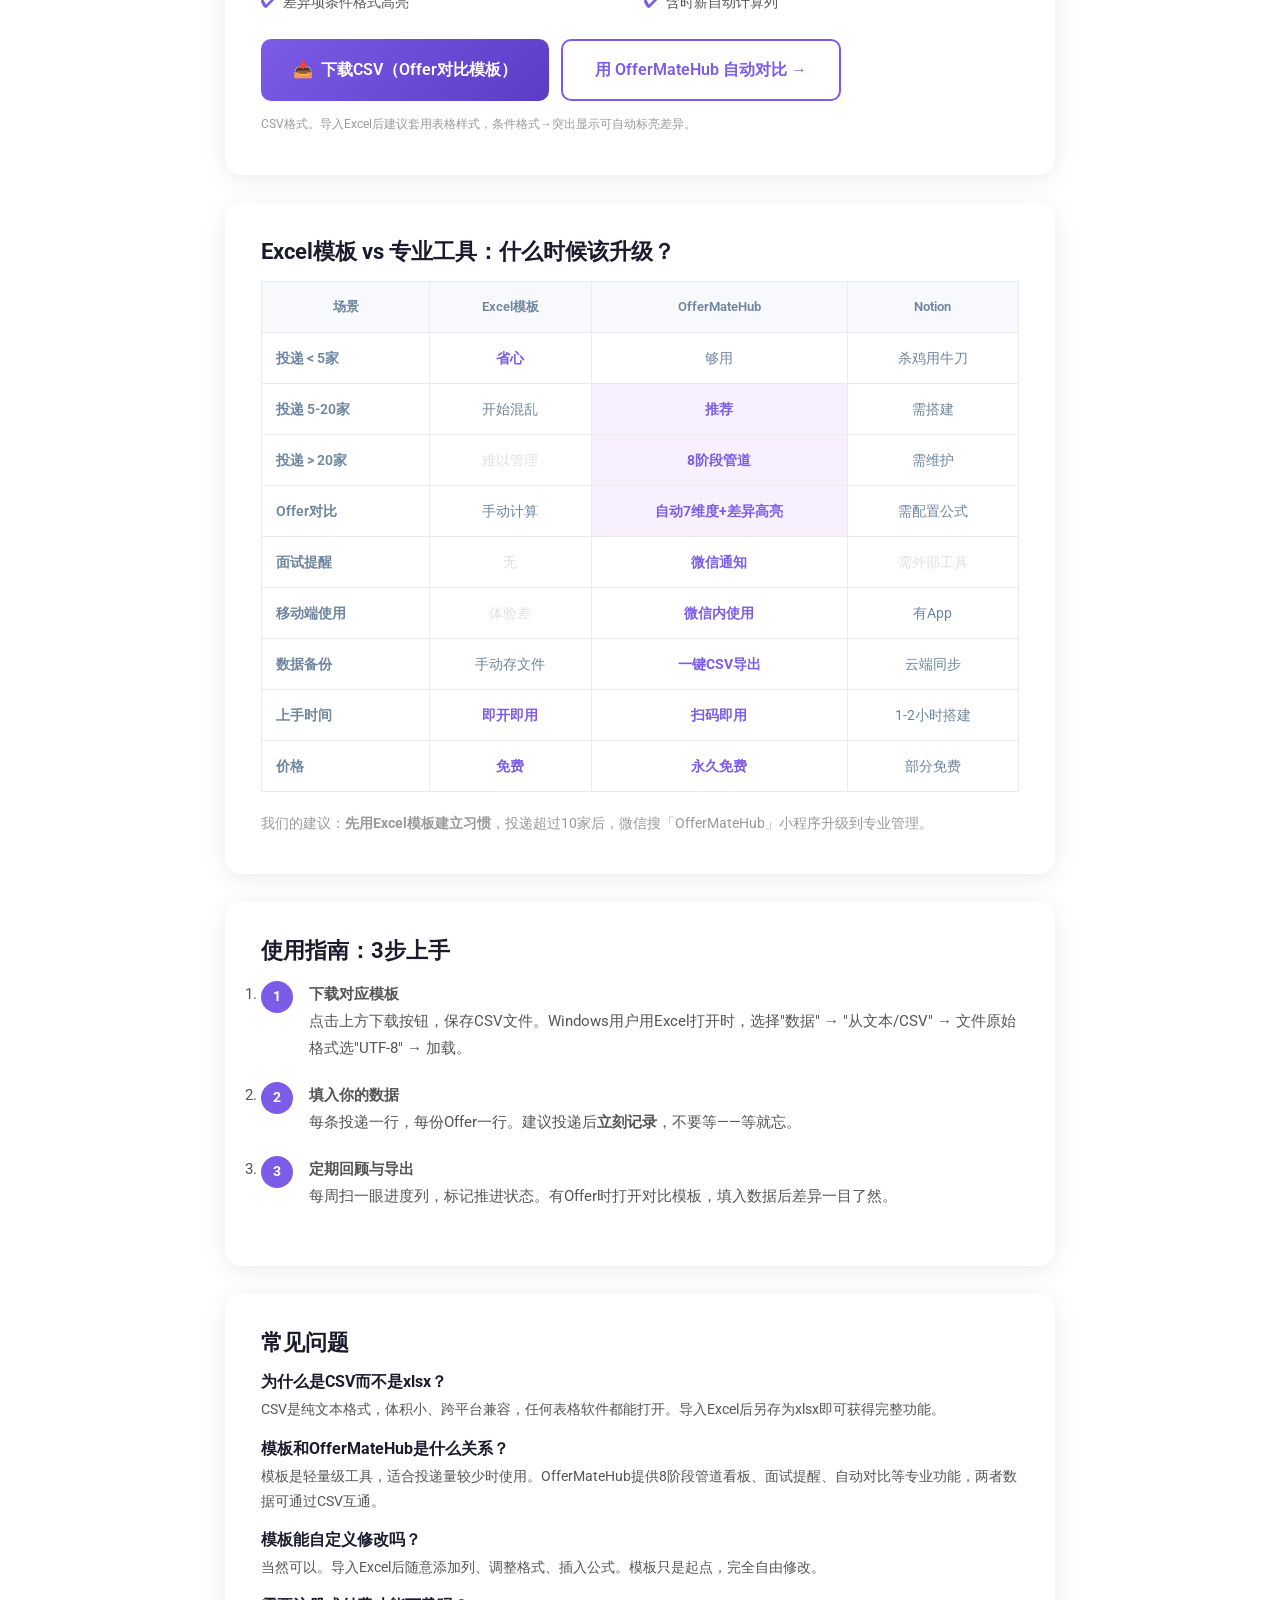
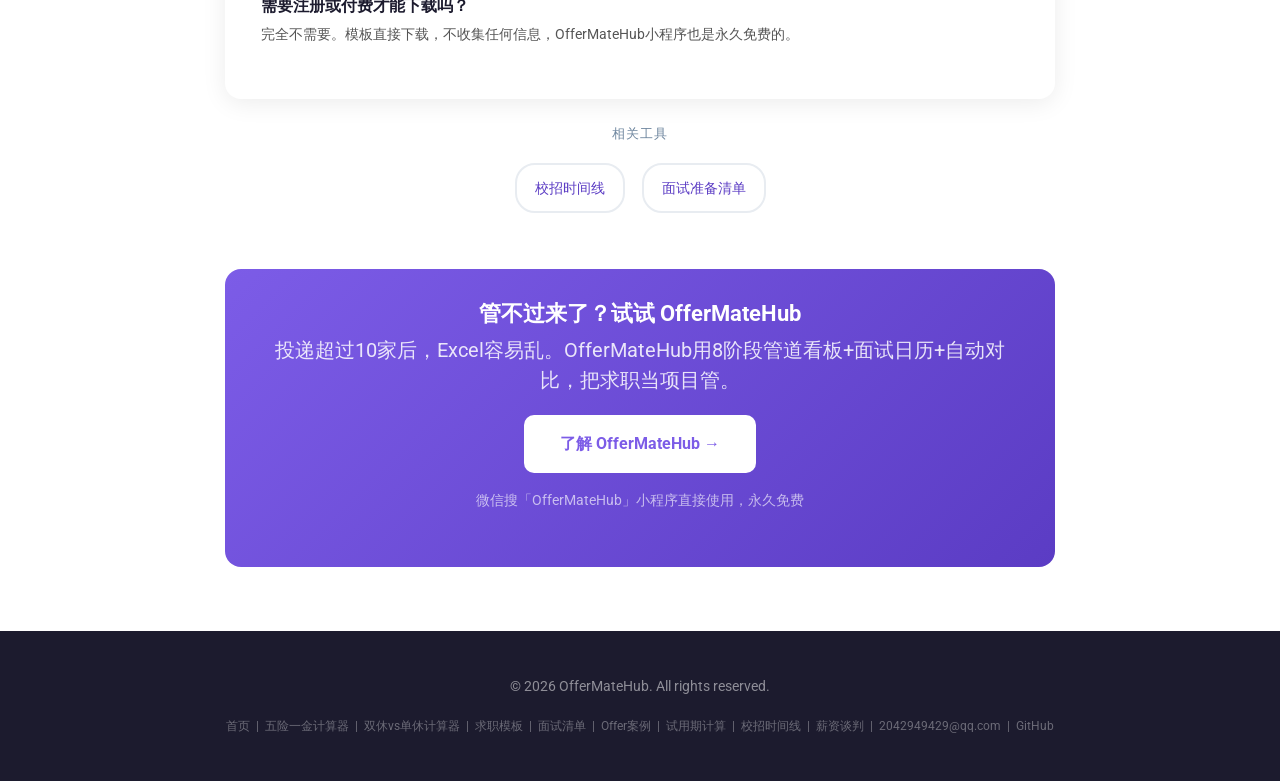
<file: templates.html>
<!DOCTYPE html>
<html lang="zh-CN">
<head>
    <meta charset="UTF-8">
    <meta name="viewport" content="width=device-width, initial-scale=1, shrink-to-fit=no">
    <meta name="robots" content="index, follow">
    <title>求职模板免费下载 · Excel投递记录 & Offer对比 | OfferMateHub</title>
    <meta name="description" content="免费下载求职投递记录Excel模板和7维度Offer对比模板，适配WPS/Excel/Google Sheets。含示例数据和详细使用指南，求职管理从规范记录开始。">
    <link rel="canonical" href="https://offermatehub.cn/templates.html">
    <link rel="preload" href="assets/css/master.css" as="style">
    <link rel="preload" href="style.css" as="style">
    <meta property="og:title" content="求职模板免费下载 · Excel投递记录与Offer对比 | OfferMateHub">
    <meta property="og:description" content="免费下载求职投递记录Excel模板和7维度Offer对比模板。适配WPS/Excel/Google Sheets。">
    <meta property="og:url" content="https://offermatehub.cn/templates.html">
    <meta property="og:type" content="website">
    <meta property="og:image" content="https://offermatehub.cn/assets/img/qr-code.jpg">
    <meta property="og:site_name" content="OfferMateHub">
    <meta name="twitter:card" content="summary_large_image">
    <meta name="twitter:title" content="求职模板免费下载 · Excel投递记录 & Offer对比 | OfferMateHub">
    <meta name="twitter:image" content="https://offermatehub.cn/assets/img/qr-code.jpg">
    <meta name="twitter:description" content="免费下载求职投递记录Excel模板和7维度Offer对比模板。适配WPS/Excel/Google Sheets。">
    <link rel="icon" href="assets/img/logo/fabicon.png">
    <link rel="stylesheet" href="assets/css/plugins/bootstrap.min.css">
    <link rel="stylesheet" href="assets/css/plugins/animate.min.css">
    <link rel="stylesheet" href="assets/css/plugins/fontawesome.css">
    <link rel="stylesheet" href="assets/css/plugins/slicknav.css">
    <link rel="stylesheet" href="assets/css/master.css">
    <link rel="stylesheet" href="style.css">
    <style>
        .templates-container{max-width:860px;margin:0 auto}
        .template-card{background:#fff;border-radius:16px;padding:36px;box-shadow:0 4px 24px rgba(0,0,0,.08);margin-bottom:28px;position:relative;overflow:hidden}
        .template-card.featured{border:2px solid #7c5ce7}
        .template-card.featured::before{content:'最受欢迎';position:absolute;top:16px;right:-28px;background:linear-gradient(135deg,#7c5ce7,#5b3cc4);color:#fff;font-size:12px;font-weight:700;padding:4px 40px;transform:rotate(45deg)}
        .template-card h2{font-size:22px;margin-bottom:8px;color:#1c1b2e}
        .template-card .subtitle{font-size:15px;color:#6d859e;margin-bottom:20px}
        .template-preview{border:1px solid #e8ecf1;border-radius:8px;overflow:hidden;margin-bottom:20px}
        .template-preview table{width:100%;border-collapse:collapse;font-size:13px;margin:0}
        .template-preview table th{background:#f8f9fc;padding:8px 10px;text-align:left;font-weight:600;font-size:12px;color:#6d859e;white-space:nowrap;border-bottom:2px solid #e8ecf1}
        .template-preview table td{padding:8px 10px;border-bottom:1px solid #f0f2f5;color:#999;font-size:12px}
        .template-preview table td.sample{color:#555;font-weight:500}
        .feature-list{list-style:none;padding:0;margin:16px 0;display:grid;grid-template-columns:1fr 1fr;gap:8px}
        .feature-list li{font-size:14px;color:#555;padding:6px 0}
        .feature-list li::before{content:'\2714';color:#7c5ce7;font-weight:700;margin-right:8px}
        .btn-download{display:inline-flex;align-items:center;gap:8px;background:linear-gradient(135deg,#7c5ce7,#5b3cc4);color:#fff;border:none;padding:14px 32px;border-radius:10px;font-size:16px;font-weight:600;cursor:pointer;text-decoration:none;transition:transform .15s,box-shadow .15s}
        .btn-download:hover{transform:translateY(-1px);box-shadow:0 6px 20px rgba(124,92,231,.35);color:#fff;text-decoration:none}
        .btn-download.outline{background:transparent;border:2px solid #7c5ce7;color:#7c5ce7}
        .btn-download.outline:hover{background:#f8f0ff;color:#5b3cc4}
        .btn-row{display:flex;gap:12px;flex-wrap:wrap}
        .usage-steps{counter-reset:step;padding:0}
        .usage-steps li{counter-increment:step;position:relative;padding-left:48px;margin-bottom:20px;font-size:15px;color:#555;line-height:1.8}
        .usage-steps li::before{content:counter(step);position:absolute;left:0;top:0;width:32px;height:32px;border-radius:50%;background:#7c5ce7;color:#fff;display:flex;align-items:center;justify-content:center;font-weight:700;font-size:14px}
        .tool-compare-table{width:100%;border-collapse:collapse;margin:16px 0;font-size:14px}
        .tool-compare-table th,.tool-compare-table td{padding:10px 14px;border:1px solid #e8ecf1;text-align:center}
        .tool-compare-table th{background:#f8f9fc;font-weight:600;font-size:13px;color:#6d859e}
        .tool-compare-table .current{background:#f8f0ff;font-weight:600}
        .tool-compare-table .check{color:#7c5ce7;font-weight:700}
        .tool-compare-table .cross{color:#e0e0e0}
        .cta-banner{background:linear-gradient(135deg,#7c5ce7,#5b3cc4);border-radius:16px;padding:32px;text-align:center;color:#fff;margin-top:32px}
        .cta-banner h3{color:#fff;font-size:22px;margin-bottom:8px}
        .cta-banner p{color:rgba(255,255,255,.85);margin-bottom:20px}
        .site-header{padding:16px 0;border-bottom:1px solid #eef1f5;margin-bottom:48px}
        .site-header .logo img{width:48px;height:48px;border-radius:50%}
        .faq-item{margin-bottom:16px}
        .faq-item h4{font-size:16px;color:#1c1b2e;margin-bottom:6px;cursor:pointer}
        .faq-item p{font-size:14px;color:#555;line-height:1.8}
        footer{background:#1c1b2e;padding:40px 0;text-align:center;margin-top:64px}
        @media(max-width:576px){.template-card{padding:20px}.feature-list{grid-template-columns:1fr}.btn-row{flex-direction:column}}
    </style>
</head>
<body>

<header class="site-header">
    <div class="container">
        <div class="row align-items-center">
            <div class="col-auto">
                <a href="index.html" class="logo"><img src="assets/img/logo/OfferMateLogo.webp" alt="OfferMateHub"></a>
            </div>
            <div class="col text-right">
                <a href="index.html" style="color:#6d859e;text-decoration:none;font-size:14px">&larr; 回首页</a>
            </div>
        </div>
    </div>
</header>

<div class="container templates-container">

    <!-- Hero -->
    <div style="text-align:center;margin-bottom:40px">
        <h1 style="font-size:36px;color:#1c1b2e;margin-bottom:12px">求职模板免费下载</h1>
        <p style="font-size:17px;color:#6d859e;max-width:560px;margin:0 auto">Excel格式，适配WPS/Office/Google Sheets。即下即用，不注册、不付费。</p>
    </div>

    <!-- Definition block -->
    <div style="background:#f8f0ff;border-left:4px solid #7c5ce7;padding:20px 24px;border-radius:0 10px 10px 0;margin-bottom:28px;font-size:15px;line-height:2;color:#555">
        <p style="margin:0"><strong>求职投递记录表</strong>是一份系统化的表格工具，用于追踪每一份投递的公司、岗位、平台、日期和当前进度。系统化记录可以将求职从零散记忆变成结构化数据管理——据招聘平台数据，采用投递记录的求职者面试到场率提高约30%，Offer转化率提升约15%。</p>
    </div>

    <!-- Template 1: Tracker -->
    <div class="template-card featured">
        <h2>模板一：求职投递记录表</h2>
        <p class="subtitle">记录每一份投递的公司、岗位、平台、日期和状态——告别"投了哪家都忘了"</p>

        <div class="template-preview" style="overflow-x:auto">
            <table>
                <thead>
                    <tr><th>公司名称</th><th>岗位</th><th>投递平台</th><th>JD链接</th><th>投递日期</th><th>当前阶段</th><th>最近更新</th><th>备注</th></tr>
                </thead>
                <tbody>
                    <tr><td class="sample">字节跳动</td><td class="sample">前端开发工程师</td><td class="sample">BOSS直聘</td><td class="sample">-</td><td class="sample">2026-03-15</td><td class="sample">二面</td><td class="sample">2026-04-02</td><td class="sample">内推人张三</td></tr>
                    <tr><td class="sample">阿里巴巴</td><td class="sample">产品经理</td><td class="sample">官网</td><td class="sample">-</td><td class="sample">2026-03-18</td><td class="sample">一面</td><td class="sample">2026-03-28</td><td class="sample"></td></tr>
                    <tr><td>示例：填入你的投递</td><td></td><td></td><td></td><td></td><td></td><td></td><td></td></tr>
                </tbody>
            </table>
        </div>

        <ul class="feature-list">
            <li>8列标准字段，覆盖投递全信息</li>
            <li>"当前阶段"列支持下拉筛选</li>
            <li>投递日期自动格式校验</li>
            <li>适配Excel/WPS/Google Sheets</li>
        </ul>

        <div class="btn-row">
            <a href="javascript:void(0)" class="btn-download" onclick="downloadTrackerCSV()" title="下载CSV格式，可用Excel/WPS/Google Sheets打开">
                <span>📥</span> 下载CSV（投递记录模板）
            </a>
            <a href="index.html" class="btn-download outline">用 OfferMateHub 小程序 →</a>
        </div>
        <p style="font-size:12px;color:#999;margin-top:8px">CSV格式，UTF-8编码，Excel/WPS打开时选择"数据→从文本/CSV导入"即可正确显示中文</p>
    </div>

    <!-- Template 2: Offer Comparison -->
    <div class="template-card">
        <h2>模板二：Offer对比7维度表</h2>
        <p class="subtitle">把多个Offer的底薪、奖金、五险一金、试用期、休息制度等7个维度排开对比——一眼看出差距</p>

        <div class="template-preview" style="overflow-x:auto">
            <table>
                <thead>
                    <tr><th>Offer名称</th><th>公司</th><th>底薪(月/元)</th><th>奖金(年/元)</th><th>试用期(月)</th><th>试用期薪资比例</th><th>五险一金基数</th><th>公积金比例</th><th>休息制度</th><th>年假(天)</th><th>综合评价(1-5)</th><th>备注</th></tr>
                </thead>
                <tbody>
                    <tr><td class="sample">Offer A</td><td class="sample">字节跳动</td><td class="sample">25000</td><td class="sample">75000</td><td class="sample">6</td><td class="sample">80%</td><td class="sample">25000(全额)</td><td class="sample">12%</td><td class="sample">双休</td><td class="sample">10</td><td class="sample">4.5</td><td class="sample">三餐+健身房</td></tr>
                    <tr><td class="sample">Offer B</td><td class="sample">某国企</td><td class="sample">18000</td><td class="sample">40000</td><td class="sample">3</td><td class="sample">100%</td><td class="sample">18000(全额)</td><td class="sample">12%</td><td class="sample">双休</td><td class="sample">15</td><td class="sample">4.0</td><td class="sample">编制内</td></tr>
                    <tr><td>示例：填入你的Offer</td><td></td><td></td><td></td><td></td><td></td><td></td><td></td><td></td><td></td><td></td><td></td></tr>
                </tbody>
            </table>
        </div>

        <ul class="feature-list">
            <li>覆盖7大对比维度</li>
            <li>支持任意多个Offer横向对比</li>
            <li>差异项条件格式高亮</li>
            <li>含时薪自动计算列</li>
        </ul>

        <div class="btn-row">
            <a href="javascript:void(0)" class="btn-download" onclick="downloadCompareCSV()" title="下载CSV格式，可用Excel/WPS/Google Sheets打开">
                <span>📥</span> 下载CSV（Offer对比模板）
            </a>
            <a href="index.html" class="btn-download outline">用 OfferMateHub 自动对比 →</a>
        </div>
        <p style="font-size:12px;color:#999;margin-top:8px">CSV格式。导入Excel后建议套用表格样式，条件格式→突出显示可自动标亮差异。</p>
    </div>

    <!-- Why templates -->
    <div style="background:#fff;border-radius:16px;padding:36px;box-shadow:0 4px 24px rgba(0,0,0,.08)">
        <h2 style="font-size:22px;color:#1c1b2e;margin-bottom:16px">Excel模板 vs 专业工具：什么时候该升级？</h2>

        <table class="tool-compare-table">
            <thead>
                <tr><th>场景</th><th>Excel模板</th><th>OfferMateHub</th><th>Notion</th></tr>
            </thead>
            <tbody>
                <tr><td style="text-align:left;font-weight:600">投递 &lt; 5家</td><td class="check">省心</td><td>够用</td><td>杀鸡用牛刀</td></tr>
                <tr><td style="text-align:left;font-weight:600">投递 5-20家</td><td>开始混乱</td><td class="check current">推荐</td><td>需搭建</td></tr>
                <tr><td style="text-align:left;font-weight:600">投递 &gt; 20家</td><td class="cross">难以管理</td><td class="check current">8阶段管道</td><td>需维护</td></tr>
                <tr><td style="text-align:left;font-weight:600">Offer对比</td><td>手动计算</td><td class="check current">自动7维度+差异高亮</td><td>需配置公式</td></tr>
                <tr><td style="text-align:left;font-weight:600">面试提醒</td><td class="cross">无</td><td class="check">微信通知</td><td class="cross">需外部工具</td></tr>
                <tr><td style="text-align:left;font-weight:600">移动端使用</td><td class="cross">体验差</td><td class="check">微信内使用</td><td>有App</td></tr>
                <tr><td style="text-align:left;font-weight:600">数据备份</td><td>手动存文件</td><td class="check">一键CSV导出</td><td>云端同步</td></tr>
                <tr><td style="text-align:left;font-weight:600">上手时间</td><td class="check">即开即用</td><td class="check">扫码即用</td><td>1-2小时搭建</td></tr>
                <tr><td style="text-align:left;font-weight:600">价格</td><td class="check">免费</td><td class="check">永久免费</td><td>部分免费</td></tr>
            </tbody>
        </table>

        <p style="font-size:14px;color:#999;margin-top:12px">我们的建议：<strong>先用Excel模板建立习惯</strong>，投递超过10家后，微信搜「OfferMateHub」小程序升级到专业管理。</p>
    </div>

    <!-- Usage guide -->
    <div style="background:#fff;border-radius:16px;padding:36px;box-shadow:0 4px 24px rgba(0,0,0,.08);margin-top:28px">
        <h2 style="font-size:22px;color:#1c1b2e;margin-bottom:16px">使用指南：3步上手</h2>
        <ol class="usage-steps">
            <li>
                <strong>下载对应模板</strong><br>
                点击上方下载按钮，保存CSV文件。Windows用户用Excel打开时，选择"数据" → "从文本/CSV" → 文件原始格式选"UTF-8" → 加载。
            </li>
            <li>
                <strong>填入你的数据</strong><br>
                每条投递一行，每份Offer一行。建议投递后<strong>立刻记录</strong>，不要等——等就忘。
            </li>
            <li>
                <strong>定期回顾与导出</strong><br>
                每周扫一眼进度列，标记推进状态。有Offer时打开对比模板，填入数据后差异一目了然。
            </li>
        </ol>
    </div>

    <!-- FAQ -->
    <div style="background:#fff;border-radius:16px;padding:36px;box-shadow:0 4px 24px rgba(0,0,0,.08);margin-top:28px">
        <h2 style="font-size:22px;color:#1c1b2e;margin-bottom:16px">常见问题</h2>

        <div class="faq-item">
            <h4>为什么是CSV而不是xlsx？</h4>
            <p>CSV是纯文本格式，体积小、跨平台兼容，任何表格软件都能打开。导入Excel后另存为xlsx即可获得完整功能。</p>
        </div>
        <div class="faq-item">
            <h4>模板和OfferMateHub是什么关系？</h4>
            <p>模板是轻量级工具，适合投递量较少时使用。OfferMateHub提供8阶段管道看板、面试提醒、自动对比等专业功能，两者数据可通过CSV互通。</p>
        </div>
        <div class="faq-item">
            <h4>模板能自定义修改吗？</h4>
            <p>当然可以。导入Excel后随意添加列、调整格式、插入公式。模板只是起点，完全自由修改。</p>
        </div>
        <div class="faq-item">
            <h4>需要注册或付费才能下载吗？</h4>
            <p>完全不需要。模板直接下载，不收集任何信息，OfferMateHub小程序也是永久免费的。</p>
        </div>
    </div>

    <div class="calc-card" style="text-align:center;padding:20px 28px">
        <p style="color:#6d859e;font-size:13px;margin-bottom:10px;text-transform:uppercase;letter-spacing:1px">相关工具</p>
        <a href="campus-timeline.html" style="display:inline-block;padding:8px 18px;margin:4px 6px;border:2px solid #e8ecf1;border-radius:20px;font-size:14px;color:#5b3cc4;text-decoration:none">校招时间线</a>
        <a href="interview-checklist.html" style="display:inline-block;padding:8px 18px;margin:4px 6px;border:2px solid #e8ecf1;border-radius:20px;font-size:14px;color:#5b3cc4;text-decoration:none">面试准备清单</a>
    </div>

    <!-- CTA -->
    <div class="cta-banner">
        <h3>管不过来了？试试 OfferMateHub</h3>
        <p>投递超过10家后，Excel容易乱。OfferMateHub用8阶段管道看板+面试日历+自动对比，把求职当项目管。</p>
        <a href="index.html" style="display:inline-block;background:#fff;color:#7c5ce7;padding:14px 36px;border-radius:10px;font-weight:700;font-size:16px;text-decoration:none">了解 OfferMateHub →</a>
        <p style="font-size:14px;margin-top:12px;opacity:.75">微信搜「OfferMateHub」小程序直接使用，永久免费</p>
    </div>

</div>

<footer>
    <div class="container">
        <p style="color:rgba(255,255,255,.5);font-size:14px;margin:0">&copy; 2026 OfferMateHub. All rights reserved.</p>
        <p style="color:rgba(255,255,255,.35);font-size:12px;margin:10px 0 0"><a href="index.html" style="color:rgba(255,255,255,.35);text-decoration:none">首页</a> &nbsp;|&nbsp; <a href="wxyj-calculator.html" style="color:rgba(255,255,255,.35);text-decoration:none">五险一金计算器</a> &nbsp;|&nbsp; <a href="rest-calculator.html" style="color:rgba(255,255,255,.35);text-decoration:none">双休vs单休计算器</a> &nbsp;|&nbsp; <a href="templates.html" style="color:rgba(255,255,255,.35);text-decoration:none">求职模板</a> &nbsp;|&nbsp; <a href="interview-checklist.html" style="color:rgba(255,255,255,.35);text-decoration:none">面试清单</a> &nbsp;|&nbsp; <a href="offer-cases.html" style="color:rgba(255,255,255,.35);text-decoration:none">Offer案例</a> &nbsp;|&nbsp; <a href="probation-calculator.html" style="color:rgba(255,255,255,.35);text-decoration:none">试用期计算</a> &nbsp;|&nbsp; <a href="campus-timeline.html" style="color:rgba(255,255,255,.35);text-decoration:none">校招时间线</a> &nbsp;|&nbsp; <a href="salary-negotiation.html" style="color:rgba(255,255,255,.35);text-decoration:none">薪资谈判</a> &nbsp;|&nbsp; <a href="mailto:2042949429@qq.com" style="color:rgba(255,255,255,.35);text-decoration:none">2042949429@qq.com</a> &nbsp;|&nbsp; <a href="https://github.com/husuting/offermatehub" target="_blank" rel="noopener" style="color:rgba(255,255,255,.35);text-decoration:none">GitHub</a></p>
    </div>
</footer>

<script type="application/ld+json">
[
  {
    "@context": "https://schema.org",
    "@type": "WebApplication",
    "name": "OfferMateHub 求职模板下载",
    "description": "免费下载求职投递记录Excel模板和7维度Offer对比模板。适配WPS/Excel/Google Sheets。",
    "url": "https://offermatehub.cn/templates.html",
    "applicationCategory": "BusinessApplication",
    "operatingSystem": "All",
    "offers": {
      "@type": "Offer",
      "price": "0",
      "priceCurrency": "CNY"
    }
  },
  {
    "@context": "https://schema.org",
    "@type": "FAQPage",
    "mainEntity": [
      {
        "@type": "Question",
        "name": "为什么是CSV而不是xlsx？",
        "acceptedAnswer": {
          "@type": "Answer",
          "text": "CSV是纯文本格式，体积小、跨平台兼容，任何表格软件都能打开。导入Excel后另存为xlsx即可获得完整功能。"
        }
      },
      {
        "@type": "Question",
        "name": "模板和OfferMateHub是什么关系？",
        "acceptedAnswer": {
          "@type": "Answer",
          "text": "模板是轻量级工具，适合投递量较少时使用。OfferMateHub提供8阶段管道看板、面试提醒、自动对比等专业功能，两者数据可通过CSV互通。"
        }
      },
      {
        "@type": "Question",
        "name": "模板能自定义修改吗？",
        "acceptedAnswer": {
          "@type": "Answer",
          "text": "当然可以。导入Excel后随意添加列、调整格式、插入公式。模板只是起点，完全自由修改。"
        }
      },
      {
        "@type": "Question",
        "name": "需要注册或付费才能下载吗？",
        "acceptedAnswer": {
          "@type": "Answer",
          "text": "完全不需要。模板直接下载，不收集任何信息，OfferMateHub小程序也是永久免费的。"
        }
      }
    ]
  }
]
</script>

<script>
function downloadCSV(filename, headers, sampleRows) {
    var BOM = '﻿';
    var lines = [headers.join(',')];
    sampleRows.forEach(function(row) { lines.push(row.join(',')); });
    var csv = BOM + lines.join('\n');
    var blob = new Blob([csv], {type: 'text/csv;charset=utf-8'});
    var url = URL.createObjectURL(blob);
    var a = document.createElement('a');
    a.href = url;
    a.download = filename;
    document.body.appendChild(a);
    a.click();
    document.body.removeChild(a);
    URL.revokeObjectURL(url);
}

function downloadTrackerCSV() {
    downloadCSV(
        'OfferMateHub_求职投递记录模板.csv',
        ['公司名称','岗位','投递平台','JD链接','投递日期','当前阶段','最近更新','备注'],
        [
            ['字节跳动','前端开发工程师','BOSS直聘','','2026-03-15','二面','2026-04-02','内推人张三'],
            ['阿里巴巴','产品经理','官网','','2026-03-18','一面','2026-03-28','']
        ]
    );
}

function downloadCompareCSV() {
    downloadCSV(
        'OfferMateHub_Offer对比模板.csv',
        ['Offer名称','公司','底薪(月/元)','奖金(年/元)','试用期(月)','试用期薪资比例(%)','五险一金基数(元)','公积金比例(%)','休息制度','年假(天)','综合评价(1-5)','备注'],
        [
            ['Offer A','字节跳动','25000','75000','6','80','25000','12','双休','10','4.5','三餐+健身房'],
            ['Offer B','某国企','18000','40000','3','100','18000','12','双休','15','4','编制内']
        ]
    );
}
</script>

</body>
</html>
</file>
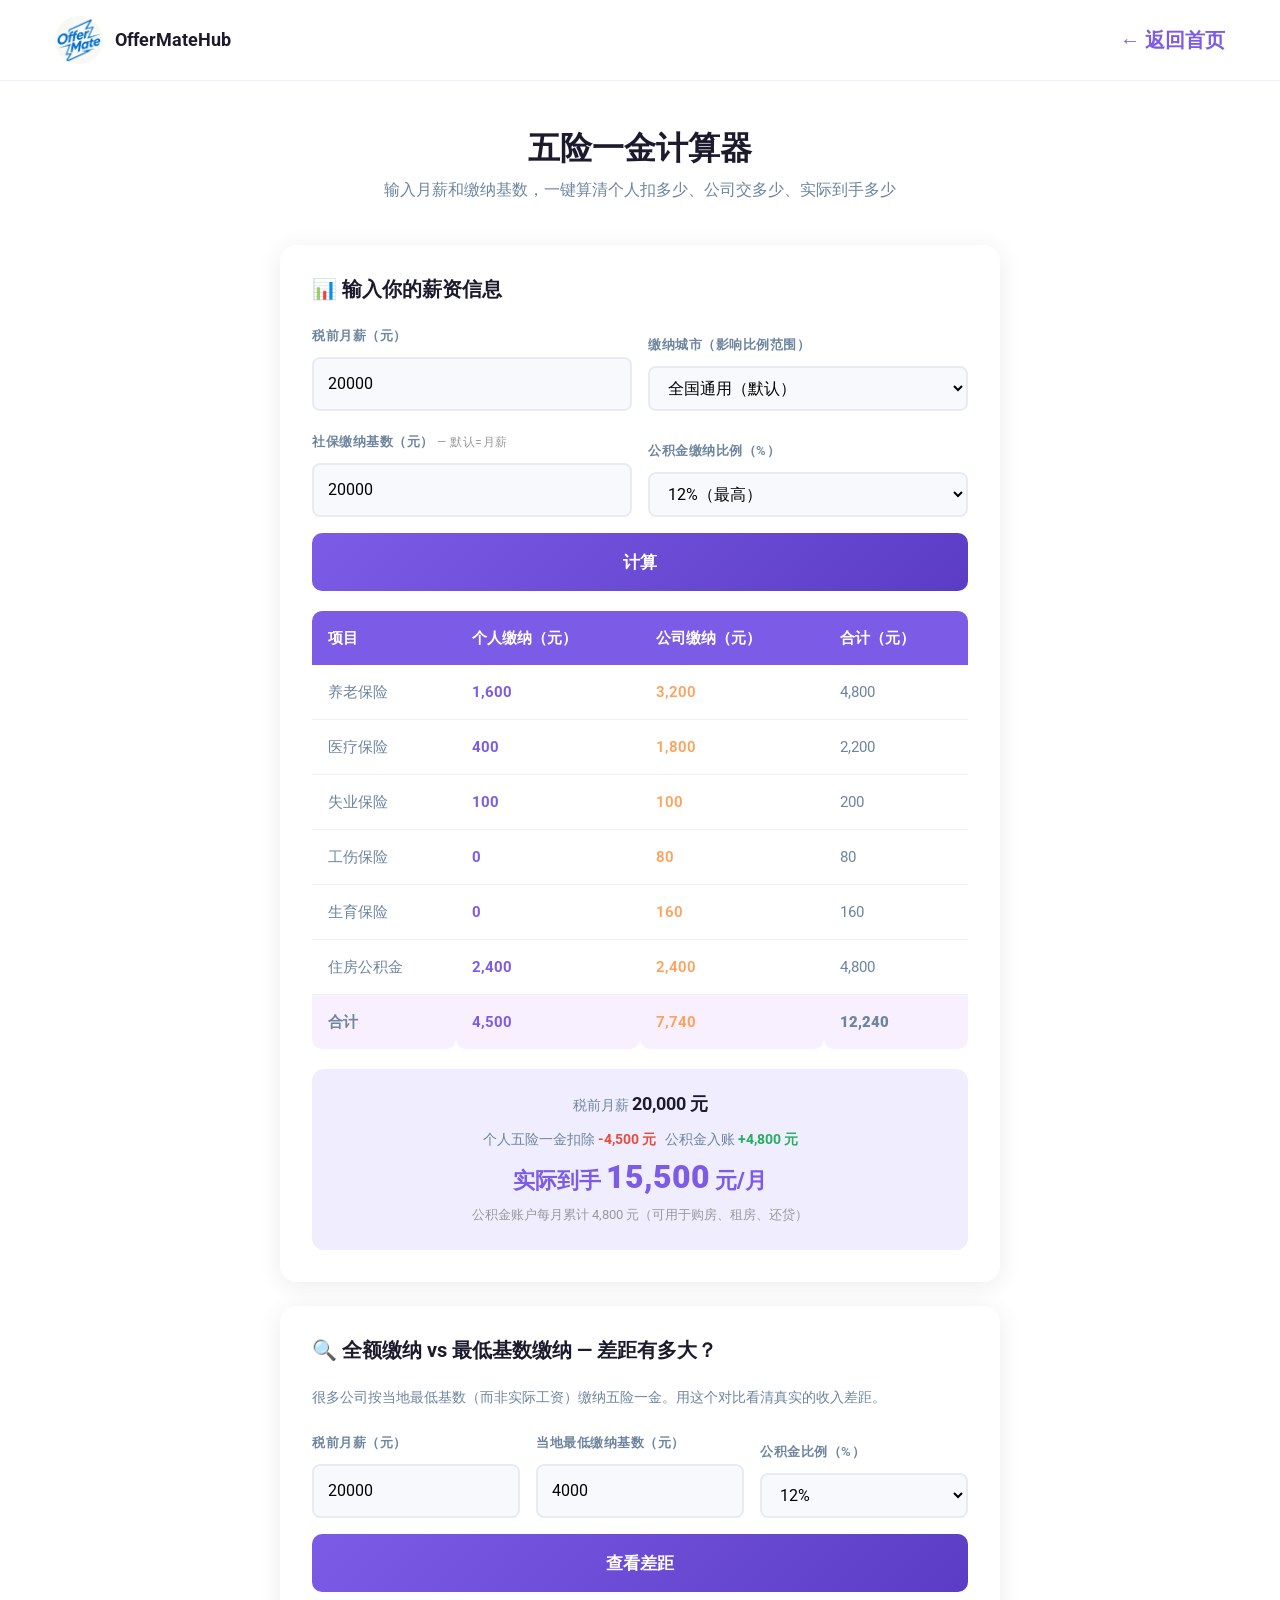
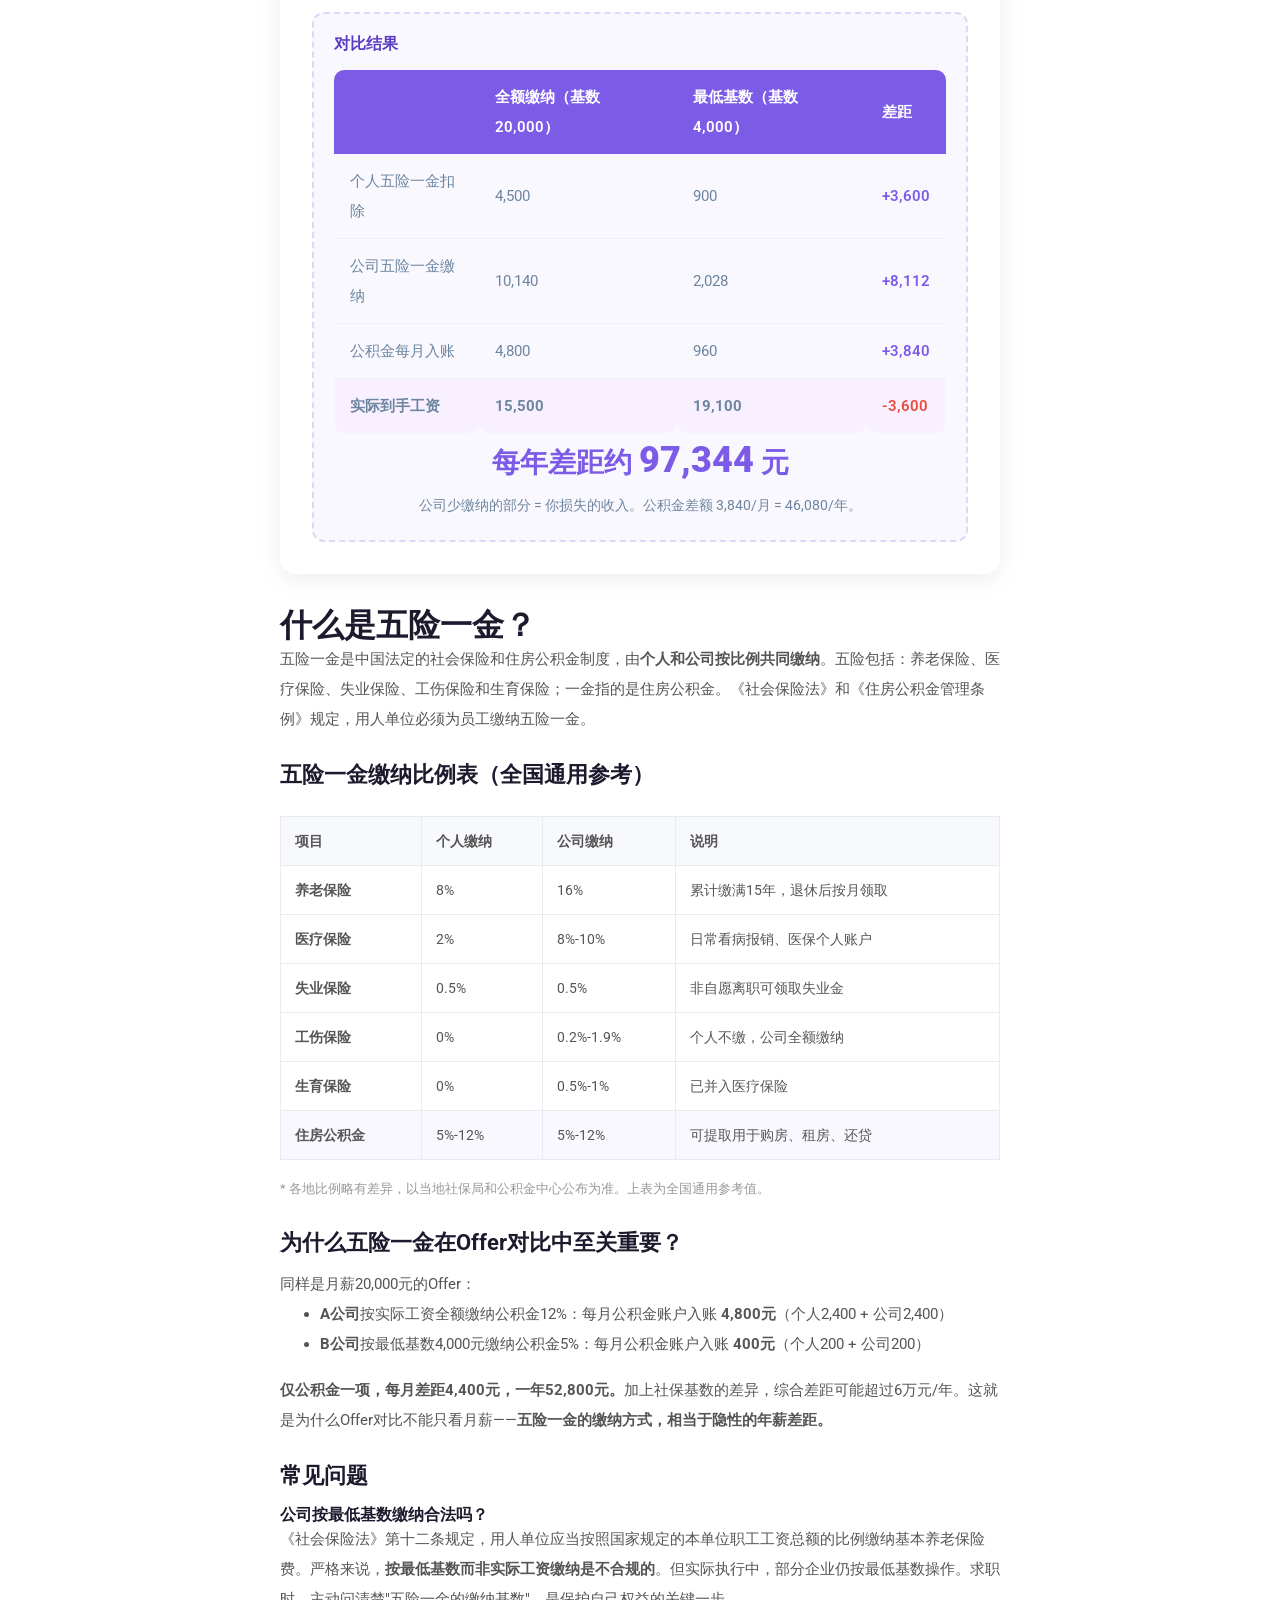
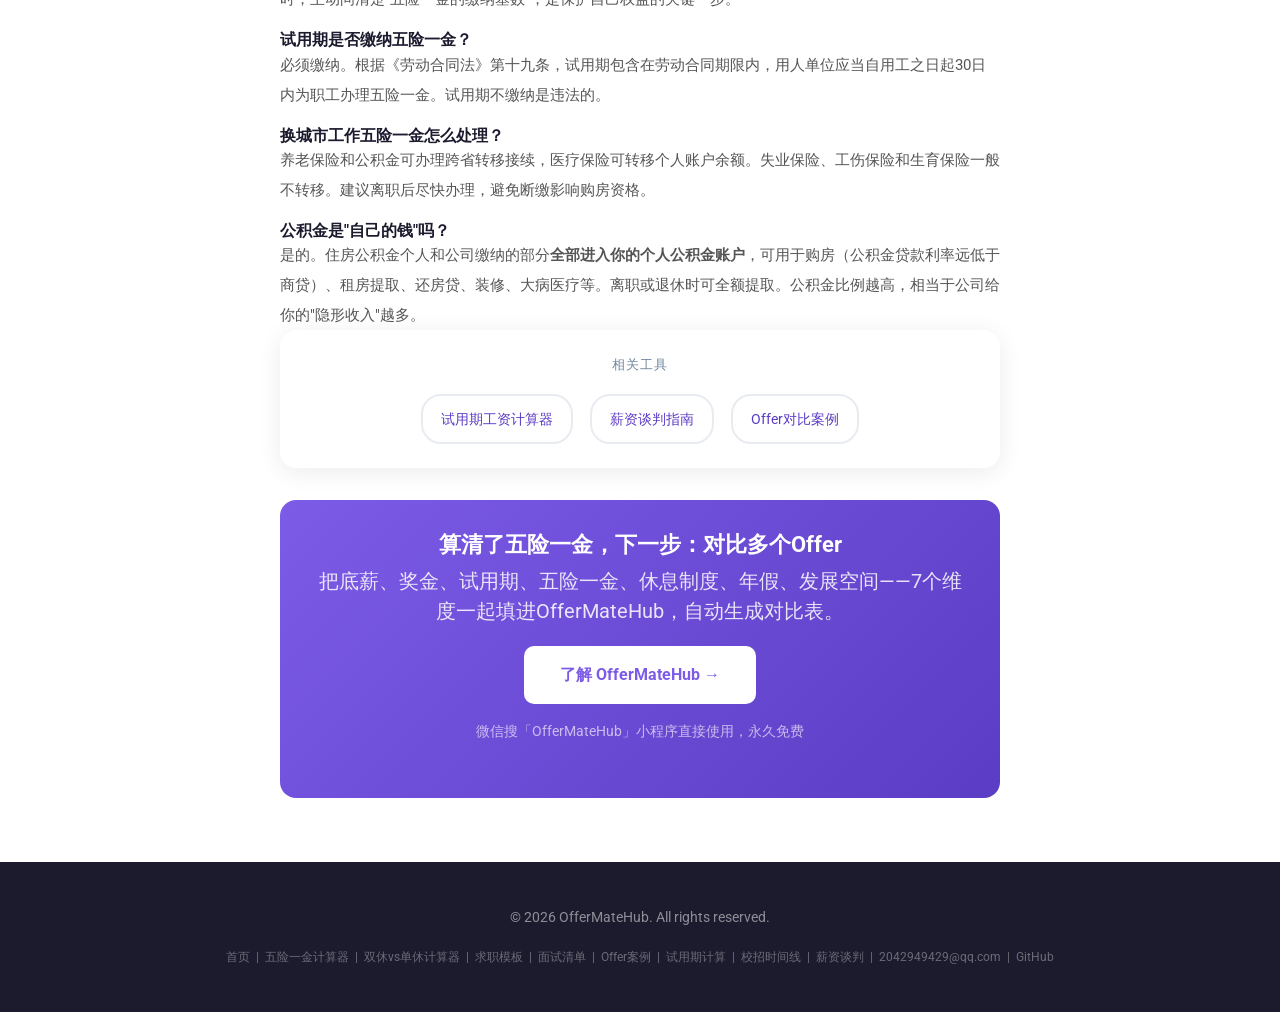
<file: wxyj-calculator.html>
<!DOCTYPE html>
<html lang="zh-CN">
<head>
	<meta charset="UTF-8">
	<meta name="viewport" content="width=device-width, initial-scale=1, shrink-to-fit=no">
	<meta name="robots" content="index, follow">
	<title>五险一金计算器 · 免费在线计算 | OfferMateHub</title>
	<meta name="description" content="免费五险一金计算器，输入月薪和缴纳基数自动计算个人和公司缴纳金额、到手工资。支持全额缴纳vs最低基数对比，看清五险一金对Offer的隐形影响。Offer对比必备工具。">
	<link rel="canonical" href="https://offermatehub.cn/wxyj-calculator.html">
	<link rel="preload" href="assets/css/master.css" as="style">
	<link rel="preload" href="style.css" as="style">
	<meta property="og:title" content="五险一金计算器 · 免费在线计算 | OfferMateHub">
	<meta property="og:description" content="免费五险一金计算器，输入月薪和缴纳基数，自动计算个人和公司缴纳金额、到手工资。">
	<meta property="og:url" content="https://offermatehub.cn/wxyj-calculator.html">
	<meta property="og:type" content="website">
    <meta property="og:image" content="https://offermatehub.cn/assets/img/qr-code.jpg">
    <meta property="og:site_name" content="OfferMateHub">
	<meta name="twitter:card" content="summary_large_image">
	<meta name="twitter:title" content="五险一金计算器 · 免费在线计算 | OfferMateHub">
	<meta name="twitter:image" content="https://offermatehub.cn/assets/img/qr-code.jpg">
    <meta name="twitter:description" content="免费五险一金计算器，输入月薪和缴纳基数，自动计算个人和公司缴纳金额、到手工资。">
	<link rel="icon" href="assets/img/logo/fabicon.png">
	<link rel="stylesheet" href="assets/css/plugins/bootstrap.min.css">
	<link rel="stylesheet" href="assets/css/plugins/animate.min.css">
	<link rel="stylesheet" href="assets/css/plugins/fontawesome.css">
	<link rel="stylesheet" href="assets/css/plugins/slicknav.css">
	<link rel="stylesheet" href="assets/css/master.css">
	<link rel="stylesheet" href="style.css">
	<style>
		.calc-container{max-width:720px;margin:0 auto}
		.calc-card{background:#fff;border-radius:16px;padding:32px;box-shadow:0 4px 24px rgba(0,0,0,.08);margin-bottom:24px}
		.calc-card h2{font-size:20px;margin-bottom:20px;color:#1c1b2e}
		.calc-row{display:flex;gap:16px;align-items:flex-end;flex-wrap:wrap;margin-bottom:16px}
		.calc-field{flex:1;min-width:180px}
		.calc-field label{display:block;font-size:13px;font-weight:600;color:#6d859e;margin-bottom:6px;text-transform:uppercase;letter-spacing:.5px}
		.calc-field input,.calc-field select{width:100%;padding:10px 14px;border:2px solid #e8ecf1;border-radius:8px;font-size:16px;transition:border-color .2s;background:#f8f9fc}
		.calc-field input:focus,.calc-field select:focus{outline:none;border-color:#7c5ce7}
		.result-table{width:100%;border-collapse:collapse;margin-top:16px;font-size:15px}
		.result-table th{background:#7c5ce7;color:#fff;padding:12px 16px;text-align:left;font-weight:600}
		.result-table th:first-child{border-radius:10px 0 0 0}
		.result-table th:last-child{border-radius:0 10px 0 0}
		.result-table td{padding:12px 16px;border-bottom:1px solid #eef1f5}
		.result-table tr:last-child td{font-weight:700;background:#f8f0ff;border-bottom:none;border-radius:0 0 10px 10px}
		.result-table .highlight{color:#7c5ce7;font-weight:700}
		.result-table .company-col{color:#fca25d;font-weight:600}
		.compare-box{border:2px dashed #e0d6f7;border-radius:12px;padding:20px;margin-top:20px;background:#faf8ff}
		.compare-box h3{font-size:16px;color:#5b3cc4;margin-bottom:12px}
		.gap-highlight{font-size:28px;font-weight:900;color:#7c5ce7;text-align:center;margin:12px 0}
		.btn-calc{background:linear-gradient(135deg,#7c5ce7,#5b3cc4);color:#fff;border:none;padding:14px 40px;border-radius:10px;font-size:17px;font-weight:600;cursor:pointer;width:100%;transition:transform .15s,box-shadow .15s}
		.btn-calc:hover{transform:translateY(-1px);box-shadow:0 6px 20px rgba(124,92,231,.35)}
		.info-section{font-size:15px;line-height:2;color:#555;margin-top:32px}
		.info-section h3{font-size:22px;color:#1c1b2e;margin:28px 0 12px}
		.info-section table{width:100%;border-collapse:collapse;margin:16px 0;font-size:14px}
		.info-section table th,.info-section table td{padding:10px 14px;border:1px solid #e8ecf1;text-align:left}
		.info-section table th{background:#f8f9fc;font-weight:600}
		.cta-banner{background:linear-gradient(135deg,#7c5ce7,#5b3cc4);border-radius:16px;padding:32px;text-align:center;color:#fff;margin-top:32px}
		.cta-banner h3{color:#fff;font-size:22px;margin-bottom:8px}
		.cta-banner p{color:rgba(255,255,255,.85);margin-bottom:20px}
		.site-header{padding:16px 0;border-bottom:1px solid #eef1f5;margin-bottom:48px}
		.site-header .logo img{width:48px;height:48px;border-radius:50%}
		footer{background:#1c1b2e;padding:40px 0;text-align:center;margin-top:64px}
		@media(max-width:576px){.calc-card{padding:20px}.calc-row{flex-direction:column}}
	</style>
<script type="application/ld+json">
[
  {
    "@context": "https://schema.org",
    "@type": "WebApplication",
    "name": "五险一金计算器",
    "description": "免费五险一金计算器，输入月薪和缴纳基数，自动计算个人和公司缴纳金额、到手工资。",
    "url": "https://offermatehub.cn/wxyj-calculator.html",
    "applicationCategory": "FinanceApplication",
    "operatingSystem": "All",
    "offers": {"@type": "Offer", "price": "0", "priceCurrency": "CNY"}
  },
  {
    "@context": "https://schema.org",
    "@type": "FAQPage",
    "mainEntity": [
      {
        "@type": "Question",
        "name": "五险一金每月扣多少？",
        "acceptedAnswer": {
          "@type": "Answer",
          "text": "个人约工资的15.5%-22.5%（养老8%+医疗2%+失业0.5%+公积金5-12%），公司约30-40%。具体比例因城市和公积金比例而异。"
        }
      },
      {
        "@type": "Question",
        "name": "按最低基数缴纳合法吗？",
        "acceptedAnswer": {
          "@type": "Answer",
          "text": "按最低基数而非实际工资缴纳五险一金是不合规的。根据《社会保险法》，用人单位应按职工实际工资为基数缴纳社保。"
        }
      },
      {
        "@type": "Question",
        "name": "试用期是否缴纳五险一金？",
        "acceptedAnswer": {
          "@type": "Answer",
          "text": "必须缴纳。试用期包含在劳动合同期限内，用人单位应当自用工之日起30日内为职工办理五险一金。"
        }
      },
      {
        "@type": "Question",
        "name": "换城市工作五险一金怎么处理？",
        "acceptedAnswer": {
          "@type": "Answer",
          "text": "养老保险和公积金可办理跨省转移接续，医疗保险可转移个人账户余额。建议离职后尽快办理，避免断缴影响购房资格。"
        }
      },
      {
        "@type": "Question",
        "name": "公积金是自己的钱吗？",
        "acceptedAnswer": {
          "@type": "Answer",
          "text": "是的。个人和公司缴纳的住房公积金全部进入个人公积金账户，可用于购房、租房、还房贷等。离职或退休时可全额提取。"
        }
      }
    ]
  }
]
</script>
</head>
<body>

<header class="site-header">
	<div class="container">
		<div class="row align-items-center">
			<div class="col-6"><a href="index.html" style="display:flex;align-items:center;gap:12px;text-decoration:none"><img src="assets/img/logo/OfferMateLogo.webp" alt="OfferMateHub" style="width:48px;height:48px;border-radius:50%"><span style="font-weight:700;font-size:18px;color:#1c1b2e">OfferMateHub</span></a></div>
			<div class="col-6 text-right"><a href="index.html" style="color:#7c5ce7;font-weight:600">← 返回首页</a></div>
		</div>
	</div>
</header>

<div class="container">
	<div class="calc-container">

		<h1 style="text-align:center;font-size:32px;font-weight:900;color:#1c1b2e;margin-bottom:8px">五险一金计算器</h1>
		<p style="text-align:center;color:#6d859e;font-size:16px;margin-bottom:40px">输入月薪和缴纳基数，一键算清个人扣多少、公司交多少、实际到手多少</p>

		<!-- 计算器 -->
		<div class="calc-card" id="calculator">
			<h2>📊 输入你的薪资信息</h2>
			<div class="calc-row">
				<div class="calc-field">
					<label>税前月薪（元）</label>
					<input type="number" id="salary" value="20000" min="1000" max="200000" step="100" placeholder="例如 20000">
				</div>
				<div class="calc-field">
					<label>缴纳城市（影响比例范围）</label>
					<select id="city">
						<option value="default" selected>全国通用（默认）</option>
						<option value="beijing">北京</option>
						<option value="shanghai">上海</option>
						<option value="guangzhou">广州</option>
						<option value="shenzhen">深圳</option>
						<option value="hangzhou">杭州</option>
					</select>
				</div>
			</div>
			<div class="calc-row">
				<div class="calc-field">
					<label>社保缴纳基数（元） <span style="font-weight:400;font-size:12px;color:#999">— 默认=月薪</span></label>
					<input type="number" id="base" value="20000" min="1000" max="200000" step="100" placeholder="通常 = 月薪">
				</div>
				<div class="calc-field">
					<label>公积金缴纳比例（%）</label>
					<select id="fundRatio">
						<option value="12" selected>12%（最高）</option>
						<option value="10">10%</option>
						<option value="8">8%</option>
						<option value="7">7%</option>
						<option value="5">5%（最低）</option>
					</select>
				</div>
			</div>
			<button class="btn-calc" onclick="calculate()">计算</button>

			<div id="resultArea" style="margin-top:20px"></div>
		</div>

		<!-- 对比：全额 vs 最低基数 -->
		<div class="calc-card" id="comparison">
			<h2>🔍 全额缴纳 vs 最低基数缴纳 — 差距有多大？</h2>
			<p style="color:#6d859e;font-size:14px;margin-bottom:16px">很多公司按当地最低基数（而非实际工资）缴纳五险一金。用这个对比看清真实的收入差距。</p>
			<div class="calc-row">
				<div class="calc-field">
					<label>税前月薪（元）</label>
					<input type="number" id="compSalary" value="20000" min="1000" max="200000" step="100">
				</div>
				<div class="calc-field">
					<label>当地最低缴纳基数（元）</label>
					<input type="number" id="compMinBase" value="4000" min="1000" max="50000" step="100" placeholder="例如 北京≈6326">
				</div>
				<div class="calc-field">
					<label>公积金比例（%）</label>
					<select id="compFundRatio">
						<option value="12" selected>12%</option>
						<option value="10">10%</option>
						<option value="8">8%</option>
						<option value="7">7%</option>
						<option value="5">5%</option>
					</select>
				</div>
			</div>
			<button class="btn-calc" onclick="compare()">查看差距</button>
			<div id="compareArea" style="margin-top:20px"></div>
		</div>

		<!-- SEO 内容 -->
		<div class="info-section">
			<h2>什么是五险一金？</h2>
			<p>五险一金是中国法定的社会保险和住房公积金制度，由<strong>个人和公司按比例共同缴纳</strong>。五险包括：养老保险、医疗保险、失业保险、工伤保险和生育保险；一金指的是住房公积金。《社会保险法》和《住房公积金管理条例》规定，用人单位必须为员工缴纳五险一金。</p>

			<h3>五险一金缴纳比例表（全国通用参考）</h3>
			<div style="overflow-x:auto">
			<table>
				<thead>
					<tr><th>项目</th><th>个人缴纳</th><th>公司缴纳</th><th>说明</th></tr>
				</thead>
				<tbody>
					<tr><td><strong>养老保险</strong></td><td class="highlight">8%</td><td class="company-col">16%</td><td>累计缴满15年，退休后按月领取</td></tr>
					<tr><td><strong>医疗保险</strong></td><td class="highlight">2%</td><td class="company-col">8%-10%</td><td>日常看病报销、医保个人账户</td></tr>
					<tr><td><strong>失业保险</strong></td><td class="highlight">0.5%</td><td class="company-col">0.5%</td><td>非自愿离职可领取失业金</td></tr>
					<tr><td><strong>工伤保险</strong></td><td class="highlight">0%</td><td class="company-col">0.2%-1.9%</td><td>个人不缴，公司全额缴纳</td></tr>
					<tr><td><strong>生育保险</strong></td><td class="highlight">0%</td><td class="company-col">0.5%-1%</td><td>已并入医疗保险</td></tr>
					<tr style="background:#faf8ff"><td><strong>住房公积金</strong></td><td class="highlight">5%-12%</td><td class="company-col">5%-12%</td><td>可提取用于购房、租房、还贷</td></tr>
				</tbody>
			</table>
			</div>
			<p style="font-size:13px;color:#999">* 各地比例略有差异，以当地社保局和公积金中心公布为准。上表为全国通用参考值。</p>

			<h3>为什么五险一金在Offer对比中至关重要？</h3>
			<p>同样是月薪20,000元的Offer：</p>
			<ul>
				<li><strong>A公司</strong>按实际工资全额缴纳公积金12%：每月公积金账户入账 <strong>4,800元</strong>（个人2,400 + 公司2,400）</li>
				<li><strong>B公司</strong>按最低基数4,000元缴纳公积金5%：每月公积金账户入账 <strong>400元</strong>（个人200 + 公司200）</li>
			</ul>
			<p><strong>仅公积金一项，每月差距4,400元，一年52,800元。</strong>加上社保基数的差异，综合差距可能超过6万元/年。这就是为什么Offer对比不能只看月薪——<strong>五险一金的缴纳方式，相当于隐性的年薪差距。</strong></p>

			<h3>常见问题</h3>
			<h4 style="font-size:16px;color:#1c1b2e;margin-top:16px">公司按最低基数缴纳合法吗？</h4>
			<p>《社会保险法》第十二条规定，用人单位应当按照国家规定的本单位职工工资总额的比例缴纳基本养老保险费。严格来说，<strong>按最低基数而非实际工资缴纳是不合规的</strong>。但实际执行中，部分企业仍按最低基数操作。求职时，主动问清楚"五险一金的缴纳基数"，是保护自己权益的关键一步。</p>

				<h4 style="font-size:16px;color:#1c1b2e;margin-top:16px">试用期是否缴纳五险一金？</h4>
				<p>必须缴纳。根据《劳动合同法》第十九条，试用期包含在劳动合同期限内，用人单位应当自用工之日起30日内为职工办理五险一金。试用期不缴纳是违法的。</p>
				<h4 style="font-size:16px;color:#1c1b2e;margin-top:16px">换城市工作五险一金怎么处理？</h4>
				<p>养老保险和公积金可办理跨省转移接续，医疗保险可转移个人账户余额。失业保险、工伤保险和生育保险一般不转移。建议离职后尽快办理，避免断缴影响购房资格。</p>
			<h4 style="font-size:16px;color:#1c1b2e;margin-top:16px">公积金是"自己的钱"吗？</h4>
			<p>是的。住房公积金个人和公司缴纳的部分<strong>全部进入你的个人公积金账户</strong>，可用于购房（公积金贷款利率远低于商贷）、租房提取、还房贷、装修、大病医疗等。离职或退休时可全额提取。公积金比例越高，相当于公司给你的"隐形收入"越多。</p>
		</div>

		<div class="calc-card" style="text-align:center;padding:20px 28px">
			<p style="color:#6d859e;font-size:13px;margin-bottom:10px;text-transform:uppercase;letter-spacing:1px">相关工具</p>
			<a href="probation-calculator.html" style="display:inline-block;padding:8px 18px;margin:4px 6px;border:2px solid #e8ecf1;border-radius:20px;font-size:14px;color:#5b3cc4;text-decoration:none">试用期工资计算器</a>
			<a href="salary-negotiation.html" style="display:inline-block;padding:8px 18px;margin:4px 6px;border:2px solid #e8ecf1;border-radius:20px;font-size:14px;color:#5b3cc4;text-decoration:none">薪资谈判指南</a>
			<a href="offer-cases.html" style="display:inline-block;padding:8px 18px;margin:4px 6px;border:2px solid #e8ecf1;border-radius:20px;font-size:14px;color:#5b3cc4;text-decoration:none">Offer对比案例</a>
		</div>

		<!-- CTA -->
		<div class="cta-banner">
			<h3>算清了五险一金，下一步：对比多个Offer</h3>
			<p>把底薪、奖金、试用期、五险一金、休息制度、年假、发展空间——7个维度一起填进OfferMateHub，自动生成对比表。</p>
			<a href="index.html" style="display:inline-block;background:#fff;color:#7c5ce7;padding:14px 36px;border-radius:10px;font-weight:700;font-size:16px;text-decoration:none">了解 OfferMateHub →</a>
			<p style="font-size:14px;margin-top:12px;opacity:.75">微信搜「OfferMateHub」小程序直接使用，永久免费</p>
		</div>

	</div>
</div>

<footer>
	<div class="container">
		<p style="color:rgba(255,255,255,.5);font-size:14px;margin:0">&copy; 2026 OfferMateHub. All rights reserved.</p>
		<p style="color:rgba(255,255,255,.35);font-size:12px;margin:10px 0 0"><a href="index.html" style="color:rgba(255,255,255,.35);text-decoration:none">首页</a> &nbsp;|&nbsp; <a href="wxyj-calculator.html" style="color:rgba(255,255,255,.35);text-decoration:none">五险一金计算器</a> &nbsp;|&nbsp; <a href="rest-calculator.html" style="color:rgba(255,255,255,.35);text-decoration:none">双休vs单休计算器</a> &nbsp;|&nbsp; <a href="templates.html" style="color:rgba(255,255,255,.35);text-decoration:none">求职模板</a> &nbsp;|&nbsp; <a href="interview-checklist.html" style="color:rgba(255,255,255,.35);text-decoration:none">面试清单</a> &nbsp;|&nbsp; <a href="offer-cases.html" style="color:rgba(255,255,255,.35);text-decoration:none">Offer案例</a> &nbsp;|&nbsp; <a href="probation-calculator.html" style="color:rgba(255,255,255,.35);text-decoration:none">试用期计算</a> &nbsp;|&nbsp; <a href="campus-timeline.html" style="color:rgba(255,255,255,.35);text-decoration:none">校招时间线</a> &nbsp;|&nbsp; <a href="salary-negotiation.html" style="color:rgba(255,255,255,.35);text-decoration:none">薪资谈判</a> &nbsp;|&nbsp; <a href="mailto:2042949429@qq.com" style="color:rgba(255,255,255,.35);text-decoration:none">2042949429@qq.com</a> &nbsp;|&nbsp; <a href="https://github.com/husuting/offermatehub" target="_blank" rel="noopener" style="color:rgba(255,255,255,.35);text-decoration:none">GitHub</a></p>
	</div>
</footer>

<script>
function calculate(){
	var salary=parseFloat(document.getElementById('salary').value)||0;
	var base=parseFloat(document.getElementById('base').value)||salary;
	var fundRatio=parseFloat(document.getElementById('fundRatio').value)/100;
	var city=document.getElementById('city').value;

	// 城市比例微调
	var pensionC=0.16, medicalC=0.09, unempC=0.005, injuryC=0.004, birthC=0.008;
	var pensionP=0.08, medicalP=0.02, unempP=0.005;
	if(city==='beijing'){medicalC=0.098;injuryC=0.004}
	else if(city==='shanghai'){medicalC=0.095}
	else if(city==='guangzhou'){medicalC=0.055}
	else if(city==='shenzhen'){medicalC=0.06}

	var companyPension=base*pensionC, companyMedical=base*medicalC, companyUnemp=base*unempC, companyInjury=base*injuryC, companyBirth=base*birthC;
	var personalPension=base*pensionP, personalMedical=base*medicalP, personalUnemp=base*unempP;
	var personalFund=base*fundRatio, companyFund=base*fundRatio;

	var totalCompany=companyPension+companyMedical+companyUnemp+companyInjury+companyBirth+companyFund;
	var totalPersonal=personalPension+personalMedical+personalUnemp+personalFund;
	var netSalary=salary-totalPersonal;

	var html='<table class="result-table"><thead><tr><th>项目</th><th>个人缴纳（元）</th><th>公司缴纳（元）</th><th>合计（元）</th></tr></thead><tbody>';
	html+=row('养老保险',personalPension,companyPension);
	html+=row('医疗保险',personalMedical,companyMedical);
	html+=row('失业保险',personalUnemp,companyUnemp);
	html+=row('工伤保险',0,companyInjury);
	html+=row('生育保险',0,companyBirth);
	html+=row('住房公积金',personalFund,companyFund);
	html+='<tr style="font-weight:700;background:#faf8ff"><td><strong>合计</strong></td><td class="highlight">'+fmt(totalPersonal)+'</td><td class="company-col">'+fmt(totalCompany)+'</td><td><strong>'+fmt(totalPersonal+totalCompany)+'</strong></td></tr>';
	html+='</tbody></table>';

	html+='<div style="background:#f0edff;border-radius:12px;padding:20px;margin-top:20px;text-align:center">';
	html+='<div style="font-size:14px;color:#6d859e;margin-bottom:4px">税前月薪 <span style="font-size:18px;font-weight:700;color:#1c1b2e">'+fmt(salary)+' 元</span></div>';
	html+='<div style="font-size:14px;color:#6d859e;margin-bottom:8px">个人五险一金扣除 <span style="color:#e74c3c;font-weight:700">-'+fmt(totalPersonal)+' 元</span> &nbsp; 公积金入账 <span style="color:#27ae60;font-weight:700">+'+fmt(personalFund+companyFund)+' 元</span></div>';
	html+='<div style="font-size:22px;font-weight:900;color:#7c5ce7">实际到手 <span style="font-size:32px">'+fmt(netSalary)+'</span> 元/月</div>';
	html+='<div style="font-size:13px;color:#999;margin-top:4px">公积金账户每月累计 '+fmt(personalFund+companyFund)+' 元（可用于购房、租房、还贷）</div>';
	html+='</div>';

	document.getElementById('resultArea').innerHTML=html;
}

function compare(){
	var salary=parseFloat(document.getElementById('compSalary').value)||0;
	var minBase=parseFloat(document.getElementById('compMinBase').value)||0;
	var fundRatio=parseFloat(document.getElementById('compFundRatio').value)/100;

	function calcTotal(base){
		var pp=base*0.08, pm=base*0.02, pu=base*0.005;
		var pf=base*fundRatio, cf=base*fundRatio;
		var cp=base*0.16, cm=base*0.09, cu=base*0.005, ci=base*0.004, cb=base*0.008;
		return {personal:pp+pm+pu+pf, company:cp+cm+cu+ci+cb+cf, fundPersonal:pf, fundCompany:cf};
	}

	var full=calcTotal(salary);
	var min=calcTotal(minBase);
	var diffCompany=full.company+full.fundCompany-(min.company+min.fundCompany);
	var diffFund=full.fundPersonal+full.fundCompany-(min.fundPersonal+min.fundCompany);
	var netFull=salary-full.personal;
	var netMin=salary-min.personal;
	var diffAll=(full.company+full.fundCompany)-(min.company+min.fundCompany);

	var html='<div class="compare-box">';
	html+='<h3>对比结果</h3>';
	html+='<table class="result-table"><thead><tr><th></th><th>全额缴纳（基数 '+fmt(salary)+'）</th><th>最低基数（基数 '+fmt(minBase)+'）</th><th>差距</th></tr></thead><tbody>';
	html+=row2('个人五险一金扣除',full.personal,min.personal);
	html+=row2('公司五险一金缴纳',full.company+full.fundCompany,min.company+min.fundCompany);
	html+=row2('公积金每月入账',full.fundPersonal+full.fundCompany,min.fundPersonal+min.fundCompany);
	html+=row2('实际到手工资',netFull,netMin);
	html+='</tbody></table>';
	html+='<div class="gap-highlight">每年差距约 <span style="font-size:36px">'+fmt(diffAll*12)+'</span> 元</div>';
	html+='<p style="text-align:center;color:#6d859e;font-size:14px">公司少缴纳的部分 = 你损失的收入。公积金差额 ' +fmt(diffFund)+'/月 = '+fmt(diffFund*12)+'/年。</p>';
	html+='</div>';

	document.getElementById('compareArea').innerHTML=html;
}

function row(name,personal,company){return '<tr><td>'+name+'</td><td class="highlight">'+fmt(personal)+'</td><td class="company-col">'+fmt(company)+'</td><td>'+fmt(personal+company)+'</td></tr>'}
function row2(name,a,b){var d=a-b;return '<tr><td>'+name+'</td><td>'+fmt(a)+'</td><td>'+fmt(b)+'</td><td style="color:'+(d>=0?'#7c5ce7':'#e74c3c')+';font-weight:600">'+(d>=0?'+':'')+fmt(d)+'</td></tr>'}
function fmt(n){return n.toFixed(0).replace(/\B(?=(\d{3})+(?!\d))/g,',')}

// 页面加载时自动计算
calculate();
compare();
</script>
</body>
</html>
</file>
<file: assets/css/master.css>
@charset "UTF-8";
@import url("https://fonts.googleapis.com/css2?family=Roboto:ital,wght@0,100;0,300;0,400;0,500;0,700;0,900;1,100;1,300;1,400;1,500;1,700;1,900&display=swap");
@media screen and (max-width: 425px) {
  .this {
    font-size: 12px;
  }
}
/*
NAME : AMITY HTML5 TEMPLATE;
VERSION:1.0;



CSS LIST --->
===========================
<------------------->
===========================
1.TYPOGRAPGY CSS
===========================
2.INNER CSS
===========================
3.HEADER AREA CSS
===========================
4.WELCOME AREA CSS
===========================
5.LOGO CAROUSEL AREA CSS
===========================
6.CORE FEATURE AREA CSS
===========================
7.FEATURE AREA CSS
===========================
8.ABOUT AREA CSS
===========================
9.TESTIMONIAL AREA CSS
===========================
10.RANAK AREA CSS
===========================
11.CONTACT AREA CSS
===========================
12.PRICE AREA CSS
===========================
13.BLOG AREA CSS
===========================
14.FOOTER AREA CSS
===========================
15.CMOMMON CSS
===========================
16.RESPONSIVE CSS
===========================

*/
/*=====================
TYPOGRAPGY CSS
*/
a {
  color: #3e425c;
  transition: 0.3s;
  display: inline-block;
}

a:hover {
  color: #8b5cf6;
}

a:focus,
a:hover {
  text-decoration: none;
  outline: 0;
}

img {
  max-width: 100%;
  height: auto;
}

body,
html {
  height: 100%;
}

h1,
h2,
h3,
h4,
h5,
h6 {
  font-family: "Roboto", sans-serif;
  font-weight: 700;
  margin: 0;
  color: #1c1b2e;
}

p {
  margin: 0;
}

.tuc {
  text-transform: uppercase;
}

.tct {
  text-transform: capitalize;
}

a, a:hover {
  text-decoration: none;
}

body {
  font-size: 20px;
  line-height: 30px;
  color: #6d859e;
  font-family: "Roboto", sans-serif;
  font-weight: 400;
  overflow-x: hidden;
}

/* Remove Chrome Input Field's Unwanted Yellow Background Color */
input:-webkit-autofill,
input:-webkit-autofill:focus,
input:-webkit-autofill:hover {
  -webkit-box-shadow: 0 0 0 1000px white inset !important;
}

/*==============
COMMON CSS
=================*/
.bg {
  background-position: center !important;
  background-size: cover !important;
}

/*==============
SPACE CSS
=================*/
.section-padding {
  padding: 100px 0;
}

.section-padding2 {
  padding: 100px 0 70px;
}

.section-padding-bottom {
  padding-bottom: 100px;
}

.section-padding-bottom2 {
  padding-bottom: 70px;
}

.space-100 {
  height: 100px;
}

.space-50 {
  height: 50px;
}

.space-80 {
  height: 80px;
}

.space-40 {
  height: 40px;
}

.space-60 {
  height: 60px;
}

.space-70 {
  height: 70px;
}

.space-30 {
  height: 30px;
}

.space-20 {
  height: 20px;
}

.space-10 {
  height: 10px;
}

.hbm {
  margin-bottom: 50px;
}

/*=====================
INNER CSS
*/
.inner_hero_area {
  padding: 100px 0 150px;
}

.inner_text h2 {
  color: #1c1b2e;
  font-size: 36px;
  font-weight: 900;
  line-height: 43px;
  margin-bottom: 10px;
}

.breadcrumb_area,
.breadcrumb_area a {
  color: #6d859e;
  font-size: 20px;
  font-weight: 400;
  line-height: 24px;
}

.single_blog_img {
  position: relative;
  z-index: 2;
}
.single_blog_img a.meta_date {
  position: absolute;
  left: 15px;
  top: 15px;
  z-index: 3;
  font-size: 14px;
  font-weight: 900;
  text-transform: uppercase;
  background: #ffffff;
  display: inline-block;
  border-radius: 5px;
  padding: 13px 17px;
  line-height: 9px;
  transition: all 0.3s;
}

.single_blog {
  margin-bottom: 30px;
  border-radius: 5px;
}
.single_blog:hover a.meta_date {
  color: #ffffff;
  background: #7c5ce7;
  transition: all 0.3s;
}
.single_blog .single_blog_content {
  border-radius: 5px;
  background: #ffffff;
  box-shadow: 0px 5px 50px rgba(97, 105, 140, 0.07);
  padding: 25px;
}
.single_blog .single_blog_content p {
  margin-bottom: 20px;
}
.single_blog .single_blog_content h3 {
  color: #1c1b2e;
  font-size: 24px;
  font-weight: 900;
  line-height: 34px;
  margin-bottom: 10px;
  transition: all 0.3s;
}
.single_blog .single_blog_content h3:hover {
  color: #7c5ce7;
  transition: all 0.3s;
}
.single_blog .single_blog_content h3 a {
  color: #1c1b2e;
  font-size: 24px;
  font-weight: 900;
  line-height: 34px;
  margin-bottom: 10px;
  transition: all 0.3s;
}
.single_blog .single_blog_content h3 a:hover {
  color: #7c5ce7;
  transition: all 0.3s;
}

.cpagination a.page-link {
  width: 40px;
  height: 40px;
  background: #f6f9fc;
}
.cpagination li.page-item a {
  padding: 0;
  height: auto;
  text-align: center;
  border: none;
  background: no-repeat;
  display: inline-block;
  line-height: 40px;
  border-radius: 50%;
  color: #6d859e;
  font-size: 16px;
}
.cpagination li.page-item {
  height: auto;
}
.cpagination li.page-item:first-child, .cpagination li.page-item:last-child {
  background: #f6f9fc;
  border-radius: 50%;
  color: #7c5ce7;
  font-size: 16px;
}
.cpagination .page-item:last-child .page-link, .cpagination .page-item:first-child .page-link {
  border-radius: 50%;
}
.cpagination li.page-item a:hover {
  background: none;
}
.cpagination li.page-item li.page-item:first-child a:hover,
.cpagination li.page-item:last-child a:hover,
.cpagination li.page-item:last-child a:hover,
.cpagination li.page-item:first-child a:hover {
  background: #7c5ce7;
  color: #ffffff;
}
.cpagination a.page-link.active {
  color: #1c1b2e;
}

.news_letter_form h3 {
  color: #1c1b2e;
  font-size: 24px;
  font-weight: 900;
  line-height: 29px;
  margin-bottom: 15px;
}

.news_letter {
  text-align: center;
}

.meta_box {
  border-radius: 5px;
  background: #ffffff;
  box-shadow: 0px 5px 50px rgba(97, 105, 140, 0.07);
  margin-bottom: 30px;
  padding: 30px;
}
.meta_box:last-child {
  margin-bottom: 0;
}

.news_letter_img {
  margin-bottom: 20px;
}
.news_letter_img img {
  max-width: 70%;
}

.news_letter_form p {
  margin-bottom: 25px;
}

.news_letter_form input {
  border: 1px solid #dbdbdb;
  width: 100%;
  padding: 20px;
  border-radius: 5px;
  color: #6d859e;
  font-size: 16px;
  font-weight: 400;
  line-height: 19px;
  margin-bottom: 20px;
}

h3.widget-title {
  color: #1c1b2e;
  font-size: 24px;
  font-weight: 900;
  line-height: 24px;
  margin-bottom: 30px;
}

.single_popular {
  position: relative;
  z-index: 2;
  padding-left: 130px;
  margin-bottom: 30px;
  transition: all 0.3s;
}
.single_popular:last-child {
  margin-bottom: 0;
}
.single_popular .popular_mg {
  position: absolute;
  left: 0;
  max-width: 110px;
  top: 50%;
  margin-top: -40px;
}
.single_popular h4 {
  color: #1c1b2e;
  font-family: Roboto;
  font-size: 16px;
  font-weight: 700;
  line-height: 22px;
}
.single_popular h4 a {
  color: #1c1b2e;
  font-family: Roboto;
  font-size: 16px;
  font-weight: 700;
  line-height: 22px;
}
.single_popular a.appture_meta {
  color: #6d859e;
  font-size: 14px;
  font-weight: 400;
  line-height: 17px;
}
.single_popular:hover h4 a {
  color: #7c5ce7;
  transition: all 0.3s;
}

.single_blog_page {
  margin-bottom: 50px;
}
.single_blog_page h3 {
  color: #1c1b2e;
  font-size: 28px;
  font-weight: 900;
  line-height: 34px;
  margin: 30px 0 20px;
}

.tags ul {
  margin: 0;
  padding: 0;
}
.tags ul li {
  list-style: none;
  display: inline-block;
  margin-right: 5px;
}
.tags ul li a {
  color: #6d859e;
  font-family: Roboto;
  font-size: 16px;
  font-weight: 400;
  line-height: 19px;
  border-radius: 5px;
  border: solid 1px #dedede;
  display: inline-block;
  padding: 6px 8px;
}
.tags ul li a:hover {
  background: #6d859e;
  color: #ffffff;
}
.tags ul li.meta_title {
  color: #1c1b2e;
  font-size: 20px;
  font-weight: 900;
  line-height: 24px;
}
.tags ul li:last-child {
  margin-right: 0;
}

.share_social {
  text-align: right;
}
.share_social ul {
  margin: 0;
  padding: 0;
}
.share_social ul li {
  display: inline-block;
}
.share_social ul li a {
  font-size: 16px;
  display: inline-block;
  padding: 3px 5px;
  color: #6d859e;
}
.share_social ul li a:hover {
  color: #7c5ce7;
}

.blog_heading {
  margin-bottom: 30px;
}
.blog_heading h3 {
  color: #1c1b2e;
  font-family: Roboto;
  font-size: 28px;
  font-weight: 900;
  line-height: 34px;
}

/*=====================
DEMO CSS
*/
.demo_area {
  height: auto;
  padding: 200px 0 100px;
}

.single_demo {
  margin-bottom: 50px;
  text-align: center;
  transition: all 0.5s;
}

a.single_demo_link {
  color: #fff;
  font-size: 24px;
  margin-top: 15px;
  display: block;
}

.single_demo:hover img {
  transform: translateY(-10px);
  transition: all 0.5s;
  box-shadow: 0 0 20px rgba(0, 0, 0, 0.5);
}

.single_demo img {
  transition: all 0.5s;
  box-shadow: 0 0 10px rgba(0, 0, 0, 0.2);
}

/*=====================
BUTTONS CSS
*/
a.action_btn {
  font-size: 18px;
  color: #ffffff;
  font-family: "Roboto", sans-serif;
  font-weight: 700;
  text-align: center;
  background: #a78bfa;
  display: inline-block;
  padding: 15px 25px;
  border-radius: 5px;
  position: relative;
  z-index: 2;
  transition: all 0.4s;
}
a.action_btn:after {
  position: absolute;
  content: "";
  height: 100%;
  width: 0;
  left: 0;
  top: 0;
  border-radius: 5px;
  background: #ffffff;
  z-index: -1;
  transition: all 0.4s;
}
a.action_btn:hover {
  color: #1c1b2e;
  box-shadow: 0px 20px 50px rgba(124, 92, 231, 0.25);
  transition: all 0.4s;
}
a.action_btn:hover:after {
  width: 100%;
  transition: all 0.4s;
}

a.btn2 {
  font-size: 20px;
  color: #ffffff;
  font-family: "Roboto", sans-serif;
  font-weight: 700;
  text-align: center;
  background: #fca25d;
  display: inline-block;
  padding: 20px 50px;
  border-radius: 5px;
  position: relative;
  z-index: 2;
  transition: all 0.4s;
}
a.btn2:after {
  position: absolute;
  content: "";
  height: 100%;
  width: 0;
  left: 0;
  top: 0;
  border-radius: 5px;
  background: #ffffff;
  z-index: -1;
  transition: all 0.4s;
}
a.btn2:hover {
  color: #1c1b2e;
  box-shadow: 0px 20px 50px rgba(124, 92, 231, 0.25);
  transition: all 0.4s;
}
a.btn2:hover:after {
  width: 100%;
  transition: all 0.4s;
}

button.signup_btn3,
a.signup_btn3 {
  border: none;
  display: inline-block;
  border-radius: 5px;
  background: #7c5ce7;
  box-shadow: 0px 5px 50px rgba(97, 105, 140, 0.07);
  color: #ffffff;
  font-size: 16px;
  font-weight: 900;
  line-height: 19px;
  text-align: center;
  padding: 16px 30px;
  transition: all 0.3s;
}
button.signup_btn3:hover,
a.signup_btn3:hover {
  background: #ffffff;
  transition: all 0.3s;
  box-shadow: 0px 20px 50px rgba(124, 92, 231, 0.25);
  color: #1c1b2e;
}

button.signup_btn2,
a.signup_btn2 {
  border: none;
  display: inline-block;
  border-radius: 5px;
  background: #ffffff;
  box-shadow: 0px 5px 50px rgba(97, 105, 140, 0.07);
  color: #1c1b2e;
  font-size: 16px;
  font-weight: 900;
  line-height: 19px;
  text-align: center;
  padding: 16px 25px;
  transition: all 0.3s;
}
button.signup_btn2:hover,
a.signup_btn2:hover {
  background: #fca25d;
  transition: all 0.3s;
}

button.submit_btn,
a.submit_btn {
  width: 100%;
  border: none;
  display: inline-block;
  border-radius: 5px;
  background: #7c5ce7;
  box-shadow: 0px 5px 50px rgba(97, 105, 140, 0.07);
  color: #ffffff;
  font-size: 16px;
  font-weight: 900;
  line-height: 19px;
  text-align: center;
  padding: 20px;
  transition: all 0.3s;
}
button.submit_btn:hover,
a.submit_btn:hover {
  background: #1c1b2e !important;
  transition: all 0.3s;
}

a.app_btn {
  padding: 13px 20px 13px 70px;
  display: inline-block;
  background: #7c5ce7;
  position: relative;
  z-index: 2;
  color: #ffffff;
  border-radius: 5px;
  position: relative;
  z-index: 2;
  transition: all 0.4s;
}
a.app_btn:after {
  position: absolute;
  content: "";
  height: 100%;
  width: 100%;
  left: 0;
  top: 0;
  border-radius: 5px;
  background: #1c1b2e;
  z-index: -1;
  opacity: 0;
  visibility: hidden;
  transition: all 0.4s;
}
a.app_btn:hover {
  transition: all 0.4s;
}
a.app_btn:hover:after {
  visibility: visible;
  opacity: 1;
  transition: all 0.4s;
}
a.app_btn span.app_btn_text {
  display: block;
  font-size: 30px;
  font-weight: 900;
  line-height: 30px;
}
a.app_btn span.app_btn_title {
  font-size: 20px;
  font-weight: 400;
  line-height: 24px;
  text-align: center;
}
a.app_btn span.app_btn_icon {
  position: absolute;
  left: 20px;
  top: 50%;
  height: 40px;
  width: 40px;
  text-align: center;
  line-height: 40px;
  font-size: 40px;
  margin-top: -20px;
}

.button_group a.app_btn:last-child {
  margin-left: 15px;
}
.button_group a.app_btn.app_store {
  background: #fca25d;
}

a.readmore_btn {
  color: #7c5ce7;
  font-size: 16px;
  font-weight: 900;
  line-height: 19px;
  transition: all 0.3s;
}
a.readmore_btn:hover i {
  padding-left: 5px;
  transition: all 0.3s;
}
a.readmore_btn i {
  padding-left: 3px;
  transition: all 0.3s;
}

a.btn4 {
  background: #7c5ce7;
  box-shadow: 0px 20px 50px rgba(124, 92, 231, 0.25);
  font-family: Roboto;
  font-size: 20px;
  font-weight: 700;
  line-height: 24px;
  color: #ffffff;
  display: inline-block;
  padding: 23px 35px;
  border-radius: 5px;
  position: relative;
  z-index: 2;
  transition: all 0.4s;
}
a.btn4:before {
  position: absolute;
  content: "";
  height: 100%;
  width: 0;
  left: 0;
  top: 0;
  border-radius: 5px;
  z-index: -1;
  background: #ffffff;
  transition: all 0.4s;
}
a.btn4:hover {
  color: #1c1b2e;
  transition: all 0.4s;
  box-shadow: 0px 20px 50px rgba(124, 92, 231, 0.25);
}
a.btn4:hover:before {
  width: 100%;
  transition: all 0.4s;
}

a.btn5 {
  border: 1.5px solid #7c5ce7;
  box-shadow: 0px 20px 50px rgba(124, 92, 231, 0.25);
  color: #7c5ce7;
  font-size: 20px;
  font-weight: 700;
  line-height: 24px;
  padding: 20px 35px;
  border-radius: 5px;
  position: relative;
  z-index: 2;
  transition: all 0.4s;
}
a.btn5 i {
  padding-left: 3px;
  font-size: 14px;
}
a.btn5:before {
  position: absolute;
  content: "";
  height: 100%;
  width: 0;
  left: 0;
  top: 0;
  border-radius: 5px;
  z-index: -1;
  background: #7c5ce7;
  transition: all 0.4s;
}
a.btn5:hover {
  color: #ffffff;
  transition: all 0.4s;
}
a.btn5:hover:before {
  width: 100%;
  transition: all 0.4s;
}

.btn2_group a:last-child {
  margin-left: 15px;
}

/*=====================
HEADER AREA CSS
*/
.header_area {
  transition: all 0.3s;
}

.header_area.sticky {
  position: fixed;
  width: 100%;
  top: 0;
  left: 0;
  z-index: 99;
  background: #ffffff;
  transition: all 0.3s;
}

.header2.sticky {
  position: fixed;
  width: 100%;
  top: 0;
  left: 0;
  z-index: 99;
  background: #f6f9fc;
  transition: all 0.3s;
}

.header_absolute {
  position: absolute;
  left: 0;
  top: 0;
  width: 100%;
  z-index: 99;
}

.main_menu ul {
  margin: 0;
  padding: 0;
}
.main_menu ul li {
  list-style: none;
  display: inline-block;
  position: relative;
  z-index: 2;
  transition: all 0.3s;
}
.main_menu ul li a {
  padding: 40px 10px;
  color: #ffffff;
  font-size: 15px;
}
.main_menu ul li ul {
  position: absolute;
  left: 0;
  top: 120px;
  padding: 15px 10px;
  box-shadow: 0 4px 16px rgba(0, 0, 0, 0.1);
  border-radius: 3px;
  background: #ffffff;
  text-align: left;
  transition: all 0.3s;
  visibility: hidden;
  opacity: 0;
}
.main_menu ul li ul li {
  position: relative;
  z-index: 2;
  border-bottom: 1px solid 0 2px 16px #dddddd;
}
.main_menu ul li ul li:before {
  position: absolute;
  content: "";
  height: 2px;
  width: 0;
  background: #7c5ce7;
  top: 50%;
  left: 15px;
  visibility: hidden;
  opacity: 0;
  transition: all 0.3s;
}
.main_menu ul li ul li:hover:before {
  visibility: visible;
  opacity: 1;
  width: 10px;
  transition: all 0.3s;
}
.main_menu ul li ul li a {
  padding: 3px 15px;
  display: block;
  width: 180px;
  transition: all 0.5s;
  border-radius: 3px;
  color: #6d859e;
  font-size: 16px;
}
.main_menu ul li ul li a:hover {
  color: #7c5ce7;
  transition: all 0.5s;
  padding-left: 30px;
}
.main_menu ul li ul li:last-child {
  border-bottom: none;
}
.main_menu ul li:hover > ul {
  top: 100px;
  transition: all 0.3s;
  visibility: visible;
  opacity: 1;
}

.theme-3 .main_menu ul li a {
  color: #1c1b2e;
}

.logo {
  max-width: 130px;
}

/*=====================
WELCOME AREA CSS
*/
.welcome_area {
  display: flex;
  align-items: center;
  height: 100%;
  position: relative;
  z-index: 2;
}

.title h1 {
  font-size: 58px;
  line-height: 70px;
  color: #ffffff;
  font-weight: 900;
}
.title h6 {
  font-size: 24px;
  line-height: 40px;
  color: #eae4ff;
  font-weight: 400;
}

.title2 h1 {
  color: #1c1b2e;
  font-size: 90px;
  font-weight: 900;
  line-height: 90px;
}
.title2 h1 span {
  color: #7c5ce7;
}
.title2 h6 {
  color: #6d859e;
  font-size: 24px;
  font-weight: 400;
  line-height: 40px;
  margin-top: 10px;
}

.illas_box {
  position: absolute;
  max-width: 600px;
  height: auto;
  right: 13%;
}

.illas_wrap {
  position: relative;
  z-index: 2;
}

img.illas2 {
  position: absolute;
  right: 29%;
  max-width: 130px;
}

.apps2 {
  max-width: 500px;
  position: absolute;
  right: 16%;
  bottom: 0;
}

@media screen and (max-width: 767px) {
  .title h1 {
    font-size: 30px;
    line-height: 40px;
    margin-bottom: 20px;
  }
  .title h6 {
    font-size: 20px;
    line-height: 30px;
  }

  .welcome_area {
    height: auto;
    padding: 150px 0 100px;
  }

  .apps {
    margin-top: 60px;
  }
}
@media screen and (min-width: 1200px) and (max-width: 1400px) {
  .apps {
    max-width: 400px;
  }

  .welcome_area {
    height: 700px;
    padding-top: 50px;
  }
}
@media screen and (max-width: 767px) {
  .theme-3 .illas_box {
    display: none;
  }
  .theme-3 .btn2_group a:last-child {
    margin-left: 0;
    margin-top: 20px;
  }

  .title2 {
    text-align: center;
  }
  .title2 h1 {
    font-size: 40px;
    line-height: 50px;
  }
  .title2 h6 {
    font-size: 20px;
    line-height: 26px;
  }
}
@media screen and (min-width: 1024px) {
  .mobile_img {
    display: none;
  }
}
@media screen and (max-width: 1023px) {
  .apps_img {
    display: none;
  }

  .theme-3 .illas_box {
    display: none;
  }
}
@media screen and (min-width: 768px) and (max-width: 1023px) {
  .welcome_area {
    height: auto;
    padding: 200px 0 100px;
  }

  .apps {
    margin-top: 100px;
    text-align: center;
  }

  .welcome_area {
    text-align: center;
  }
}
@media screen and (min-width: 1200px) and (max-width: 1440px) {
  .apps2 {
    max-width: 390px;
    position: absolute;
    right: 8%;
    bottom: 0;
  }

  .theme-3 .illas_box {
    max-width: 520px;
    height: auto;
    right: 8%;
  }
}
@media screen and (min-width: 1024px) and (max-width: 1199px) {
  .theme-3 .welcome_area {
    display: flex;
    align-items: center;
    height: auto;
    position: relative;
    z-index: 2;
    padding: 200px 0 150px;
  }
  .theme-3 .illas_box {
    position: absolute;
    max-width: 500px;
    height: auto;
    right: 0;
  }
  .theme-3 .title2 h1 {
    font-size: 70px;
    line-height: 75px;
  }
  .theme-3 .title2 h6 {
    font-size: 20px;
    font-weight: 400;
    line-height: 31px;
  }
}
@media screen and (min-width: 1440px) {
  .welcome_area {
    height: 970px;
  }
}
/*=====================
LOGO CAROUSEL AREA CSS
*/
.logo_area {
  padding: 20px 0;
}

.single_logo_table {
  height: 100px;
  width: 100%;
  display: table;
  margin-bottom: 0 auto;
  text-align: center;
}

.single_logo_table_cell {
  height: 100%;
  width: 100%;
  display: table-cell;
  vertical-align: middle;
  text-align: center;
}

.single_logo_table img {
  max-width: 160px;
}

/*=====================
CORE FEATURE AREA CSS
*/
.single_core_feature {
  padding: 50px 45px;
  border-radius: 5px;
  transition: all 0.4s;
  text-align: center;
}
.single_core_feature:hover {
  background: #ffffff;
  transition: all 0.4s;
}

.icon_box {
  width: 80px;
  height: 80px;
  border-radius: 20px;
  background: #7c5ce7;
  line-height: 80px;
  text-align: center;
  margin: 0 auto;
  margin-bottom: 25px;
}

/*=====================
FEATURE AREA CSS
*/
.feature_area {
  position: relative;
  z-index: 2;
}

img.feature_img_right {
  position: absolute;
  right: 18%;
  top: 16%;
  max-width: 500px;
}

img.feature_img_left {
  position: absolute;
  max-width: 450px;
  left: 17%;
  top: 18%;
}

.feature3_img_left {
  position: absolute;
  max-width: 550px;
  top: 14%;
  left: 17%;
}

.feature3_img._right {
  margin-right: -166px;
  max-width: 600px;
}

.feature3_img_left_wrap {
  position: relative;
  z-index: 2;
}

img.shape31 {
  position: absolute;
  left: -33%;
  bottom: 0;
  z-index: -1;
}

.feature3_img_right {
  position: absolute;
  max-width: 550px;
  top: -8%;
  right: 17%;
}

.feature3_img._rightt {
  margin-right: -166px;
  max-width: 600px;
}

.feature3_img_right_wrap {
  position: relative;
  z-index: 2;
}

img.shape32 {
  position: absolute;
  right: -25%;
  bottom: 0;
  z-index: -1;
}

.theme-2 .feature3_img_left {
  position: absolute;
  max-width: 920px;
  top: 14%;
  left: 5%;
}
.theme-2 img.shape31 {
  position: absolute;
  left: -11%;
  bottom: -20%;
  z-index: -1;
}
.theme-2 .feature3_img_right {
  position: absolute;
  max-width: 920px;
  top: 9%;
  right: 10%;
}

@media screen and (min-width: 1200px) and (max-width: 1400px) {
  .welcome_area {
    height: 700px;
    padding-top: 50px;
  }

  img.feature_img_right {
    right: 12%;
  }

  img.feature_img_left {
    left: 10%;
  }
}
@media screen and (max-width: 767px) {
  .mobile_feature_img {
    margin-bottom: 50px;
  }

  .mobile_feature_img2 {
    margin-bottom: 50px;
  }
}
@media screen and (min-width: 1024px) and (max-width: 1200px) {
  img.feature_img_right {
    right: 0;
  }

  img.feature_img_left {
    left: 0;
  }
}
@media screen and (max-width: 1200px) {
  img.feature_img_right,
img.feature_img_left {
    display: none;
  }
}
@media screen and (max-width: 1023px) {
  .tab_img {
    display: none;
  }

  .feature3_mobile {
    margin-bottom: 60px;
  }
}
@media screen and (min-width: 1024px) and (max-width: 1199px) {
  .tab_img {
    display: block;
  }

  .theme-3 .feature3_img_left {
    position: absolute;
    max-width: 500px;
    top: 16%;
    left: 0;
  }
  .theme-3 .feature3_img_right {
    position: absolute;
    max-width: 500px;
    top: -3%;
    right: 0;
  }
}
@media screen and (min-width: 1200px) {
  .tab_img {
    display: none;
  }
}
@media screen and (min-width: 1200px) and (max-width: 1440px) {
  .theme-2 .feature3_img_left {
    left: -11%;
  }
  .theme-2 .feature3_img_right {
    right: -3%;
  }

  .theme-3 .feature3_img_left {
    left: 5%;
  }
  .theme-3 .feature3_img_right {
    position: absolute;
    max-width: 550px;
    top: -3%;
    right: 5%;
  }
}
@media screen and (max-width: 1023px) {
  .theme-3 .feature3_img_left {
    display: none;
  }
  .theme-3 .feature3_img_right {
    display: none;
  }
  .theme-3 .feature_space {
    display: none;
  }
}
@media screen and (min-width: 1024px) {
  .theme-3 .feature3_mobile {
    display: none;
  }
  .theme-3 .feature3_img_right_mobile {
    display: none;
  }
  .theme-3 .feature_area {
    overflow-x: hidden;
  }
}
@media screen and (min-width: 768px) and (max-width: 1023px) {
  .theme-3 .feature3_mobile, .theme-3 .feature3_img_right_mobile {
    margin-bottom: 60px;
    max-width: 500px;
  }
}
@media screen and (min-width: 1300px) {
  .feature_area {
    overflow-x: visible !important;
  }
}
/*=====================
ABOUT AREA CSS
*/
.single_about {
  text-align: center;
  margin-bottom: 30px;
}

.single_about_icon {
  max-width: 80px;
  margin: 0 auto;
  margin-bottom: 20px;
}

.single_about.about_line:after {
  position: absolute;
  content: "";
  height: 100px;
  width: 100%;
  background: url(../img/shape/line1.png) no-repeat;
  top: 20px;
  left: 70%;
}

.single_about.about_line.about_line2:after {
  transform: rotate(180deg);
  left: 30%;
  top: -23%;
}

@media screen and (max-width: 990px) {
  .single_about.about_line:after {
    display: none;
  }
}
/*=====================
MORE FEATURE AREA CSS
*/
.single_more_feature {
  position: relative;
  z-index: 2;
  padding-left: 100px;
  margin-bottom: 30px;
}

.more_feature_icon {
  position: absolute;
  left: 0;
  top: 0;
}

.apps_app {
  max-width: 320px;
  float: right;
}

@media screen and (min-width: 768px) and (max-width: 1023px) {
  .more_feature_area,
.apps_app {
    display: none;
  }

  .mobile_feature_img,
.mobile_feature_img2 {
    margin-bottom: 100px;
  }

  .counter_area.section-padding {
    padding-top: 0;
  }
}
/*=====================
TESTIMONIAL AREA CSS
*/
.single_testimonial p {
  color: #ffffff;
  font-family: Roboto;
  font-size: 20px;
  font-style: italic;
  font-weight: 500;
  line-height: 32px;
  margin-bottom: 30px;
}

.testi_author {
  position: relative;
  z-index: 2;
  padding-left: 80px;
}

.testi_author_img {
  height: 60px;
  width: 60px;
  border-radius: 50%;
  overflow: hidden;
  position: absolute;
  left: 0;
  top: 50%;
  margin-top: -30px;
}

.rating ul {
  margin: 0;
  padding: 0;
}

.rating li {
  display: inline-block;
  list-style: none;
}

.rating li a {
  color: #ffb902;
}

.testi_author a {
  height: 24px;
  color: #ffffff;
  font-size: 16px;
  font-weight: 500;
  line-height: 24px;
  margin-top: 5px;
}

/*=====================
FAQ AREA CSS
*/
button.btn.btn-link.btn-block.text-left {
  padding: 22px;
  color: #1c1b2e;
  font-size: 20px;
  font-weight: 700;
  line-height: 24px;
  border-bottom: none;
}

.card-header {
  padding: 0;
  background: none;
  border-bottom: 0;
}

.card {
  border: solid 1px #efefef;
  margin-bottom: 20px;
  border-bottom: 1px solid #efefef !important;
}

.card-body {
  color: #6d859e;
  font-size: 20px;
  font-weight: 400;
  line-height: 32px;
  padding: 0 20px 20px 20px;
}

button.btn.btn-link.btn-block.text-left:hover,
button.btn.btn-link.btn-block.text-left:focus {
  text-decoration: none;
}

button.btn.btn-link {
  position: relative;
  z-index: 2;
}

.faq_area button.btn.btn-link:after {
  position: absolute;
  content: "";
  font-family: "Font Awesome 5 pro";
  right: 23px;
  transition: all 0.3s;
}

.faq_area button.btn.btn-link[aria-expanded=true]:after {
  transform: rotate(180deg);
  transition: all 0.3s;
}

/*=====================
CTA AREA CSS
*/
.subscribe_form input {
  width: 70%;
  padding: 19px;
  border-radius: 5px;
  border: none;
  background: #ffffff;
}

.subscribe_form button.submit_btn {
  width: 30%;
  float: right;
  padding: 22px 10px;
  border: none;
  background: #fca25d;
  color: #ffffff;
  font-size: 20px;
  font-weight: 900;
  line-height: 24px;
  text-align: center;
  border-radius: 0;
}

.subscribe_form form {
  background: #ffffff;
  border-radius: 5px;
  overflow: hidden;
}

.subscribe_form p {
  margin-top: 10px;
}

button.submit_btn.submit_btn2 {
  background: #7c5ce7;
}

/*=====================
APPS AREA CSS
*/
.apps_app3 {
  max-width: 500px;
  float: right;
}

@media screen and (max-width: 767px) {
  .apps_app {
    max-width: 80%;
    margin: 0 auto;
    margin-top: 100px;
  }

  .button_group a.app_btn:last-child {
    margin-left: 0;
    margin-top: 20px;
  }
}
@media screen and (max-width: 960px) {
  .theme-3 .apps_app3 {
    margin-top: 60px;
    float: left;
  }
}
/*=====================
COUNTER AREA CSS
*/
.screen_carousel {
  margin-top: 100px;
}
.screen_carousel .owl-dots {
  text-align: center;
  margin-top: 20px;
  transition: all 0.3s;
}
.screen_carousel .owl-dots .owl-dot {
  height: 15px;
  width: 15px;
  display: inline-block;
  background: #f6f9fc;
  border-radius: 50%;
  margin: 0 3px;
  transition: all 0.3s;
}
.screen_carousel .owl-dots .owl-dot.active {
  background: #fca25d;
  transition: all 0.3s;
}

.single_counter {
  display: inline-block;
  margin-right: 30px;
  color: #1c1b2e;
  font-size: 40px;
  font-weight: 500;
  line-height: 60px;
}
.single_counter:last-child {
  margin-right: 0;
}

/*=====================
CTA AREA CSS
*/
@media screen and (max-width: 767px) {
  .subscribe_form {
    margin-top: 30px;
  }

  .subscribe_form input {
    width: 50%;
  }

  .subscribe_form button.submit_btn {
    width: 50%;
  }

  .cta_area {
    text-align: center;
  }
}
/*=====================
FOOTER AREA CSS
*/
.footer_logo {
  max-width: 130px;
}

.footer_social {
  text-align: right;
}

.social1 ul {
  margin: 0;
  padding: 0;
}
.social1 ul li {
  list-style: none;
  display: inline-block;
  margin-left: 5px;
}
.social1 ul li:last-child {
  margin-right: 0;
}
.social1 ul li a {
  height: 40px;
  width: 40px;
  text-align: center;
  line-height: 40px;
  border: 1px solid #e6e6e6;
  border-radius: 50%;
  color: #151d41;
  font-size: 14px;
  transition: all 0.4s;
}
.social1 ul li a:hover {
  border-color: #fca25d;
  background: #fca25d;
  color: #ffffff;
  transition: all 0.4s;
}

.copyright {
  padding: 25px 0;
  border-top: 1px solid #f1f1f1;
}

.single_footer h3 {
  font-size: 24px;
  margin-bottom: 20px;
}
.single_footer ul {
  margin: 0;
  padding: 0;
}
.single_footer ul li {
  list-style: none;
}
.single_footer ul li a {
  font-size: 20px;
  line-height: 45px;
  color: #6d859e;
  transition: all 0.3s;
}
.single_footer ul li a:hover {
  color: #1c1b2e;
  padding-left: 3px;
  transition: all 0.3s;
}

.footer_logo {
  margin-bottom: 20px;
}

p.footer_pera {
  padding-right: 30px;
}

@media screen and (max-width: 767px) {
  .footer_social {
    text-align: left;
    margin-top: 15px;
  }
}
/*=====================
COMMON AREA CSS
*/
.content_box h6 {
  color: #1c1b2e;
  font-family: Roboto;
  font-size: 24px;
  font-weight: 900;
  line-height: 40px;
  margin-bottom: 15px;
}

.heading h1 {
  font-size: 50px;
  color: #1c1b2e;
  line-height: 60px;
  font-weight: 900;
}
.heading p {
  margin-top: 20px;
  font-size: 24px;
  line-height: 40px;
}

.white h1,
.white h2,
.white h3,
.white h4,
.white h5,
.white h6,
.white p {
  color: #ffffff;
}

.third_bg {
  background: #7c5ce7;
}

.primary_bg {
  background: #f6f9fc;
}

.owl-carousel .owl-item img {
  width: auto;
  display: inline-block;
}

@media screen and (max-width: 767px) {
  .heading h1 {
    font-size: 30px;
    line-height: 40px;
  }
  .heading p {
    font-size: 20px;
    line-height: 34px;
  }

  .content_box h6 {
    font-size: 20px;
    line-height: 30px;
  }
}
</file>
<file: style.css>
/* OfferMate Hub custom styles */

/* ========== Skip-to-content ========== */
.skip-link:focus{top:16px !important}

/* ========== Danmaku 弹幕 ========== */
.danmaku-container {
  padding: 24px 0 40px;
  overflow: hidden;
}

.danmaku-row {
  display: flex;
  width: 100%;
  margin-bottom: 18px;
  white-space: nowrap;
}

.danmaku-track {
  display: flex;
  flex-shrink: 0;
  animation: danmaku-scroll var(--speed, 30s) linear infinite;
}

.danmaku-row:hover .danmaku-track {
  animation-play-state: paused;
}

.danmaku-item {
  display: inline-block;
  flex-shrink: 0;
  margin-right: 32px;
  padding: 10px 22px;
  background: rgba(255, 255, 255, 0.08);
  border: 1px solid rgba(255, 255, 255, 0.12);
  border-radius: 24px;
  color: rgba(255, 255, 255, 0.85);
  font-size: 15px;
  line-height: 1.5;
  backdrop-filter: blur(4px);
}

/* ========== 截图悬浮效果 ========== */
.screen-shot {
  border-radius: 16px;
  box-shadow: 0 8px 30px rgba(0, 0, 0, 0.12);
  transition: transform 0.3s ease, box-shadow 0.3s ease;
}
.screen-shot:hover {
  transform: translateY(-4px);
  box-shadow: 0 14px 40px rgba(0, 0, 0, 0.18);
}

@keyframes danmaku-scroll {
  0% {
    transform: translateX(0);
  }
  100% {
    transform: translateX(-50%);
  }
}

/* ========== 扫码按钮 QR 悬浮提示 ========== */
.qr-btn-wrapper {
  position: relative;
  display: inline-block;
}

.qr-tooltip {
  position: absolute;
  top: 100%;
  left: 50%;
  transform: translateX(-50%) translateY(8px);
  background: #fff;
  padding: 12px;
  border-radius: 12px;
  box-shadow: 0 8px 30px rgba(0,0,0,0.18);
  z-index: 999;
  opacity: 0;
  visibility: hidden;
  transition: opacity 0.25s ease, visibility 0.25s ease, transform 0.25s ease;
  pointer-events: none;
}

.qr-tooltip img {
  display: block;
  border-radius: 8px;
}

.qr-tooltip::before {
  content: "";
  position: absolute;
  top: -6px;
  left: 50%;
  transform: translateX(-50%);
  width: 0;
  height: 0;
  border-left: 8px solid transparent;
  border-right: 8px solid transparent;
  border-bottom: 8px solid #fff;
}

.qr-btn-wrapper:hover .qr-tooltip {
  opacity: 1;
  visibility: visible;
  transform: translateX(-50%) translateY(12px);
}
</file>
<file: assets/css/plugins/loader.css>
.mesh-loader {
    overflow: hidden;
    height: 100%;
    width: 100%;
    position: fixed;
    left: 0;
    top: 0;
    z-index: 999;
    background: #1c1b2e;
}
.mesh-loader .circle {
  width: 30px;
  height: 30px;
  position: absolute;
  background: #0f6eff;
  border-radius: 50%;
  margin: -15px;
  -webkit-animation: mesh 3s ease-in-out infinite -1.5s;
  animation: mesh 3s ease-in-out infinite -1.5s;
}

.mesh-loader > div .circle:last-child {
  -webkit-animation-delay: 0s;
  animation-delay: 0s;
}

.mesh-loader > div {
  position: absolute;
  top: 50%;
  left: 50%;
}

.mesh-loader > div:last-child {
  -webkit-transform: rotate(90deg);
  -ms-transform: rotate(90deg);
  transform: rotate(90deg);
}


@-webkit-keyframes mesh {
  0% {
    -webkit-transform-origin: 50% -100%;
    transform-origin: 50% -100%;
    -webkit-transform: rotate(0);
    transform: rotate(0);
  }
  50% {
    -webkit-transform-origin: 50% -100%;
    transform-origin: 50% -100%;
    -webkit-transform: rotate(360deg);
    transform: rotate(360deg);
  }
  50.1% {
    -webkit-transform-origin: 50% 200%;
    transform-origin: 50% 200%;
    -webkit-transform: rotate(0deg);
    transform: rotate(0deg);
  }
  100% {
    -webkit-transform-origin: 50% 200%;
    transform-origin: 50% 200%;
    -webkit-transform: rotate(360deg);
    transform: rotate(360deg);
  }
}

@keyframes mesh {
  0% {
    -webkit-transform-origin: 50% -100%;
    transform-origin: 50% -100%;
    -webkit-transform: rotate(0);
    transform: rotate(0);
  }
  50% {
    -webkit-transform-origin: 50% -100%;
    transform-origin: 50% -100%;
    -webkit-transform: rotate(360deg);
    transform: rotate(360deg);
  }
  50.1% {
    -webkit-transform-origin: 50% 200%;
    transform-origin: 50% 200%;
    -webkit-transform: rotate(0deg);
    transform: rotate(0deg);
  }
  100% {
    -webkit-transform-origin: 50% 200%;
    transform-origin: 50% 200%;
    -webkit-transform: rotate(360deg);
    transform: rotate(360deg);
  }

}
</file>
<file: assets/css/plugins/splitting.css>
/* Recommended styles for Splitting */
.splitting .word,
.splitting .char {
  display: inline-block;
}

/* Psuedo-element chars */
.splitting .char {
  position: relative;
}

/**
 * Populate the psuedo elements with the character to allow for expanded effects
 * Set to `display: none` by default; just add `display: block` when you want
 * to use the psuedo elements
 */
.splitting .char::before,
.splitting .char::after {
  content: attr(data-char);
  position: absolute;
  top: 0;
  left: 0;
  visibility: hidden;
  transition: inherit;
  user-select: none;
}

/* Expanded CSS Variables */

.splitting {
  /* The center word index */
  --word-center: calc((var(--word-total) - 1) / 2);

  /* The center character index */
  --char-center: calc((var(--char-total) - 1) / 2);

  /* The center character index */
  --line-center: calc((var(--line-total) - 1) / 2);
}

.splitting .word {
  /* Pecent (0-1) of the word's position */
  --word-percent: calc(var(--word-index) / var(--word-total));

  /* Pecent (0-1) of the line's position */
  --line-percent: calc(var(--line-index) / var(--line-total));
}

.splitting .char {
  /* Percent (0-1) of the char's position */
  --char-percent: calc(var(--char-index) / var(--char-total));

  /* Offset from center, positive & negative */
  --char-offset: calc(var(--char-index) - var(--char-center));

  /* Absolute distance from center, only positive */
  --distance: calc(
     (var(--char-offset) * var(--char-offset)) / var(--char-center)
  );

  /* Distance from center where -1 is the far left, 0 is center, 1 is far right */
  --distance-sine: calc(var(--char-offset) / var(--char-center));

  /* Distance from center where 1 is far left/far right, 0 is center */
  --distance-percent: calc((var(--distance) / var(--char-center)));
}




[data-scroll] {
    opacity: 0;
    will-change: transform, scale, opacity;
    transform: translateY(6rem) scale(0.93);
    transition: all 1.5s cubic-bezier(0.165, 0.84, 0.44, 1);
}

[data-scroll="in"] {
    opacity: 1;
    transform: translateY(0) scale(1);
}

.splitting .char {
    color: transparent;
}

.splitting .char:after {
    visibility: visible;
    color: #1c1b2e;
    opacity: 0;
    transform: translateY(30%);
    transition: all 0.6s cubic-bezier(0.175, 0.885, 0.32, 1.275);
    transition-delay: calc(.2s + (.04s * var(--char-index) ));
}

.white_con.splitting .char:after{
    color:#fff;
}

.splitting span.title2_con .char:after{
    color:#0f6eff;
}

[data-scroll="in"] .char:after {
    opacity: 1;
    transform: translateY(0);
}
</file>
<file: website/assets/css/plugins/loader.css>
.mesh-loader {
    overflow: hidden;
    height: 100%;
    width: 100%;
    position: fixed;
    left: 0;
    top: 0;
    z-index: 999;
    background: #1c1b2e;
}
.mesh-loader .circle {
  width: 30px;
  height: 30px;
  position: absolute;
  background: #0f6eff;
  border-radius: 50%;
  margin: -15px;
  -webkit-animation: mesh 3s ease-in-out infinite -1.5s;
  animation: mesh 3s ease-in-out infinite -1.5s;
}

.mesh-loader > div .circle:last-child {
  -webkit-animation-delay: 0s;
  animation-delay: 0s;
}

.mesh-loader > div {
  position: absolute;
  top: 50%;
  left: 50%;
}

.mesh-loader > div:last-child {
  -webkit-transform: rotate(90deg);
  -ms-transform: rotate(90deg);
  transform: rotate(90deg);
}


@-webkit-keyframes mesh {
  0% {
    -webkit-transform-origin: 50% -100%;
    transform-origin: 50% -100%;
    -webkit-transform: rotate(0);
    transform: rotate(0);
  }
  50% {
    -webkit-transform-origin: 50% -100%;
    transform-origin: 50% -100%;
    -webkit-transform: rotate(360deg);
    transform: rotate(360deg);
  }
  50.1% {
    -webkit-transform-origin: 50% 200%;
    transform-origin: 50% 200%;
    -webkit-transform: rotate(0deg);
    transform: rotate(0deg);
  }
  100% {
    -webkit-transform-origin: 50% 200%;
    transform-origin: 50% 200%;
    -webkit-transform: rotate(360deg);
    transform: rotate(360deg);
  }
}

@keyframes mesh {
  0% {
    -webkit-transform-origin: 50% -100%;
    transform-origin: 50% -100%;
    -webkit-transform: rotate(0);
    transform: rotate(0);
  }
  50% {
    -webkit-transform-origin: 50% -100%;
    transform-origin: 50% -100%;
    -webkit-transform: rotate(360deg);
    transform: rotate(360deg);
  }
  50.1% {
    -webkit-transform-origin: 50% 200%;
    transform-origin: 50% 200%;
    -webkit-transform: rotate(0deg);
    transform: rotate(0deg);
  }
  100% {
    -webkit-transform-origin: 50% 200%;
    transform-origin: 50% 200%;
    -webkit-transform: rotate(360deg);
    transform: rotate(360deg);
  }

}
</file>
<file: website/assets/css/plugins/splitting.css>
/* Recommended styles for Splitting */
.splitting .word,
.splitting .char {
  display: inline-block;
}

/* Psuedo-element chars */
.splitting .char {
  position: relative;
}

/**
 * Populate the psuedo elements with the character to allow for expanded effects
 * Set to `display: none` by default; just add `display: block` when you want
 * to use the psuedo elements
 */
.splitting .char::before,
.splitting .char::after {
  content: attr(data-char);
  position: absolute;
  top: 0;
  left: 0;
  visibility: hidden;
  transition: inherit;
  user-select: none;
}

/* Expanded CSS Variables */

.splitting {
  /* The center word index */
  --word-center: calc((var(--word-total) - 1) / 2);

  /* The center character index */
  --char-center: calc((var(--char-total) - 1) / 2);

  /* The center character index */
  --line-center: calc((var(--line-total) - 1) / 2);
}

.splitting .word {
  /* Pecent (0-1) of the word's position */
  --word-percent: calc(var(--word-index) / var(--word-total));

  /* Pecent (0-1) of the line's position */
  --line-percent: calc(var(--line-index) / var(--line-total));
}

.splitting .char {
  /* Percent (0-1) of the char's position */
  --char-percent: calc(var(--char-index) / var(--char-total));

  /* Offset from center, positive & negative */
  --char-offset: calc(var(--char-index) - var(--char-center));

  /* Absolute distance from center, only positive */
  --distance: calc(
     (var(--char-offset) * var(--char-offset)) / var(--char-center)
  );

  /* Distance from center where -1 is the far left, 0 is center, 1 is far right */
  --distance-sine: calc(var(--char-offset) / var(--char-center));

  /* Distance from center where 1 is far left/far right, 0 is center */
  --distance-percent: calc((var(--distance) / var(--char-center)));
}




[data-scroll] {
    opacity: 0;
    will-change: transform, scale, opacity;
    transform: translateY(6rem) scale(0.93);
    transition: all 1.5s cubic-bezier(0.165, 0.84, 0.44, 1);
}

[data-scroll="in"] {
    opacity: 1;
    transform: translateY(0) scale(1);
}

.splitting .char {
    color: transparent;
}

.splitting .char:after {
    visibility: visible;
    color: #1c1b2e;
    opacity: 0;
    transform: translateY(30%);
    transition: all 0.6s cubic-bezier(0.175, 0.885, 0.32, 1.275);
    transition-delay: calc(.2s + (.04s * var(--char-index) ));
}

.white_con.splitting .char:after{
    color:#fff;
}

.splitting span.title2_con .char:after{
    color:#0f6eff;
}

[data-scroll="in"] .char:after {
    opacity: 1;
    transform: translateY(0);
}
</file>
<file: website/assets/css/master.css>
@charset "UTF-8";
@import url("https://fonts.googleapis.com/css2?family=Roboto:ital,wght@0,100;0,300;0,400;0,500;0,700;0,900;1,100;1,300;1,400;1,500;1,700;1,900&display=swap");
@media screen and (max-width: 425px) {
  .this {
    font-size: 12px;
  }
}
/*
NAME : AMITY HTML5 TEMPLATE;
VERSION:1.0;



CSS LIST --->
===========================
<------------------->
===========================
1.TYPOGRAPGY CSS
===========================
2.INNER CSS
===========================
3.HEADER AREA CSS
===========================
4.WELCOME AREA CSS
===========================
5.LOGO CAROUSEL AREA CSS
===========================
6.CORE FEATURE AREA CSS
===========================
7.FEATURE AREA CSS
===========================
8.ABOUT AREA CSS
===========================
9.TESTIMONIAL AREA CSS
===========================
10.RANAK AREA CSS
===========================
11.CONTACT AREA CSS
===========================
12.PRICE AREA CSS
===========================
13.BLOG AREA CSS
===========================
14.FOOTER AREA CSS
===========================
15.CMOMMON CSS
===========================
16.RESPONSIVE CSS
===========================

*/
/*=====================
TYPOGRAPGY CSS
*/
a {
  color: #3e425c;
  transition: 0.3s;
  display: inline-block;
}

a:hover {
  color: #8b5cf6;
}

a:focus,
a:hover {
  text-decoration: none;
  outline: 0;
}

img {
  max-width: 100%;
  height: auto;
}

body,
html {
  height: 100%;
}

h1,
h2,
h3,
h4,
h5,
h6 {
  font-family: "Roboto", sans-serif;
  font-weight: 700;
  margin: 0;
  color: #1c1b2e;
}

p {
  margin: 0;
}

.tuc {
  text-transform: uppercase;
}

.tct {
  text-transform: capitalize;
}

a, a:hover {
  text-decoration: none;
}

body {
  font-size: 20px;
  line-height: 30px;
  color: #6d859e;
  font-family: "Roboto", sans-serif;
  font-weight: 400;
  overflow-x: hidden;
}

/* Remove Chrome Input Field's Unwanted Yellow Background Color */
input:-webkit-autofill,
input:-webkit-autofill:focus,
input:-webkit-autofill:hover {
  -webkit-box-shadow: 0 0 0 1000px white inset !important;
}

/*==============
COMMON CSS
=================*/
.bg {
  background-position: center !important;
  background-size: cover !important;
}

/*==============
SPACE CSS
=================*/
.section-padding {
  padding: 100px 0;
}

.section-padding2 {
  padding: 100px 0 70px;
}

.section-padding-bottom {
  padding-bottom: 100px;
}

.section-padding-bottom2 {
  padding-bottom: 70px;
}

.space-100 {
  height: 100px;
}

.space-50 {
  height: 50px;
}

.space-80 {
  height: 80px;
}

.space-40 {
  height: 40px;
}

.space-60 {
  height: 60px;
}

.space-70 {
  height: 70px;
}

.space-30 {
  height: 30px;
}

.space-20 {
  height: 20px;
}

.space-10 {
  height: 10px;
}

.hbm {
  margin-bottom: 50px;
}

/*=====================
INNER CSS
*/
.inner_hero_area {
  padding: 100px 0 150px;
}

.inner_text h2 {
  color: #1c1b2e;
  font-size: 36px;
  font-weight: 900;
  line-height: 43px;
  margin-bottom: 10px;
}

.breadcrumb_area,
.breadcrumb_area a {
  color: #6d859e;
  font-size: 20px;
  font-weight: 400;
  line-height: 24px;
}

.single_blog_img {
  position: relative;
  z-index: 2;
}
.single_blog_img a.meta_date {
  position: absolute;
  left: 15px;
  top: 15px;
  z-index: 3;
  font-size: 14px;
  font-weight: 900;
  text-transform: uppercase;
  background: #ffffff;
  display: inline-block;
  border-radius: 5px;
  padding: 13px 17px;
  line-height: 9px;
  transition: all 0.3s;
}

.single_blog {
  margin-bottom: 30px;
  border-radius: 5px;
}
.single_blog:hover a.meta_date {
  color: #ffffff;
  background: #7c5ce7;
  transition: all 0.3s;
}
.single_blog .single_blog_content {
  border-radius: 5px;
  background: #ffffff;
  box-shadow: 0px 5px 50px rgba(97, 105, 140, 0.07);
  padding: 25px;
}
.single_blog .single_blog_content p {
  margin-bottom: 20px;
}
.single_blog .single_blog_content h3 {
  color: #1c1b2e;
  font-size: 24px;
  font-weight: 900;
  line-height: 34px;
  margin-bottom: 10px;
  transition: all 0.3s;
}
.single_blog .single_blog_content h3:hover {
  color: #7c5ce7;
  transition: all 0.3s;
}
.single_blog .single_blog_content h3 a {
  color: #1c1b2e;
  font-size: 24px;
  font-weight: 900;
  line-height: 34px;
  margin-bottom: 10px;
  transition: all 0.3s;
}
.single_blog .single_blog_content h3 a:hover {
  color: #7c5ce7;
  transition: all 0.3s;
}

.cpagination a.page-link {
  width: 40px;
  height: 40px;
  background: #f6f9fc;
}
.cpagination li.page-item a {
  padding: 0;
  height: auto;
  text-align: center;
  border: none;
  background: no-repeat;
  display: inline-block;
  line-height: 40px;
  border-radius: 50%;
  color: #6d859e;
  font-size: 16px;
}
.cpagination li.page-item {
  height: auto;
}
.cpagination li.page-item:first-child, .cpagination li.page-item:last-child {
  background: #f6f9fc;
  border-radius: 50%;
  color: #7c5ce7;
  font-size: 16px;
}
.cpagination .page-item:last-child .page-link, .cpagination .page-item:first-child .page-link {
  border-radius: 50%;
}
.cpagination li.page-item a:hover {
  background: none;
}
.cpagination li.page-item li.page-item:first-child a:hover,
.cpagination li.page-item:last-child a:hover,
.cpagination li.page-item:last-child a:hover,
.cpagination li.page-item:first-child a:hover {
  background: #7c5ce7;
  color: #ffffff;
}
.cpagination a.page-link.active {
  color: #1c1b2e;
}

.news_letter_form h3 {
  color: #1c1b2e;
  font-size: 24px;
  font-weight: 900;
  line-height: 29px;
  margin-bottom: 15px;
}

.news_letter {
  text-align: center;
}

.meta_box {
  border-radius: 5px;
  background: #ffffff;
  box-shadow: 0px 5px 50px rgba(97, 105, 140, 0.07);
  margin-bottom: 30px;
  padding: 30px;
}
.meta_box:last-child {
  margin-bottom: 0;
}

.news_letter_img {
  margin-bottom: 20px;
}
.news_letter_img img {
  max-width: 70%;
}

.news_letter_form p {
  margin-bottom: 25px;
}

.news_letter_form input {
  border: 1px solid #dbdbdb;
  width: 100%;
  padding: 20px;
  border-radius: 5px;
  color: #6d859e;
  font-size: 16px;
  font-weight: 400;
  line-height: 19px;
  margin-bottom: 20px;
}

h3.widget-title {
  color: #1c1b2e;
  font-size: 24px;
  font-weight: 900;
  line-height: 24px;
  margin-bottom: 30px;
}

.single_popular {
  position: relative;
  z-index: 2;
  padding-left: 130px;
  margin-bottom: 30px;
  transition: all 0.3s;
}
.single_popular:last-child {
  margin-bottom: 0;
}
.single_popular .popular_mg {
  position: absolute;
  left: 0;
  max-width: 110px;
  top: 50%;
  margin-top: -40px;
}
.single_popular h4 {
  color: #1c1b2e;
  font-family: Roboto;
  font-size: 16px;
  font-weight: 700;
  line-height: 22px;
}
.single_popular h4 a {
  color: #1c1b2e;
  font-family: Roboto;
  font-size: 16px;
  font-weight: 700;
  line-height: 22px;
}
.single_popular a.appture_meta {
  color: #6d859e;
  font-size: 14px;
  font-weight: 400;
  line-height: 17px;
}
.single_popular:hover h4 a {
  color: #7c5ce7;
  transition: all 0.3s;
}

.single_blog_page {
  margin-bottom: 50px;
}
.single_blog_page h3 {
  color: #1c1b2e;
  font-size: 28px;
  font-weight: 900;
  line-height: 34px;
  margin: 30px 0 20px;
}

.tags ul {
  margin: 0;
  padding: 0;
}
.tags ul li {
  list-style: none;
  display: inline-block;
  margin-right: 5px;
}
.tags ul li a {
  color: #6d859e;
  font-family: Roboto;
  font-size: 16px;
  font-weight: 400;
  line-height: 19px;
  border-radius: 5px;
  border: solid 1px #dedede;
  display: inline-block;
  padding: 6px 8px;
}
.tags ul li a:hover {
  background: #6d859e;
  color: #ffffff;
}
.tags ul li.meta_title {
  color: #1c1b2e;
  font-size: 20px;
  font-weight: 900;
  line-height: 24px;
}
.tags ul li:last-child {
  margin-right: 0;
}

.share_social {
  text-align: right;
}
.share_social ul {
  margin: 0;
  padding: 0;
}
.share_social ul li {
  display: inline-block;
}
.share_social ul li a {
  font-size: 16px;
  display: inline-block;
  padding: 3px 5px;
  color: #6d859e;
}
.share_social ul li a:hover {
  color: #7c5ce7;
}

.blog_heading {
  margin-bottom: 30px;
}
.blog_heading h3 {
  color: #1c1b2e;
  font-family: Roboto;
  font-size: 28px;
  font-weight: 900;
  line-height: 34px;
}

/*=====================
DEMO CSS
*/
.demo_area {
  height: auto;
  padding: 200px 0 100px;
}

.single_demo {
  margin-bottom: 50px;
  text-align: center;
  transition: all 0.5s;
}

a.single_demo_link {
  color: #fff;
  font-size: 24px;
  margin-top: 15px;
  display: block;
}

.single_demo:hover img {
  transform: translateY(-10px);
  transition: all 0.5s;
  box-shadow: 0 0 20px rgba(0, 0, 0, 0.5);
}

.single_demo img {
  transition: all 0.5s;
  box-shadow: 0 0 10px rgba(0, 0, 0, 0.2);
}

/*=====================
BUTTONS CSS
*/
a.action_btn {
  font-size: 18px;
  color: #ffffff;
  font-family: "Roboto", sans-serif;
  font-weight: 700;
  text-align: center;
  background: #a78bfa;
  display: inline-block;
  padding: 15px 25px;
  border-radius: 5px;
  position: relative;
  z-index: 2;
  transition: all 0.4s;
}
a.action_btn:after {
  position: absolute;
  content: "";
  height: 100%;
  width: 0;
  left: 0;
  top: 0;
  border-radius: 5px;
  background: #ffffff;
  z-index: -1;
  transition: all 0.4s;
}
a.action_btn:hover {
  color: #1c1b2e;
  box-shadow: 0px 20px 50px rgba(124, 92, 231, 0.25);
  transition: all 0.4s;
}
a.action_btn:hover:after {
  width: 100%;
  transition: all 0.4s;
}

a.btn2 {
  font-size: 20px;
  color: #ffffff;
  font-family: "Roboto", sans-serif;
  font-weight: 700;
  text-align: center;
  background: #fca25d;
  display: inline-block;
  padding: 20px 50px;
  border-radius: 5px;
  position: relative;
  z-index: 2;
  transition: all 0.4s;
}
a.btn2:after {
  position: absolute;
  content: "";
  height: 100%;
  width: 0;
  left: 0;
  top: 0;
  border-radius: 5px;
  background: #ffffff;
  z-index: -1;
  transition: all 0.4s;
}
a.btn2:hover {
  color: #1c1b2e;
  box-shadow: 0px 20px 50px rgba(124, 92, 231, 0.25);
  transition: all 0.4s;
}
a.btn2:hover:after {
  width: 100%;
  transition: all 0.4s;
}

button.signup_btn3,
a.signup_btn3 {
  border: none;
  display: inline-block;
  border-radius: 5px;
  background: #7c5ce7;
  box-shadow: 0px 5px 50px rgba(97, 105, 140, 0.07);
  color: #ffffff;
  font-size: 16px;
  font-weight: 900;
  line-height: 19px;
  text-align: center;
  padding: 16px 30px;
  transition: all 0.3s;
}
button.signup_btn3:hover,
a.signup_btn3:hover {
  background: #ffffff;
  transition: all 0.3s;
  box-shadow: 0px 20px 50px rgba(124, 92, 231, 0.25);
  color: #1c1b2e;
}

button.signup_btn2,
a.signup_btn2 {
  border: none;
  display: inline-block;
  border-radius: 5px;
  background: #ffffff;
  box-shadow: 0px 5px 50px rgba(97, 105, 140, 0.07);
  color: #1c1b2e;
  font-size: 16px;
  font-weight: 900;
  line-height: 19px;
  text-align: center;
  padding: 16px 25px;
  transition: all 0.3s;
}
button.signup_btn2:hover,
a.signup_btn2:hover {
  background: #fca25d;
  transition: all 0.3s;
}

button.submit_btn,
a.submit_btn {
  width: 100%;
  border: none;
  display: inline-block;
  border-radius: 5px;
  background: #7c5ce7;
  box-shadow: 0px 5px 50px rgba(97, 105, 140, 0.07);
  color: #ffffff;
  font-size: 16px;
  font-weight: 900;
  line-height: 19px;
  text-align: center;
  padding: 20px;
  transition: all 0.3s;
}
button.submit_btn:hover,
a.submit_btn:hover {
  background: #1c1b2e !important;
  transition: all 0.3s;
}

a.app_btn {
  padding: 13px 20px 13px 70px;
  display: inline-block;
  background: #7c5ce7;
  position: relative;
  z-index: 2;
  color: #ffffff;
  border-radius: 5px;
  position: relative;
  z-index: 2;
  transition: all 0.4s;
}
a.app_btn:after {
  position: absolute;
  content: "";
  height: 100%;
  width: 100%;
  left: 0;
  top: 0;
  border-radius: 5px;
  background: #1c1b2e;
  z-index: -1;
  opacity: 0;
  visibility: hidden;
  transition: all 0.4s;
}
a.app_btn:hover {
  transition: all 0.4s;
}
a.app_btn:hover:after {
  visibility: visible;
  opacity: 1;
  transition: all 0.4s;
}
a.app_btn span.app_btn_text {
  display: block;
  font-size: 30px;
  font-weight: 900;
  line-height: 30px;
}
a.app_btn span.app_btn_title {
  font-size: 20px;
  font-weight: 400;
  line-height: 24px;
  text-align: center;
}
a.app_btn span.app_btn_icon {
  position: absolute;
  left: 20px;
  top: 50%;
  height: 40px;
  width: 40px;
  text-align: center;
  line-height: 40px;
  font-size: 40px;
  margin-top: -20px;
}

.button_group a.app_btn:last-child {
  margin-left: 15px;
}
.button_group a.app_btn.app_store {
  background: #fca25d;
}

a.readmore_btn {
  color: #7c5ce7;
  font-size: 16px;
  font-weight: 900;
  line-height: 19px;
  transition: all 0.3s;
}
a.readmore_btn:hover i {
  padding-left: 5px;
  transition: all 0.3s;
}
a.readmore_btn i {
  padding-left: 3px;
  transition: all 0.3s;
}

a.btn4 {
  background: #7c5ce7;
  box-shadow: 0px 20px 50px rgba(124, 92, 231, 0.25);
  font-family: Roboto;
  font-size: 20px;
  font-weight: 700;
  line-height: 24px;
  color: #ffffff;
  display: inline-block;
  padding: 23px 35px;
  border-radius: 5px;
  position: relative;
  z-index: 2;
  transition: all 0.4s;
}
a.btn4:before {
  position: absolute;
  content: "";
  height: 100%;
  width: 0;
  left: 0;
  top: 0;
  border-radius: 5px;
  z-index: -1;
  background: #ffffff;
  transition: all 0.4s;
}
a.btn4:hover {
  color: #1c1b2e;
  transition: all 0.4s;
  box-shadow: 0px 20px 50px rgba(124, 92, 231, 0.25);
}
a.btn4:hover:before {
  width: 100%;
  transition: all 0.4s;
}

a.btn5 {
  border: 1.5px solid #7c5ce7;
  box-shadow: 0px 20px 50px rgba(124, 92, 231, 0.25);
  color: #7c5ce7;
  font-size: 20px;
  font-weight: 700;
  line-height: 24px;
  padding: 20px 35px;
  border-radius: 5px;
  position: relative;
  z-index: 2;
  transition: all 0.4s;
}
a.btn5 i {
  padding-left: 3px;
  font-size: 14px;
}
a.btn5:before {
  position: absolute;
  content: "";
  height: 100%;
  width: 0;
  left: 0;
  top: 0;
  border-radius: 5px;
  z-index: -1;
  background: #7c5ce7;
  transition: all 0.4s;
}
a.btn5:hover {
  color: #ffffff;
  transition: all 0.4s;
}
a.btn5:hover:before {
  width: 100%;
  transition: all 0.4s;
}

.btn2_group a:last-child {
  margin-left: 15px;
}

/*=====================
HEADER AREA CSS
*/
.header_area {
  transition: all 0.3s;
}

.header_area.sticky {
  position: fixed;
  width: 100%;
  top: 0;
  left: 0;
  z-index: 99;
  background: #ffffff;
  transition: all 0.3s;
}

.header2.sticky {
  position: fixed;
  width: 100%;
  top: 0;
  left: 0;
  z-index: 99;
  background: #f6f9fc;
  transition: all 0.3s;
}

.header_absolute {
  position: absolute;
  left: 0;
  top: 0;
  width: 100%;
  z-index: 99;
}

.main_menu ul {
  margin: 0;
  padding: 0;
}
.main_menu ul li {
  list-style: none;
  display: inline-block;
  position: relative;
  z-index: 2;
  transition: all 0.3s;
}
.main_menu ul li a {
  padding: 40px 13px;
  color: #ffffff;
}
.main_menu ul li ul {
  position: absolute;
  left: 0;
  top: 120px;
  padding: 15px 10px;
  box-shadow: 0 4px 16px rgba(0, 0, 0, 0.1);
  border-radius: 3px;
  background: #ffffff;
  text-align: left;
  transition: all 0.3s;
  visibility: hidden;
  opacity: 0;
}
.main_menu ul li ul li {
  position: relative;
  z-index: 2;
  border-bottom: 1px solid 0 2px 16px #dddddd;
}
.main_menu ul li ul li:before {
  position: absolute;
  content: "";
  height: 2px;
  width: 0;
  background: #7c5ce7;
  top: 50%;
  left: 15px;
  visibility: hidden;
  opacity: 0;
  transition: all 0.3s;
}
.main_menu ul li ul li:hover:before {
  visibility: visible;
  opacity: 1;
  width: 10px;
  transition: all 0.3s;
}
.main_menu ul li ul li a {
  padding: 3px 15px;
  display: block;
  width: 180px;
  transition: all 0.5s;
  border-radius: 3px;
  color: #6d859e;
  font-size: 16px;
}
.main_menu ul li ul li a:hover {
  color: #7c5ce7;
  transition: all 0.5s;
  padding-left: 30px;
}
.main_menu ul li ul li:last-child {
  border-bottom: none;
}
.main_menu ul li:hover > ul {
  top: 100px;
  transition: all 0.3s;
  visibility: visible;
  opacity: 1;
}

.theme-3 .main_menu ul li a {
  color: #1c1b2e;
}

.logo {
  max-width: 130px;
}

/*=====================
WELCOME AREA CSS
*/
.welcome_area {
  display: flex;
  align-items: center;
  height: 100%;
  position: relative;
  z-index: 2;
}

.title h1 {
  font-size: 58px;
  line-height: 70px;
  color: #ffffff;
  font-weight: 900;
}
.title h6 {
  font-size: 24px;
  line-height: 40px;
  color: #eae4ff;
  font-weight: 400;
}

.title2 h1 {
  color: #1c1b2e;
  font-size: 90px;
  font-weight: 900;
  line-height: 90px;
}
.title2 h1 span {
  color: #7c5ce7;
}
.title2 h6 {
  color: #6d859e;
  font-size: 24px;
  font-weight: 400;
  line-height: 40px;
  margin-top: 10px;
}

.illas_box {
  position: absolute;
  max-width: 600px;
  height: auto;
  right: 13%;
}

.illas_wrap {
  position: relative;
  z-index: 2;
}

img.illas2 {
  position: absolute;
  right: 29%;
  max-width: 130px;
}

.apps2 {
  max-width: 500px;
  position: absolute;
  right: 16%;
  bottom: 0;
}

@media screen and (max-width: 767px) {
  .title h1 {
    font-size: 30px;
    line-height: 40px;
    margin-bottom: 20px;
  }
  .title h6 {
    font-size: 20px;
    line-height: 30px;
  }

  .welcome_area {
    height: auto;
    padding: 150px 0 100px;
  }

  .apps {
    margin-top: 60px;
  }
}
@media screen and (min-width: 1200px) and (max-width: 1400px) {
  .apps {
    max-width: 400px;
  }

  .welcome_area {
    height: 700px;
    padding-top: 50px;
  }
}
@media screen and (max-width: 767px) {
  .theme-3 .illas_box {
    display: none;
  }
  .theme-3 .btn2_group a:last-child {
    margin-left: 0;
    margin-top: 20px;
  }

  .title2 {
    text-align: center;
  }
  .title2 h1 {
    font-size: 40px;
    line-height: 50px;
  }
  .title2 h6 {
    font-size: 20px;
    line-height: 26px;
  }
}
@media screen and (min-width: 1024px) {
  .mobile_img {
    display: none;
  }
}
@media screen and (max-width: 1023px) {
  .apps_img {
    display: none;
  }

  .theme-3 .illas_box {
    display: none;
  }
}
@media screen and (min-width: 768px) and (max-width: 1023px) {
  .welcome_area {
    height: auto;
    padding: 200px 0 100px;
  }

  .apps {
    margin-top: 100px;
    text-align: center;
  }

  .welcome_area {
    text-align: center;
  }
}
@media screen and (min-width: 1200px) and (max-width: 1440px) {
  .apps2 {
    max-width: 390px;
    position: absolute;
    right: 8%;
    bottom: 0;
  }

  .theme-3 .illas_box {
    max-width: 520px;
    height: auto;
    right: 8%;
  }
}
@media screen and (min-width: 1024px) and (max-width: 1199px) {
  .theme-3 .welcome_area {
    display: flex;
    align-items: center;
    height: auto;
    position: relative;
    z-index: 2;
    padding: 200px 0 150px;
  }
  .theme-3 .illas_box {
    position: absolute;
    max-width: 500px;
    height: auto;
    right: 0;
  }
  .theme-3 .title2 h1 {
    font-size: 70px;
    line-height: 75px;
  }
  .theme-3 .title2 h6 {
    font-size: 20px;
    font-weight: 400;
    line-height: 31px;
  }
}
@media screen and (min-width: 1440px) {
  .welcome_area {
    height: 970px;
  }
}
/*=====================
LOGO CAROUSEL AREA CSS
*/
.logo_area {
  padding: 20px 0;
}

.single_logo_table {
  height: 100px;
  width: 100%;
  display: table;
  margin-bottom: 0 auto;
  text-align: center;
}

.single_logo_table_cell {
  height: 100%;
  width: 100%;
  display: table-cell;
  vertical-align: middle;
  text-align: center;
}

.single_logo_table img {
  max-width: 160px;
}

/*=====================
CORE FEATURE AREA CSS
*/
.single_core_feature {
  padding: 50px 45px;
  border-radius: 5px;
  transition: all 0.4s;
  text-align: center;
}
.single_core_feature:hover {
  background: #ffffff;
  transition: all 0.4s;
}

.icon_box {
  width: 80px;
  height: 80px;
  border-radius: 20px;
  background: #7c5ce7;
  line-height: 80px;
  text-align: center;
  margin: 0 auto;
  margin-bottom: 25px;
}

/*=====================
FEATURE AREA CSS
*/
.feature_area {
  position: relative;
  z-index: 2;
}

img.feature_img_right {
  position: absolute;
  right: 18%;
  top: 16%;
  max-width: 500px;
}

img.feature_img_left {
  position: absolute;
  max-width: 450px;
  left: 17%;
  top: 18%;
}

.feature3_img_left {
  position: absolute;
  max-width: 550px;
  top: 14%;
  left: 17%;
}

.feature3_img._right {
  margin-right: -166px;
  max-width: 600px;
}

.feature3_img_left_wrap {
  position: relative;
  z-index: 2;
}

img.shape31 {
  position: absolute;
  left: -33%;
  bottom: 0;
  z-index: -1;
}

.feature3_img_right {
  position: absolute;
  max-width: 550px;
  top: -8%;
  right: 17%;
}

.feature3_img._rightt {
  margin-right: -166px;
  max-width: 600px;
}

.feature3_img_right_wrap {
  position: relative;
  z-index: 2;
}

img.shape32 {
  position: absolute;
  right: -25%;
  bottom: 0;
  z-index: -1;
}

.theme-2 .feature3_img_left {
  position: absolute;
  max-width: 920px;
  top: 14%;
  left: 5%;
}
.theme-2 img.shape31 {
  position: absolute;
  left: -11%;
  bottom: -20%;
  z-index: -1;
}
.theme-2 .feature3_img_right {
  position: absolute;
  max-width: 920px;
  top: 9%;
  right: 10%;
}

@media screen and (min-width: 1200px) and (max-width: 1400px) {
  .welcome_area {
    height: 700px;
    padding-top: 50px;
  }

  img.feature_img_right {
    right: 12%;
  }

  img.feature_img_left {
    left: 10%;
  }
}
@media screen and (max-width: 767px) {
  .mobile_feature_img {
    margin-bottom: 50px;
  }

  .mobile_feature_img2 {
    margin-bottom: 50px;
  }
}
@media screen and (min-width: 1024px) and (max-width: 1200px) {
  img.feature_img_right {
    right: 0;
  }

  img.feature_img_left {
    left: 0;
  }
}
@media screen and (max-width: 1200px) {
  img.feature_img_right,
img.feature_img_left {
    display: none;
  }
}
@media screen and (max-width: 1023px) {
  .tab_img {
    display: none;
  }

  .feature3_mobile {
    margin-bottom: 60px;
  }
}
@media screen and (min-width: 1024px) and (max-width: 1199px) {
  .tab_img {
    display: block;
  }

  .theme-3 .feature3_img_left {
    position: absolute;
    max-width: 500px;
    top: 16%;
    left: 0;
  }
  .theme-3 .feature3_img_right {
    position: absolute;
    max-width: 500px;
    top: -3%;
    right: 0;
  }
}
@media screen and (min-width: 1200px) {
  .tab_img {
    display: none;
  }
}
@media screen and (min-width: 1200px) and (max-width: 1440px) {
  .theme-2 .feature3_img_left {
    left: -11%;
  }
  .theme-2 .feature3_img_right {
    right: -3%;
  }

  .theme-3 .feature3_img_left {
    left: 5%;
  }
  .theme-3 .feature3_img_right {
    position: absolute;
    max-width: 550px;
    top: -3%;
    right: 5%;
  }
}
@media screen and (max-width: 1023px) {
  .theme-3 .feature3_img_left {
    display: none;
  }
  .theme-3 .feature3_img_right {
    display: none;
  }
  .theme-3 .feature_space {
    display: none;
  }
}
@media screen and (min-width: 1024px) {
  .theme-3 .feature3_mobile {
    display: none;
  }
  .theme-3 .feature3_img_right_mobile {
    display: none;
  }
  .theme-3 .feature_area {
    overflow-x: hidden;
  }
}
@media screen and (min-width: 768px) and (max-width: 1023px) {
  .theme-3 .feature3_mobile, .theme-3 .feature3_img_right_mobile {
    margin-bottom: 60px;
    max-width: 500px;
  }
}
@media screen and (min-width: 1300px) {
  .feature_area {
    overflow-x: visible !important;
  }
}
/*=====================
ABOUT AREA CSS
*/
.single_about {
  text-align: center;
  margin-bottom: 30px;
}

.single_about_icon {
  max-width: 80px;
  margin: 0 auto;
  margin-bottom: 20px;
}

.single_about.about_line:after {
  position: absolute;
  content: "";
  height: 100px;
  width: 100%;
  background: url(../img/shape/line1.png) no-repeat;
  top: 20px;
  left: 70%;
}

.single_about.about_line.about_line2:after {
  transform: rotate(180deg);
  left: 30%;
  top: -23%;
}

@media screen and (max-width: 990px) {
  .single_about.about_line:after {
    display: none;
  }
}
/*=====================
MORE FEATURE AREA CSS
*/
.single_more_feature {
  position: relative;
  z-index: 2;
  padding-left: 100px;
  margin-bottom: 30px;
}

.more_feature_icon {
  position: absolute;
  left: 0;
  top: 0;
}

.apps_app {
  max-width: 320px;
  float: right;
}

@media screen and (min-width: 768px) and (max-width: 1023px) {
  .more_feature_area,
.apps_app {
    display: none;
  }

  .mobile_feature_img,
.mobile_feature_img2 {
    margin-bottom: 100px;
  }

  .counter_area.section-padding {
    padding-top: 0;
  }
}
/*=====================
TESTIMONIAL AREA CSS
*/
.single_testimonial p {
  color: #ffffff;
  font-family: Roboto;
  font-size: 20px;
  font-style: italic;
  font-weight: 500;
  line-height: 32px;
  margin-bottom: 30px;
}

.testi_author {
  position: relative;
  z-index: 2;
  padding-left: 80px;
}

.testi_author_img {
  height: 60px;
  width: 60px;
  border-radius: 50%;
  overflow: hidden;
  position: absolute;
  left: 0;
  top: 50%;
  margin-top: -30px;
}

.rating ul {
  margin: 0;
  padding: 0;
}

.rating li {
  display: inline-block;
  list-style: none;
}

.rating li a {
  color: #ffb902;
}

.testi_author a {
  height: 24px;
  color: #ffffff;
  font-size: 16px;
  font-weight: 500;
  line-height: 24px;
  margin-top: 5px;
}

/*=====================
FAQ AREA CSS
*/
button.btn.btn-link.btn-block.text-left {
  padding: 22px;
  color: #1c1b2e;
  font-size: 20px;
  font-weight: 700;
  line-height: 24px;
  border-bottom: none;
}

.card-header {
  padding: 0;
  background: none;
  border-bottom: 0;
}

.card {
  border: solid 1px #efefef;
  margin-bottom: 20px;
  border-bottom: 1px solid #efefef !important;
}

.card-body {
  color: #6d859e;
  font-size: 20px;
  font-weight: 400;
  line-height: 32px;
  padding: 0 20px 20px 20px;
}

button.btn.btn-link.btn-block.text-left:hover,
button.btn.btn-link.btn-block.text-left:focus {
  text-decoration: none;
}

button.btn.btn-link {
  position: relative;
  z-index: 2;
}

.faq_area button.btn.btn-link:after {
  position: absolute;
  content: "";
  font-family: "Font Awesome 5 pro";
  right: 23px;
  transition: all 0.3s;
}

.faq_area button.btn.btn-link[aria-expanded=true]:after {
  transform: rotate(180deg);
  transition: all 0.3s;
}

/*=====================
CTA AREA CSS
*/
.subscribe_form input {
  width: 70%;
  padding: 19px;
  border-radius: 5px;
  border: none;
  background: #ffffff;
}

.subscribe_form button.submit_btn {
  width: 30%;
  float: right;
  padding: 22px 10px;
  border: none;
  background: #fca25d;
  color: #ffffff;
  font-size: 20px;
  font-weight: 900;
  line-height: 24px;
  text-align: center;
  border-radius: 0;
}

.subscribe_form form {
  background: #ffffff;
  border-radius: 5px;
  overflow: hidden;
}

.subscribe_form p {
  margin-top: 10px;
}

button.submit_btn.submit_btn2 {
  background: #7c5ce7;
}

/*=====================
APPS AREA CSS
*/
.apps_app3 {
  max-width: 500px;
  float: right;
}

@media screen and (max-width: 767px) {
  .apps_app {
    max-width: 80%;
    margin: 0 auto;
    margin-top: 100px;
  }

  .button_group a.app_btn:last-child {
    margin-left: 0;
    margin-top: 20px;
  }
}
@media screen and (max-width: 960px) {
  .theme-3 .apps_app3 {
    margin-top: 60px;
    float: left;
  }
}
/*=====================
COUNTER AREA CSS
*/
.screen_carousel {
  margin-top: 100px;
}
.screen_carousel .owl-dots {
  text-align: center;
  margin-top: 20px;
  transition: all 0.3s;
}
.screen_carousel .owl-dots .owl-dot {
  height: 15px;
  width: 15px;
  display: inline-block;
  background: #f6f9fc;
  border-radius: 50%;
  margin: 0 3px;
  transition: all 0.3s;
}
.screen_carousel .owl-dots .owl-dot.active {
  background: #fca25d;
  transition: all 0.3s;
}

.single_counter {
  display: inline-block;
  margin-right: 30px;
  color: #1c1b2e;
  font-size: 40px;
  font-weight: 500;
  line-height: 60px;
}
.single_counter:last-child {
  margin-right: 0;
}

/*=====================
CTA AREA CSS
*/
@media screen and (max-width: 767px) {
  .subscribe_form {
    margin-top: 30px;
  }

  .subscribe_form input {
    width: 50%;
  }

  .subscribe_form button.submit_btn {
    width: 50%;
  }

  .cta_area {
    text-align: center;
  }
}
/*=====================
FOOTER AREA CSS
*/
.footer_logo {
  max-width: 130px;
}

.footer_social {
  text-align: right;
}

.social1 ul {
  margin: 0;
  padding: 0;
}
.social1 ul li {
  list-style: none;
  display: inline-block;
  margin-left: 5px;
}
.social1 ul li:last-child {
  margin-right: 0;
}
.social1 ul li a {
  height: 40px;
  width: 40px;
  text-align: center;
  line-height: 40px;
  border: 1px solid #e6e6e6;
  border-radius: 50%;
  color: #151d41;
  font-size: 14px;
  transition: all 0.4s;
}
.social1 ul li a:hover {
  border-color: #fca25d;
  background: #fca25d;
  color: #ffffff;
  transition: all 0.4s;
}

.copyright {
  padding: 25px 0;
  border-top: 1px solid #f1f1f1;
}

.single_footer h3 {
  font-size: 24px;
  margin-bottom: 20px;
}
.single_footer ul {
  margin: 0;
  padding: 0;
}
.single_footer ul li {
  list-style: none;
}
.single_footer ul li a {
  font-size: 20px;
  line-height: 45px;
  color: #6d859e;
  transition: all 0.3s;
}
.single_footer ul li a:hover {
  color: #1c1b2e;
  padding-left: 3px;
  transition: all 0.3s;
}

.footer_logo {
  margin-bottom: 20px;
}

p.footer_pera {
  padding-right: 30px;
}

@media screen and (max-width: 767px) {
  .footer_social {
    text-align: left;
    margin-top: 15px;
  }
}
/*=====================
COMMON AREA CSS
*/
.content_box h6 {
  color: #1c1b2e;
  font-family: Roboto;
  font-size: 24px;
  font-weight: 900;
  line-height: 40px;
  margin-bottom: 15px;
}

.heading h1 {
  font-size: 50px;
  color: #1c1b2e;
  line-height: 60px;
  font-weight: 900;
}
.heading p {
  margin-top: 20px;
  font-size: 24px;
  line-height: 40px;
}

.white h1,
.white h2,
.white h3,
.white h4,
.white h5,
.white h6,
.white p {
  color: #ffffff;
}

.third_bg {
  background: #7c5ce7;
}

.primary_bg {
  background: #f6f9fc;
}

.owl-carousel .owl-item img {
  width: auto;
  display: inline-block;
}

@media screen and (max-width: 767px) {
  .heading h1 {
    font-size: 30px;
    line-height: 40px;
  }
  .heading p {
    font-size: 20px;
    line-height: 34px;
  }

  .content_box h6 {
    font-size: 20px;
    line-height: 30px;
  }
}
</file>
<file: website/style.css>
/* OfferMate Hub custom styles */

/* ========== Danmaku 弹幕 ========== */
.danmaku-container {
  padding: 24px 0 40px;
  overflow: hidden;
}

.danmaku-row {
  display: flex;
  width: 100%;
  margin-bottom: 18px;
  white-space: nowrap;
}

.danmaku-track {
  display: flex;
  flex-shrink: 0;
  animation: danmaku-scroll var(--speed, 30s) linear infinite;
}

.danmaku-row:hover .danmaku-track {
  animation-play-state: paused;
}

.danmaku-item {
  display: inline-block;
  flex-shrink: 0;
  margin-right: 32px;
  padding: 10px 22px;
  background: rgba(255, 255, 255, 0.08);
  border: 1px solid rgba(255, 255, 255, 0.12);
  border-radius: 24px;
  color: rgba(255, 255, 255, 0.85);
  font-size: 15px;
  line-height: 1.5;
  backdrop-filter: blur(4px);
}

/* ========== 截图悬浮效果 ========== */
.screen-shot {
  border-radius: 16px;
  box-shadow: 0 8px 30px rgba(0, 0, 0, 0.12);
  transition: transform 0.3s ease, box-shadow 0.3s ease;
}
.screen-shot:hover {
  transform: translateY(-4px);
  box-shadow: 0 14px 40px rgba(0, 0, 0, 0.18);
}

@keyframes danmaku-scroll {
  0% {
    transform: translateX(0);
  }
  100% {
    transform: translateX(-50%);
  }
}
</file>
<file: assets/css/plugins/modal-video.min.css>
@keyframes modal-video{from{opacity:0}to{opacity:1}}@keyframes modal-video-inner{from{transform:translate(0, 100px)}to{transform:translate(0, 0)}}.modal-video{position:fixed;top:0;left:0;width:100%;height:100%;background-color:rgba(0,0,0,0.5);z-index:1000000;cursor:pointer;opacity:1;animation-timing-function:ease-out;animation-duration:.3s;animation-name:modal-video;-webkit-transition:opacity .3s ease-out;-moz-transition:opacity .3s ease-out;-ms-transition:opacity .3s ease-out;-o-transition:opacity .3s ease-out;transition:opacity .3s ease-out}.modal-video-close{opacity:0}.modal-video-close .modal-video-movie-wrap{-webkit-transform:translate(0, 100px);-moz-transform:translate(0, 100px);-ms-transform:translate(0, 100px);-o-transform:translate(0, 100px);transform:translate(0, 100px)}.modal-video-body{max-width:940px;width:100%;height:100%;margin:0 auto;display:table}.modal-video-inner{display:table-cell;vertical-align:middle;width:100%;height:100%}.modal-video-movie-wrap{width:100%;height:0;position:relative;padding-bottom:56.25%;background-color:#333;animation-timing-function:ease-out;animation-duration:.3s;animation-name:modal-video-inner;-webkit-transform:translate(0, 0);-moz-transform:translate(0, 0);-ms-transform:translate(0, 0);-o-transform:translate(0, 0);transform:translate(0, 0);-webkit-transition:-webkit-transform .3s ease-out;-moz-transition:-moz-transform .3s ease-out;-ms-transition:-ms-transform .3s ease-out;-o-transition:-o-transform .3s ease-out;transition:transform .3s ease-out}.modal-video-movie-wrap iframe{position:absolute;top:0;left:0;width:100%;height:100%}.modal-video-close-btn{position:absolute;z-index:2;top:-35px;right:-35px;display:inline-block;width:35px;height:35px;overflow:hidden;border:none;background:transparent}.modal-video-close-btn:before{transform:rotate(45deg)}.modal-video-close-btn:after{transform:rotate(-45deg)}.modal-video-close-btn:before,.modal-video-close-btn:after{content:'';position:absolute;height:2px;width:100%;top:50%;left:0;margin-top:-1px;background:#fff;border-radius:5px;margin-top:-6px}
</file>
<file: website/assets/css/plugins/modal-video.min.css>
@keyframes modal-video{from{opacity:0}to{opacity:1}}@keyframes modal-video-inner{from{transform:translate(0, 100px)}to{transform:translate(0, 0)}}.modal-video{position:fixed;top:0;left:0;width:100%;height:100%;background-color:rgba(0,0,0,0.5);z-index:1000000;cursor:pointer;opacity:1;animation-timing-function:ease-out;animation-duration:.3s;animation-name:modal-video;-webkit-transition:opacity .3s ease-out;-moz-transition:opacity .3s ease-out;-ms-transition:opacity .3s ease-out;-o-transition:opacity .3s ease-out;transition:opacity .3s ease-out}.modal-video-close{opacity:0}.modal-video-close .modal-video-movie-wrap{-webkit-transform:translate(0, 100px);-moz-transform:translate(0, 100px);-ms-transform:translate(0, 100px);-o-transform:translate(0, 100px);transform:translate(0, 100px)}.modal-video-body{max-width:940px;width:100%;height:100%;margin:0 auto;display:table}.modal-video-inner{display:table-cell;vertical-align:middle;width:100%;height:100%}.modal-video-movie-wrap{width:100%;height:0;position:relative;padding-bottom:56.25%;background-color:#333;animation-timing-function:ease-out;animation-duration:.3s;animation-name:modal-video-inner;-webkit-transform:translate(0, 0);-moz-transform:translate(0, 0);-ms-transform:translate(0, 0);-o-transform:translate(0, 0);transform:translate(0, 0);-webkit-transition:-webkit-transform .3s ease-out;-moz-transition:-moz-transform .3s ease-out;-ms-transition:-ms-transform .3s ease-out;-o-transition:-o-transform .3s ease-out;transition:transform .3s ease-out}.modal-video-movie-wrap iframe{position:absolute;top:0;left:0;width:100%;height:100%}.modal-video-close-btn{position:absolute;z-index:2;top:-35px;right:-35px;display:inline-block;width:35px;height:35px;overflow:hidden;border:none;background:transparent}.modal-video-close-btn:before{transform:rotate(45deg)}.modal-video-close-btn:after{transform:rotate(-45deg)}.modal-video-close-btn:before,.modal-video-close-btn:after{content:'';position:absolute;height:2px;width:100%;top:50%;left:0;margin-top:-1px;background:#fff;border-radius:5px;margin-top:-6px}
</file>
